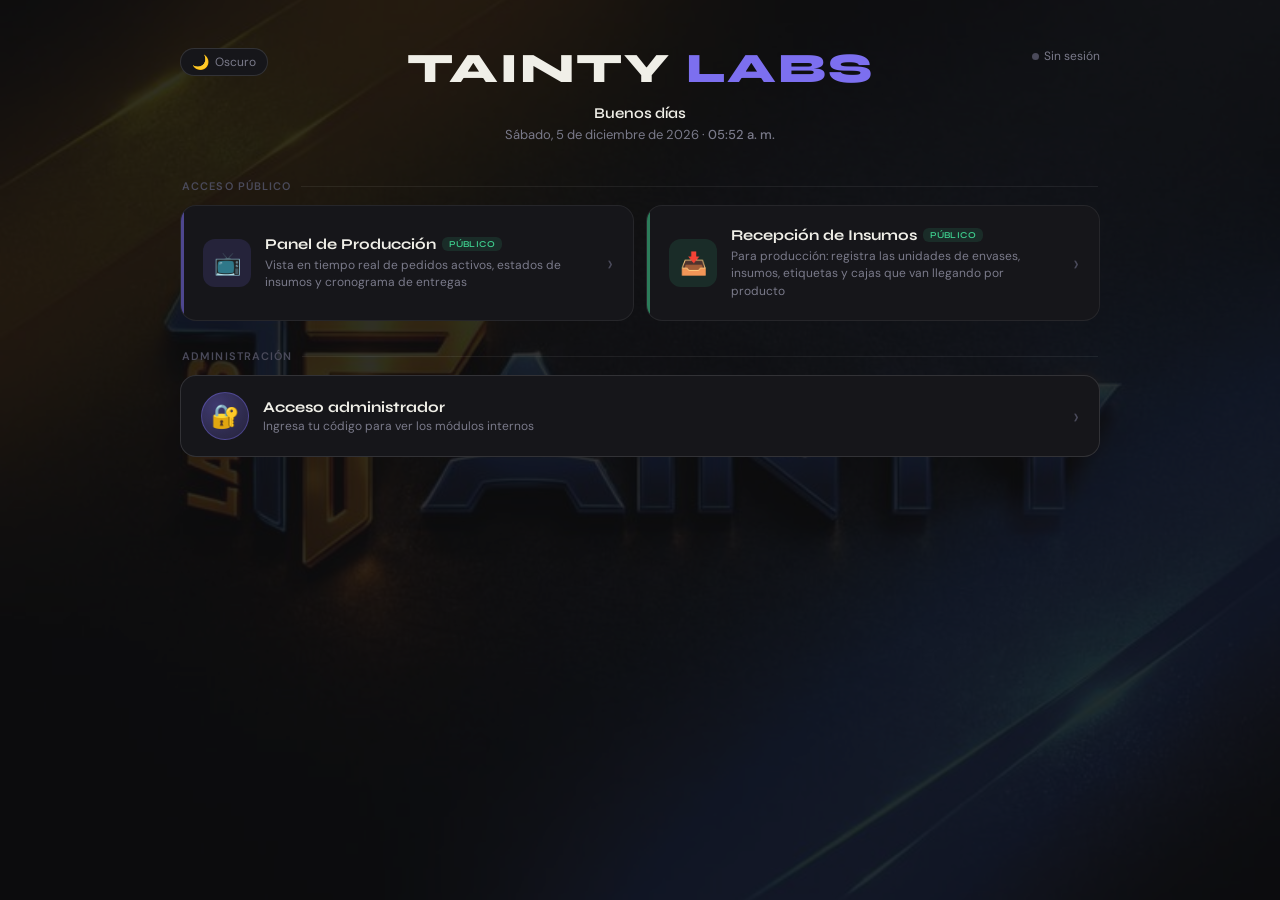
<file: index.html>
<!DOCTYPE html>
<html lang="es">
<head>
<meta charset="UTF-8">
<meta name="viewport" content="width=device-width, initial-scale=1.0">
<!-- PWA (app instalable) -->
<meta name="theme-color" content="#0d0d0f">
<meta name="mobile-web-app-capable" content="yes">
<meta name="apple-mobile-web-app-capable" content="yes">
<meta name="apple-mobile-web-app-status-bar-style" content="black">
<meta name="apple-mobile-web-app-title" content="Tainty">
<link rel="manifest" href="./manifest.json">
<link rel="apple-touch-icon" href="./assets/icons/apple-touch-icon.png">
<link rel="icon" type="image/png" sizes="192x192" href="./assets/icons/icon-192.png">
<title>Tainty Labs · Sistema de Gestión</title>
<link href="https://fonts.googleapis.com/css2?family=Syne:wght@400;600;700;800&family=DM+Sans:wght@400;500&display=swap" rel="stylesheet">
<script>/* Tema claro/oscuro compartido · se aplica antes de pintar (sin parpadeo) */
(function(){
  function apply(t){
    document.documentElement.setAttribute('data-theme', t==='light'?'light':'dark');
    var m=document.querySelector('meta[name="theme-color"]');
    if(m) m.setAttribute('content', t==='light'?'#f3f3f6':'#0d0d0f');
  }
  var saved='dark';
  try{ saved=localStorage.getItem('tainty_theme')||'dark'; }catch(e){}
  apply(saved);
  window.taintyTheme={
    get:function(){try{return localStorage.getItem('tainty_theme')||'dark';}catch(e){return'dark';}},
    set:function(t){try{localStorage.setItem('tainty_theme',t);}catch(e){}apply(t);},
    toggle:function(){var n=this.get()==='light'?'dark':'light';this.set(n);return n;}
  };
})();
</script>
<link rel="stylesheet" href="./assets/common.css">
<style>
html,body{height:100%}
body{overflow-y:scroll;padding:3rem 1rem 4rem}
.wrap{position:relative;z-index:1;max-width:920px;margin:0 auto}

/* ---------- Header ---------- */
.header{text-align:center;margin-bottom:2.25rem;position:relative}
.logo{font-family:'Syne',sans-serif;font-size:42px;font-weight:800;letter-spacing:.04em;text-transform:uppercase;color:var(--text);line-height:1}
.logo span{color:var(--purple)}
.greeting{font-family:'Syne',sans-serif;font-size:15px;font-weight:600;color:var(--text);margin-top:14px}
.tagline{font-size:13px;color:var(--muted);margin-top:4px;font-variant-numeric:tabular-nums}
.tagline b{color:var(--muted);font-weight:500}
.session-bar{position:absolute;top:0;right:0;display:flex;align-items:center;gap:8px;font-size:12px;color:var(--muted)}
.session-bar button{font-size:11px;padding:4px 10px;border-radius:8px;border:1px solid var(--border2);background:transparent;color:var(--muted);cursor:pointer;transition:all .15s}
.session-bar button:hover{color:var(--text);border-color:var(--red);background:var(--red-dim)}
/* Botón de tema claro/oscuro (arriba a la izquierda del header). */
.theme-toggle{position:absolute;top:0;left:0;display:inline-flex;align-items:center;gap:6px;font-size:12px;padding:5px 11px;border-radius:20px;border:1px solid var(--border2);background:var(--surface);color:var(--muted);cursor:pointer;transition:all .15s;font-family:'DM Sans',sans-serif}
.theme-toggle:hover{color:var(--text);border-color:var(--purple);background:var(--surface2)}
.theme-toggle .ic{font-size:14px;line-height:1}
.dot-live{display:inline-block;width:7px;height:7px;border-radius:50%;margin-right:5px;vertical-align:middle}
.dot-on{background:var(--green);box-shadow:0 0 0 0 rgba(62,207,142,.6);animation:pulse 2s infinite}
.dot-off{background:var(--hint)}
@keyframes pulse{0%{box-shadow:0 0 0 0 rgba(62,207,142,.5)}70%{box-shadow:0 0 0 6px rgba(62,207,142,0)}100%{box-shadow:0 0 0 0 rgba(62,207,142,0)}}

/* ---------- Section labels ---------- */
.section-label{display:flex;align-items:center;gap:10px;font-size:11px;font-weight:600;letter-spacing:.1em;text-transform:uppercase;color:var(--hint);margin:0 2px 12px}
.section-label::after{content:'';flex:1;height:1px;background:var(--border)}
.section-label.has-top{margin-top:1.75rem}

/* ---------- Grid + cards ---------- */
.grid{display:grid;grid-template-columns:repeat(2,1fr);gap:12px}
.card{
  position:relative;display:flex;align-items:center;gap:14px;
  background:var(--surface);border:1px solid var(--border);
  border-radius:16px;padding:1.25rem 1.25rem 1.25rem 1.4rem;
  text-decoration:none;color:var(--text);cursor:pointer;overflow:hidden;
  transition:transform .18s cubic-bezier(.2,.7,.3,1),border-color .18s,background .18s,box-shadow .18s;
  --accent:var(--purple);--accent-dim:var(--purple-dim);
}
.card::before{content:'';position:absolute;left:0;top:0;bottom:0;width:3px;background:var(--accent);opacity:.55;transition:opacity .18s,width .18s}
.card:hover{border-color:var(--accent);background:var(--surface2);transform:translateY(-3px);box-shadow:0 10px 28px -12px var(--accent-dim),0 0 0 1px var(--accent-dim)}
.card:hover::before{opacity:1;width:4px}
.card:active{transform:translateY(-1px)}

.c-purple{--accent:var(--purple);--accent-dim:var(--purple-dim)}
.c-green{--accent:var(--green);--accent-dim:var(--green-dim)}
.c-amber{--accent:var(--amber);--accent-dim:var(--amber-dim)}
.c-red{--accent:var(--red);--accent-dim:var(--red-dim)}
.c-teal{--accent:var(--teal);--accent-dim:var(--teal-dim)}
.c-blue{--accent:var(--blue);--accent-dim:var(--blue-dim)}

.card-icon{
  width:48px;height:48px;border-radius:12px;display:flex;align-items:center;justify-content:center;
  font-size:22px;flex-shrink:0;background:var(--accent-dim);
  transition:transform .18s,box-shadow .18s;
}
.card:hover .card-icon{transform:scale(1.06);box-shadow:0 0 18px -2px var(--accent-dim)}
.card-body{flex:1;min-width:0}
.card-title{font-family:'Syne',sans-serif;font-size:15px;font-weight:700;margin-bottom:4px;display:flex;align-items:center;gap:6px;flex-wrap:wrap}
.card-desc{font-size:12px;color:var(--muted);line-height:1.45}
.card-arrow{font-size:22px;color:var(--hint);flex-shrink:0;transition:transform .18s,color .18s}
.card:hover .card-arrow{color:var(--accent);transform:translateX(4px)}

.card-public-badge{font-size:9px;padding:2px 7px;border-radius:6px;background:var(--green-dim);color:var(--green);text-transform:uppercase;letter-spacing:.04em;font-weight:600}

/* Locked state */
.card.locked{cursor:not-allowed;pointer-events:none}
.card.locked .card-icon{filter:grayscale(.7);opacity:.5}
.card.locked .card-title,.card.locked .card-desc{opacity:.5}
.card.locked::before{opacity:.15}
.card.locked .card-arrow{display:none}
.card-lock{display:none;align-items:center;gap:4px;font-size:10px;font-weight:600;color:var(--hint);border:1px solid var(--border2);border-radius:20px;padding:3px 9px;flex-shrink:0;white-space:nowrap}
.card.locked .card-lock{display:inline-flex}

/* Entrance animation */
@keyframes cardIn{from{opacity:0;transform:translateY(12px)}to{opacity:1;transform:translateY(0)}}
.anim .card{opacity:0;animation:cardIn .5s cubic-bezier(.2,.7,.3,1) forwards}
.anim .card:nth-child(1){animation-delay:.04s}
.anim .card:nth-child(2){animation-delay:.10s}
.anim .card:nth-child(3){animation-delay:.16s}
.anim .card:nth-child(4){animation-delay:.22s}
.anim .card:nth-child(5){animation-delay:.28s}
.anim .card:nth-child(6){animation-delay:.34s}
@media(prefers-reduced-motion:reduce){
  .anim .card{opacity:1;animation:none}
  .card,.card-icon,.card-arrow{transition:none}
}

.guest-hint{text-align:center;font-size:12px;color:var(--hint);margin-top:1.5rem}
.guest-hint a{color:var(--purple);text-decoration:none}
.guest-hint a:hover{text-decoration:underline}

/* ---------- Acceso administrador (abre el PIN) ---------- */
.admin-access{
  width:100%;display:flex;align-items:center;gap:14px;
  background:var(--surface);border:1px solid var(--border2);
  border-radius:16px;padding:1rem 1.25rem;cursor:pointer;
  color:var(--text);font-family:'DM Sans',sans-serif;text-align:left;
  transition:transform .18s cubic-bezier(.2,.7,.3,1),border-color .18s,background .18s,box-shadow .18s;
}
.admin-access:hover{border-color:var(--purple);background:var(--surface2);transform:translateY(-2px);box-shadow:0 10px 28px -12px var(--purple-dim),0 0 0 1px var(--purple-dim)}
.admin-access:active{transform:translateY(0)}
.admin-avatar{
  width:48px;height:48px;border-radius:50%;flex-shrink:0;
  display:flex;align-items:center;justify-content:center;font-size:23px;
  background:radial-gradient(circle at 32% 28%,rgba(124,111,239,.4),var(--purple-dim));
  border:1px solid rgba(124,111,239,.4);
}
.admin-text{flex:1;min-width:0;display:flex;flex-direction:column;gap:2px}
.admin-title{font-family:'Syne',sans-serif;font-size:15px;font-weight:700}
.admin-sub{font-size:12px;color:var(--muted)}
.admin-access .card-arrow{font-size:22px;color:var(--hint);flex-shrink:0;transition:transform .18s,color .18s}
.admin-access:hover .card-arrow{color:var(--purple);transform:translateX(4px)}

/* Botón de cerrar el overlay del PIN */
.pin-close{
  position:absolute;top:14px;right:16px;
  background:none;border:none;color:var(--muted);
  font-size:19px;cursor:pointer;padding:4px 8px;line-height:1;border-radius:8px;
}
.pin-close:hover{color:var(--text)}

/* PIN unlock success flourish */
.pin-card.success{animation:popOk .35s ease}
@keyframes popOk{0%{transform:scale(1)}45%{transform:scale(1.04)}100%{transform:scale(1)}}
.pin-dot.ok{background:var(--green);border-color:var(--green)}

@media(max-width:640px){
  body{padding:2rem .75rem 3rem}
  .logo{font-size:28px}
  .grid{grid-template-columns:1fr;gap:8px}
  .card{padding:1rem 1rem 1rem 1.15rem}
  .card-icon{width:40px;height:40px;font-size:18px}
  .card-title{font-size:14px}
  .session-bar{position:static;justify-content:center;margin-top:12px}
  .theme-toggle{position:static;margin:0 auto 10px;display:inline-flex}
}
@media(min-width:641px) and (max-width:800px){
  .grid{grid-template-columns:repeat(2,1fr)}
}
</style>
<script src="./assets/auth.js"></script>
</head>
<body>

<!-- LOGIN OVERLAY (oculto por defecto; se abre desde "Acceso administrador") -->
<div class="pin-overlay hidden" id="pin-overlay">
  <div class="pin-card" id="pin-card">
    <button class="pin-close" onclick="cerrarAdmin()" aria-label="Cerrar">&#10005;</button>
    <div class="pin-logo">Tainty <span>Labs</span></div>
    <div class="pin-sub">Acceso administrador · ingresa tu código</div>
    <div class="pin-dots" id="pin-dots-wrap">
      <div class="pin-dot" id="pd0"></div>
      <div class="pin-dot" id="pd1"></div>
      <div class="pin-dot" id="pd2"></div>
      <div class="pin-dot" id="pd3"></div>
      <div class="pin-dot" id="pd4"></div>
      <div class="pin-dot" id="pd5"></div>
    </div>
    <div class="pin-grid">
      <button class="pin-key" onclick="pp('1')">1</button>
      <button class="pin-key" onclick="pp('2')">2</button>
      <button class="pin-key" onclick="pp('3')">3</button>
      <button class="pin-key" onclick="pp('4')">4</button>
      <button class="pin-key" onclick="pp('5')">5</button>
      <button class="pin-key" onclick="pp('6')">6</button>
      <button class="pin-key" onclick="pp('7')">7</button>
      <button class="pin-key" onclick="pp('8')">8</button>
      <button class="pin-key" onclick="pp('9')">9</button>
      <button class="pin-clear" onclick="pc()">&#9003;</button>
      <button class="pin-key" onclick="pp('0')">0</button>
      <div></div>
    </div>
    <div class="pin-err" id="pin-err"></div>
  </div>
</div>

<div class="wrap">
  <div class="header">
    <button class="theme-toggle" id="theme-toggle" onclick="cambiarTema()" aria-label="Cambiar tema claro u oscuro">
      <span class="ic" id="theme-ic">🌙</span><span id="theme-label">Oscuro</span>
    </button>
    <div class="logo">Tainty <span>Labs</span></div>
    <div class="greeting" id="greeting">Bienvenido</div>
    <div class="tagline" id="clock">Sistema de gestión</div>
    <div class="session-bar" id="session-bar"></div>
  </div>

  <div class="section-label">Acceso público</div>
  <div class="grid anim">
    <a class="card c-purple" href="./panel_produccion_tainty.html">
      <div class="card-icon">📺</div>
      <div class="card-body">
        <div class="card-title">Panel de Producción <span class="card-public-badge">público</span></div>
        <div class="card-desc">Vista en tiempo real de pedidos activos, estados de insumos y cronograma de entregas</div>
      </div>
      <div class="card-arrow">›</div>
    </a>
    <a class="card c-green" href="./recepcion_tainty.html">
      <div class="card-icon">📥</div>
      <div class="card-body">
        <div class="card-title">Recepción de Insumos <span class="card-public-badge">público</span></div>
        <div class="card-desc">Para producción: registra las unidades de envases, insumos, etiquetas y cajas que van llegando por producto</div>
      </div>
      <div class="card-arrow">›</div>
    </a>
  </div>

  <!-- Acceso administrador: abre el teclado del PIN. Se oculta si ya hay sesión. -->
  <div class="section-label has-top" id="label-admin">Administración</div>
  <button class="admin-access" id="admin-access" onclick="abrirAdmin()">
    <span class="admin-avatar">🔐</span>
    <span class="admin-text">
      <span class="admin-title">Acceso administrador</span>
      <span class="admin-sub">Ingresa tu código para ver los módulos internos</span>
    </span>
    <span class="card-arrow">›</span>
  </button>

  <!-- Módulos internos: ocultos hasta ingresar el código de administrador. -->
  <div id="seccion-admin" style="display:none">
  <div class="section-label has-top">Gestión interna</div>
  <div class="grid anim" id="grid-modulos">
    <a class="card c-green needs-login" href="./formulario_tainty.html">
      <div class="card-icon">📋</div>
      <div class="card-body">
        <div class="card-title">Registro de Pedidos</div>
        <div class="card-desc">Formulario inteligente con precio sugerido automático y registro directo a Google Sheets</div>
      </div>
      <div class="card-arrow">›</div>
      <span class="card-lock">🔒 Requiere PIN</span>
    </a>
    <a class="card c-amber needs-login" href="./dashboard.html">
      <div class="card-icon">📊</div>
      <div class="card-body">
        <div class="card-title">Dashboard Analytics</div>
        <div class="card-desc">Ventas por mes, top productos, top clientes y comparativas históricas</div>
      </div>
      <div class="card-arrow">›</div>
      <span class="card-lock">🔒 Requiere PIN</span>
    </a>
    <a class="card c-red needs-login" href="./pagos_tainty.html">
      <div class="card-icon">💳</div>
      <div class="card-body">
        <div class="card-title">Gestión de Pagos</div>
        <div class="card-desc">Control de abonos, montos pendientes y registro de pagos por cliente</div>
      </div>
      <div class="card-arrow">›</div>
      <span class="card-lock">🔒 Requiere PIN</span>
    </a>
    <a class="card c-purple needs-login" href="./cotizacion_tainty.html">
      <div class="card-icon">🧾</div>
      <div class="card-body">
        <div class="card-title">Cotizaciones Rápidas</div>
        <div class="card-desc">Arma cotizaciones con precios del historial, suma IGV opcional y descarga el PDF listo para enviar</div>
      </div>
      <div class="card-arrow">›</div>
      <span class="card-lock">🔒 Requiere PIN</span>
    </a>
    <a class="card c-teal needs-login" href="./costeo_tainty.html">
      <div class="card-icon">🧮</div>
      <div class="card-body">
        <div class="card-title">Costeo &amp; Compras</div>
        <div class="card-desc">Genera listas de compras por proveedor, calcula costos por producto y gestiona el catálogo de insumos</div>
      </div>
      <div class="card-arrow">›</div>
      <span class="card-lock">🔒 Requiere PIN</span>
    </a>
    <a class="card c-blue needs-login" href="./gestion_tainty.html">
      <div class="card-icon">⚙️</div>
      <div class="card-body">
        <div class="card-title">Gestión de Insumos</div>
        <div class="card-desc">Actualiza el estado de cada insumo por pedido: pendiente, en compra, en producción, en camino o en oficina</div>
      </div>
      <div class="card-arrow">›</div>
      <span class="card-lock">🔒 Requiere PIN</span>
    </a>
  </div>
  </div><!-- /#seccion-admin -->
</div>

<script>
const PIN_LEN = 6;
let pinBuf = '';
let pinLocked = false; // bloquea input durante validación/animación

function pp(d) {
  if (pinLocked || pinBuf.length >= PIN_LEN) return;
  pinBuf += d;
  updDots();
  if (pinBuf.length === PIN_LEN) {
    pinLocked = true;
    setTimeout(() => {
      if (login(pinBuf)) {
        onPinOk();
      } else {
        onPinErr();
      }
    }, 100);
  }
}
function pc() { if (pinLocked) return; pinBuf = pinBuf.slice(0, -1); updDots(); }
function updDots() {
  for (let i = 0; i < PIN_LEN; i++) {
    const d = document.getElementById('pd' + i);
    if (d) d.classList.toggle('filled', i < pinBuf.length);
  }
}

function onPinOk() {
  const card = document.getElementById('pin-card');
  document.querySelectorAll('.pin-dot').forEach(d => { d.classList.remove('filled'); d.classList.add('ok'); });
  card.classList.add('success');
  setTimeout(() => {
    document.getElementById('pin-overlay').classList.add('hidden');
    card.classList.remove('success');
    document.querySelectorAll('.pin-dot').forEach(d => d.classList.remove('ok'));
    renderEstadoSesion();
  }, 380);
}

/** Abre el teclado del PIN (desde el botón "Acceso administrador"). */
function abrirAdmin() {
  pinBuf = '';
  pinLocked = false;
  updDots();
  document.getElementById('pin-err').textContent = '';
  document.getElementById('pin-overlay').classList.remove('hidden');
}

/** Cierra el teclado del PIN sin iniciar sesión. */
function cerrarAdmin() {
  pinBuf = '';
  pinLocked = false;
  updDots();
  document.getElementById('pin-overlay').classList.add('hidden');
}

function onPinErr() {
  document.querySelectorAll('.pin-dot').forEach(d => d.classList.add('error'));
  document.getElementById('pin-err').textContent = 'PIN incorrecto';
  setTimeout(() => {
    pinBuf = '';
    pinLocked = false;
    updDots();
    document.querySelectorAll('.pin-dot').forEach(d => d.classList.remove('error'));
    document.getElementById('pin-err').textContent = '';
  }, 800);
}

// Soporte de teclado físico para el PIN (números, Backspace, Escape)
document.addEventListener('keydown', (e) => {
  const overlay = document.getElementById('pin-overlay');
  if (!overlay || overlay.classList.contains('hidden')) return;
  if (e.key >= '0' && e.key <= '9') { pp(e.key); e.preventDefault(); }
  else if (e.key === 'Backspace') { pc(); e.preventDefault(); }
});

/**
 * Renderiza la barra superior con el estado de sesión y bloquea visualmente
 * los módulos que requieren login si no hay sesión activa.
 */
function renderEstadoSesion() {
  const logged = isLoggedIn();
  const bar = document.getElementById('session-bar');
  bar.innerHTML = logged
    ? `<span style="color:var(--green)"><span class="dot-live dot-on"></span>Sesión activa</span><button onclick="cerrarSesion()">Cerrar sesión</button>`
    : `<span style="color:var(--muted)"><span class="dot-live dot-off"></span>Sin sesión</span>`;
  document.querySelectorAll('.card.needs-login').forEach(c => {
    c.classList.toggle('locked', !logged);
  });
  // Con sesión: se muestran los módulos internos y se oculta el acceso admin.
  // Sin sesión: solo los accesos públicos + el botón para ingresar el código.
  document.getElementById('seccion-admin').style.display = logged ? '' : 'none';
  document.getElementById('admin-access').style.display = logged ? 'none' : '';
  document.getElementById('label-admin').style.display = logged ? 'none' : '';
}

/** Saludo según la hora + fecha/hora en vivo. */
function tickReloj() {
  const now = new Date();
  const h = now.getHours();
  const saludo = h < 12 ? 'Buenos días' : (h < 19 ? 'Buenas tardes' : 'Buenas noches');
  const g = document.getElementById('greeting');
  if (g) g.textContent = saludo;
  const fecha = now.toLocaleDateString('es-PE', { weekday:'long', day:'numeric', month:'long', year:'numeric' });
  const hora = now.toLocaleTimeString('es-PE', { hour:'2-digit', minute:'2-digit' });
  const cap = fecha.charAt(0).toUpperCase() + fecha.slice(1);
  const c = document.getElementById('clock');
  if (c) c.innerHTML = `${cap} &middot; <b>${hora}</b>`;
}
tickReloj();
setInterval(tickReloj, 30000);

// Estado inicial: si ya hay sesión, ocultar el overlay; sino dejarlo visible
if (isLoggedIn()) {
  document.getElementById('pin-overlay').classList.add('hidden');
}
renderEstadoSesion();

/* ---------- Tema claro / oscuro ----------
   El tema se aplica desde el script compartido del <head> (antes de pintar).
   Aquí solo cambiamos la preferencia y refrescamos el texto/ícono del botón.
   Como la preferencia vive en localStorage, todos los módulos la respetan. */
function pintarBotonTema(){
  var t = window.taintyTheme ? window.taintyTheme.get() : 'dark';
  var ic = document.getElementById('theme-ic');
  var lb = document.getElementById('theme-label');
  if (ic) ic.textContent = t === 'light' ? '☀️' : '🌙';
  if (lb) lb.textContent = t === 'light' ? 'Claro' : 'Oscuro';
}
function cambiarTema(){
  if (window.taintyTheme) window.taintyTheme.toggle();
  pintarBotonTema();
}
pintarBotonTema();
</script>
<script>
/* Registro del Service Worker · PWA Tainty */
if ('serviceWorker' in navigator) {
  window.addEventListener('load', function () {
    navigator.serviceWorker.register('./sw.js').catch(function (e) {
      console.warn('SW no registrado:', e);
    });
  });
}
</script>
</body>
</html>
</file>
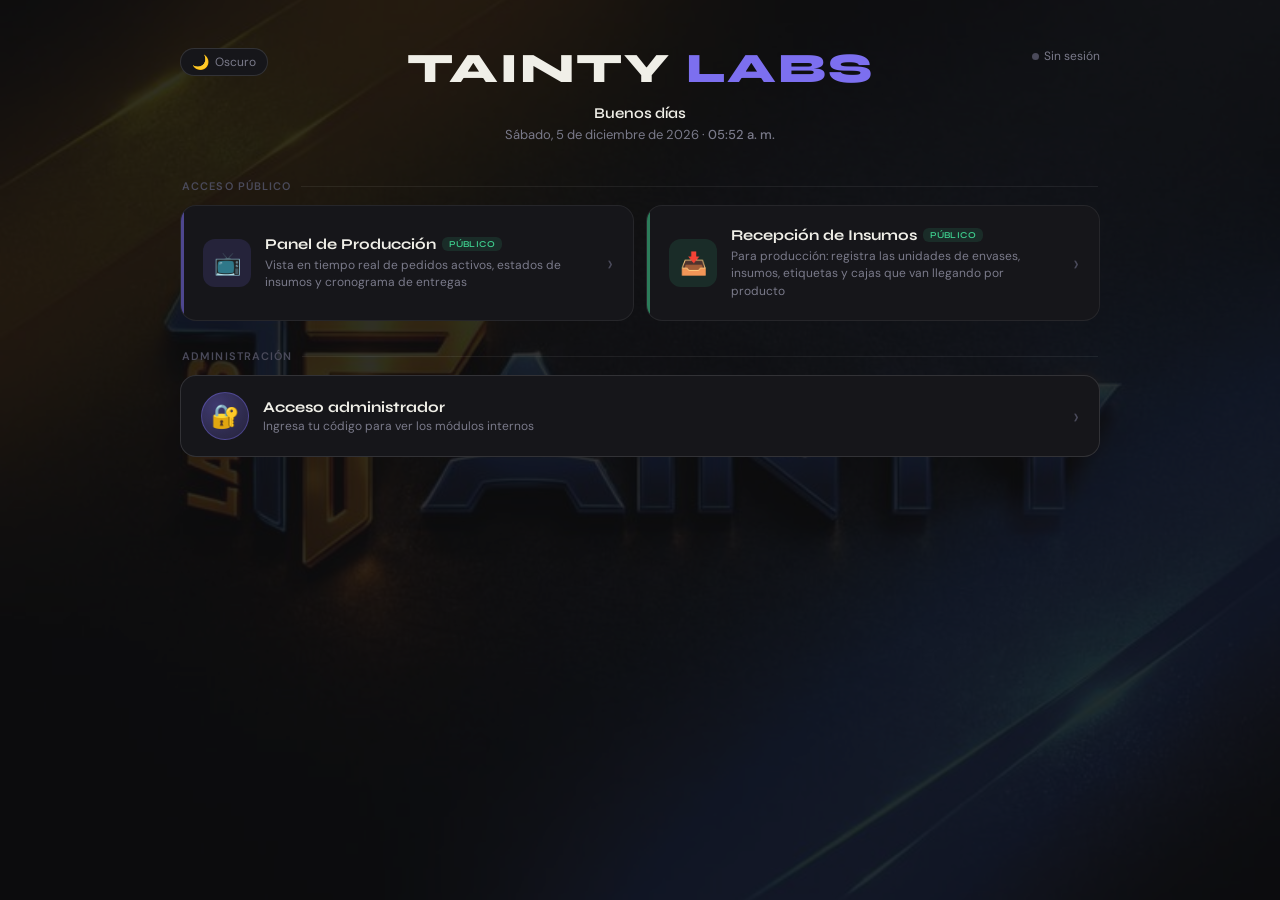
<file: costeo_tainty.html>
<!DOCTYPE html>
<html lang="es">
<head>
<meta charset="UTF-8">
<meta name="viewport" content="width=device-width, initial-scale=1.0">
<!-- PWA (app instalable) -->
<meta name="theme-color" content="#0d0d0f">
<meta name="mobile-web-app-capable" content="yes">
<meta name="apple-mobile-web-app-capable" content="yes">
<meta name="apple-mobile-web-app-status-bar-style" content="black">
<meta name="apple-mobile-web-app-title" content="Tainty">
<link rel="manifest" href="./manifest.json">
<link rel="apple-touch-icon" href="./assets/icons/apple-touch-icon.png">
<link rel="icon" type="image/png" sizes="192x192" href="./assets/icons/icon-192.png">
<title>Costeo &amp; Compras · Tainty Labs</title>
<link href="https://fonts.googleapis.com/css2?family=Syne:wght@400;600;700;800&family=DM+Sans:wght@400;500&family=DM+Mono:wght@400;500&display=swap" rel="stylesheet">
<script>/* Tema claro/oscuro compartido · se aplica antes de pintar (sin parpadeo) */
(function(){
  function apply(t){
    document.documentElement.setAttribute('data-theme', t==='light'?'light':'dark');
    var m=document.querySelector('meta[name="theme-color"]');
    if(m) m.setAttribute('content', t==='light'?'#f3f3f6':'#0d0d0f');
  }
  var saved='dark';
  try{ saved=localStorage.getItem('tainty_theme')||'dark'; }catch(e){}
  apply(saved);
  window.taintyTheme={
    get:function(){try{return localStorage.getItem('tainty_theme')||'dark';}catch(e){return'dark';}},
    set:function(t){try{localStorage.setItem('tainty_theme',t);}catch(e){}apply(t);},
    toggle:function(){var n=this.get()==='light'?'dark':'light';this.set(n);return n;}
  };
})();
</script>
<link rel="stylesheet" href="./assets/common.css">
<style>
/* TOPBAR */
.topbar-right{display:flex;align-items:center;gap:8px}
/* TABS */
.tabs-nav{display:flex;background:var(--surface);border-bottom:1px solid var(--border);position:sticky;top:0;z-index:9}
.tabs-nav.stuck{box-shadow:0 6px 16px -10px rgba(0,0,0,.5)}
.tab-btn{font-family:'DM Sans',sans-serif;font-size:13px;font-weight:500;padding:12px 20px;border:none;background:transparent;color:var(--muted);cursor:pointer;border-bottom:2px solid transparent;transition:all .15s;white-space:nowrap}
.tab-btn.active{color:var(--purple);border-bottom-color:var(--purple)}
.tab-count{display:inline-flex;align-items:center;justify-content:center;min-width:18px;height:18px;padding:0 5px;margin-left:7px;border-radius:10px;background:var(--purple-dim);color:var(--purple);font-family:'DM Mono',monospace;font-size:11px;font-weight:500;line-height:1;vertical-align:middle}
.tab-btn.active .tab-count{background:var(--purple);color:#fff}
.tab-content{display:none;padding:1.5rem;position:relative;z-index:1}
.tab-content.active{display:block}
/* GUIA DE PASOS (estado vacío) */
.guia-pasos{display:flex;gap:10px;margin-bottom:1.25rem;flex-wrap:wrap}
.guia-paso{flex:1;min-width:190px;display:flex;align-items:flex-start;gap:11px;background:var(--surface);border:1px solid var(--border);border-radius:12px;padding:.85rem 1rem}
.guia-num{flex-shrink:0;width:24px;height:24px;border-radius:50%;background:var(--purple-dim);color:var(--purple);font-family:'Syne',sans-serif;font-weight:700;font-size:13px;display:flex;align-items:center;justify-content:center}
.guia-t{font-size:13px;font-weight:600;color:var(--text);margin-bottom:2px}
.guia-s{font-size:11px;color:var(--muted);line-height:1.4}
@media(max-width:640px){.guia-paso{min-width:100%}}
/* BARRA TOTAL FIJA */
body.has-barra{padding-bottom:76px}
.barra-total{position:fixed;left:0;right:0;bottom:0;z-index:20;display:none;align-items:center;justify-content:space-between;gap:12px;padding:12px 1.5rem;background:var(--surface);border-top:1px solid var(--border2);box-shadow:0 -8px 24px -14px rgba(0,0,0,.7);flex-wrap:wrap}
.barra-total.show{display:flex;animation:barraUp .2s ease}
@keyframes barraUp{from{transform:translateY(100%)}to{transform:translateY(0)}}
.barra-total-info{display:flex;align-items:baseline;gap:10px;flex-wrap:wrap}
.barra-total-val{font-family:'DM Mono',monospace;font-size:18px;font-weight:500;color:var(--amber)}
.barra-total-sub{font-size:12px;color:var(--muted)}
.btn-copy.copiado{background:var(--green);color:#fff;border-color:var(--green)}
@media(max-width:640px){.barra-total{padding:10px 1rem}.barra-total-val{font-size:16px}.barra-total .btn-primary{padding:9px 16px;font-size:13px}}
/* CARDS */
.section-title{font-family:'Syne',sans-serif;font-size:16px;font-weight:700;margin-bottom:4px}
.section-sub{font-size:13px;color:var(--muted);margin-bottom:1.25rem}
.card{background:var(--surface);border:1px solid var(--border);border-radius:14px;padding:1.25rem;margin-bottom:12px}
/* PEDIDO SELECTOR */
.pedido-grid{display:grid;grid-template-columns:repeat(auto-fill,minmax(280px,1fr));gap:10px;margin-bottom:1.25rem}
.pedido-card{background:var(--surface);border:1px solid var(--border);border-radius:12px;padding:1rem;cursor:pointer;transition:all .15s;position:relative}
.pedido-card:hover{border-color:var(--border2)}
.pedido-card.selected{border-color:var(--purple);background:var(--purple-dim)}
.pedido-card-check{position:absolute;top:10px;right:10px;width:20px;height:20px;border-radius:50%;border:2px solid var(--border2);background:transparent;display:flex;align-items:center;justify-content:center;font-size:11px;color:transparent}
.pedido-card.selected .pedido-card-check{background:var(--purple);border-color:var(--purple);color:#fff}
.pedido-num{font-family:'DM Mono',monospace;font-size:11px;color:var(--hint);margin-bottom:3px}
.pedido-prod{font-size:14px;font-weight:600;color:var(--text);margin-bottom:3px}
.pedido-cliente{font-size:12px;color:var(--muted)}
.pedido-qty{font-family:'DM Mono',monospace;font-size:13px;color:var(--amber);margin-top:4px}
/* ESCALA SELECTOR */
/* TABLA INSUMOS */
.table-wrap{background:var(--surface);border:1px solid var(--border);border-radius:14px;overflow:hidden;margin-bottom:1rem}
.table-scroll{overflow-x:auto}
table{width:100%;border-collapse:collapse;font-size:13px}
thead tr{background:var(--surface2);border-bottom:1px solid var(--border2)}
th{padding:10px 14px;text-align:left;font-size:11px;font-weight:500;color:var(--muted);text-transform:uppercase;letter-spacing:.06em;white-space:nowrap}
tbody tr{border-bottom:1px solid var(--border);transition:background .1s}
tbody tr:last-child{border:none}
tbody tr:hover{background:var(--surface2)}
td{padding:10px 14px;color:var(--text);white-space:nowrap}
.td-mono{font-family:'DM Mono',monospace;font-size:12px}
.td-muted{color:var(--muted);font-size:12px}
.proveedor-badge{font-size:11px;padding:2px 8px;border-radius:20px;background:var(--blue-dim);color:var(--blue);border:1px solid rgba(76,163,232,.2)}
/* RESUMEN PROVEEDOR */
.prov-card{background:var(--surface);border:1px solid var(--border);border-radius:14px;margin-bottom:12px;overflow:hidden}
.prov-header{padding:1rem 1.25rem;background:var(--surface2);border-bottom:1px solid var(--border);display:flex;align-items:center;justify-content:space-between}
.prov-name{font-family:'Syne',sans-serif;font-size:15px;font-weight:700;color:var(--text)}
.prov-total{font-family:'DM Mono',monospace;font-size:14px;color:var(--amber)}
.prov-body{padding:1rem 1.25rem}
.prov-item{display:flex;align-items:center;justify-content:space-between;padding:6px 0;border-bottom:1px solid var(--border);font-size:13px}
.prov-item:last-child{border:none}
.prov-item-name{color:var(--muted);flex:1}
.prov-item-qty{font-family:'DM Mono',monospace;color:var(--text);margin:0 12px}
.prov-item-cost{font-family:'DM Mono',monospace;color:var(--green)}
.btn-copy{font-size:11px;padding:4px 10px;border-radius:8px;border:1px solid rgba(62,207,142,.3);background:var(--green-dim);color:var(--green);cursor:pointer;transition:all .15s}
.btn-copy:hover{background:rgba(62,207,142,.2)}
/* Segmented toggle (Por proveedor / Por tipo) */
.seg-toggle{display:inline-flex;background:var(--surface);border:1px solid var(--border2);border-radius:10px;padding:3px;gap:2px}
.seg-btn{font-family:'DM Sans',sans-serif;font-size:12px;font-weight:500;padding:6px 12px;border:none;background:transparent;color:var(--muted);cursor:pointer;border-radius:7px;transition:all .15s;white-space:nowrap;display:inline-flex;align-items:center;gap:5px}
.seg-btn:hover{color:var(--text)}
.seg-btn.active{background:var(--purple-dim);color:var(--purple)}
/* MANUAL PEDIDO */
.manual-row{display:flex;gap:8px;align-items:flex-end;margin-bottom:8px;flex-wrap:wrap}
.sel{background:var(--surface);border:1px solid var(--border2);border-radius:10px;padding:9px 12px;font-family:'DM Sans',sans-serif;font-size:13px;color:var(--text);cursor:pointer;outline:none;flex:1;min-width:150px}
.sel:focus{border-color:var(--purple)}
.inp{background:var(--surface);border:1px solid var(--border2);border-radius:10px;padding:9px 12px;font-family:'DM Sans',sans-serif;font-size:13px;color:var(--text);outline:none;width:100px}
.inp:focus{border-color:var(--purple)}
.btn-add{padding:9px 16px;border-radius:10px;border:none;background:var(--purple);color:#fff;font-family:'DM Sans',sans-serif;font-size:13px;cursor:pointer;white-space:nowrap}
.btn-add:hover{opacity:.85}
.btn-primary{padding:10px 24px;border-radius:10px;border:none;background:var(--purple);color:#fff;font-family:'DM Sans',sans-serif;font-size:14px;font-weight:500;cursor:pointer;transition:opacity .15s}
.btn-primary:hover{opacity:.85}
.btn-secondary{padding:10px 20px;border-radius:10px;border:1px solid var(--border2);background:transparent;color:var(--muted);font-family:'DM Sans',sans-serif;font-size:14px;cursor:pointer}
.btn-danger{padding:6px 12px;border-radius:8px;border:1px solid rgba(232,82,74,.3);background:var(--red-dim);color:var(--red);font-family:'DM Sans',sans-serif;font-size:12px;cursor:pointer}
/* COSTO CARD */
.costo-grid{display:grid;grid-template-columns:repeat(4,1fr);gap:8px;margin-bottom:1rem}
.costo-card{background:var(--surface2);border:1px solid var(--border);border-radius:10px;padding:.75rem;text-align:center;transition:all .15s;position:relative;cursor:pointer;outline:none}
.costo-card:hover{border-color:var(--border2);transform:translateY(-1px)}
.costo-card:focus-visible{border-color:var(--amber)}
.costo-card.activa{border-color:var(--amber);background:var(--amber-dim);box-shadow:0 0 0 1px var(--amber) inset}
.costo-label{font-size:11px;color:var(--hint);margin-bottom:4px}
.costo-card.activa .costo-label{color:var(--amber);font-weight:600}
.costo-val{font-family:'DM Mono',monospace;font-size:16px;font-weight:500;color:var(--amber)}
.costo-unit{font-size:11px;color:var(--muted);margin-top:2px}
/* MINI-GRAFICO COSTO/UND POR ESCALA */
.cu-chart{background:var(--surface);border:1px solid var(--border);border-radius:14px;padding:14px 16px 10px;margin-bottom:1rem}
.cu-head{font-size:12px;color:var(--muted);margin-bottom:12px}
.cu-cols{display:flex;gap:10px;align-items:flex-end;height:92px}
.cu-col{flex:1;display:flex;flex-direction:column;justify-content:flex-end;align-items:center;height:100%;gap:5px}
.cu-bar{width:100%;max-width:54px;border-radius:6px 6px 0 0;background:var(--border2);transition:height .3s ease}
.cu-bar.activa{background:var(--amber)}
.cu-bar.mejor{background:var(--green)}
.cu-bar-val{font-family:'DM Mono',monospace;font-size:11px;color:var(--text);white-space:nowrap}
.cu-axis{display:flex;gap:10px;margin-top:6px}
.cu-axis>div{flex:1;text-align:center;font-size:11px;color:var(--muted)}
/* SPINNER */
.spinner{width:32px;height:32px;border:2px solid var(--border2);border-top-color:var(--purple);border-radius:50%;animation:spin .8s linear infinite;margin:2rem auto;display:block}
}
.empty{text-align:center;padding:2rem;color:var(--hint);font-size:14px}
/* TOAST */
/* CATALOGO */
.cat-controls{display:flex;gap:8px;align-items:center;flex-wrap:wrap;margin-bottom:1rem}
.cat-chip{font-size:12px;padding:8px 12px;border-radius:10px;border:1px solid var(--border2);background:transparent;color:var(--muted);cursor:pointer;transition:all .15s;white-space:nowrap}
.cat-chip:hover{color:var(--text)}
.cat-chip.active{background:var(--purple-dim);color:var(--purple);border-color:rgba(124,111,239,.3)}
.cat-chip.pend.active{background:var(--amber-dim);color:var(--amber);border-color:rgba(245,166,35,.3)}
.cat-sel{flex:0 1 auto;min-width:160px;padding:8px 10px;font-size:12px}
.cat-count{margin-left:auto;font-size:12px;color:var(--muted)}
.prod-accordion{background:var(--surface);border:1px solid var(--border);border-radius:12px;margin-bottom:8px;overflow:hidden}
.prod-acc-header{padding:1rem 1.25rem;display:flex;align-items:center;justify-content:space-between;cursor:pointer;transition:background .1s}
.prod-acc-header:hover{background:var(--surface2)}
.prod-acc-title{font-family:'Syne',sans-serif;font-size:14px;font-weight:700}
.prod-acc-meta{font-size:12px;color:var(--muted);display:flex;align-items:center;gap:8px}
.prod-acc-body{display:none;padding:0 1.25rem 1.25rem;border-top:1px solid var(--border)}
.prod-acc-body.open{display:block}
.field label{display:block;font-size:12px;font-weight:500;color:var(--muted);margin-bottom:5px;margin-top:10px}
.field input,.field select{width:100%;font-family:'DM Sans',sans-serif;font-size:13px;color:var(--text);background:var(--surface2);border:1px solid var(--border2);border-radius:8px;padding:8px 10px;outline:none}
.field input:focus{border-color:var(--purple)}
@media(max-width:640px){
  .prod-acc-header{flex-wrap:wrap;gap:6px}
  .costo-grid{grid-template-columns:1fr 1fr}
  .add-prod-form{flex-direction:column}
  .tab-btn{font-size:12px;padding:10px 14px}
.tab-content{padding:1rem}.costo-grid{grid-template-columns:repeat(2,1fr)}.pedido-grid{grid-template-columns:1fr}.manual-row{flex-direction:column}}
</style>
<script src="./assets/auth.js"></script>
<script src="./assets/config.js"></script>
<script src="./assets/common.js"></script>
</head>
<body>

<div class="topbar">
  <div class="logo">Tainty <span>Labs</span> &middot; Costeo</div>
  <div class="topbar-right">
    <a class="back-btn" href="./index.html">&#8592; Inicio</a>
    <button class="lock-btn" onclick="cerrarSesion()">&#128274; Salir</button>
  </div>
</div>

<div class="tabs-nav">
  <button class="tab-btn active" onclick="switchTab('compras',this)">&#128722; Lista de compras<span class="tab-count" id="tab-compras-count" style="display:none">0</span></button>
  <button class="tab-btn" onclick="switchTab('costeo',this)">&#128200; Costeo por producto</button>
  <button class="tab-btn" onclick="switchTab('catalogo',this)">&#128218; Catálogo de insumos</button>
</div>

<!-- TAB: LISTA DE COMPRAS -->
<div class="tab-content active" id="tab-compras">
  <div class="section-title">Generador de lista de compras</div>
  <div class="section-sub">Agrega los pedidos activos y genera automáticamente qué insumos comprar y a qué proveedor</div>

  <div class="guia-pasos" id="guia-compras">
    <div class="guia-paso"><div class="guia-num">1</div><div><div class="guia-t">Agrega pedidos</div><div class="guia-s">Carga los pedidos en cola o añádelos a mano por producto y cantidad.</div></div></div>
    <div class="guia-paso"><div class="guia-num">2</div><div><div class="guia-t">Revisa los insumos</div><div class="guia-s">Verás el total de cada insumo a comprar con su costo estimado.</div></div></div>
    <div class="guia-paso"><div class="guia-num">3</div><div><div class="guia-t">Copia por proveedor</div><div class="guia-s">Genera el pedido agrupado, listo para enviar por WhatsApp.</div></div></div>
  </div>

  <div class="card">
    <div style="display:flex;align-items:center;justify-content:space-between;margin-bottom:10px;flex-wrap:wrap;gap:8px">
      <div style="font-size:13px;font-weight:500;color:var(--text)">Agregar pedidos</div>
      <button class="btn-add" style="background:var(--blue);font-size:12px;padding:6px 14px" onclick="cargarPedidosCola()">&#128260; Cargar pedidos en cola</button>
    </div>
    <div id="pedidos-cola-wrap" style="display:none;margin-bottom:12px">
      <div style="font-size:12px;color:var(--muted);margin-bottom:8px">Selecciona los pedidos a procesar:</div>
      <div id="pedidos-cola-list" style="display:flex;flex-direction:column;gap:6px;max-height:250px;overflow-y:auto;margin-bottom:10px"></div>
      <div style="display:flex;gap:8px">
        <button class="btn-add" style="font-size:12px;padding:6px 14px" onclick="agregarPedidosSeleccionados()">+ Agregar seleccionados</button>
        <button class="btn-secondary" style="font-size:12px;padding:6px 14px" onclick="cerrarCola()">Cerrar</button>
      </div>
    </div>
    <div class="manual-row">
      <select class="sel" id="sel-producto"><option value="">Elige producto...</option></select>
      <input class="inp" type="number" id="inp-cantidad" placeholder="Und" min="1">
      <button class="btn-add" onclick="agregarPedidoManual()">+ Agregar</button>
    </div>
  </div>

  <div id="pedidos-lista" style="margin-bottom:1.25rem"></div>

  <div id="compras-result" style="display:none">
    <div style="display:flex;align-items:center;justify-content:space-between;margin-bottom:1rem;flex-wrap:wrap;gap:8px">
      <div>
        <div class="section-title">Insumos a comprar</div>
        <div style="font-size:12px;color:var(--muted)" id="compras-resumen"></div>
      </div>
      <div style="display:flex;gap:8px">
        <button class="btn-secondary" onclick="limpiarPedidos()">Limpiar todo</button>
        <button class="btn-primary" onclick="mostrarProveedores()">Ver por proveedor &#8594;</button>
      </div>
    </div>
    <div class="table-wrap">
      <div class="table-scroll">
        <table>
          <thead><tr><th>Insumo</th><th>Tipo</th><th>Cantidad total</th><th>Unidad</th><th>Costo estimado</th><th>Proveedor</th></tr></thead>
          <tbody id="compras-tabla"></tbody>
        </table>
      </div>
    </div>
  </div>

  <div id="proveedores-result" style="display:none">
    <div style="display:flex;align-items:center;justify-content:space-between;margin-bottom:1rem;flex-wrap:wrap;gap:8px">
      <div>
        <div class="section-title">Pedido por proveedor</div>
        <div style="font-size:12px;color:var(--muted)">Listo para enviar</div>
      </div>
      <div style="display:flex;align-items:center;gap:8px;flex-wrap:wrap">
        <div class="seg-toggle" id="orden-proveedores">
          <button class="seg-btn active" id="ord-prov" onclick="setOrdenProveedores('proveedor',this)">📦 Por proveedor</button>
          <button class="seg-btn" id="ord-tipo" onclick="setOrdenProveedores('tipo',this)">🧪 Por tipo</button>
          <button class="seg-btn" id="ord-producto" onclick="setOrdenProveedores('producto',this)">🧾 Por producto</button>
        </div>
        <button class="btn-copy" onclick="copiarTodo(this)" title="Copiar la lista completa: insumos, cápsulas, envases, etiquetas y cajas agrupadas por tipo">&#128203; Copiar todo</button>
        <button class="btn-secondary" onclick="volverAInsumos()">&#8592; Volver</button>
      </div>
    </div>
    <div id="proveedores-cards"></div>
    <div style="background:var(--surface);border:1px solid var(--border);border-radius:14px;padding:1.25rem;margin-top:12px">
      <div style="font-family:Syne,sans-serif;font-size:14px;font-weight:700;margin-bottom:8px">Resumen de costos</div>
      <div id="resumen-costos"></div>
    </div>
  </div>
</div>

<!-- TAB: COSTEO -->
<div class="tab-content" id="tab-costeo">
  <div class="section-title">Costeo por producto</div>
  <div class="section-sub">Selecciona un producto y toca una tarjeta de escala para ver su desglose de costos</div>
  <div style="display:flex;gap:10px;margin-bottom:1.25rem;flex-wrap:wrap">
    <select class="sel" id="sel-costeo-prod" onchange="renderCosteo()" style="flex:1;min-width:200px"><option value="">Elige producto...</option></select>
  </div>
  <div id="costeo-result" class="empty">Selecciona un producto para ver su costeo</div>
</div>

<!-- TAB: CATALOGO -->
<div class="tab-content" id="tab-catalogo">
  <div style="display:flex;align-items:center;justify-content:space-between;margin-bottom:4px;flex-wrap:wrap;gap:8px">
    <div><div class="section-title">Catálogo de insumos</div><div class="section-sub" style="margin:0">Gestiona los insumos por producto — se guarda en Google Sheets</div></div>
    <button class="btn-primary" onclick="abrirEditorProducto(null)">+ Nuevo producto</button>
  </div>
  <div style="margin:1rem 0 .75rem">
    <input style="width:100%;background:var(--surface);border:1px solid var(--border2);border-radius:10px;padding:9px 14px;font-family:DM Sans,sans-serif;font-size:13px;color:var(--text);outline:none" placeholder="Buscar producto..." id="cat-search" oninput="renderCatalogo()">
  </div>
  <div class="cat-controls">
    <select class="sel cat-sel" id="cat-orden" onchange="renderCatalogo()">
      <option value="nombre">Orden: Nombre (A-Z)</option>
      <option value="costo-desc">Orden: Costo (mayor)</option>
      <option value="costo-asc">Orden: Costo (menor)</option>
    </select>
    <button class="cat-chip" id="cat-chip-compacto" onclick="toggleCatCompacto(this)">&#9636; Vista compacta</button>
    <button class="cat-chip pend" id="cat-chip-pend" onclick="toggleCatPend(this)" style="display:none">&#9888; No sincronizados</button>
    <span class="cat-count" id="cat-count"></span>
  </div>
  <div id="catalogo-list"></div>
</div>

<!-- MODAL EDITOR PRODUCTO -->
<div style="position:fixed;inset:0;background:rgba(0,0,0,.8);z-index:50;display:flex;align-items:center;justify-content:center;opacity:0;pointer-events:none;transition:opacity .2s" id="modal-editor">
  <div style="background:var(--surface);border:1px solid var(--border2);border-radius:20px;padding:1.75rem;width:100%;max-width:680px;max-height:90vh;overflow-y:auto;margin:1rem">
    <div style="display:flex;align-items:center;justify-content:space-between;margin-bottom:1.25rem">
      <div>
        <div style="font-family:Syne,sans-serif;font-size:17px;font-weight:700" id="editor-title">Nuevo producto</div>
        <div style="font-size:12px;color:var(--muted);margin-top:2px">Los cambios se guardan en Google Sheets</div>
      </div>
      <button onclick="cerrarEditorProducto()" style="background:none;border:none;color:var(--muted);cursor:pointer;font-size:18px;padding:2px 6px">&#10005;</button>
    </div>

    <!-- Nombre producto -->
    <div style="margin-bottom:1.25rem">
      <label style="display:block;font-size:12px;font-weight:500;color:var(--muted);margin-bottom:5px">Nombre del producto *</label>
      <input id="editor-nombre" type="text" placeholder="Ej: KALLOS (100ml)" style="width:100%;background:var(--surface2);border:1px solid var(--border2);border-radius:8px;padding:9px 12px;font-family:DM Sans,sans-serif;font-size:14px;color:var(--text);outline:none">
    </div>

    <!-- Filas de insumos -->
    <div id="editor-insumos"></div>

    <!-- Sugerencias de proveedores por tipo (autocomplete del campo "Proveedor") -->
    <datalist id="proveedores-INSUMO-list"></datalist>
    <datalist id="proveedores-LAINA-list"></datalist>
    <datalist id="proveedores-CAPSULA-list"></datalist>
    <datalist id="proveedores-ENVASE-list"></datalist>
    <datalist id="proveedores-ETIQUETA-list"></datalist>
    <datalist id="proveedores-CAJA-list"></datalist>
    <!-- Sugerencias de insumos por tipo (autocomplete del campo "Descripción") -->
    <datalist id="insumos-INSUMO-list"></datalist>
    <datalist id="insumos-LAINA-list"></datalist>
    <datalist id="insumos-CAPSULA-list"></datalist>
    <datalist id="insumos-ENVASE-list"></datalist>
    <datalist id="insumos-ETIQUETA-list"></datalist>
    <datalist id="insumos-CAJA-list"></datalist>

    <div style="display:flex;gap:10px;margin-top:1.25rem;flex-wrap:wrap">
      <button onclick="cerrarEditorProducto()" style="flex:1;padding:10px;border-radius:10px;border:1px solid var(--border2);background:transparent;color:var(--muted);cursor:pointer;font-family:DM Sans,sans-serif;font-size:14px">Cancelar</button>
      <button id="btn-guardar-prod" onclick="guardarProductoSheets()" style="flex:2;padding:10px;border-radius:10px;border:none;background:var(--purple);color:#fff;cursor:pointer;font-family:DM Sans,sans-serif;font-size:14px;font-weight:500">Guardar en Sheets</button>
    </div>
  </div>
</div>

<div class="barra-total" id="barra-total">
  <div class="barra-total-info">
    <span class="barra-total-val" id="barra-total-val">S/ 0.00</span>
    <span class="barra-total-sub" id="barra-total-sub">0 insumos</span>
  </div>
  <button class="btn-primary" id="barra-total-btn" onclick="accionBarraTotal()">Ver por proveedor &#8594;</button>
</div>

<div class="toast" id="toast"></div>

<script>

// Auth gate: si no hay sesion, requireLogin redirige al index.
if (!requireLogin()) {
  // El navegador ya esta yendo al index; lo siguiente no se ejecuta.
} else {
  if (document.readyState === "loading") {
    document.addEventListener("DOMContentLoaded", () => cargarCatalogo());
  } else {
    cargarCatalogo();
  }
}
let catalogo = [], pedidosActivos = [], pedidosEnCola = [], escalaActual = 100;

function initDots() {
  const w = document.getElementById('pin-dots-wrap');
  w.innerHTML = Array.from({length:PIN_LEN}, (_,i) => `<div class="pin-dot" id="pd${i}"></div>`).join('');
}
function switchTab(id,btn) {
  document.querySelectorAll('.tab-content').forEach(t=>t.classList.remove('active'));
  document.querySelectorAll('.tab-btn').forEach(b=>b.classList.remove('active'));
  document.getElementById('tab-'+id).classList.add('active'); btn.classList.add('active');
  if(id==='catalogo') renderCatalogo();
  if(id==='costeo') renderCosteoSelects();
  if(id==='compras') actualizarBarraTotal(barraTotalModo); else actualizarBarraTotal('hidden');
}

// JSONP
// CARGAR DATOS
async function cargarCatalogo() {
  // Pintar al instante el catálogo guardado (si hay) mientras se refresca por detrás.
  let teniaLocal = false;
  try {
    const local = localStorage.getItem('tainty_catalogo');
    if (local) { catalogo = JSON.parse(local); poblarSelects(); renderCatalogo(); teniaLocal = true; }
  } catch(_) { /* localStorage corrupto: ignorar */ }
  try {
    if (!teniaLocal) document.getElementById('catalogo-list').innerHTML = '<div class="spinner"></div>';
    const res = await jsonp(COSTEO_URL + '?t=' + Date.now());
    if (res.success) {
      // New script returns res.data as parsed catalogo array
      const rawData = res.data || [];
      parsearDatos(rawData);
      poblarSelects();
      renderCatalogo();
    }
  } catch(e) {
    // Ya se pintó desde localStorage arriba; solo mostrar error si no había nada.
    if (!teniaLocal) document.getElementById('catalogo-list').innerHTML = '<div class="empty">No se pudo cargar el catálogo. Verifica la conexión.</div>';
  }
}

function parsearDatos(data) {
  // Antes de reemplazar el catalogo, rescatar productos local-only de localStorage
  // (productos cuyo guardado a Sheets falló y solo viven en el navegador).
  let pendientes = [];
  try {
    const raw = localStorage.getItem('tainty_catalogo');
    if (raw) {
      const prev = JSON.parse(raw);
      pendientes = prev.filter(p => p && p._localOnly);
    }
  } catch(_){ /* localStorage corrupto: ignorar */ }

  let nuevoCatalogo = [];
  // Nueva estructura: el script ya devuelve el catalogo parseado directamente
  if (Array.isArray(data) && data.length > 0 && data[0].nombre) {
    nuevoCatalogo = data;
  } else if (Array.isArray(data)) {
    // Estructura antigua de rows - parsear manualmente
    const map = {};
    for (let i = 1; i < data.length; i++) {
      const r = data[i];
      const producto = (r[0] || '').toString().trim();
      const tipo = (r[1] || '').toString().trim().toUpperCase();
      const nombre = (r[2] || '').toString().trim();
      const proveedor = (r[3] || '').toString().trim();
      const costoKg = parseFloat(r[4]) || 0;
      const kg100 = parseFloat(r[5]) || 0;
      const kg300 = parseFloat(r[6]) || 0;
      const kg500 = parseFloat(r[7]) || 0;
      const kg1000 = parseFloat(r[8]) || 0;
      if (!producto || !tipo || !nombre) continue;
      if (!map[producto]) map[producto] = { nombre: producto, insumos: [] };
      map[producto].insumos.push({
        tipo, nombre, proveedor, costoPorKg: costoKg,
        cantidades: { 100: kg100, 300: kg300, 500: kg500, 1000: kg1000 }
      });
    }
    nuevoCatalogo = Object.values(map).filter(p => p.insumos.length > 0);
  }

  // Reintegrar local-only: si el servidor ya tiene un producto con ese nombre
  // (porque se sincronizó en otra sesión), borramos la marca local.
  // Si no, los anteponemos al catalogo para que sigan visibles.
  const nombresServer = new Set(nuevoCatalogo.map(p => p.nombre));
  const localOnlyRestantes = pendientes.filter(p => !nombresServer.has(p.nombre));
  catalogo = [...localOnlyRestantes, ...nuevoCatalogo];

  localStorage.setItem('tainty_catalogo', JSON.stringify(catalogo));
  if (localOnlyRestantes.length > 0) {
    console.warn(`${localOnlyRestantes.length} producto(s) pendiente(s) de sincronizar:`, localOnlyRestantes.map(p=>p.nombre));
  }
  console.log('Catálogo cargado:', catalogo.length, 'productos');
}

function poblarSelects() {
  const opts = '<option value="">Elige producto...</option>' + catalogo.map(p=>`<option>${p.nombre}</option>`).join('');
  document.getElementById('sel-producto').innerHTML = opts;
  document.getElementById('sel-costeo-prod').innerHTML = opts;
}

// LISTA DE COMPRAS
function agregarPedidoManual() {
  const prod = document.getElementById('sel-producto').value;
  const qty = parseInt(document.getElementById('inp-cantidad').value) || 0;
  if (!prod || !qty) { mostrarToast('Elige producto y cantidad'); return; }
  pedidosActivos.push({ id: Date.now(), producto: prod, cantidad: qty });
  document.getElementById('inp-cantidad').value = '';
  renderPedidosLista();
  calcularCompras();
}

function eliminarPedido(id) {
  pedidosActivos = pedidosActivos.filter(p => p.id !== id);
  renderPedidosLista();
  calcularCompras();
}

function limpiarPedidos() {
  pedidosActivos = [];
  renderPedidosLista();
  document.getElementById('compras-result').style.display = 'none';
  document.getElementById('proveedores-result').style.display = 'none';
  actualizarBarraTotal('hidden');
}

// Mantiene el contador de la pestaña y el estado vacío guiado en sync
// con la cantidad de pedidos activos. Se llama desde renderPedidosLista,
// que a su vez se dispara en cada agregar/eliminar/limpiar.
function sincronizarEstadoCompras() {
  const n = pedidosActivos.length;
  const badge = document.getElementById('tab-compras-count');
  if (badge) { badge.textContent = n; badge.style.display = n > 0 ? 'inline-flex' : 'none'; }
  const guia = document.getElementById('guia-compras');
  if (guia) guia.style.display = n > 0 ? 'none' : 'flex';
}

// Barra de total fija (parte inferior). Modo:
//   'insumos'     → CTA "Ver por proveedor →"
//   'proveedores' → CTA "Copiar todo"
//   'hidden'      → oculta
let barraTotalModo = 'insumos';
function actualizarBarraTotal(modo) {
  const bar = document.getElementById('barra-total');
  if (!bar) return;
  const lista = window._insumosCalculados || [];
  const enCompras = document.getElementById('tab-compras').classList.contains('active');
  if (modo === 'hidden' || !lista.length || !enCompras) {
    bar.classList.remove('show');
    document.body.classList.remove('has-barra');
    return;
  }
  barraTotalModo = modo;
  const total = lista.reduce((s, i) => s + (i.costoTotal || 0), 0);
  document.getElementById('barra-total-val').textContent = 'S/ ' + total.toLocaleString('es-PE', {minimumFractionDigits:2});
  document.getElementById('barra-total-sub').textContent = lista.length + ' insumo' + (lista.length === 1 ? '' : 's');
  const btn = document.getElementById('barra-total-btn');
  btn.innerHTML = modo === 'proveedores' ? '&#128203; Copiar todo' : 'Ver por proveedor &#8594;';
  bar.classList.add('show');
  document.body.classList.add('has-barra');
}
function accionBarraTotal() {
  if (barraTotalModo === 'proveedores') copiarTodo(document.getElementById('barra-total-btn'));
  else mostrarProveedores();
}

// Feedback visual en un botón de copiar: "✓ Copiado" durante 1.5s.
function flashCopiado(btn) {
  if (!btn) return;
  const orig = btn.innerHTML;
  btn.classList.add('copiado');
  btn.innerHTML = '&#10003; Copiado';
  setTimeout(() => { btn.classList.remove('copiado'); btn.innerHTML = orig; }, 1500);
}

function renderPedidosLista() {
  sincronizarEstadoCompras();
  const div = document.getElementById('pedidos-lista');
  if (!pedidosActivos.length) { div.innerHTML = ''; return; }
  div.innerHTML = `<div style="background:var(--surface);border:1px solid var(--border);border-radius:14px;padding:1rem;margin-bottom:1rem">
    <div style="font-size:13px;font-weight:500;color:var(--text);margin-bottom:10px">Pedidos seleccionados (${pedidosActivos.length})</div>
    ${pedidosActivos.map(p => `<div style="display:flex;align-items:center;justify-content:space-between;padding:6px 0;border-bottom:1px solid var(--border);font-size:13px">
      <div><span style="font-family:DM Mono,monospace;font-size:11px;color:var(--hint);margin-right:8px">${p.producto}</span></div>
      <div style="display:flex;align-items:center;gap:10px">
        <span style="font-family:DM Mono,monospace;color:var(--amber)">${p.cantidad.toLocaleString()} und</span>
        <button class="btn-danger" onclick="eliminarPedido(${p.id})">✕</button>
      </div>
    </div>`).join('')}
  </div>`;
}

function getEscalaCercana(cantidad) {
  if (cantidad <= 100) return 100;
  if (cantidad <= 300) return 300;
  if (cantidad <= 500) return 500;
  return 1000;
}

/**
 * Normaliza un nombre de producto para comparación tolerante.
 * Espejo del normalizarNombre_ del Apps Script:
 *   - uppercase
 *   - sin acentos (NFD)
 *   - sin espacios no-rompibles / zero-width
 *   - espacios múltiples colapsados, trim
 * Sirve para que un pedido registrado como "Flycleanse (500ml)" matchee
 * con el catálogo guardado como "FLYCLEANSE (500ML)".
 */
function normalizarNombre(valor) {
  if (valor === null || valor === undefined) return '';
  let s = String(valor);
  s = s.replace(/[ ​-‍﻿\t]+/g, ' ');
  s = s.replace(/\s+/g, ' ').trim().toUpperCase();
  if (s.normalize) s = s.normalize('NFD').replace(/[̀-ͯ]/g, '');
  return s;
}

function calcularCompras() {
  if (!pedidosActivos.length) { document.getElementById('compras-result').style.display = 'none'; actualizarBarraTotal('hidden'); return; }
  const insumos = {};
  const porProducto = {};
  const noEncontrados = [];
  for (const ped of pedidosActivos) {
    const objetivo = normalizarNombre(ped.producto);
    const prod = catalogo.find(p => normalizarNombre(p.nombre) === objetivo);
    if (!prod || !prod.insumos || prod.insumos.length === 0) {
      noEncontrados.push(ped.producto);
      continue;
    }
    const escala = getEscalaCercana(ped.cantidad);
    const factor = ped.cantidad / escala;
    const prodKey = normalizarNombre(prod.nombre);
    if (!porProducto[prodKey]) porProducto[prodKey] = { producto: prod.nombre, cantidad: 0, insumos: {}, costo: 0 };
    porProducto[prodKey].cantidad += ped.cantidad;
    for (const ins of prod.insumos) {
      const config = getTipoConfig(ins.tipo);
      const key = ins.nombre + '|||' + ins.proveedor + '|||' + ins.tipo;
      let cantTotal = 0, costoTotal = 0, unidad = '';

      if (config === 'kg') {
        const cantBase = (ins.cantidades && parseFloat(ins.cantidades[escala])) || 0;
        cantTotal = cantBase * factor;
        costoTotal = cantTotal * (parseFloat(ins.precioUnitario) || 0);
        // INSUMO puede tener unidad propia (gr/ml/litros/und); LAINA queda en kg.
        unidad = (ins.tipo === 'INSUMO' && ins.unidad) ? ins.unidad : 'kg';
      } else if (config === 'und') {
        const cantBase = (ins.cantidades && parseFloat(ins.cantidades[escala])) || 0;
        cantTotal = cantBase * factor;
        costoTotal = cantTotal * (parseFloat(ins.precioUnitario) || 0);
        unidad = 'und';
      } else {
        // fijo: ETIQUETA / CAJA — costo total directo por escala
        const costoBase = (ins.costos && parseFloat(ins.costos[escala])) || 0;
        costoTotal = costoBase * factor;
        cantTotal = ped.cantidad; // unidades del pedido
        unidad = 'und';
      }

      if (!insumos[key]) {
        insumos[key] = { nombre: ins.nombre, tipo: ins.tipo, proveedor: ins.proveedor||'', cantidadTotal: 0, costoTotal: 0, unidad };
      }
      insumos[key].cantidadTotal += cantTotal;
      insumos[key].costoTotal += costoTotal;

      // Desglose por producto (para la vista "Por producto", sin combinar entre productos)
      const pb = porProducto[prodKey].insumos;
      if (!pb[key]) pb[key] = { nombre: ins.nombre, tipo: ins.tipo, proveedor: ins.proveedor||'', cantidadTotal: 0, costoTotal: 0, unidad };
      pb[key].cantidadTotal += cantTotal;
      pb[key].costoTotal += costoTotal;
      porProducto[prodKey].costo += costoTotal;
    }
  }
  const lista = Object.values(insumos).sort((a,b) => (a.proveedor||'').localeCompare(b.proveedor||''));
  const costoGlobal = lista.reduce((s,i) => s+i.costoTotal, 0);
  let resumen = `${lista.length} insumos · Costo estimado: S/ ${costoGlobal.toLocaleString('es-PE',{minimumFractionDigits:2})}`;
  if (noEncontrados.length) {
    resumen += ` · ⚠ ${noEncontrados.length} pedido(s) sin match en catálogo: ${noEncontrados.join(', ')}`;
    mostrarToast(`No encontré en el catálogo: ${noEncontrados.join(', ')}`, {type:'error',duration:4500});
  }
  document.getElementById('compras-resumen').textContent = resumen;
  document.getElementById('compras-tabla').innerHTML = lista.map(i => `<tr>
      <td style="font-size:13px">${i.nombre}</td>
      <td><span style="font-size:11px;padding:2px 7px;border-radius:10px;background:var(--surface2);color:var(--muted)">${i.tipo}</span></td>
      <td class="td-mono">${formatCantidad(i.cantidadTotal, i.unidad)}</td>
      <td class="td-muted">${(i.unidad||'').toUpperCase()}</td>
      <td class="td-mono" style="color:var(--green)">S/ ${i.costoTotal.toLocaleString('es-PE',{minimumFractionDigits:2})}</td>
      <td><span class="proveedor-badge">${i.proveedor||'—'}</span></td>
    </tr>`).join('');
  document.getElementById('compras-result').style.display = 'block';
  document.getElementById('proveedores-result').style.display = 'none';
  window._insumosCalculados = lista;
  window._insumosPorProducto = Object.values(porProducto).map(p => ({
    producto: p.producto, cantidad: p.cantidad, costo: p.costo, insumos: Object.values(p.insumos)
  })).sort((a,b) => (a.producto||'').localeCompare(b.producto||'', 'es'));
  actualizarBarraTotal('insumos');
}

/**
 * Devuelve "12 kg" / "1.08 kg" / "400 und" / "1,000 und".
 * - Para kg: redondea a 3 decimales y elimina ceros finales.
 * - Para und: redondea a entero y agrega separador de miles (en-US).
 */
function formatCantidad(qty, unidad) {
  const n = parseFloat(qty) || 0;
  // 'und' → entero con separador de miles. Peso/volumen (kg/gr/ml/litros) → hasta 3 decimales.
  if (unidad === 'und') return Math.round(n).toLocaleString('en-US') + ' und';
  return parseFloat(n.toFixed(3)).toString() + ' ' + (unidad || 'kg');
}

// Modo de agrupación en la vista "Pedido por proveedor":
//   'proveedor' → cards por proveedor (default, listo para WhatsApp)
//   'tipo'      → cards por tipo de insumo (Insumo / Cápsula / Envase / ...)
let ordenProveedoresActual = 'proveedor';

function setOrdenProveedores(modo, btn) {
  ordenProveedoresActual = modo;
  document.querySelectorAll('#orden-proveedores .seg-btn').forEach(b => b.classList.remove('active'));
  if (btn) btn.classList.add('active');
  mostrarProveedores();
}

// Iconos y label por tipo (ya existe getTipoConfig para la unidad)
const TIPO_META = {
  'INSUMO':   { ic:'🧪', label:'Insumo' },
  'LAINA':    { ic:'🧴', label:'Laina' },
  'CAPSULA':  { ic:'💊', label:'Cápsula' },
  'ENVASE':   { ic:'📦', label:'Envase' },
  'ETIQUETA': { ic:'🏷️', label:'Etiqueta' },
  'CAJA':     { ic:'📥', label:'Caja' }
};
const TIPO_ORDEN = ['INSUMO','LAINA','CAPSULA','ENVASE','ETIQUETA','CAJA'];

function mostrarProveedores() {
  const lista = window._insumosCalculados || [];
  // Reagrupar siempre por proveedor (necesario para el resumen y para los copies).
  const porProv = {};
  lista.forEach(i => {
    if (!porProv[i.proveedor]) porProv[i.proveedor] = { insumos: [], total: 0 };
    porProv[i.proveedor].insumos.push(i);
    porProv[i.proveedor].total += i.costoTotal;
  });
  window._proveedoresData = porProv;

  if (ordenProveedoresActual === 'tipo') {
    renderProveedoresPorTipo(lista, porProv);
  } else if (ordenProveedoresActual === 'producto') {
    renderProveedoresPorProducto();
  } else {
    renderProveedoresPorProveedor(porProv);
  }

  // Resumen de costos (siempre por proveedor — más útil para totalizar)
  const costoTotal = lista.reduce((s,i)=>s+i.costoTotal, 0);
  const provEntries = Object.entries(porProv).sort((a,b) => b[1].total - a[1].total);
  document.getElementById('resumen-costos').innerHTML = provEntries.map(([p,d])=>`
    <div style="display:flex;justify-content:space-between;padding:5px 0;border-bottom:1px solid var(--border);font-size:13px">
      <span style="color:var(--muted)">${p||'—'}</span>
      <span style="font-family:DM Mono,monospace;color:var(--amber)">S/ ${d.total.toLocaleString('es-PE',{minimumFractionDigits:2})}</span>
    </div>`).join('') +
    `<div style="display:flex;justify-content:space-between;padding:8px 0;font-size:14px;font-weight:600">
      <span>TOTAL</span><span style="font-family:DM Mono,monospace;color:var(--green)">S/ ${costoTotal.toLocaleString('es-PE',{minimumFractionDigits:2})}</span>
    </div>`;
  document.getElementById('compras-result').style.display = 'none';
  document.getElementById('proveedores-result').style.display = 'block';
  actualizarBarraTotal('proveedores');
}

function renderProveedoresPorProveedor(porProv) {
  const provEntries = Object.entries(porProv).sort((a,b) => b[1].total - a[1].total);
  document.getElementById('proveedores-cards').innerHTML = provEntries.map(([prov, data]) => `
    <div class="prov-card">
      <div class="prov-header">
        <div class="prov-name">&#128230; ${prov||'—'}</div>
        <div style="display:flex;align-items:center;gap:10px">
          <div class="prov-total">S/ ${data.total.toLocaleString('es-PE',{minimumFractionDigits:2})}</div>
          <button class="btn-copy" onclick="copiarProveedor('${(prov||'').replace(/'/g,"\\'")}',this)" >&#128203; Copiar</button>
        </div>
      </div>
      <div class="prov-body">
        ${data.insumos.map(i => `<div class="prov-item">
          <span class="prov-item-name">${i.nombre}</span>
          <span class="prov-item-qty">${formatCantidad(i.cantidadTotal, i.unidad)}</span>
          <span class="prov-item-cost">S/ ${i.costoTotal.toLocaleString('es-PE',{minimumFractionDigits:2})}</span>
        </div>`).join('')}
      </div>
    </div>`).join('');
}

// Vista "Por producto": una tarjeta por producto con sus insumos (sin combinar
// entre productos), agrupados por tipo. Resuelve el caso de 2-3 pedidos a la vez.
function renderProveedoresPorProducto() {
  const productos = window._insumosPorProducto || [];
  const cont = document.getElementById('proveedores-cards');
  if (!productos.length) { cont.innerHTML = '<div class="empty">No hay productos para mostrar</div>'; return; }
  cont.innerHTML = productos.map((p, idx) => {
    const porTipo = {};
    p.insumos.forEach(i => { const t = (i.tipo||'').toUpperCase(); (porTipo[t] = porTipo[t] || []).push(i); });
    const tipos = Object.keys(porTipo).sort((a,b) => {
      const ia = TIPO_ORDEN.indexOf(a), ib = TIPO_ORDEN.indexOf(b);
      return (ia===-1?99:ia) - (ib===-1?99:ib);
    });
    const cuerpo = tipos.map(t => {
      const meta = TIPO_META[t] || { ic:'•', label:t };
      const items = porTipo[t].slice().sort((a,b) => (a.nombre||'').localeCompare(b.nombre||'', 'es'));
      const itemsHtml = items.map(i => `<div class="prov-item">
        <span class="prov-item-name">${i.nombre}</span>
        <span class="prov-item-qty">${formatCantidad(i.cantidadTotal, i.unidad)}</span>
        <span class="prov-item-cost">S/ ${i.costoTotal.toLocaleString('es-PE',{minimumFractionDigits:2})}</span>
      </div>`).join('');
      return `<div style="margin-top:10px">
        <div style="font-size:11px;font-weight:600;color:var(--muted);text-transform:uppercase;letter-spacing:.05em;margin-bottom:4px">${meta.ic} ${meta.label}</div>
        ${itemsHtml}
      </div>`;
    }).join('');
    return `<div class="prov-card">
      <div class="prov-header">
        <div class="prov-name">🧾 ${p.producto} <span style="font-family:DM Mono,monospace;font-size:12px;color:var(--amber);font-weight:400">· ${Math.round(p.cantidad).toLocaleString('en-US')} und</span></div>
        <div style="display:flex;align-items:center;gap:10px">
          <div class="prov-total">S/ ${p.costo.toLocaleString('es-PE',{minimumFractionDigits:2})}</div>
          <button class="btn-copy" onclick="copiarProducto(${idx},this)" title="Copiar el nombre del producto con sus insumos y cápsulas (con cantidad)">&#128203; Copiar</button>
        </div>
      </div>
      <div class="prov-body">${cuerpo}</div>
    </div>`;
  }).join('');
}

/**
 * Copia el nombre del producto con sus INSUMOS y sus CÁPSULAS (con cantidad).
 * Excluye a propósito envases, etiquetas, cajas y lainas.
 * Distinto de copiarProveedor: aquí el foco es el PRODUCTO, no el proveedor.
 *
 *   📦 ANTI-MANCHAS (90cap) · 100 und
 *
 *   - Camu Camu: 0.9 kg
 *   - Glutatión: 1.08 kg
 *
 *   💊 CÁPSULAS
 *   - 9,000 Cápsula 00 vegetal
 */
function copiarProducto(idx, btn) {
  const p = (window._insumosPorProducto || [])[idx];
  if (!p) return;
  const norm = t => (t||'').toString().toUpperCase();
  const porNombre = (a,b) => (a.nombre||'').localeCompare(b.nombre||'', 'es');
  const insumos  = (p.insumos || []).filter(i => norm(i.tipo) === 'INSUMO').sort(porNombre);
  const capsulas = (p.insumos || []).filter(i => norm(i.tipo) === 'CAPSULA').sort(porNombre);
  if (!insumos.length && !capsulas.length) {
    mostrarToast('Este producto no tiene insumos ni cápsulas para copiar', {type:'error', duration:2500});
    return;
  }
  const fmtInsumo = i => {
    const unidad = i.unidad || 'kg';
    if (unidad === 'und') return `- ${Math.round(i.cantidadTotal).toLocaleString('en-US')} ${i.nombre}`;
    return `- ${i.nombre}: ${parseFloat(i.cantidadTotal.toFixed(3)).toString()} ${unidad}`;
  };
  const fmtCapsula = i => `- ${Math.round(i.cantidadTotal).toLocaleString('en-US')} ${i.nombre}`;
  const bloques = [];
  if (insumos.length)  bloques.push(insumos.map(fmtInsumo).join('\n'));
  if (capsulas.length) bloques.push('💊 CÁPSULAS\n' + capsulas.map(fmtCapsula).join('\n'));
  const texto = `📦 ${p.producto} · ${Math.round(p.cantidad).toLocaleString('en-US')} und\n\n${bloques.join('\n\n')}`;
  copiarAlPortapapeles(texto)
    .then(() => { mostrarToast(`Copiado: ${p.producto}`, {type:'success', duration:2500}); flashCopiado(btn); })
    .catch(() => mostrarToast('No se pudo copiar', {type:'error', duration:3000}));
}

function renderProveedoresPorTipo(lista, porProv) {
  // Agrupar por tipo, y dentro de cada tipo sub-agrupar por proveedor.
  const porTipo = {};
  lista.forEach(i => {
    const t = (i.tipo||'').toUpperCase();
    if (!porTipo[t]) porTipo[t] = { porProv: {}, total: 0 };
    if (!porTipo[t].porProv[i.proveedor]) porTipo[t].porProv[i.proveedor] = [];
    porTipo[t].porProv[i.proveedor].push(i);
    porTipo[t].total += i.costoTotal;
  });

  const tiposOrdenados = Object.keys(porTipo).sort((a,b) => {
    const ia = TIPO_ORDEN.indexOf(a), ib = TIPO_ORDEN.indexOf(b);
    return (ia===-1?99:ia) - (ib===-1?99:ib);
  });

  document.getElementById('proveedores-cards').innerHTML = tiposOrdenados.map(tipo => {
    const meta = TIPO_META[tipo] || { ic:'•', label: tipo };
    const data = porTipo[tipo];
    // Dentro de cada tipo: una sub-sección por proveedor
    const provEntries = Object.entries(data.porProv).sort((a,b) =>
      (a[0]||'').localeCompare(b[0]||''));
    const cuerpo = provEntries.map(([prov, insumos]) => {
      const subtotal = insumos.reduce((s,i)=>s+i.costoTotal, 0);
      const itemsHtml = insumos.map(i => `<div class="prov-item">
        <span class="prov-item-name">${i.nombre}</span>
        <span class="prov-item-qty">${formatCantidad(i.cantidadTotal, i.unidad)}</span>
        <span class="prov-item-cost">S/ ${i.costoTotal.toLocaleString('es-PE',{minimumFractionDigits:2})}</span>
      </div>`).join('');
      const provEsc = (prov||'').replace(/'/g,"\\'");
      return `<div style="margin-top:10px">
        <div style="display:flex;justify-content:space-between;align-items:center;padding:6px 8px;background:var(--surface2);border-radius:6px;margin-bottom:4px;gap:8px;flex-wrap:wrap">
          <div style="font-size:12px;font-weight:500;color:var(--text);flex:1;min-width:120px">&#128230; ${prov||'—'}</div>
          <div style="display:flex;align-items:center;gap:8px">
            <div style="font-family:DM Mono,monospace;font-size:11px;color:var(--amber)">S/ ${subtotal.toLocaleString('es-PE',{minimumFractionDigits:2})}</div>
            <button class="btn-copy" onclick="copiarProveedor('${provEsc}',this)" title="Copiar pedido completo del proveedor (todos sus insumos)">&#128203; Copiar</button>
          </div>
        </div>
        ${itemsHtml}
      </div>`;
    }).join('');

    return `<div class="prov-card">
      <div class="prov-header">
        <div class="prov-name">${meta.ic} ${meta.label.toUpperCase()}</div>
        <div style="display:flex;align-items:center;gap:10px">
          <div class="prov-total">S/ ${data.total.toLocaleString('es-PE',{minimumFractionDigits:2})}</div>
          <button class="btn-copy" onclick="copiarTipo('${tipo}',this)" title="Copiar todos los insumos de ${meta.label.toUpperCase()} agrupados por proveedor">&#128203; Copiar</button>
        </div>
      </div>
      <div class="prov-body">${cuerpo}</div>
    </div>`;
  }).join('');
}

/**
 * Copia al portapapeles solo los nombres y cantidades de los insumos del
 * tipo dado. Sin cabecera de tipo, sin proveedor, sin total.
 */
function copiarTipo(tipo, btn) {
  const lista = (window._insumosCalculados || []).filter(i => (i.tipo||'').toUpperCase() === tipo);
  if (!lista.length) {
    mostrarToast('No hay insumos de ' + tipo + ' para copiar', {type:'error', duration:2500});
    return;
  }
  const meta = TIPO_META[tipo] || { ic: '•', label: tipo };
  // Orden alfabético por nombre, sin agrupar por proveedor.
  const items = lista.slice().sort((a,b) => (a.nombre||'').localeCompare(b.nombre||'', 'es'));
  const texto = items.map(i => {
    const unidad = i.unidad || 'kg';
    if (unidad === 'und') {
      const cant = Math.round(i.cantidadTotal).toLocaleString('en-US');
      return `- ${cant} ${i.nombre}`;
    }
    const cant = parseFloat(i.cantidadTotal.toFixed(3)).toString();
    return `- ${i.nombre}: ${cant} ${unidad}`;
  }).join('\n');
  copiarAlPortapapeles(texto)
    .then(() => { mostrarToast(`${meta.label} copiado (${items.length} insumos)`, {type:'success', duration:2500}); flashCopiado(btn); })
    .catch(() => mostrarToast('No se pudo copiar', {type:'error', duration:3000}));
}

function copiarProveedor(prov, btn) {
  const data = (window._proveedoresData || {})[prov];
  if (!data) return;
  const insumosStr = data.insumos.map(i => {
    const unidad = i.unidad || 'kg';
    if (unidad === 'und') {
      // Envases / etiquetas / cajas / cápsulas (y insumos por unidad): "- 1,000 Nombre".
      // Usamos en-US para que el separador de miles sea coma, no punto
      // (en es-PE el punto es separador de miles y se confunde con decimales).
      const cantidad = Math.round(i.cantidadTotal).toLocaleString('en-US');
      return `- ${cantidad} ${i.nombre}`;
    }
    // Insumos a granel (kg/gr/ml/litros): redondea a 3 decimales y elimina ceros finales.
    // 30.000 → "30",  1.080 → "1.08",  0.090 → "0.09",  1.005 → "1.005"
    const cantidad = parseFloat(i.cantidadTotal.toFixed(3)).toString();
    return `- ${i.nombre}: ${cantidad} ${unidad}`;
  }).join('\n');
  const texto = `Buen día, podría cotizarme lo siguiente:\n\n${insumosStr}`;
  copiarAlPortapapeles(texto).then(() => { mostrarToast('¡Copiado para WhatsApp!'); flashCopiado(btn); }).catch(() => mostrarToast('No se pudo copiar', {type:'error',duration:3500}));
}

/**
 * Copia la lista COMPLETA de compras (todos los tipos, todos los proveedores)
 * en un solo texto agrupado por tipo de insumo:
 *
 *   📋 LISTA COMPLETA DE COMPRAS
 *
 *   🧪 INSUMO
 *   - Glutatión: 1.08 kg (BIOGRAND)
 *   - Camu camu: 0.9 kg (BIOGRAND)
 *
 *   💊 CÁPSULA
 *   - Cápsula 00 vegetal: 6,000 und (CAPSUFARMA)
 *
 *   📦 ENVASE
 *   - 400 Envase PET 100ml (INVERSIONES AGO)
 *
 *   🏷️ ETIQUETA
 *   - 400 Laminado Brillo (PHANTONE)
 *
 *   📥 CAJA
 *   - 50 Caja kraft (CAJAS LIMA)
 *
 *   💰 Total estimado: S/ 4,250.00
 *
 * Útil como checklist interno o para enviar a un único proveedor que
 * suministre varios tipos.
 */
function copiarTodo(btn) {
  const lista = window._insumosCalculados || [];
  if (!lista.length) {
    mostrarToast('No hay insumos para copiar', {type:'error', duration:2500});
    return;
  }

  // Agrupar por tipo manteniendo el orden lógico
  const porTipo = {};
  lista.forEach(i => {
    const t = (i.tipo||'OTROS').toUpperCase();
    if (!porTipo[t]) porTipo[t] = [];
    porTipo[t].push(i);
  });

  const tiposOrdenados = Object.keys(porTipo).sort((a,b) => {
    const ia = TIPO_ORDEN.indexOf(a), ib = TIPO_ORDEN.indexOf(b);
    return (ia === -1 ? 99 : ia) - (ib === -1 ? 99 : ib);
  });

  const bloques = tiposOrdenados.map(tipo => {
    const meta = TIPO_META[tipo] || { ic: '•', label: tipo };
    const items = porTipo[tipo].slice().sort((a,b) => (a.nombre||'').localeCompare(b.nombre||'', 'es'));
    const lineas = items.map(i => {
      const unidad = i.unidad || 'kg';
      const prov = i.proveedor ? ` (${i.proveedor})` : '';
      if (unidad === 'und') {
        // und (envase, etiqueta, caja, cápsula, o insumo por unidad): "cantidad Nombre (proveedor)"
        const cant = Math.round(i.cantidadTotal).toLocaleString('en-US');
        return `- ${cant} ${i.nombre}${prov}`;
      }
      const cant = parseFloat(i.cantidadTotal.toFixed(3)).toString();
      return `- ${i.nombre}: ${cant} ${unidad}${prov}`;
    }).join('\n');
    return `${meta.ic} ${meta.label.toUpperCase()}\n${lineas}`;
  });

  const total = lista.reduce((s,i) => s + (i.costoTotal||0), 0);
  const totalLine = `💰 Total estimado: S/ ${total.toLocaleString('es-PE',{minimumFractionDigits:2})}`;
  const texto = `📋 LISTA COMPLETA DE COMPRAS\n\n${bloques.join('\n\n')}\n\n${totalLine}`;

  copiarAlPortapapeles(texto)
    .then(() => { mostrarToast(`Lista completa copiada (${lista.length} insumos)`, {type:'success', duration:2500}); flashCopiado(btn); })
    .catch(() => mostrarToast('No se pudo copiar', {type:'error', duration:3500}));
}

function volverAInsumos() {
  document.getElementById('compras-result').style.display = 'block';
  document.getElementById('proveedores-result').style.display = 'none';
  actualizarBarraTotal('insumos');
}

// COSTEO
function setEscala(val) {
  escalaActual = val;
  renderCosteo();
}

function renderCosteoSelects() {
  const opts = '<option value="">Elige producto...</option>' + catalogo.map(p=>`<option>${p.nombre}</option>`).join('');
  document.getElementById('sel-costeo-prod').innerHTML = opts;
}

// Calcula el costo de un insumo a una escala dada (según su tipo)
function costoInsumoEnEscala(ins, escala) {
  const config = getTipoConfig(ins.tipo);
  if (config === 'fijo') {
    return (ins.costos && parseFloat(ins.costos[escala])) || 0;
  }
  const cant = (ins.cantidades && parseFloat(ins.cantidades[escala])) || 0;
  return cant * (parseFloat(ins.precioUnitario) || 0);
}

// Cantidad calculada de un insumo a la escala (en su unidad)
function cantidadInsumoEnEscala(ins, escala) {
  const config = getTipoConfig(ins.tipo);
  if (config === 'fijo') return escala; // las etiquetas/cajas se compran 1 por unidad de producto
  return (ins.cantidades && parseFloat(ins.cantidades[escala])) || 0;
}

function renderCosteo() {
  const nombre = document.getElementById('sel-costeo-prod').value;
  const div = document.getElementById('costeo-result');
  if (!nombre) { div.innerHTML = '<div class="empty">Selecciona un producto para ver su costeo</div>'; return; }
  const prod = catalogo.find(p => p.nombre === nombre);
  if (!prod) { div.innerHTML = '<div class="empty">Producto no encontrado en el catálogo</div>'; return; }
  const escalas = [100, 300, 500, 1000];
  const costosPorEscala = escalas.map(e => ({
    escala: e,
    total: prod.insumos.reduce((s,i) => s + costoInsumoEnEscala(i, e), 0)
  }));
  const costoActual = prod.insumos.reduce((s,i) => s + costoInsumoEnEscala(i, escalaActual), 0);
  const costoUnd = escalaActual > 0 ? costoActual / escalaActual : 0;

  // Subtotales por insumo a la escala activa → para resaltar el más caro.
  const subs = prod.insumos.map(i => costoInsumoEnEscala(i, escalaActual));
  const maxSub = subs.length ? Math.max(...subs) : 0;
  const idxMax = subs.indexOf(maxSub);

  // Costo por unidad en cada escala → mini-gráfico de barras.
  const cus = costosPorEscala.map(c => c.escala > 0 ? c.total / c.escala : 0);
  const minCU = Math.min(...cus), maxCU = Math.max(...cus);
  const hayVariacion = (maxCU - minCU) > 0.005;
  const escalaMejor = hayVariacion ? costosPorEscala[cus.indexOf(minCU)].escala : null;

  div.innerHTML = `
    <div class="costo-grid">
      ${costosPorEscala.map(c => `<div class="costo-card${c.escala===escalaActual?' activa':''}" role="button" tabindex="0" onclick="setEscala(${c.escala})" onkeydown="if(event.key==='Enter'||event.key===' '){event.preventDefault();setEscala(${c.escala})}">
        <div class="costo-label">${c.escala} und</div>
        <div class="costo-val" style="color:${c.escala===escalaActual?'var(--amber)':'var(--text)'}">S/ ${c.total.toLocaleString('es-PE',{minimumFractionDigits:2})}</div>
        <div class="costo-unit">S/ ${(c.total/c.escala).toFixed(2)}/und</div>
      </div>`).join('')}
    </div>
    <div class="cu-chart">
      <div class="cu-head">Costo por unidad según escala${escalaMejor?` · <span style="color:var(--green);font-weight:500">más barato desde ${escalaMejor} und</span>`:''}</div>
      <div class="cu-cols">
        ${costosPorEscala.map((c,k) => {
          const cu = cus[k];
          const h = maxCU > 0 ? Math.max(8, Math.round(cu / maxCU * 100)) : 8;
          const activa = c.escala === escalaActual;
          const mejor = hayVariacion && Math.abs(cu - minCU) < 0.0001;
          const cls = mejor ? 'mejor' : (activa ? 'activa' : '');
          return `<div class="cu-col">
            <div class="cu-bar-val"${mejor?' style="color:var(--green)"':activa?' style="color:var(--amber)"':''}>S/ ${cu.toFixed(2)}</div>
            <div class="cu-bar ${cls}" style="height:${h}%"></div>
          </div>`;
        }).join('')}
      </div>
      <div class="cu-axis">
        ${costosPorEscala.map(c => `<div${c.escala===escalaActual?' style="color:var(--amber);font-weight:600"':''}>x${c.escala}</div>`).join('')}
      </div>
    </div>
    <div class="table-wrap">
      <div class="table-scroll">
        <table>
          <thead><tr><th>Tipo</th><th>Insumo</th><th>Proveedor</th><th>Precio</th><th>Cantidad (${escalaActual} und)</th><th>Subtotal</th></tr></thead>
          <tbody>
            ${prod.insumos.map((i,ri) => {
              const config = getTipoConfig(i.tipo);
              const cant = cantidadInsumoEnEscala(i, escalaActual);
              const sub = costoInsumoEnEscala(i, escalaActual);
              const esMax = ri === idxMax && maxSub > 0;
              const u = (i.tipo === 'INSUMO' && i.unidad) ? i.unidad : (config === 'kg' ? 'kg' : config === 'und' ? 'und' : '');
              const precioStr = config === 'fijo' ? '—' : `S/ ${(parseFloat(i.precioUnitario)||0).toFixed(2)}/${u}`;
              const cantStr = config === 'fijo' ? '—' : (u === 'und' ? `${Math.round(cant)} und` : `${cant.toFixed(3)} ${u}`);
              return `<tr${esMax?' style="background:var(--amber-dim)"':''}>
                <td><span style="font-size:11px;padding:2px 7px;border-radius:10px;background:var(--surface2);color:var(--muted)">${i.tipo}</span></td>
                <td style="font-size:13px">${i.nombre}${esMax?' <span style="font-size:9px;font-weight:600;padding:2px 6px;border-radius:6px;background:var(--amber-dim);color:var(--amber);border:1px solid rgba(245,166,35,.3);text-transform:uppercase;letter-spacing:.04em;white-space:nowrap">▲ mayor costo</span>':''}</td>
                <td><span class="proveedor-badge">${i.proveedor||'—'}</span></td>
                <td class="td-mono">${precioStr}</td>
                <td class="td-mono">${cantStr}</td>
                <td class="td-mono" style="color:${esMax?'var(--amber)':'var(--green)'};${esMax?'font-weight:600':''}">S/ ${sub.toLocaleString('es-PE',{minimumFractionDigits:2})}</td>
              </tr>`;
            }).join('')}
            <tr style="background:var(--surface2)">
              <td colspan="5" style="text-align:right;font-size:13px;font-weight:600;padding:10px 14px">COSTO TOTAL (${escalaActual} und)</td>
              <td class="td-mono" style="color:var(--amber);font-size:14px;font-weight:600">S/ ${costoActual.toLocaleString('es-PE',{minimumFractionDigits:2})}</td>
            </tr>
            <tr style="background:var(--surface2)">
              <td colspan="5" style="text-align:right;font-size:13px;font-weight:600;padding:10px 14px">COSTO POR UNIDAD</td>
              <td class="td-mono" style="color:var(--purple);font-size:14px;font-weight:600">S/ ${costoUnd.toFixed(2)}</td>
            </tr>
          </tbody>
        </table>
      </div>
    </div>`;
}

// CATALOGO
// Detectar si producto es de capsulas
function esCap(nombre) {
  return /\(.*cap\)/i.test(nombre || '');
}

// Estructura fija de tipos por producto
function getTiposInsumo(nombre) {
  if (esCap(nombre)) return ['INSUMO','CAPSULA','ENVASE','LAINA','ETIQUETA','CAJA'];
  return ['INSUMO','ENVASE','ETIQUETA','CAJA'];
}

// Estado de la vista de catálogo
let catCompacto = false, catSoloPend = false;
function toggleCatCompacto(btn) { catCompacto = !catCompacto; btn.classList.toggle('active', catCompacto); renderCatalogo(); }
function toggleCatPend(btn) { catSoloPend = !catSoloPend; btn.classList.toggle('active', catSoloPend); renderCatalogo(); }

function renderCatalogo() {
  const q = (document.getElementById('cat-search').value||'').toLowerCase();
  const ordenEl = document.getElementById('cat-orden');
  const orden = ordenEl ? ordenEl.value : 'nombre';

  // Contador de pendientes + estado del chip "No sincronizados"
  const totalPend = catalogo.filter(p => p._localOnly).length;
  const chipPend = document.getElementById('cat-chip-pend');
  if (chipPend) {
    if (totalPend > 0) { chipPend.style.display = ''; chipPend.innerHTML = '&#9888; No sincronizados (' + totalPend + ')'; }
    else { chipPend.style.display = 'none'; if (catSoloPend) { catSoloPend = false; chipPend.classList.remove('active'); } }
  }

  // Filtrar: búsqueda + (opcional) solo pendientes
  let lista = catalogo.filter(p => !q || p.nombre.toLowerCase().includes(q));
  if (catSoloPend) lista = lista.filter(p => p._localOnly);

  // Ordenar: por nombre o por costo (a 1000 und como referencia)
  const costoRef = p => p.insumos.reduce((s,i) => s + costoInsumoEnEscala(i, 1000), 0);
  lista = lista.slice();
  if (orden === 'costo-desc') lista.sort((a,b) => costoRef(b) - costoRef(a));
  else if (orden === 'costo-asc') lista.sort((a,b) => costoRef(a) - costoRef(b));
  else lista.sort((a,b) => (a.nombre||'').localeCompare(b.nombre||'', 'es'));

  // Contador de resultados
  const cnt = document.getElementById('cat-count');
  if (cnt) cnt.textContent = lista.length + ' de ' + catalogo.length + ' producto' + (catalogo.length === 1 ? '' : 's');

  if (!lista.length) {
    const msg = catSoloPend ? 'Todo está sincronizado 🎉' : (q ? 'Sin resultados para “' + q + '”' : 'No hay productos en el catálogo');
    document.getElementById('catalogo-list').innerHTML = '<div class="empty">' + msg + '</div>';
    return;
  }
  document.getElementById('catalogo-list').innerHTML = lista.map(p => {
    const gi = catalogo.indexOf(p);
    const costos = [100,300,500,1000].map(e => ({
      escala: e,
      total: p.insumos.reduce((s,i)=>s+costoInsumoEnEscala(i,e),0)
    }));
    const tipos = getTiposInsumo(p.nombre);
    const pendiente = p._localOnly;
    return `<div class="prod-accordion" style="${pendiente?'border-color:var(--amber);background:linear-gradient(180deg,rgba(245,166,35,.04),var(--surface))':''}">
      <div class="prod-acc-header" onclick="toggleAcc(${gi})">
        <div style="flex:1;min-width:0">
          <div class="prod-acc-title">${p.nombre}${pendiente?' <span title="Pendiente de sincronizar con Google Sheets" style="font-size:10px;padding:2px 7px;border-radius:8px;background:var(--amber-dim);color:var(--amber);border:1px solid rgba(245,166,35,.3);font-weight:500;margin-left:6px;font-family:DM Sans,sans-serif">⚠ No sincronizado</span>':''}</div>
          <div class="prod-acc-meta" style="flex-wrap:wrap;gap:6px 10px">
            <span>${p.insumos.length} insumos</span>
            ${esCap(p.nombre)?'<span style="font-size:10px;padding:2px 7px;border-radius:8px;background:var(--green-dim);color:var(--green)">CAP</span>':''}
          </div>
          ${catCompacto?'':`<div style="display:flex;gap:8px;flex-wrap:wrap;margin-top:6px">
            ${costos.map(c => `<span style="font-size:11px;font-family:DM Mono,monospace;padding:3px 8px;border-radius:8px;background:var(--surface2);border:1px solid var(--border2);color:var(--amber)">x${c.escala}: S/ ${c.total.toLocaleString('es-PE',{minimumFractionDigits:2})}</span>`).join('')}
          </div>`}
        </div>
        <div style="display:flex;align-items:center;gap:6px;flex-wrap:wrap">
          ${pendiente?`<button onclick="event.stopPropagation();reintentarSyncProducto(${gi})" style="font-size:11px;padding:4px 10px;border-radius:8px;border:1px solid rgba(245,166,35,.4);background:var(--amber-dim);color:var(--amber);cursor:pointer">↻ Reintentar sync</button>`:''}
          <button onclick="event.stopPropagation();abrirEditorProducto(${gi})" style="font-size:11px;padding:4px 10px;border-radius:8px;border:1px solid rgba(124,111,239,.3);background:var(--purple-dim);color:var(--purple);cursor:pointer">✏ Editar</button>
          <button onclick="event.stopPropagation();eliminarProducto(${gi})" style="font-size:11px;padding:4px 10px;border-radius:8px;border:1px solid rgba(232,82,74,.3);background:var(--red-dim);color:var(--red);cursor:pointer">🗑 Eliminar</button>
          <span style="color:var(--hint);font-size:18px" id="acc-icon-${gi}">›</span>
        </div>
      </div>
      <div class="prod-acc-body" id="acc-body-${gi}">
        <div style="display:grid;gap:8px;padding-top:8px">
          ${tipos.map(tipo => {
            const ins = p.insumos.find(i => i.tipo === tipo);
            if (!ins) return `<div style="padding:8px 10px;background:var(--surface2);border-radius:8px;border:1px dashed var(--border2);font-size:12px;color:var(--hint)">
              <span style="font-size:10px;padding:2px 6px;border-radius:6px;background:var(--surface);color:var(--hint);margin-right:6px">${tipo}</span>Sin configurar
            </div>`;
            const config = getTipoConfig(ins.tipo);
            const uCat = (ins.tipo === 'INSUMO' && ins.unidad) ? ins.unidad : (config === 'kg' ? 'kg' : 'und');
            const precioStr = config === 'fijo' ? 'precio fijo' : `S/${(parseFloat(ins.precioUnitario)||0).toFixed(2)}/${uCat}`;
            const detalleEscalas = [100,300,500,1000].map(e => {
              if (config === 'fijo') {
                const v = (ins.costos && parseFloat(ins.costos[e])) || 0;
                return `<span style="font-size:11px;color:var(--muted);font-family:DM Mono,monospace">x${e}: S/${v.toFixed(2)}</span>`;
              }
              const c = (ins.cantidades && parseFloat(ins.cantidades[e])) || 0;
              const cStr = uCat === 'und' ? Math.round(c) : parseFloat(c.toFixed(3));
              return `<span style="font-size:11px;color:var(--muted);font-family:DM Mono,monospace">x${e}: ${cStr}${uCat}</span>`;
            }).join('');
            return `<div style="padding:10px 12px;background:var(--surface2);border-radius:8px;border:1px solid var(--border2)">
              <div style="display:flex;align-items:center;justify-content:space-between;flex-wrap:wrap;gap:6px">
                <div>
                  <span style="font-size:10px;padding:2px 6px;border-radius:6px;background:var(--surface);color:var(--purple);margin-right:6px">${tipo}</span>
                  <span style="font-size:13px;color:var(--text)">${ins.nombre}</span>
                </div>
                <span style="font-size:11px;color:var(--blue)">${ins.proveedor||'—'}</span>
              </div>
              <div style="display:flex;gap:12px;margin-top:6px;flex-wrap:wrap">
                <span style="font-size:11px;color:var(--amber);font-family:DM Mono,monospace">${precioStr}</span>
                ${detalleEscalas}
              </div>
            </div>`;
          }).join('')}
        </div>
      </div>
    </div>`;
  }).join('');
}

function toggleAcc(pi) {
  const body = document.getElementById('acc-body-'+pi);
  const icon = document.getElementById('acc-icon-'+pi);
  const isOpen = body.classList.contains('open');
  body.classList.toggle('open', !isOpen);
  icon.innerHTML = isOpen ? '›' : '⌄';
}

async function eliminarProducto(pi) {
  const prod = catalogo[pi];
  if (!prod) return;
  const nombre = prod.nombre;
  const ok = confirm(`¿Eliminar el producto "${nombre}" del catálogo?\n\nEsto borrará todos sus insumos y se reflejará en Google Sheets. Esta acción no se puede deshacer.`);
  if (!ok) return;

  mostrarToast('Eliminando ' + nombre + '...');
  try {
    const dataObj = { action: 'eliminarProducto', producto: nombre };
    const payload = encodeURIComponent(JSON.stringify(dataObj));
    const url = COSTEO_URL + '?data=' + payload + '&t=' + Date.now();
    const res = await jsonp(url);
    console.log('Respuesta eliminación:', res);
    // Quitar del catálogo local independientemente del resultado para reflejar la intención
    catalogo.splice(pi, 1);
    localStorage.setItem('tainty_catalogo', JSON.stringify(catalogo));
    poblarSelects();
    renderCatalogo();
    mostrarToast('✓ Producto eliminado', {type:'success',duration:3000});
  } catch (e) {
    console.error('Error al eliminar:', e);
    // Borrar local de todas formas y avisar al usuario
    catalogo.splice(pi, 1);
    localStorage.setItem('tainty_catalogo', JSON.stringify(catalogo));
    poblarSelects();
    renderCatalogo();
    mostrarToast('Eliminado local (error Sheets: ' + e.message + ')', {type:'error',duration:3500});
  }
}

let editorProdIdx = null;

// Estado de items por tipo en el editor
let editorItems = {};

// Configuración por tipo:
//   'kg'   = INSUMO/LAINA (precio por kg, cantidad en kg)
//   'und'  = CAPSULA/ENVASE (precio por und, cantidad en und)
//   'fijo' = ETIQUETA/CAJA (costo total por escala, sin cantidad)
function getTipoConfig(tipo) {
  if (['INSUMO','LAINA'].includes(tipo)) return 'kg';
  if (['CAPSULA','ENVASE'].includes(tipo)) return 'und';
  return 'fijo'; // ETIQUETA, CAJA
}

const ESCALAS = [100, 300, 500, 1000];

function nuevoItemVacio(tipo) {
  const config = getTipoConfig(tipo);
  const base = { tipo, nombre:'', proveedor:'' };
  if (tipo === 'INSUMO') base.unidad = 'kg'; // unidad elegible: kg/gr/ml/litros/und
  if (config === 'kg' || config === 'und') {
    base.precioUnitario = 0;
    // ENVASE típicamente es 1:1 con la unidad producida, así que pre-llenamos
    // con la escala (x100→100, x300→300, etc). Si el usuario tiene una razón
    // distinta (ej. envase doble), edita un campo y el escalado proporcional
    // recalcula los demás.
    base.cantidades = tipo === 'ENVASE'
      ? { 100:100, 300:300, 500:500, 1000:1000 }
      : { 100:0, 300:0, 500:0, 1000:0 };
  } else {
    base.costos = { 100:0, 300:0, 500:0, 1000:0 };
  }
  return base;
}

// Migra un item del modelo viejo al nuevo (compatibilidad con datos existentes)
function migrarItem(ins) {
  const tipo = ins.tipo;
  const config = getTipoConfig(tipo);
  const nuevo = { tipo, nombre: ins.nombre||'', proveedor: ins.proveedor||'' };
  if (tipo === 'INSUMO') nuevo.unidad = ins.unidad || 'kg';
  if (config === 'kg') {
    nuevo.precioUnitario = parseFloat(ins.precioUnitario ?? ins.costoPorKg) || 0;
    nuevo.cantidades = ins.cantidades && typeof ins.cantidades === 'object'
      ? { 100:parseFloat(ins.cantidades[100])||0, 300:parseFloat(ins.cantidades[300])||0, 500:parseFloat(ins.cantidades[500])||0, 1000:parseFloat(ins.cantidades[1000])||0 }
      : { 100:0, 300:0, 500:0, 1000:0 };
  } else if (config === 'und') {
    nuevo.precioUnitario = parseFloat(ins.precioUnitario ?? ins.costoUnd) || 0;
    // En el modelo viejo de und, cantidades guardaba costos. Si vienen con valores raros,
    // intentamos reconstruir asumiendo que la cantidad de und = escala (lo más común)
    if (ins.cantidades && (parseFloat(ins.cantidades[100])||0) > 0 && nuevo.precioUnitario > 0) {
      // Si parece costo (cantidades[100] = 100*precio), invertir; si parece cantidad, dejar
      const v = parseFloat(ins.cantidades[100])||0;
      const pareceCosto = Math.abs(v - 100*nuevo.precioUnitario) < 0.01;
      if (pareceCosto) {
        nuevo.cantidades = { 100:100, 300:300, 500:500, 1000:1000 };
      } else {
        nuevo.cantidades = { 100:v, 300:parseFloat(ins.cantidades[300])||0, 500:parseFloat(ins.cantidades[500])||0, 1000:parseFloat(ins.cantidades[1000])||0 };
      }
    } else {
      nuevo.cantidades = { 100:100, 300:300, 500:500, 1000:1000 };
    }
  } else {
    // fijo: ETIQUETA/CAJA — costos directos
    const fuente = ins.costos || ins.cantidades || {};
    nuevo.costos = { 100:parseFloat(fuente[100])||0, 300:parseFloat(fuente[300])||0, 500:parseFloat(fuente[500])||0, 1000:parseFloat(fuente[1000])||0 };
  }
  return nuevo;
}

function initEditorItems(prod, nombre) {
  const tipos = getTiposInsumo(nombre);
  editorItems = {};
  tipos.forEach(tipo => {
    const existentes = prod ? prod.insumos.filter(i => i.tipo === tipo) : [];
    editorItems[tipo] = existentes.length > 0
      ? existentes.map(migrarItem)
      : [ nuevoItemVacio(tipo) ];
  });
}

function abrirEditorProducto(pi) {
  editorProdIdx = pi;
  const modal = document.getElementById('modal-editor');
  const titulo = document.getElementById('editor-title');
  const nombreInput = document.getElementById('editor-nombre');

  let prod = pi !== null ? catalogo[pi] : null;
  titulo.textContent = prod ? 'Editar: ' + prod.nombre : 'Nuevo producto';
  nombreInput.value = prod ? prod.nombre : '';
  nombreInput.disabled = prod !== null;

  // Poblar las datalists de autocomplete con los valores existentes en
  // el catálogo — el navegador muestra sugerencias al escribir. Si el
  // usuario tipea un valor nuevo (no está en la lista) se guarda igual
  // y aparece en sesiones siguientes.
  actualizarDatalistProveedores();
  actualizarDatalistsInsumos();

  initEditorItems(prod, nombreInput.value);
  renderEditorItems();
  modal.style.opacity = '1';
  modal.style.pointerEvents = 'all';
}

/**
 * Devuelve un mapa { TIPO: [proveedores únicos ordenados] } juntando todos
 * los proveedores usados en el catálogo por cada tipo de insumo. Para
 * autocomplete del campo "Proveedor": cada input usa
 * list="proveedores-TIPO-list" así sugiere solo proveedores que ya
 * suministran ese tipo (no muestra proveedores de envases cuando estás
 * llenando un insumo a granel).
 */
function getProveedoresUnicosPorTipo() {
  const porTipo = {};
  catalogo.forEach(p => (p.insumos||[]).forEach(i => {
    const tipo = (i.tipo||'').toString().toUpperCase().trim();
    const prov = (i.proveedor||'').toString().trim();
    if (!tipo || !prov) return;
    if (!porTipo[tipo]) porTipo[tipo] = new Set();
    porTipo[tipo].add(prov);
  }));
  const out = {};
  Object.keys(porTipo).forEach(t => {
    out[t] = Array.from(porTipo[t]).sort((a,b) => a.localeCompare(b, 'es'));
  });
  return out;
}

function actualizarDatalistProveedores() {
  const porTipo = getProveedoresUnicosPorTipo();
  ['INSUMO','LAINA','CAPSULA','ENVASE','ETIQUETA','CAJA'].forEach(tipo => {
    const dl = document.getElementById('proveedores-' + tipo + '-list');
    if (!dl) return;
    const lista = porTipo[tipo] || [];
    dl.innerHTML = lista
      .map(p => `<option value="${p.replace(/"/g,'&quot;')}"></option>`)
      .join('');
  });
}

/**
 * Devuelve un mapa { TIPO: [nombres únicos ordenados] } juntando todos
 * los insumos existentes en el catálogo. Para autocomplete del campo
 * "Descripción" del editor — cada input usa list="insumos-TIPO-list"
 * así solo sugiere insumos del mismo tipo (no muestra envases cuando
 * estás llenando una cápsula, etc.).
 */
function getInsumosUnicosPorTipo() {
  const porTipo = {};
  catalogo.forEach(p => (p.insumos||[]).forEach(i => {
    const tipo = (i.tipo||'').toString().toUpperCase().trim();
    const nombre = (i.nombre||'').toString().trim();
    if (!tipo || !nombre) return;
    if (!porTipo[tipo]) porTipo[tipo] = new Set();
    porTipo[tipo].add(nombre);
  }));
  const out = {};
  Object.keys(porTipo).forEach(t => {
    out[t] = Array.from(porTipo[t]).sort((a,b) => a.localeCompare(b, 'es'));
  });
  return out;
}

function actualizarDatalistsInsumos() {
  const porTipo = getInsumosUnicosPorTipo();
  ['INSUMO','LAINA','CAPSULA','ENVASE','ETIQUETA','CAJA'].forEach(tipo => {
    const dl = document.getElementById('insumos-' + tipo + '-list');
    if (!dl) return;
    const lista = porTipo[tipo] || [];
    dl.innerHTML = lista
      .map(n => `<option value="${n.replace(/"/g,'&quot;')}"></option>`)
      .join('');
  });
}

function cerrarEditorProducto() {
  const modal = document.getElementById('modal-editor');
  modal.style.opacity = '0';
  modal.style.pointerEvents = 'none';
  editorProdIdx = null;
}

function renderEditorItems() {
  const nombre = document.getElementById('editor-nombre').value;
  const tipos = getTiposInsumo(nombre);
  const div = document.getElementById('editor-insumos');
  const COLORS = {INSUMO:'var(--purple)',CAPSULA:'var(--green)',LAINA:'var(--muted)',ENVASE:'var(--blue)',ETIQUETA:'var(--amber)',CAJA:'var(--amber)'};
  const UNIDAD_LABEL = {kg:'kg', und:'und'};

  div.innerHTML = tipos.map(tipo => {
    const config = getTipoConfig(tipo);
    const items = editorItems[tipo] || [nuevoItemVacio(tipo)];
    const color = COLORS[tipo] || 'var(--muted)';
    const unidad = config === 'kg' ? 'kg' : config === 'und' ? 'und' : '';

    const itemsHtml = items.map((ins, idx) => itemHtml(tipo, idx, ins, config, unidad)).join('');

    return `<div style="background:var(--surface2);border:1px solid var(--border2);border-radius:12px;padding:1rem;margin-bottom:10px">
      <div style="display:flex;align-items:center;justify-content:space-between;margin-bottom:10px">
        <div style="font-size:12px;font-weight:600;color:${color};text-transform:uppercase;letter-spacing:.06em">${tipo}${tipo==='INSUMO'?` <span style="color:var(--muted);font-weight:400;text-transform:none;font-size:10px">· elige la unidad de cada insumo</span>`:unidad?` <span style="color:var(--muted);font-weight:400;text-transform:none;font-size:10px">· ${unidad==='kg'?'precio por kg':'precio por und'}</span>`:` <span style="color:var(--muted);font-weight:400;text-transform:none;font-size:10px">· precio total por escala</span>`}</div>
        <button onclick="addItem('${tipo}')" style="font-size:11px;padding:3px 10px;border-radius:6px;border:1px solid rgba(124,111,239,.3);background:var(--purple-dim);color:var(--purple);cursor:pointer">+ Agregar otro</button>
      </div>
      ${itemsHtml}
    </div>`;
  }).join('');
}

function itemHtml(tipo, idx, ins, config, unidad) {
  // Cabecera común: descripción + proveedor
  const cabecera = `<div style="display:grid;grid-template-columns:1fr 1fr;gap:8px;margin-bottom:8px">
    <div><label style="font-size:11px;color:var(--muted);display:block;margin-bottom:3px">Descripción</label>
      <input type="text" value="${ins.nombre||''}" placeholder="Ej: ${tipo==='INSUMO'?'Maltodextrina':tipo==='CAPSULA'?'Cápsula 00 vegetal':tipo==='ENVASE'?'Envase PET 100ml':tipo==='ETIQUETA'?'Etiqueta lámina brillo':tipo==='CAJA'?'Caja kraft':'Item'}" list="insumos-${tipo}-list" autocomplete="off" oninput="updateItem('${tipo}',${idx},'nombre',this.value)" style="width:100%;background:var(--surface2);border:1px solid var(--border2);border-radius:7px;padding:7px 9px;font-family:DM Sans,sans-serif;font-size:13px;color:var(--text);outline:none"></div>
    <div><label style="font-size:11px;color:var(--muted);display:block;margin-bottom:3px">Proveedor</label>
      <input type="text" value="${ins.proveedor||''}" placeholder="Ej: INVERFOOD" list="proveedores-${tipo}-list" autocomplete="off" oninput="updateItem('${tipo}',${idx},'proveedor',this.value)" style="width:100%;background:var(--surface2);border:1px solid var(--border2);border-radius:7px;padding:7px 9px;font-family:DM Sans,sans-serif;font-size:13px;color:var(--text);outline:none"></div>
  </div>`;

  const btnEliminar = (editorItems[tipo]||[]).length>1
    ? `<button onclick="removeItem('${tipo}',${idx})" style="margin-top:8px;font-size:11px;padding:3px 10px;border-radius:6px;border:1px solid rgba(232,82,74,.3);background:var(--red-dim);color:var(--red);cursor:pointer">✕ Eliminar</button>`
    : '';

  if (config === 'kg' || config === 'und') {
    // Una sola fila: precio unitario + 4 cantidades + 4 costos calculados
    const cants = ins.cantidades || {100:0,300:0,500:0,1000:0};
    const precio = parseFloat(ins.precioUnitario)||0;
    const uInsumo = (tipo === 'INSUMO') ? (ins.unidad || 'kg') : unidad;
    const costoLabel = `S/ por ${uInsumo}`;
    const cantLabel = config === 'und' ? 'und necesarias' : `${uInsumo} necesarios`;

    const inputsCant = ESCALAS.map(e => {
      const v = parseFloat(cants[e])||0;
      return `<div>
        <label style="font-size:10px;color:var(--text);display:block;margin-bottom:3px">${cantLabel} · x${e}</label>
        <input type="number" value="${v||''}" placeholder="0" step="0.001" id="cant-${tipo}-${idx}-${e}" oninput="updateCantidad('${tipo}',${idx},${e},this.value)" style="width:100%;background:var(--surface2);border:1px solid var(--border2);border-radius:6px;padding:6px 8px;font-family:DM Mono,monospace;font-size:12px;color:var(--text);outline:none">
      </div>`;
    }).join('');

    const inputsCosto = ESCALAS.map(e => {
      const c = (parseFloat(cants[e])||0) * precio;
      return `<div>
        <label style="font-size:10px;color:var(--green);display:block;margin-bottom:3px">Costo · x${e}</label>
        <div id="costo-${tipo}-${idx}-${e}" style="background:var(--surface);border:1px solid rgba(62,207,142,.2);border-radius:6px;padding:6px 8px;font-family:DM Mono,monospace;font-size:12px;color:var(--green)">S/ ${c.toFixed(2)}</div>
      </div>`;
    }).join('');

    return `<div style="background:var(--surface);border:1px solid var(--border);border-radius:10px;padding:10px;margin-bottom:8px" id="item-${tipo}-${idx}">
      ${cabecera}
      <div style="display:flex;gap:10px;align-items:flex-end;margin-bottom:8px;flex-wrap:wrap">
        ${tipo === 'INSUMO' ? `<div>
          <label style="font-size:11px;color:var(--muted);display:block;margin-bottom:3px">Unidad</label>
          <select onchange="updateUnidad('${tipo}',${idx},this.value)" style="background:var(--surface2);border:1px solid var(--border2);border-radius:7px;padding:7px 9px;font-family:DM Sans,sans-serif;font-size:13px;color:var(--text);outline:none;cursor:pointer">
            ${['kg','gr','ml','litros','und'].map(u => `<option value="${u}"${uInsumo===u?' selected':''}>${u}</option>`).join('')}
          </select>
        </div>` : ''}
        <div><label style="font-size:11px;color:var(--amber);display:block;margin-bottom:3px">${costoLabel}</label>
          <input type="number" value="${ins.precioUnitario||''}" placeholder="0.00" step="0.01" id="precio-${tipo}-${idx}" oninput="updatePrecio('${tipo}',${idx},this.value)" style="width:160px;background:var(--surface2);border:1px solid rgba(245,166,35,.3);border-radius:7px;padding:7px 9px;font-family:DM Mono,monospace;font-size:13px;color:var(--amber);outline:none"></div>
      </div>
      <div style="font-size:10px;color:var(--hint);margin-bottom:6px;text-transform:uppercase;letter-spacing:.06em">Cantidades por escala (escribe una y se autocompletan las demás)</div>
      <div style="display:grid;grid-template-columns:repeat(4,1fr);gap:6px;margin-bottom:8px">
        ${inputsCant}
      </div>
      <div style="font-size:10px;color:var(--hint);margin-bottom:6px;text-transform:uppercase;letter-spacing:.06em">Costos calculados</div>
      <div style="display:grid;grid-template-columns:repeat(4,1fr);gap:6px">
        ${inputsCosto}
      </div>
      ${btnEliminar}
    </div>`;
  }

  // FIJO (ETIQUETA / CAJA): solo 4 inputs de costo directo
  const costos = ins.costos || {100:0,300:0,500:0,1000:0};
  const inputsCostoFijo = ESCALAS.map(e => {
    const v = parseFloat(costos[e])||0;
    return `<div>
      <label style="font-size:10px;color:var(--amber);display:block;margin-bottom:3px">Costo · x${e}</label>
      <input type="number" value="${v||''}" placeholder="0.00" step="0.01" oninput="updateCostoFijo('${tipo}',${idx},${e},this.value)" style="width:100%;background:var(--surface2);border:1px solid rgba(245,166,35,.2);border-radius:6px;padding:6px 8px;font-family:DM Mono,monospace;font-size:12px;color:var(--amber);outline:none">
    </div>`;
  }).join('');

  return `<div style="background:var(--surface);border:1px solid var(--border);border-radius:10px;padding:10px;margin-bottom:8px" id="item-${tipo}-${idx}">
    ${cabecera}
    <div style="font-size:10px;color:var(--hint);margin-bottom:6px;text-transform:uppercase;letter-spacing:.06em">Costo total por escala</div>
    <div style="display:grid;grid-template-columns:repeat(4,1fr);gap:6px">
      ${inputsCostoFijo}
    </div>
    ${btnEliminar}
  </div>`;
}

function updateItem(tipo, idx, field, val) {
  if (!editorItems[tipo] || !editorItems[tipo][idx]) return;
  editorItems[tipo][idx][field] = val;
  // Cuando se completa nombre o proveedor, intentamos autocompletar el precio
  // unitario buscando en el catálogo una coincidencia exacta de tipo + nombre
  // + proveedor (normalizados). Solo aplica a tipos con precioUnitario.
  if (field === 'nombre' || field === 'proveedor') {
    tryAutoFillPrecio(tipo, idx);
  }
}

// Cambia la unidad de un insumo (kg/gr/ml/litros/und) y re-renderiza para
// actualizar las etiquetas ("S/ por gr", "ml necesarios", etc.).
function updateUnidad(tipo, idx, val) {
  const it = editorItems[tipo] && editorItems[tipo][idx];
  if (!it) return;
  it.unidad = val;
  renderEditorItems();
}

/**
 * Si el insumo (idx) del tipo tiene nombre + proveedor llenos y precio en 0,
 * busca en todo el catálogo otro insumo del mismo TIPO con el MISMO nombre
 * y MISMO proveedor (comparación normalizada) y copia su precioUnitario.
 * Solo aplica a INSUMO / LAINA / CAPSULA / ENVASE (tipos con precioUnitario);
 * ETIQUETA y CAJA usan costos directos y no se ven afectados.
 */
function tryAutoFillPrecio(tipo, idx) {
  if (!['INSUMO','LAINA','CAPSULA','ENVASE'].includes(tipo)) return;
  const it = editorItems[tipo] && editorItems[tipo][idx];
  if (!it) return;
  const nombre = (it.nombre||'').toString().trim();
  const prov   = (it.proveedor||'').toString().trim();
  if (!nombre || !prov) return;
  const precioActual = parseFloat(it.precioUnitario) || 0;
  if (precioActual > 0) return; // no sobrescribir lo que el usuario ya tipeó

  const objN = normalizarNombre(nombre);
  const objP = normalizarNombre(prov);
  for (const prod of catalogo) {
    for (const ins of (prod.insumos || [])) {
      if ((ins.tipo||'').toString().toUpperCase() !== tipo) continue;
      if (normalizarNombre(ins.nombre)    !== objN) continue;
      if (normalizarNombre(ins.proveedor) !== objP) continue;
      const p = parseFloat(ins.precioUnitario) || 0;
      if (p > 0) {
        it.precioUnitario = p;
        const inp = document.getElementById('precio-' + tipo + '-' + idx);
        if (inp && document.activeElement !== inp) inp.value = p.toFixed(2);
        refrescarCostos(tipo, idx);
        mostrarToast('Precio autocompletado: S/ ' + p.toFixed(2), {type:'success', duration:1800});
        return;
      }
    }
  }
}

function updatePrecio(tipo, idx, val) {
  const it = editorItems[tipo] && editorItems[tipo][idx];
  if (!it) return;
  it.precioUnitario = parseFloat(val)||0;
  refrescarCostos(tipo, idx);
}

// Cuando se edita una cantidad, autocompleta las otras 3 escalas
// proporcionalmente (necesidad lineal por unidad producida) y refresca
// los costos calculados de la fila.
function updateCantidad(tipo, idx, escalaBase, val) {
  const it = editorItems[tipo] && editorItems[tipo][idx];
  if (!it) return;
  if (!it.cantidades) it.cantidades = {100:0,300:0,500:0,1000:0};
  const v = parseFloat(val)||0;
  it.cantidades[escalaBase] = v;
  if (v > 0) {
    ESCALAS.forEach(e => {
      if (e !== escalaBase) {
        it.cantidades[e] = +(v * e / escalaBase).toFixed(6);
        const el = document.getElementById(`cant-${tipo}-${idx}-${e}`);
        if (el && document.activeElement !== el) {
          // Mostrar con redondeo razonable
          const num = it.cantidades[e];
          el.value = num >= 100 ? num.toFixed(0) : num >= 1 ? num.toFixed(2) : num.toFixed(3);
        }
      }
    });
  }
  refrescarCostos(tipo, idx);
}

function refrescarCostos(tipo, idx) {
  const it = editorItems[tipo] && editorItems[tipo][idx];
  if (!it || !it.cantidades) return;
  const precio = parseFloat(it.precioUnitario)||0;
  ESCALAS.forEach(e => {
    const c = (parseFloat(it.cantidades[e])||0) * precio;
    const el = document.getElementById(`costo-${tipo}-${idx}-${e}`);
    if (el) el.textContent = 'S/ ' + c.toFixed(2);
  });
}

function updateCostoFijo(tipo, idx, escala, val) {
  const it = editorItems[tipo] && editorItems[tipo][idx];
  if (!it) return;
  if (!it.costos) it.costos = {100:0,300:0,500:0,1000:0};
  it.costos[escala] = parseFloat(val)||0;
}

function addItem(tipo) {
  if (!editorItems[tipo]) editorItems[tipo] = [];
  editorItems[tipo].push(nuevoItemVacio(tipo));
  renderEditorItems();
}

function removeItem(tipo, idx) {
  if (!editorItems[tipo] || editorItems[tipo].length <= 1) return;
  editorItems[tipo].splice(idx, 1);
  renderEditorItems();
}

document.getElementById('editor-nombre').addEventListener('input', function() {
  const nombre = this.value;
  const tipos = getTiposInsumo(nombre);
  const tiposActuales = Object.keys(editorItems);
  const mismoTipo = tipos.length === tiposActuales.length &&
    tipos.every((t,i) => t === tiposActuales[i]);
  if (!mismoTipo) {
    initEditorItems(null, nombre);
    renderEditorItems();
  }
});

async function guardarProductoSheets() {
  const nombre = document.getElementById('editor-nombre').value.trim().toUpperCase();
  if (!nombre) { mostrarToast('Ingresa el nombre del producto'); return; }

  const prod = editorProdIdx !== null ? catalogo[editorProdIdx] : null;
  const tipos = getTiposInsumo(nombre);
  const insumos = [];

  for (const tipo of tipos) {
    const items = editorItems[tipo] || [];
    items.forEach(ins => {
      if (ins.nombre && ins.nombre.trim()) {
        const config = getTipoConfig(tipo);
        const out = {
          tipo,
          nombre: ins.nombre.trim(),
          proveedor: ins.proveedor||''
        };
        if (tipo === 'INSUMO') out.unidad = ins.unidad || 'kg';
        if (config === 'kg' || config === 'und') {
          out.precioUnitario = parseFloat(ins.precioUnitario)||0;
          out.cantidades = {
            100: parseFloat(ins.cantidades?.[100])||0,
            300: parseFloat(ins.cantidades?.[300])||0,
            500: parseFloat(ins.cantidades?.[500])||0,
            1000: parseFloat(ins.cantidades?.[1000])||0
          };
        } else {
          out.costos = {
            100: parseFloat(ins.costos?.[100])||0,
            300: parseFloat(ins.costos?.[300])||0,
            500: parseFloat(ins.costos?.[500])||0,
            1000: parseFloat(ins.costos?.[1000])||0
          };
        }
        insumos.push(out);
      }
    });
  }

  if (!insumos.length) { mostrarToast('Agrega al menos un insumo'); return; }

  document.getElementById('btn-guardar-prod').disabled = true;
  mostrarToast('Guardando en Sheets...');

  try {
    const dataObj = { action: 'guardarProducto', producto: nombre, insumos };
    const payload = encodeURIComponent(JSON.stringify(dataObj));
    console.log('Enviando a Sheets:', dataObj);
    const url = COSTEO_URL + '?data=' + payload + '&t=' + Date.now();
    console.log('URL length:', url.length);
    const res = await jsonp(url);
    console.log('Respuesta Sheets:', res);

    // Validar que la respuesta del servidor sea exitosa
    if (res && res.success === false) {
      throw new Error('Servidor: ' + (res.error || 'error sin mensaje') + (res.stack ? ' | Stack: ' + res.stack : ''));
    }

    // Actualizar catalogo local — sincronizado con Sheets
    if (prod) {
      prod.nombre = nombre;
      prod.insumos = insumos;
      delete prod._localOnly;
    } else {
      catalogo.push({ nombre, insumos });
      poblarSelects();
    }
    localStorage.setItem('tainty_catalogo', JSON.stringify(catalogo));
    cerrarEditorProducto();
    renderCatalogo();

    // Mostrar detalle de filas para que el usuario detecte duplicados rápido.
    // Si prod existía (edición) y filasBorradas === 0, casi seguro que las filas
    // viejas se quedaron por un mismatch de nombre → toast en ámbar.
    const fi = (res && typeof res.filasInsertadas === 'number') ? res.filasInsertadas : insumos.length;
    const fb = (res && typeof res.filasBorradas === 'number') ? res.filasBorradas : null;
    let msg = `✓ Guardado · ${fi} filas`;
    if (fb !== null) msg += ` · borradas ${fb}`;
    if (prod && fb === 0) {
      mostrarToast(msg + ' (revisa duplicados en Sheets)', {type:'error', duration:5000});
    } else {
      mostrarToast(msg, {type:'success', duration:3000});
    }
  } catch(e) {
    console.error('Error guardando:', e);
    // Falla en Sheets → marcamos _localOnly para que no se pierda al recargar
    // y para mostrar un indicador visual + botón de reintentar sincronización.
    if (prod) {
      prod.nombre = nombre;
      prod.insumos = insumos;
      prod._localOnly = true;
    } else {
      catalogo.push({ nombre, insumos, _localOnly: true });
      poblarSelects();
    }
    localStorage.setItem('tainty_catalogo', JSON.stringify(catalogo));
    cerrarEditorProducto();
    renderCatalogo();
    mostrarToast('Guardado local (no sincronizó: ' + e.message + ')', {type:'error',duration:4500});
  }
  document.getElementById('btn-guardar-prod').disabled = false;
}

/**
 * Reintenta sincronizar un producto marcado como _localOnly.
 * Lo envía a Sheets con la misma payload que guardarProductoSheets.
 */
async function reintentarSyncProducto(pi) {
  const prod = catalogo[pi];
  if (!prod || !prod._localOnly) return;
  mostrarToast('Sincronizando ' + prod.nombre + '...', 0);
  try {
    const dataObj = { action: 'guardarProducto', producto: prod.nombre, insumos: prod.insumos };
    const payload = encodeURIComponent(JSON.stringify(dataObj));
    const url = COSTEO_URL + '?data=' + payload + '&t=' + Date.now();
    const res = await jsonp(url);
    if (res && res.success === false) {
      throw new Error(res.error || 'error sin mensaje');
    }
    delete prod._localOnly;
    localStorage.setItem('tainty_catalogo', JSON.stringify(catalogo));
    renderCatalogo();
    mostrarToast('✓ ' + prod.nombre + ' sincronizado', {type:'success',duration:2500});
  } catch(e) {
    console.error('Retry sync error:', e);
    mostrarToast('No sincronizó: ' + e.message, {type:'error',duration:4000});
  }
}

function abrirNuevoProducto() { abrirEditorProducto(null); }

/**
 * Devuelve true si la fecha del pedido (string DD/MM/YYYY o similar) es
 * "reciente" — usado para resaltar pedidos nuevos en la cola. Reciente
 * significa hoy o ayer (mañana = ya lo hicieron pero todavía no procesaron).
 */
function esPedidoReciente(fechaStr) {
  if (!fechaStr) return false;
  const s = String(fechaStr).trim();
  let d = null;
  const m = s.match(/^(\d{1,2})\/(\d{1,2})\/(\d{4})/);
  if (m) d = new Date(parseInt(m[3]), parseInt(m[2]) - 1, parseInt(m[1]));
  else { const tmp = new Date(s); if (!isNaN(tmp)) d = tmp; }
  if (!d || isNaN(d)) return false;
  const hoy = new Date(); hoy.setHours(0,0,0,0);
  d.setHours(0,0,0,0);
  const diff = (hoy - d) / 86400000;
  return diff >= 0 && diff <= 1; // hoy (0) o ayer (1)
}

async function cargarPedidosCola() {
  const wrap = document.getElementById('pedidos-cola-wrap');
  const list = document.getElementById('pedidos-cola-list');
  list.innerHTML = '<div class="spinner" style="width:24px;height:24px;margin:8px auto"></div>';
  wrap.style.display = 'block';
  try {
    const res = await jsonp(PEDIDOS_URL + '?action=pedidos_activos&t=' + Date.now());
    if (res.success && res.pedidos) {
      pedidosEnCola = res.pedidos.slice().sort((a,b)=>{
        const na=parseInt((a.numPedido||'P0').replace('P',''))||0;
        const nb=parseInt((b.numPedido||'P0').replace('P',''))||0;
        return nb-na;
      });
      if (!pedidosEnCola.length) {
        list.innerHTML = '<div style="padding:1rem;text-align:center;color:var(--hint);font-size:13px">No hay pedidos activos</div>';
        return;
      }
      list.innerHTML = pedidosEnCola.map((p, i) => {
        const yaAgregado = pedidosActivos.some(pa => pa.numPedido === p.numPedido);
        const nuevo = !yaAgregado && esPedidoReciente(p.fecha);
        // Borde/fondo ámbar para pedidos nuevos, sutil destello en el lateral.
        const styleBase = `display:flex;align-items:center;gap:10px;padding:8px 12px;border-radius:10px;`;
        const styleColor = nuevo
          ? `background:linear-gradient(90deg,rgba(245,166,35,.12),var(--surface2) 40%);border:1px solid rgba(245,166,35,.4);box-shadow:inset 3px 0 0 var(--amber);`
          : `background:var(--surface2);border:1px solid var(--border${yaAgregado?'2':''});`;
        return `<div style="${styleBase}${styleColor}" id="cola-item-${i}">
          <input type="checkbox" id="cola-check-${i}" ${yaAgregado?'checked disabled':''} style="width:16px;height:16px;accent-color:var(--purple)">
          <div style="flex:1;min-width:0">
            <div style="font-family:DM Mono,monospace;font-size:10px;color:var(--hint);display:flex;align-items:center;gap:6px">
              <span>${p.numPedido} · ${p.cliente||''}</span>
              ${nuevo ? '<span style="font-family:DM Sans,sans-serif;font-size:9px;font-weight:600;padding:1px 6px;border-radius:6px;background:var(--amber-dim);color:var(--amber);border:1px solid rgba(245,166,35,.3);text-transform:uppercase;letter-spacing:.04em">Nuevo</span>' : ''}
            </div>
            <div style="font-size:13px;font-weight:500;color:var(--text);overflow:hidden;text-overflow:ellipsis;white-space:nowrap">${p.producto}</div>
            <div style="font-size:11px;color:var(--muted)">${p.estado||''}${p.fecha?' · '+p.fecha:''}</div>
          </div>
          <div style="font-family:DM Mono,monospace;font-size:13px;color:var(--amber);white-space:nowrap">${parseInt(p.cantidad||0).toLocaleString()} und</div>
        </div>`;
      }).join('');
    }
  } catch(e) {
    list.innerHTML = '<div style="padding:1rem;text-align:center;color:var(--red);font-size:13px">Error al cargar pedidos</div>';
  }
}

function cerrarCola() {
  document.getElementById('pedidos-cola-wrap').style.display = 'none';
}

function agregarPedidosSeleccionados() {
  let agregados = 0;
  pedidosEnCola.forEach((p, i) => {
    const check = document.getElementById('cola-check-' + i);
    if (check && check.checked && !check.disabled) {
      const yaExiste = pedidosActivos.some(pa => pa.numPedido === p.numPedido);
      if (!yaExiste) {
        pedidosActivos.push({
          id: Date.now() + i,
          numPedido: p.numPedido,
          producto: p.producto,
          cantidad: parseInt(p.cantidad) || 0,
          cliente: p.cliente,
          fromCola: true
        });
        agregados++;
      }
    }
  });
  cerrarCola();
  renderPedidosLista();
  calcularCompras();
  if (agregados > 0) mostrarToast(agregados + ' pedido(s) agregado(s)');
  else mostrarToast('No se seleccionaron pedidos nuevos');
}

async function cambiarEstadoPedido(numPedido, estado) {
  try {
    const form = new FormData();
    form.append('action', 'setEstadoTicket');
    form.append('pedido', numPedido);
    form.append('estado', estado);
    await fetch(PEDIDOS_URL, { method: 'POST', body: form, mode: 'no-cors' });
    mostrarToast('Estado actualizado: ' + estado);
  } catch(e) {
    mostrarToast('Error al actualizar estado', {type:'error',duration:3500});
  }
}

function irACatalogo(nombreProducto) {
  // Switch to catalogo tab
  document.querySelectorAll('.tab-content').forEach(t=>t.classList.remove('active'));
  document.querySelectorAll('.tab-btn').forEach(b=>b.classList.remove('active'));
  document.getElementById('tab-catalogo').classList.add('active');
  document.querySelectorAll('.tab-btn').forEach(b=>{ if(b.textContent.includes('Catálogo')) b.classList.add('active'); });
  renderCatalogo();

  // Find product in catalogo or create new
  setTimeout(() => {
    const idx = catalogo.findIndex(p => p.nombre === nombreProducto);
    if (idx >= 0) {
      abrirEditorProducto(idx);
    } else {
      // Product not in catalogo yet, open new editor with name pre-filled
      abrirEditorProducto(null);
      document.getElementById('editor-nombre').value = nombreProducto;
      document.getElementById('editor-nombre').disabled = false;
      renderEditorInsumos(null);
    }
  }, 100);
}

// La barra de pestañas queda pegada (sticky) justo debajo del topbar.
// El topbar tiene altura variable según breakpoint, así que calculamos
// su alto real y lo usamos como offset. Sombra sutil cuando está "pegada".
function ajustarStickyTabs() {
  const topbar = document.querySelector('.topbar');
  const tabs = document.querySelector('.tabs-nav');
  if (!topbar || !tabs) return;
  tabs.style.top = (topbar.offsetHeight - 1) + 'px';
}
function actualizarSombraTabs() {
  const topbar = document.querySelector('.topbar');
  const tabs = document.querySelector('.tabs-nav');
  if (!topbar || !tabs) return;
  tabs.classList.toggle('stuck', window.scrollY > topbar.offsetHeight - 2);
}
window.addEventListener('resize', () => { ajustarStickyTabs(); actualizarSombraTabs(); });
window.addEventListener('scroll', actualizarSombraTabs, { passive: true });
ajustarStickyTabs();

</script>
<script>
/* Registro del Service Worker · PWA Tainty */
if ('serviceWorker' in navigator) {
  window.addEventListener('load', function () {
    navigator.serviceWorker.register('./sw.js').catch(function (e) {
      console.warn('SW no registrado:', e);
    });
  });
}
</script>
</body>
</html>
</file>
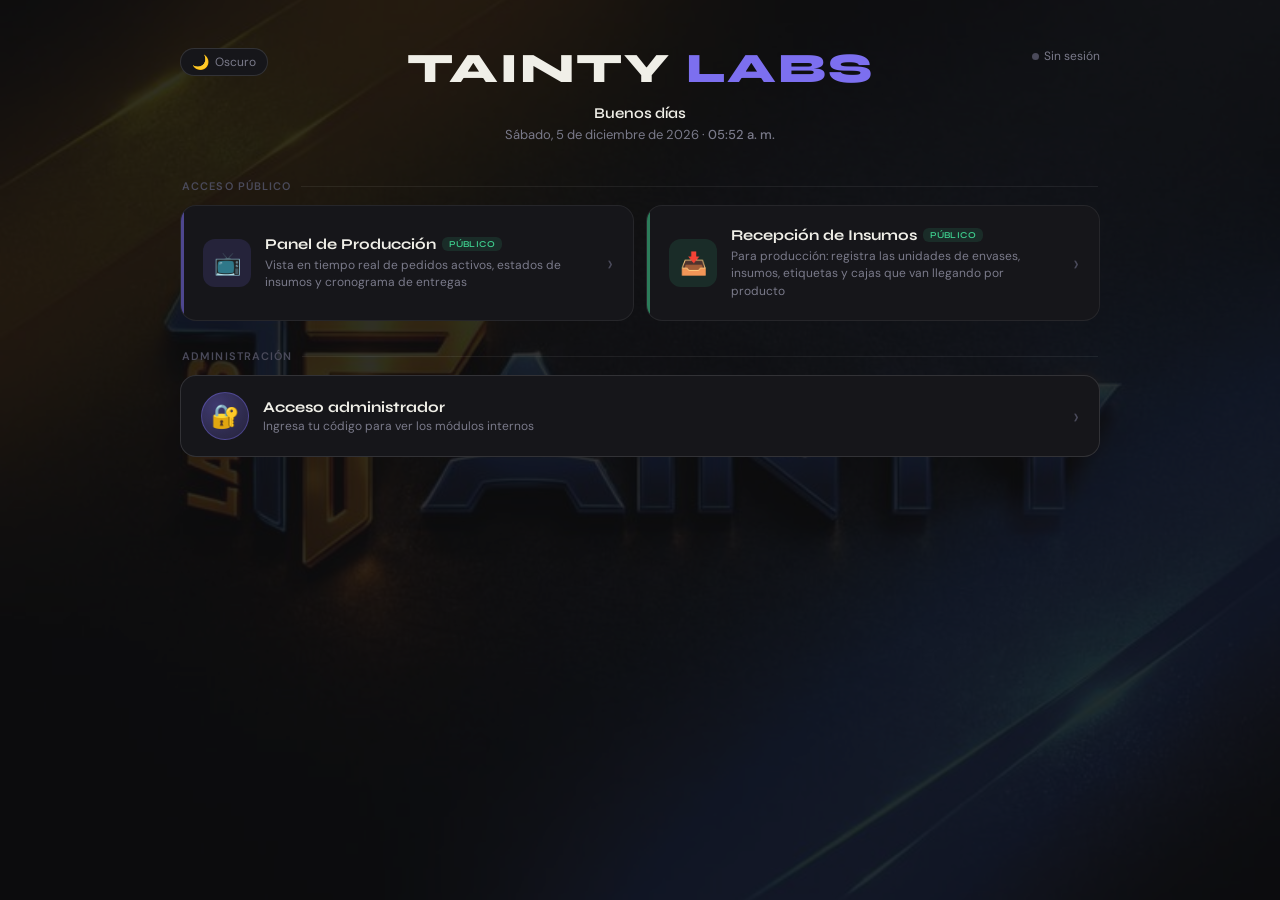
<file: cotizacion_tainty.html>
<!DOCTYPE html>
<html lang="es">
<head>
<meta charset="UTF-8">
<meta name="viewport" content="width=device-width, initial-scale=1.0">
<meta name="theme-color" content="#0d0d0f">
<title>Tainty Labs · Cotizaciones</title>
<link rel="apple-touch-icon" href="./assets/icons/apple-touch-icon.png">
<link rel="icon" type="image/png" sizes="192x192" href="./assets/icons/icon-192.png">
<link href="https://fonts.googleapis.com/css2?family=Syne:wght@400;600;700;800&family=DM+Sans:wght@400;500&display=swap" rel="stylesheet">
<script>/* Tema claro/oscuro compartido · se aplica antes de pintar (sin parpadeo) */
(function(){
  function apply(t){
    document.documentElement.setAttribute('data-theme', t==='light'?'light':'dark');
    var m=document.querySelector('meta[name="theme-color"]');
    if(m) m.setAttribute('content', t==='light'?'#f3f3f6':'#0d0d0f');
  }
  var saved='dark';
  try{ saved=localStorage.getItem('tainty_theme')||'dark'; }catch(e){}
  apply(saved);
  window.taintyTheme={
    get:function(){try{return localStorage.getItem('tainty_theme')||'dark';}catch(e){return'dark';}},
    set:function(t){try{localStorage.setItem('tainty_theme',t);}catch(e){}apply(t);},
    toggle:function(){var n=this.get()==='light'?'dark':'light';this.set(n);return n;}
  };
})();
</script>
<link rel="stylesheet" href="./assets/common.css">
<style>
body{padding-bottom:4rem}
.wrap{max-width:1180px;margin:0 auto;padding:1.25rem 1rem}

/* ---------- Layout de 2 columnas: formulario + vista previa ---------- */
.cot-grid{display:grid;grid-template-columns:1fr 1fr;gap:1.25rem;align-items:start}
@media(max-width:960px){.cot-grid{grid-template-columns:1fr}}

.panel{background:var(--surface);border:1px solid var(--border);border-radius:16px;padding:1.1rem 1.15rem;margin-bottom:1rem}
.panel-title{font-family:'Syne',sans-serif;font-size:14px;font-weight:700;color:var(--text);display:flex;align-items:center;gap:8px;margin-bottom:.9rem}
.panel-title .num{width:22px;height:22px;border-radius:7px;background:var(--purple-dim);color:var(--purple);font-size:12px;display:flex;align-items:center;justify-content:center;flex-shrink:0}
.panel-title .hint{font-size:11px;font-weight:400;color:var(--hint);margin-left:auto;letter-spacing:0}

/* Campos */
.field{margin-bottom:.7rem}
.field:last-child{margin-bottom:0}
.field label{display:block;font-size:12px;color:var(--muted);margin-bottom:5px}
.field .req{color:var(--red)}
.inp{width:100%;background:var(--surface2);border:1px solid var(--border2);border-radius:10px;
  padding:9px 11px;color:var(--text);font-family:'DM Sans',sans-serif;font-size:14px;transition:border-color .15s}
.inp:focus{outline:none;border-color:var(--purple)}
.inp::placeholder{color:var(--hint)}
textarea.inp{resize:vertical;min-height:56px}
.row2{display:grid;grid-template-columns:1fr 1fr;gap:.6rem}
.row3{display:grid;grid-template-columns:1fr 1fr 1fr;gap:.6rem}
@media(max-width:560px){.row2,.row3{grid-template-columns:1fr}}

/* Detalles colapsables (datos de empresa) */
details.emp{margin-bottom:1rem}
details.emp>summary{list-style:none;cursor:pointer;background:var(--surface);border:1px solid var(--border);
  border-radius:14px;padding:.85rem 1.1rem;font-family:'Syne',sans-serif;font-size:13px;font-weight:700;color:var(--text);
  display:flex;align-items:center;gap:9px}
details.emp>summary::-webkit-details-marker{display:none}
details.emp>summary .chev{margin-left:auto;color:var(--hint);transition:transform .2s}
details.emp[open]>summary .chev{transform:rotate(90deg)}
details.emp[open]>summary{border-radius:14px 14px 0 0;border-bottom:none}
details.emp .emp-body{background:var(--surface);border:1px solid var(--border);border-top:none;border-radius:0 0 14px 14px;padding:1.1rem}

/* Líneas de producto */
.linea{background:var(--surface2);border:1px solid var(--border);border-radius:12px;padding:.8rem;margin-bottom:.7rem;position:relative}
.linea-head{display:flex;align-items:center;margin-bottom:.6rem}
.linea-tag{font-size:11px;font-weight:600;letter-spacing:.06em;text-transform:uppercase;color:var(--purple)}
.linea-del{margin-left:auto;background:none;border:1px solid var(--border2);color:var(--muted);border-radius:8px;
  width:26px;height:26px;cursor:pointer;font-size:13px;line-height:1;transition:all .15s}
.linea-del:hover{color:var(--red);border-color:var(--red)}
.linea-grid{display:grid;grid-template-columns:1fr;gap:.55rem}
.linea-nums{display:grid;grid-template-columns:1fr 1fr 1fr;gap:.55rem}
@media(max-width:560px){.linea-nums{grid-template-columns:1fr 1fr}}
.mini-lbl{font-size:11px;color:var(--muted);margin-bottom:4px;display:block}
.linea-total{font-size:12px;color:var(--muted);text-align:right;margin-top:.5rem}
.linea-total b{color:var(--green);font-size:14px;font-family:'Syne',sans-serif}
.ps-tip{font-size:11px;color:var(--teal);margin-top:4px;display:none}
.ps-tip.show{display:block}
.qty-chips{display:flex;align-items:center;gap:6px;margin-top:.55rem;flex-wrap:wrap}
.qty-chips-lbl{font-size:11px;color:var(--muted);margin-right:2px}
.qty-chips button{background:var(--surface);border:1px solid var(--border2);color:var(--muted);border-radius:8px;padding:5px 13px;cursor:pointer;font-family:'DM Sans',sans-serif;font-size:12px;font-weight:500;transition:all .15s}
.qty-chips button:hover{border-color:var(--purple);color:var(--purple)}
.qty-chips button.active{background:var(--purple-dim);border-color:var(--purple);color:var(--purple)}

/* Escala por cantidad (lista de precios 100/300/500/1000) */
.escala-grid{display:grid;grid-template-columns:repeat(4,1fr);gap:.5rem}
@media(max-width:560px){.escala-grid{grid-template-columns:1fr 1fr}}
.escala-hint{font-size:11px;color:var(--teal);margin-top:.55rem;line-height:1.4}

/* Interruptor de modo (escala / pedido) */
.modo-seg{display:inline-flex;background:var(--surface2);border:1px solid var(--border2);border-radius:10px;padding:3px;gap:3px;margin-bottom:.5rem}
.modo-seg .modo-btn{border:none;background:none;color:var(--muted);padding:7px 14px;border-radius:8px;cursor:pointer;font-family:'DM Sans',sans-serif;font-size:12.5px;font-weight:600;transition:all .15s}
.modo-seg .modo-btn:hover{color:var(--text)}
.modo-seg .modo-btn.active{background:var(--purple);color:#fff}
.modo-help{font-size:11px;color:var(--hint);margin:0 0 .7rem 2px}

/* Chips para elegir qué incluye la cotización */
.incl-pills{display:flex;flex-wrap:wrap;gap:7px}
.incl-pill{background:var(--surface2);border:1px solid var(--border2);color:var(--muted);border-radius:20px;padding:6px 13px;cursor:pointer;font-family:'DM Sans',sans-serif;font-size:12.5px;font-weight:500;transition:all .15s}
.incl-pill:hover{border-color:var(--purple);color:var(--text)}
.incl-pill.active{background:var(--purple-dim);border-color:var(--purple);color:var(--purple)}

/* Calculadora privada de costo (SOLO en el formulario, nunca en el PDF) */
details.costo{margin-top:.6rem;border:1px dashed var(--amber);border-radius:10px;background:rgba(245,166,35,.06)}
details.costo>summary{list-style:none;cursor:pointer;padding:.55rem .7rem;font-size:12px;font-weight:600;color:var(--amber);display:flex;align-items:center;gap:7px}
details.costo>summary::-webkit-details-marker{display:none}
details.costo .solo-yo{margin-left:auto;font-size:10px;font-weight:600;color:var(--hint);border:1px solid var(--border2);border-radius:20px;padding:2px 8px}
.costo-body{padding:0 .7rem .7rem}
.costo-row{display:grid;grid-template-columns:1fr 1fr;gap:.5rem;margin-bottom:.55rem}
.costo-chips{display:flex;gap:6px;flex-wrap:wrap;margin-bottom:.6rem}
.costo-chips button{background:var(--surface);border:1px solid var(--border2);color:var(--muted);border-radius:8px;padding:4px 11px;cursor:pointer;font-family:'DM Sans',sans-serif;font-size:12px;transition:all .15s}
.costo-chips button:hover{border-color:var(--amber);color:var(--amber)}
.costo-out{font-size:12px}
.costo-line{display:flex;justify-content:space-between;align-items:center;padding:5px 0;border-bottom:1px solid var(--border)}
.costo-line:last-child{border-bottom:none}
.costo-line span{color:var(--muted)}
.costo-line b{color:var(--text);font-family:'Syne',sans-serif}
.costo-line.sub span{color:var(--green);font-size:11px}
.costo-hint{color:var(--hint);font-size:11px}
.costo-use{margin-top:.6rem;width:100%;background:var(--amber-dim);border:1px solid rgba(245,166,35,.4);color:var(--amber);border-radius:9px;padding:8px;cursor:pointer;font-family:'DM Sans',sans-serif;font-size:12.5px;font-weight:600;transition:all .15s}
.costo-use:hover{background:rgba(245,166,35,.2)}

.btn-add{width:100%;background:var(--purple-dim);border:1px dashed rgba(124,111,239,.4);color:var(--purple);
  border-radius:11px;padding:11px;cursor:pointer;font-family:'DM Sans',sans-serif;font-size:13px;font-weight:500;transition:all .15s}
.btn-add:hover{background:rgba(124,111,239,.2)}

/* Toggle IGV */
.igv-box{display:flex;align-items:center;gap:12px;background:var(--surface2);border:1px solid var(--border2);
  border-radius:12px;padding:.85rem 1rem}
.igv-box .igv-info{flex:1;min-width:0}
.igv-box .igv-info .t{font-size:13px;color:var(--text);font-weight:500}
.igv-box .igv-info .s{font-size:11px;color:var(--muted);margin-top:2px}
.switch{position:relative;width:46px;height:26px;flex-shrink:0}
.switch input{opacity:0;width:0;height:0}
.slider{position:absolute;inset:0;background:var(--border2);border-radius:26px;cursor:pointer;transition:.2s}
.slider::before{content:'';position:absolute;height:20px;width:20px;left:3px;top:3px;background:#fff;border-radius:50%;transition:.2s}
.switch input:checked+.slider{background:var(--purple)}
.switch input:checked+.slider::before{transform:translateX(20px)}

/* Botones de acción */
.actions{display:flex;gap:.6rem;flex-wrap:wrap;margin-top:.4rem}
.btn{flex:1;min-width:130px;border:none;border-radius:11px;padding:12px 14px;cursor:pointer;
  font-family:'DM Sans',sans-serif;font-size:14px;font-weight:600;transition:all .15s;display:flex;align-items:center;justify-content:center;gap:7px}
.btn-pdf{background:var(--purple);color:#fff}
.btn-pdf:hover{opacity:.88}
.btn-ghost{background:var(--surface2);color:var(--text);border:1px solid var(--border2);flex:0 0 auto;min-width:auto;padding:12px 16px}
.btn-ghost:hover{border-color:var(--purple);color:var(--purple)}
.btn:disabled{opacity:.5;cursor:not-allowed}

/* ---------- Vista previa (réplica del PDF, sobre fondo blanco) ---------- */
.preview-sticky{position:sticky;top:1rem}
.doc{background:#fff;color:#222;border-radius:12px;overflow:hidden;box-shadow:0 10px 40px -12px rgba(0,0,0,.5);font-size:12px;line-height:1.4}
.doc *{box-sizing:border-box}
.doc-head{display:flex;justify-content:space-between;gap:12px;padding:16px 18px;border-bottom:2px solid #ececec}
.doc-emp .en{font-family:'Syne',sans-serif;font-weight:800;font-size:16px;color:#111;letter-spacing:.02em}
.doc-emp .el{color:#666;font-size:10.5px;margin-top:3px;line-height:1.5}
.doc-badge{text-align:right;min-width:150px}
.doc-badge .ruc{font-size:10px;color:#333;font-weight:600}
.doc-badge .cot{margin-top:6px;border:1.5px solid #7c6fef;border-radius:8px;padding:7px 10px}
.doc-badge .cot .l{font-family:'Syne',sans-serif;font-weight:700;color:#7c6fef;font-size:12px;letter-spacing:.08em}
.doc-badge .cot .n{font-size:13px;font-weight:700;color:#111;margin-top:1px}
.doc-meta{display:flex;justify-content:space-between;gap:12px;padding:12px 18px;background:#f7f7fa;font-size:11px}
.doc-meta .cli{flex:1;min-width:0}
.doc-meta .cli .kv{margin-bottom:2px}
.doc-meta .cli .kv b,.doc-meta .fch .kv b{color:#111}
.doc-meta .cli .kv span,.doc-meta .fch .kv span{color:#555}
.doc-meta .fch{text-align:right;white-space:nowrap}
table.doc-tbl{width:100%;border-collapse:collapse;font-size:11px}
table.doc-tbl th{background:#2a2a33;color:#fff;padding:7px 8px;text-align:left;font-size:10px;letter-spacing:.03em;font-weight:600}
table.doc-tbl th.r,table.doc-tbl td.r{text-align:right}
table.doc-tbl th.c,table.doc-tbl td.c{text-align:center}
table.doc-tbl td{padding:7px 8px;border-bottom:1px solid #eee;color:#333}
table.doc-tbl tr:nth-child(even) td{background:#fafafa}
.doc-tot{display:flex;justify-content:flex-end;padding:10px 18px}
.doc-tot table{font-size:12px}
.doc-tot td{padding:3px 0 3px 22px;text-align:right;color:#444}
.doc-tot td.lbl{color:#666}
.doc-tot tr.grand td{font-family:'Syne',sans-serif;font-weight:800;font-size:15px;color:#111;border-top:1.5px solid #ddd;padding-top:7px}
.doc-tot tr.grand td.lbl{color:#7c6fef}
.doc-obs{padding:2px 18px 10px;font-size:10.5px;color:#555}
.doc-obs b{color:#111}
.doc-note{margin:2px 18px 10px;background:#fff7ec;border:1px solid #f5d9a8;border-radius:8px;padding:8px 11px;font-size:10px;color:#8a5a12;line-height:1.5}
/* Escala: precio unitario + total del lote en cada celda */
table.doc-tbl td .pu{font-weight:600;color:#222}
table.doc-tbl td .pt{font-size:9px;color:#1f9d6b;margin-top:1px}
.doc-legend{padding:0 18px 8px;font-size:9.5px;color:#999;font-style:italic}
.doc-incluye{margin:2px 18px 12px;background:#f3f1fc;border:1px solid #e2ddf5;border-radius:8px;padding:8px 11px;font-size:10px;color:#5a4f8a;line-height:1.6}
.doc-incluye b{color:#3a2f6a}
.doc-bank{margin:0 18px 14px;background:#f7f7fa;border-radius:8px;padding:10px 12px;font-size:10px;color:#444}
.doc-bank .bt{font-weight:700;color:#111;margin-bottom:4px;font-size:10px}
.doc-foot{border-top:1px solid #ececec;padding:11px 18px;text-align:center;font-size:10px;color:#888;line-height:1.5}
.doc-foot .doc-web{font-family:'Syne',sans-serif;font-weight:700;font-size:13px;color:#7c6fef;margin-bottom:3px}
.doc-foot .doc-foot-igv{margin-top:4px;color:#b3b3bb;font-size:9px}
.doc-empty{padding:26px 18px;text-align:center;color:#aaa;font-size:12px}

.preview-label{font-size:11px;font-weight:600;letter-spacing:.1em;text-transform:uppercase;color:var(--hint);margin:0 2px 10px;display:flex;align-items:center;gap:8px}
.preview-label::after{content:'';flex:1;height:1px;background:var(--border)}
</style>
<script src="./assets/auth.js"></script>
</head>
<body>
<div class="topbar">
  <div class="logo">Tainty <span>Labs</span> &middot; Cotizaciones</div>
  <div class="topbar-right">
    <button class="lock-btn" id="btn-refresh" onclick="recargarCatalogos()" title="Recargar productos y precios">&#x21bb; Refrescar</button>
    <a class="back-btn" href="./index.html">&#8592; Inicio</a>
    <button class="lock-btn" onclick="cerrarSesion()">&#128274; Salir</button>
  </div>
</div>

<div class="wrap">
<div class="cot-grid">

  <!-- ============ COLUMNA IZQUIERDA: FORMULARIO ============ -->
  <div>
    <!-- Datos de mi empresa (editables, se guardan en el navegador) -->
    <details class="emp" id="emp-details">
      <summary>&#127970; Datos de mi empresa <span style="font-weight:400;color:var(--hint);font-size:11px">(salen en el PDF)</span> <span class="chev">&#8250;</span></summary>
      <div class="emp-body">
        <div class="field"><label>Logo <span style="color:var(--hint)">(PNG, ideal con fondo transparente)</span></label>
          <div style="display:flex;align-items:center;gap:12px">
            <div id="logo-prev" style="width:70px;height:46px;border:1px solid var(--border2);border-radius:8px;display:flex;align-items:center;justify-content:center;background:var(--surface2);overflow:hidden;color:var(--hint);font-size:10px;flex-shrink:0">sin logo</div>
            <label class="btn-add" style="width:auto;padding:9px 14px;margin:0;cursor:pointer">Subir logo
              <input type="file" id="e-logo" accept="image/png,image/jpeg,image/webp" style="display:none" onchange="onLogoFile(event)"></label>
            <button type="button" class="linea-del" id="btn-logo-del" title="Quitar logo" onclick="quitarLogo()" style="display:none">&#10005;</button>
          </div>
        </div>
        <div class="field"><label>Raz&oacute;n social</label><input class="inp" id="e-nombre" placeholder="TAINTY CORPORATION TRADING S.A.C."></div>
        <div class="row2">
          <div class="field"><label>RUC</label><input class="inp" id="e-ruc" placeholder="20xxxxxxxxx"></div>
          <div class="field"><label>Tel&eacute;fono</label><input class="inp" id="e-tel" placeholder="+51 9xx xxx xxx"></div>
        </div>
        <div class="field"><label>Direcci&oacute;n</label><input class="inp" id="e-dir" placeholder="Av. ... - Lima"></div>
        <div class="row2">
          <div class="field"><label>Email</label><input class="inp" id="e-email" placeholder="ventas@tainty.pe"></div>
          <div class="field"><label>Web</label><input class="inp" id="e-web" placeholder="www.tainty.pe"></div>
        </div>
        <div class="field"><label>Cuentas bancarias <span style="color:var(--hint)">(una por l&iacute;nea)</span></label>
          <textarea class="inp" id="e-bancos" rows="3" placeholder="BCP Soles: 193-xxxxxxx-0-xx  ·  CCI: 002-193-..."></textarea></div>
        <div style="font-size:11px;color:var(--hint);margin-top:4px">Se guarda solo en este navegador. Ll&eacute;nalo una vez.</div>
      </div>
    </details>

    <!-- Cliente -->
    <div class="panel">
      <div class="panel-title"><span class="num">1</span>Cliente</div>
      <div class="field"><label>Raz&oacute;n social / Nombre <span class="req">*</span></label>
        <input class="inp" id="c-nombre" list="clientes-list" placeholder="Cliente..." autocomplete="off"></div>
      <datalist id="clientes-list"></datalist>
      <div class="row2">
        <div class="field"><label>DNI / RUC</label><input class="inp" id="c-doc" placeholder="Opcional"></div>
        <div class="field"><label>Direcci&oacute;n</label><input class="inp" id="c-dir" placeholder="Opcional"></div>
      </div>
    </div>

    <!-- Datos de la cotización -->
    <div class="panel">
      <div class="panel-title"><span class="num">2</span>Cotizaci&oacute;n</div>
      <div class="row3">
        <div class="field"><label>N&uacute;mero <span style="color:var(--hint)">(autom&aacute;tico)</span></label><input class="inp" id="q-num" readonly tabindex="-1" title="Se genera solo al exportar (a&ntilde;o+d&iacute;a+mes+hora+minuto)" style="color:var(--muted)"></div>
        <div class="field"><label>Fecha emisi&oacute;n</label><input class="inp" type="date" id="q-fecha"></div>
        <div class="field"><label>V&aacute;lida (d&iacute;as)</label><input class="inp" type="number" id="q-dias" value="1" min="0" onchange="render()" oninput="render()"></div>
      </div>
      <div class="row2">
        <div class="field"><label>Vendedor</label>
          <select class="inp" id="q-vend" onchange="render()">
            <option value="">— Selecciona —</option>
            <option value="Miguel">Miguel</option>
            <option value="Carlos">Carlos</option>
          </select></div>
        <div class="field"><label>Moneda</label>
          <select class="inp" id="q-moneda" onchange="render()"><option value="S/">Soles (S/)</option><option value="US$">D&oacute;lares (US$)</option></select></div>
      </div>
    </div>

    <!-- Productos -->
    <div class="panel">
      <div class="panel-title"><span class="num">3</span>Productos
        <span class="hint" id="hint-prod">Cargando cat&aacute;logo...</span></div>
      <div class="modo-seg" id="modo-seg">
        <button type="button" class="modo-btn" data-modo="escala" onclick="setModo('escala')">Escala por cantidad</button>
        <button type="button" class="modo-btn" data-modo="pedido" onclick="setModo('pedido')">Pedido (con total)</button>
      </div>
      <div class="modo-help" id="modo-help"></div>
      <datalist id="productos-list"></datalist>
      <div id="lineas"></div>
      <button class="btn-add" onclick="agregarLinea()">+ Agregar producto</button>
    </div>

    <!-- IGV + Observaciones -->
    <div class="panel">
      <div class="panel-title"><span class="num">4</span>Opciones</div>
      <div class="igv-box" style="margin-bottom:.85rem">
        <div class="igv-info">
          <div class="t">Agregar IGV (18%)</div>
          <div class="s" id="igv-sub">Los precios se toman netos; al activar se suma 18%.</div>
        </div>
        <label class="switch"><input type="checkbox" id="chk-igv" onchange="render()"><span class="slider"></span></label>
      </div>
      <div class="field">
        <label>Incluye <span style="color:var(--hint)">(elige qu&eacute; sale en la cotizaci&oacute;n)</span></label>
        <div class="incl-pills" id="incluye-sel"></div>
      </div>
      <div class="field"><label>Observaciones</label>
        <textarea class="inp" id="q-obs" placeholder="Condiciones, tiempo de entrega, etc. (opcional)" oninput="render()"></textarea></div>
    </div>

    <div class="actions">
      <button class="btn btn-pdf" id="btn-pdf" onclick="descargarPDF()">&#128196; Descargar PDF</button>
      <button class="btn btn-ghost" onclick="copiarTexto()" title="Copiar cotizaci&oacute;n como texto">&#128203; Copiar</button>
      <button class="btn btn-ghost" onclick="nuevaCotizacion()" title="Limpiar y empezar de cero">&#10012; Nueva</button>
    </div>
  </div>

  <!-- ============ COLUMNA DERECHA: VISTA PREVIA ============ -->
  <div>
    <div class="preview-sticky">
      <div class="preview-label">Vista previa</div>
      <div class="doc" id="doc"></div>
    </div>
  </div>

</div>
</div>

<script src="./assets/config.js"></script>
<script src="./assets/common.js"></script>
<script>
/* =========================================================
   Cotizaciones rápidas — Tainty Labs
   - Productos y clientes se cargan del backend (JSONP).
   - El precio unitario se autocompleta con el ÚLTIMO precio
     de venta de ese producto en el historial (action=analytics),
     y siempre es editable.
   - IGV: precios netos + 18% opcional.
   - PDF: descarga directa con jsPDF + autotable (CDN, carga diferida).
   ========================================================= */

// Auth gate: si no hay sesión, redirige al index.
if (!requireLogin()) { throw new Error('sin sesión'); }

const IGV_RATE = 0.18;
const EMP_KEY = 'tainty_empresa';
const LOGO_KEY = 'tainty_logo';
const MODO_KEY = 'tainty_cot_modo';
// Escala de precios por cantidad: tramos y descuentos entre tramos.
const TIERS = [100, 300, 500, 1000];       // unidades por tramo
const TIER_DELTAS = [1, 1, 2];             // 100→300:-1 · 300→500:-1 · 500→1000:-2
let modo = 'escala';                        // 'escala' (lista por cantidad) | 'pedido' (con total)
const NOTA_SIN_IGV = 'Los precios mostrados NO incluyen IGV, por lo que no se emite factura. Si necesitas factura, se agrega el 18% de IGV al precio por unidad.';
const AVISO_L1 = 'Por favor, revisar los detalles del producto, cantidad y precio unitario.';
const AVISO_L2 = 'No aceptamos cambios o devoluciones.';
// Desglose de lo que incluye cada producto (emoji solo para pantalla; el PDF usa el texto).
const INCLUYE = [
  { key:'insumos',  emoji:'🛠️', txt:'Insumos' },
  { key:'envase',   emoji:'🥫', txt:'Envase' },
  { key:'etiqueta', emoji:'🏷️', txt:'Etiqueta personalizada' },
  { key:'caja',     emoji:'📦', txt:'Caja' },
  { key:'mano',     emoji:'🧤', txt:'Mano de obra' }
];
const INCLUYE_KEY = 'tainty_cot_incluye';
// Qué componentes van marcados (por defecto todos). Se puede editar por cotización.
let incluyeSel = { insumos:true, envase:true, etiqueta:true, caja:true, mano:true };

let listaProductos = [];
let listaClientes  = [];
let precioPorProducto = {};   // nombreNorm -> { precio, fecha }
let lineaSeq = 0;
let lineas = [];              // ids activos, en orden
let logo = null;              // { dataUrl, w, h } o null

/* ---------- Utilidades ---------- */
function norm(s){
  let v = (s == null ? '' : s.toString()).trim().toUpperCase();
  if (v.normalize) v = v.normalize('NFD').replace(/[̀-ͯ]/g,'');
  return v.replace(/\s+/g,' ');
}
function money(n, sym){
  const cur = sym || document.getElementById('q-moneda').value || 'S/';
  return cur + ' ' + (Number(n)||0).toLocaleString('es-PE',{minimumFractionDigits:2,maximumFractionDigits:2});
}
function esc(s){ return (s==null?'':s.toString()).replace(/[&<>"]/g,c=>({'&':'&amp;','<':'&lt;','>':'&gt;','"':'&quot;'}[c])); }
function fechaLarga(d){
  return d.toLocaleDateString('es-PE',{day:'2-digit',month:'2-digit',year:'numeric'});
}

/* ---------- Carga de catálogos y precios ---------- */
async function cargarCatalogos(){
  const hint = document.getElementById('hint-prod');
  // Pintar al instante el catálogo guardado (si hay) mientras se refresca por detrás.
  const cache = cacheLeer('cotizacion');
  const teniaCache = !!(cache && cache.productos);
  if (teniaCache) {
    listaProductos = cache.productos;
    listaClientes = cache.clientes || [];
    precioPorProducto = cache.precios || {};
    renderDatalist('productos-list', listaProductos);
    renderDatalist('clientes-list', listaClientes);
    const nP = listaProductos.length, nPr = Object.keys(precioPorProducto).length;
    hint.textContent = `${nP} productos · ${nPr} con precio`;
  }
  try {
    const [resP, resC, resA] = await Promise.all([
      jsonp(`${SCRIPT_URL}?action=productos`),
      jsonp(`${SCRIPT_URL}?action=clientes`),
      jsonp(`${SCRIPT_URL}?action=analytics`)
    ]);
    if (resP && resP.success && Array.isArray(resP.data)) {
      listaProductos = resP.data;
      renderDatalist('productos-list', listaProductos);
    }
    if (resC && resC.success && Array.isArray(resC.data)) {
      listaClientes = resC.data;
      renderDatalist('clientes-list', listaClientes);
    }
    if (resA && resA.success && Array.isArray(resA.rows)) {
      construirPrecios(resA.rows);
    }
    const nP = listaProductos.length, nPr = Object.keys(precioPorProducto).length;
    hint.textContent = `${nP} productos · ${nPr} con precio`;
    cacheGuardar('cotizacion', { productos: listaProductos, clientes: listaClientes, precios: precioPorProducto });
  } catch (e) {
    if (!teniaCache) {
      hint.textContent = 'No se pudo cargar el catálogo';
      mostrarToast('Error al cargar catálogo: ' + (e.message||''), {type:'error',duration:3500});
    }
  }
}

/** Construye el mapa nombre→último precio de venta (>0) usando la fecha más reciente. */
function construirPrecios(rows){
  const map = {};
  rows.forEach((r, i) => {
    const nom = norm(r.producto);
    const precio = parseFloat(r.precio) || 0;
    if (!nom || precio <= 0) return;
    const t = r.fecha ? new Date(r.fecha).getTime() : 0;
    const orden = isNaN(t) ? i : t;      // sin fecha válida: gana la fila más nueva
    if (!map[nom] || orden >= map[nom].orden) {
      map[nom] = { precio, orden, fecha: r.fecha };
    }
  });
  precioPorProducto = map;
}

function renderDatalist(id, items){
  const dl = document.getElementById(id);
  if (dl) dl.innerHTML = items.map(v => `<option value="${esc(v).replace(/"/g,'&quot;')}">`).join('');
}

/* ---------- Líneas de producto ---------- */
function cabeceraLinea(n){
  return `<div class="linea-head">
      <span class="linea-tag">Producto ${lineas.length}</span>
      <button class="linea-del" title="Quitar" onclick="removerLinea(${n})">&#10005;</button>
    </div>
    <div>
      <span class="mini-lbl">Producto / descripci&oacute;n</span>
      <input class="inp" id="prod-${n}" list="productos-list" placeholder="Escribe o elige..." autocomplete="off"
             oninput="onProdInput(${n})" onchange="onProdChange(${n})">
      <div class="ps-tip" id="tip-${n}"></div>
    </div>`;
}
/** Plantilla modo PEDIDO: cantidad + precio + total (suma). */
function tmplPedido(n){
  return `${cabeceraLinea(n)}
    <div class="linea-grid" style="margin-top:.55rem">
      <div class="linea-nums">
        <div><span class="mini-lbl">Cantidad</span>
          <input class="inp" type="number" id="cant-${n}" min="0" step="1" value="100" oninput="onCantInput(${n})"></div>
        <div><span class="mini-lbl">P. unit.</span>
          <input class="inp" type="number" id="precio-${n}" min="0" step="0.01" placeholder="0.00" oninput="render()"></div>
        <div><span class="mini-lbl">Total</span>
          <input class="inp" id="tot-${n}" readonly tabindex="-1" style="background:var(--surface);color:var(--muted)"></div>
      </div>
      <div class="qty-chips">
        <span class="qty-chips-lbl">Cantidad r&aacute;pida:</span>
        <button type="button" data-q="100" onclick="setCant(${n},100)">100</button>
        <button type="button" data-q="300" onclick="setCant(${n},300)">300</button>
        <button type="button" data-q="500" onclick="setCant(${n},500)">500</button>
        <button type="button" data-q="1000" onclick="setCant(${n},1000)">1000</button>
      </div>
    </div>
    ${bloqueCosto(n)}`;
}
/** Plantilla modo ESCALA: precio por tramo 100/300/500/1000 (sin total). */
function tmplEscala(n){
  const campo = (i, u) => `<div><span class="mini-lbl">${u} U</span>
      <input class="inp" type="number" id="p${i}-${n}" min="0" step="0.01" placeholder="0.00" oninput="recalcEscala(${n},${i})"></div>`;
  return `${cabeceraLinea(n)}
    <div class="escala-grid" style="margin-top:.55rem">
      ${TIERS.map((u,i)=>campo(i,u)).join('')}
    </div>
    <div class="escala-hint">Escribe el precio de 100 U; 300/500/1000 se autocompletan (&minus;1, &minus;1, &minus;2). Cada uno es editable.</div>
    ${bloqueCosto(n)}`;
}
function agregarLinea(prefill){
  const n = ++lineaSeq;
  lineas.push(n);
  const div = document.createElement('div');
  div.className = 'linea';
  div.id = 'linea-' + n;
  div.innerHTML = (modo === 'escala') ? tmplEscala(n) : tmplPedido(n);
  document.getElementById('lineas').appendChild(div);
  if (prefill){
    if (prefill.prod) document.getElementById('prod-'+n).value = prefill.prod;
    if (modo === 'escala'){
      if (prefill.precio){ document.getElementById('p0-'+n).value = prefill.precio; recalcEscala(n, 0); }
    } else {
      if (prefill.cant)   document.getElementById('cant-'+n).value = prefill.cant;
      if (prefill.precio) document.getElementById('precio-'+n).value = prefill.precio;
    }
  }
  if (modo === 'escala') render(); else onCantInput(n);
}

function removerLinea(n){
  const el = document.getElementById('linea-'+n);
  if (el) el.remove();
  lineas = lineas.filter(x => x !== n);
  if (lineas.length === 0) agregarLinea();
  reetiquetar();
  render();
}

function reetiquetar(){
  lineas.forEach((n, i) => {
    const tag = document.querySelector('#linea-'+n+' .linea-tag');
    if (tag) tag.textContent = 'Producto ' + (i+1);
  });
}

function onProdInput(n){
  const inp = document.getElementById('prod-'+n);
  inp.value = inp.value.toUpperCase();
  render();
}

/** Al elegir producto: si el precio está vacío, autocompleta con el histórico. */
function onProdChange(n){
  const prod = document.getElementById('prod-'+n).value.trim();
  const tip = document.getElementById('tip-'+n);
  const hit = precioPorProducto[norm(prod)];
  if (modo === 'escala'){
    const p0 = document.getElementById('p0-'+n);
    if (hit && hit.precio > 0){
      if (!p0.value || parseFloat(p0.value) === 0){ p0.value = hit.precio.toFixed(2); recalcEscala(n, 0); }
      tip.textContent = '↳ Último precio (100 U): ' + money(hit.precio); tip.classList.add('show');
    } else {
      tip.textContent = 'Sin precio previo — ingresa el de 100 U'; tip.classList.add('show');
    }
    render();
    return;
  }
  const precioInp = document.getElementById('precio-'+n);
  if (hit && hit.precio > 0){
    if (!precioInp.value || parseFloat(precioInp.value) === 0){ precioInp.value = hit.precio.toFixed(2); }
    tip.textContent = '↳ Último precio de venta: ' + money(hit.precio); tip.classList.add('show');
  } else {
    tip.textContent = 'Sin precio previo — ingrésalo manualmente'; tip.classList.add('show');
  }
  render();
}

/** Escala: al escribir un tramo, recalcula los siguientes con los descuentos. */
function recalcEscala(n, fromIdx){
  let prev = parseFloat(document.getElementById('p'+fromIdx+'-'+n)?.value) || 0;
  for (let j = fromIdx + 1; j < TIERS.length; j++){
    const v = Math.max(0, prev - TIER_DELTAS[j-1]);
    const el = document.getElementById('p'+j+'-'+n);
    if (el) el.value = v > 0 ? v.toFixed(2) : '';
    prev = v;
  }
  render();
}

/** Cambia entre modo escala / pedido, conservando producto y precio base. */
function setModo(m){
  if ((m !== 'escala' && m !== 'pedido') || m === modo) return;
  const snap = lineas.map(nn => {
    const prod = (document.getElementById('prod-'+nn)?.value || '').trim();
    const precio = (modo === 'escala')
      ? (parseFloat(document.getElementById('p0-'+nn)?.value) || 0)
      : (parseFloat(document.getElementById('precio-'+nn)?.value) || 0);
    return { prod, precio };
  });
  modo = m;
  try { localStorage.setItem(MODO_KEY, m); } catch(_){}
  document.getElementById('lineas').innerHTML = '';
  lineas = [];
  if (snap.length === 0) agregarLinea();
  else snap.forEach(s => agregarLinea({ prod: s.prod, precio: s.precio || '', cant: 100 }));
  actualizarModoUI();
  render();
}

/** Resalta el botón del modo activo y muestra la ayuda. */
function actualizarModoUI(){
  document.querySelectorAll('#modo-seg .modo-btn').forEach(b => {
    b.classList.toggle('active', b.getAttribute('data-modo') === modo);
  });
  const help = document.getElementById('modo-help');
  if (help) help.textContent = (modo === 'escala')
    ? 'Lista de precios por cantidad (100/300/500/1000). No suma total.'
    : 'Cada producto con cantidad y precio; se suma el total al final.';
}

/* ---------- Selector de "Incluye" ---------- */
function renderIncluyeSel(){
  const cont = document.getElementById('incluye-sel');
  if (!cont) return;
  cont.innerHTML = INCLUYE.map(x =>
    `<button type="button" class="incl-pill${incluyeSel[x.key] ? ' active' : ''}" onclick="toggleIncluye('${x.key}')">${x.emoji} ${esc(x.txt)}</button>`
  ).join('');
}
function toggleIncluye(k){
  incluyeSel[k] = !incluyeSel[k];
  try { localStorage.setItem(INCLUYE_KEY, JSON.stringify(incluyeSel)); } catch(_){}
  renderIncluyeSel(); render();
}
/** Devuelve solo los componentes marcados. */
function incluyeActivos(){ return INCLUYE.filter(x => incluyeSel[x.key]); }

/** Fija la cantidad de una línea desde los botones rápidos (100/300/500/1000). */
function setCant(n, v){
  const el = document.getElementById('cant-' + n);
  if (el){ el.value = v; onCantInput(n); }
}
/** Al escribir/elegir cantidad: resalta el botón que coincide y recalcula. */
function onCantInput(n){
  const val = parseInt(document.getElementById('cant-' + n)?.value) || '';
  document.querySelectorAll('#linea-' + n + ' .qty-chips button').forEach(b => {
    b.classList.toggle('active', b.getAttribute('data-q') === String(val));
  });
  render();
}

/* ---------- Calculadora privada de costo (NO sale en el PDF) ----------
   Independiente de la casilla IGV: siempre muestra el precio sugerido y
   el mismo +18%, sin afectar ni verse afectada por el IGV de la cotización. */
function bloqueCosto(n){
  return `<details class="costo">
    <summary>&#128161; Calcular precio desde costo <span class="solo-yo">solo para ti</span></summary>
    <div class="costo-body">
      <div class="costo-row">
        <div><span class="mini-lbl">Costo (S/)</span>
          <input class="inp" type="number" id="costo-${n}" min="0" step="0.01" placeholder="0.00" oninput="calcCosto(${n})"></div>
        <div><span class="mini-lbl">Ganancia %</span>
          <input class="inp" type="number" id="margen-${n}" min="0" step="1" value="40" oninput="calcCosto(${n})"></div>
      </div>
      <div class="costo-chips">
        <button type="button" onclick="setMargen(${n},30)">30%</button>
        <button type="button" onclick="setMargen(${n},40)">40%</button>
        <button type="button" onclick="setMargen(${n},50)">50%</button>
        <button type="button" onclick="setMargen(${n},100)">100%</button>
      </div>
      <div class="costo-out" id="costo-out-${n}"><span class="costo-hint">Ingresa el costo para ver el precio sugerido.</span></div>
      <button type="button" class="costo-use" id="costo-use-${n}" onclick="usarPrecioCosto(${n})" style="display:none">Usar como precio del producto</button>
    </div>
  </details>`;
}
function setMargen(n, m){ const el = document.getElementById('margen-'+n); if (el){ el.value = m; calcCosto(n); } }
function calcCosto(n){
  const costo = parseFloat(document.getElementById('costo-'+n)?.value) || 0;
  const m = parseFloat(document.getElementById('margen-'+n)?.value) || 0;
  const out = document.getElementById('costo-out-'+n);
  const useBtn = document.getElementById('costo-use-'+n);
  if (!out) return;
  if (costo <= 0){
    out.innerHTML = '<span class="costo-hint">Ingresa el costo para ver el precio sugerido.</span>';
    if (useBtn) useBtn.style.display = 'none';
    return;
  }
  const venta = costo * (1 + m/100);     // precio de venta sugerido (neto)
  const conIGV = venta * (1 + IGV_RATE); // mismo precio + 18%
  const ganancia = venta - costo;
  out.innerHTML = `
    <div class="costo-line"><span>Precio de venta sugerido</span><b>${money(venta)}</b></div>
    <div class="costo-line"><span>Con IGV (+18%)</span><b>${money(conIGV)}</b></div>
    <div class="costo-line sub"><span>Ganancia por unidad</span><span>${money(ganancia)} &middot; ${m}%</span></div>`;
  if (useBtn){ useBtn.style.display = ''; useBtn.dataset.precio = venta.toFixed(2); }
}
/** Aplica el precio sugerido (neto) al producto de esta línea. */
function usarPrecioCosto(n){
  const v = parseFloat(document.getElementById('costo-use-'+n)?.dataset.precio) || 0;
  if (v <= 0) return;
  if (modo === 'escala'){
    const p0 = document.getElementById('p0-'+n);
    if (p0){ p0.value = v.toFixed(2); recalcEscala(n, 0); }
  } else {
    const p = document.getElementById('precio-'+n);
    if (p){ p.value = v.toFixed(2); render(); }
  }
  mostrarToast('Precio aplicado al producto', {type:'success', duration:1600});
}

/* ---------- Cálculo + vista previa ---------- */
function leerLineas(){
  return lineas.map(n => {
    const prod = (document.getElementById('prod-'+n)?.value || '').trim();
    if (modo === 'escala'){
      const precios = TIERS.map((u,i) => parseFloat(document.getElementById('p'+i+'-'+n)?.value) || 0);
      return { n, prod, precios, valida: !!prod && precios[0] > 0 };
    }
    const cant = parseFloat(document.getElementById('cant-'+n)?.value) || 0;
    const precio = parseFloat(document.getElementById('precio-'+n)?.value) || 0;
    const total = cant * precio;
    const totEl = document.getElementById('tot-'+n);
    if (totEl) totEl.value = total > 0 ? money(total) : '';
    return { n, prod, cant, precio, total, valida: !!prod && cant > 0 && precio > 0 };
  });
}

function calcular(){
  const conIGV = document.getElementById('chk-igv').checked;
  if (modo === 'escala'){
    // Sin total; con IGV se suma el 18% a cada precio unitario mostrado.
    const factor = conIGV ? (1 + IGV_RATE) : 1;
    const items = leerLineas().filter(l => l.valida).map(l => {
      const precios = l.precios.map(p => p > 0 ? p * factor : 0);
      const totales = precios.map((p, i) => p > 0 ? p * TIERS[i] : 0);  // total del lote
      return { prod: l.prod, precios, totales };
    });
    return { modo:'escala', items, conIGV };
  }
  const items = leerLineas().filter(l => l.valida);
  const subtotal = items.reduce((s,l) => s + l.total, 0);
  const igv = conIGV ? subtotal * IGV_RATE : 0;
  return { modo:'pedido', items, subtotal, conIGV, igv, total: subtotal + igv };
}

function datosEmpresa(){
  return {
    nombre: document.getElementById('e-nombre').value.trim() || 'TAINTY CORPORATION TRADING S.A.C.',
    ruc:    document.getElementById('e-ruc').value.trim(),
    tel:    document.getElementById('e-tel').value.trim(),
    dir:    document.getElementById('e-dir').value.trim(),
    email:  document.getElementById('e-email').value.trim(),
    web:    document.getElementById('e-web').value.trim(),
    bancos: document.getElementById('e-bancos').value.trim()
  };
}

function datosCotizacion(){
  const emisionStr = document.getElementById('q-fecha').value;
  const emision = emisionStr ? new Date(emisionStr + 'T00:00:00') : new Date();
  const dias = parseInt(document.getElementById('q-dias').value) || 0;
  const venc = new Date(emision); venc.setDate(venc.getDate() + dias);
  return {
    num: document.getElementById('q-num').value.trim(),
    emision, venc, dias,
    moneda: document.getElementById('q-moneda').value,
    vendedor: document.getElementById('q-vend').value.trim(),
    obs: document.getElementById('q-obs').value.trim(),
    cliente: {
      nombre: document.getElementById('c-nombre').value.trim(),
      doc: document.getElementById('c-doc').value.trim(),
      dir: document.getElementById('c-dir').value.trim()
    }
  };
}

function render(){
  const c = calcular();
  const q = datosCotizacion();
  const e = datosEmpresa();
  const sym = q.moneda;
  const doc = document.getElementById('doc');
  const logoImg = logo ? `<img src="${logo.dataUrl}" alt="logo" style="max-height:48px;max-width:190px;display:block;margin-bottom:6px">` : '';

  if (c.items.length === 0){
    doc.innerHTML = `<div class="doc-head">
        <div class="doc-emp">${logoImg}<div class="en">${esc(e.nombre)}</div>
          <div class="el">${[e.ruc?('RUC '+esc(e.ruc)):'', esc(e.dir)].filter(Boolean).join('<br>')}</div></div>
        <div class="doc-badge"><div class="cot"><div class="l">COTIZACI&Oacute;N</div><div class="n">${esc(q.num)||'—'}</div></div></div>
      </div>
      <div class="doc-empty">Agrega al menos un producto con su precio para ver la cotizaci&oacute;n.</div>`;
    return;
  }

  let tablaHTML, totHTML = '';
  if (c.modo === 'escala'){
    const cel = (p, t) => p > 0
      ? `<td class="r"><div class="pu">${money(p,sym)}</div><div class="pt">${money(t,sym)}</div></td>`
      : `<td class="r">—</td>`;
    const filas = c.items.map((l,i) => `<tr>
        <td class="c">${i+1}</td><td>${esc(l.prod)}</td>
        ${cel(l.precios[0], l.totales[0])}
        ${cel(l.precios[1], l.totales[1])}
        ${cel(l.precios[2], l.totales[2])}
        ${cel(l.precios[3], l.totales[3])}
      </tr>`).join('');
    tablaHTML = `<table class="doc-tbl">
      <thead><tr><th class="c">#</th><th>Descripci&oacute;n</th><th class="r">100 U</th><th class="r">300 U</th><th class="r">500 U</th><th class="r">1000 U</th></tr></thead>
      <tbody>${filas}</tbody></table>
      <div class="doc-legend">En cada columna: precio por unidad y, debajo, el total del lote.</div>`;
  } else {
    const filas = c.items.map((l,i) => `<tr>
        <td class="c">${i+1}</td><td>${esc(l.prod)}</td>
        <td class="c">${l.cant.toLocaleString('es-PE')}</td>
        <td class="r">${money(l.precio, sym)}</td>
        <td class="r">${money(l.total, sym)}</td>
      </tr>`).join('');
    tablaHTML = `<table class="doc-tbl">
      <thead><tr><th class="c">#</th><th>Descripci&oacute;n</th><th class="c">Cant.</th><th class="r">P. Unit.</th><th class="r">Total</th></tr></thead>
      <tbody>${filas}</tbody></table>`;
    totHTML = `<div class="doc-tot"><table>
      ${c.conIGV ? `<tr><td class="lbl">Subtotal</td><td>${money(c.subtotal,sym)}</td></tr>
        <tr><td class="lbl">IGV (18%)</td><td>${money(c.igv,sym)}</td></tr>` : ''}
      <tr class="grand"><td class="lbl">TOTAL</td><td>${money(c.total,sym)}</td></tr>
    </table></div>`;
  }

  const bancos = e.bancos ? `<div class="doc-bank"><div class="bt">Cuentas bancarias</div>${esc(e.bancos).replace(/\n/g,'<br>')}</div>` : '';
  const incSel = incluyeActivos();
  const incluye = (c.items.length && incSel.length) ? `<div class="doc-incluye"><b>Incluye:</b> ${incSel.map(x=>`${x.emoji} ${esc(x.txt)}`).join(' &nbsp;&middot;&nbsp; ')}</div>` : '';
  const obs = q.obs ? `<div class="doc-obs"><b>Observaciones:</b> ${esc(q.obs)}</div>` : '';
  const notaIGV = !c.conIGV ? `<div class="doc-note">${esc(NOTA_SIN_IGV)}</div>` : '';
  const igvNota = c.conIGV ? 'Precios incluyen IGV' : 'Precios sin IGV';

  const elReng = [e.ruc?('RUC '+esc(e.ruc)):'', esc(e.dir),
    [e.tel?('Tel. '+esc(e.tel)):'', e.email?esc(e.email):''].filter(Boolean).join(' · ')
  ].filter(Boolean).join('<br>');

  doc.innerHTML = `
    <div class="doc-head">
      <div class="doc-emp">${logoImg}<div class="en">${esc(e.nombre)}</div><div class="el">${elReng}</div></div>
      <div class="doc-badge">
        <div class="cot"><div class="l">COTIZACI&Oacute;N</div><div class="n">${esc(q.num)||'—'}</div></div>
      </div>
    </div>
    <div class="doc-meta">
      <div class="cli">
        <div class="kv"><b>Cliente:</b> <span>${esc(q.cliente.nombre)||'—'}</span></div>
        ${q.cliente.doc ? `<div class="kv"><b>DNI/RUC:</b> <span>${esc(q.cliente.doc)}</span></div>`:''}
        ${q.cliente.dir ? `<div class="kv"><b>Direcci&oacute;n:</b> <span>${esc(q.cliente.dir)}</span></div>`:''}
        ${q.vendedor ? `<div class="kv"><b>Vendedor:</b> <span>${esc(q.vendedor)}</span></div>`:''}
      </div>
      <div class="fch">
        <div class="kv"><b>Emisi&oacute;n:</b> <span>${fechaLarga(q.emision)}</span></div>
        <div class="kv"><b>V&aacute;lida hasta:</b> <span>${fechaLarga(q.venc)}</span></div>
        <div class="kv"><b>Moneda:</b> <span>${sym==='S/'?'Soles':'D&oacute;lares'}</span></div>
      </div>
    </div>
    ${tablaHTML}
    ${totHTML}
    ${incluye}
    ${notaIGV}
    ${obs}
    ${bancos}
    <div class="doc-foot">
      ${e.web ? `<div class="doc-web">${esc(e.web)}</div>` : ''}
      <div>${esc(AVISO_L1)}</div>
      <div>${esc(AVISO_L2)}</div>
      <div class="doc-foot-igv">${esc(igvNota)}</div>
    </div>`;
}

/* ---------- Persistencia de datos de empresa + número ---------- */
function guardarEmpresa(){
  const e = {
    nombre:document.getElementById('e-nombre').value, ruc:document.getElementById('e-ruc').value,
    tel:document.getElementById('e-tel').value, dir:document.getElementById('e-dir').value,
    email:document.getElementById('e-email').value, web:document.getElementById('e-web').value,
    bancos:document.getElementById('e-bancos').value
  };
  try { localStorage.setItem(EMP_KEY, JSON.stringify(e)); } catch(_){}
  render();
}
function cargarEmpresa(){
  let e = {};
  try { e = JSON.parse(localStorage.getItem(EMP_KEY) || '{}'); } catch(_){}
  if (!e.nombre) e.nombre = 'TAINTY CORPORATION TRADING S.A.C.';
  if (!e.ruc)    e.ruc = '20613069179';
  if (!e.tel)    e.tel = '+51 912564249';
  if (!e.dir)    e.dir = 'JR. LORETO NRO. 475 URB. CHACRA COLORADA LIMA - LIMA - BREÑA';
  if (!e.email)  e.email = 'tainty.corporation@gmail.com';
  if (!e.web)    e.web = 'www.taintycorporation.pe';
  if (!e.bancos) e.bancos = 'Titular: TAINTY CORPORATION TRADING S.A.C.\nBCP Soles: 191-7068841-0-32 (1917068841032)\nCCI: 00219100706884103256';
  ['nombre','ruc','tel','dir','email','web','bancos'].forEach(k => {
    const el = document.getElementById('e-'+k);
    if (el && e[k] != null) el.value = e[k];
  });
}
/* ---------- Logo (subido por el usuario, persistido en el navegador) ---------- */
function aplicarLogo(dataUrl, persist){
  return new Promise((resolve) => {
    const img = new Image();
    img.onload = () => {
      logo = { dataUrl, w: img.naturalWidth, h: img.naturalHeight };
      if (persist){ try { localStorage.setItem(LOGO_KEY, dataUrl); } catch(_){} }
      renderLogoPrev(); render(); resolve(true);
    };
    img.onerror = () => resolve(false);
    img.src = dataUrl;
  });
}
function onLogoFile(ev){
  const f = ev.target.files && ev.target.files[0];
  if (!f) return;
  if (f.size > 3 * 1024 * 1024){ mostrarToast('El logo debe pesar menos de 3 MB', {type:'error',duration:3500}); return; }
  const r = new FileReader();
  r.onload = () => {
    // Normaliza a PNG (conserva transparencia) y limita el tamaño para el PDF.
    const img = new Image();
    img.onload = () => {
      const maxDim = 600;
      let w = img.naturalWidth, h = img.naturalHeight;
      const sc = Math.min(1, maxDim / Math.max(w, h));
      w = Math.round(w * sc); h = Math.round(h * sc);
      const cv = document.createElement('canvas'); cv.width = w; cv.height = h;
      cv.getContext('2d').drawImage(img, 0, 0, w, h);
      aplicarLogo(cv.toDataURL('image/png'), true)
        .then(ok => { if (ok) mostrarToast('Logo actualizado', {type:'success',duration:2000}); });
    };
    img.onerror = () => mostrarToast('No se pudo leer la imagen', {type:'error',duration:3000});
    img.src = r.result;
  };
  r.readAsDataURL(f);
}
function quitarLogo(){
  logo = null;
  try { localStorage.removeItem(LOGO_KEY); } catch(_){}
  const inp = document.getElementById('e-logo'); if (inp) inp.value = '';
  renderLogoPrev(); render();
}
function renderLogoPrev(){
  const prev = document.getElementById('logo-prev');
  const del = document.getElementById('btn-logo-del');
  if (!prev) return;
  if (logo){
    prev.innerHTML = `<img src="${logo.dataUrl}" style="max-width:100%;max-height:100%;object-fit:contain">`;
    if (del) del.style.display = '';
  } else {
    prev.textContent = 'sin logo';
    if (del) del.style.display = 'none';
  }
}
async function cargarLogo(){
  let stored = null;
  try { stored = localStorage.getItem(LOGO_KEY); } catch(_){}
  if (stored){ await aplicarLogo(stored, false); return; }
  // Logo por defecto si existe en el repo (./assets/logo.png).
  try {
    const res = await fetch('./assets/logo.png', { cache:'no-store' });
    if (res.ok){
      const blob = await res.blob();
      const dataUrl = await new Promise(r => { const fr = new FileReader(); fr.onload = () => r(fr.result); fr.readAsDataURL(blob); });
      await aplicarLogo(dataUrl, false);
    }
  } catch(_){}
}

/**
 * Numero de cotizacion automatico con formato AAAADDMMHHmm.
 * Ej: 13/08/2026 11:52 -> "202613081152" (anio+dia+mes+hora+minuto, 24h).
 */
function numeroCotizacion(d){
  d = d || new Date();
  const p = n => String(n).padStart(2, '0');
  return '' + d.getFullYear() + p(d.getDate()) + p(d.getMonth() + 1) + p(d.getHours()) + p(d.getMinutes());
}

/* ---------- Copiar como texto ---------- */
function copiarTexto(){
  const c = calcular();
  if (c.items.length === 0){ mostrarToast('Agrega al menos un producto', {type:'error',duration:3000}); return; }
  const q = datosCotizacion(); const e = datosEmpresa(); const sym = q.moneda;
  const L = [];
  L.push(`*${e.nombre}*`);
  if (e.ruc) L.push(`RUC ${e.ruc}`);
  L.push(`COTIZACIÓN ${q.num}`.trim());
  L.push(`Fecha: ${fechaLarga(q.emision)}  ·  Válida hasta: ${fechaLarga(q.venc)}`);
  if (q.cliente.nombre) L.push(`Cliente: ${q.cliente.nombre}${q.cliente.doc?' ('+q.cliente.doc+')':''}`);
  L.push('');
  if (c.modo === 'escala'){
    c.items.forEach((l,i) => {
      const parts = TIERS.map((u,k) => l.precios[k] > 0
        ? `${u}u: ${money(l.precios[k],sym)} (lote ${money(l.totales[k],sym)})` : null).filter(Boolean);
      L.push(`${i+1}. ${l.prod} — ${parts.join('  ·  ')}`);
    });
    L.push('');
    L.push(c.conIGV ? 'Precios incluyen IGV' : 'Precios sin IGV');
  } else {
    c.items.forEach((l,i) => L.push(`${i+1}. ${l.prod} — ${l.cant} und × ${money(l.precio,sym)} = ${money(l.total,sym)}`));
    L.push('');
    if (c.conIGV){ L.push(`Subtotal: ${money(c.subtotal,sym)}`); L.push(`IGV (18%): ${money(c.igv,sym)}`); }
    L.push(`TOTAL: ${money(c.total,sym)} (${c.conIGV?'IGV incluido':'sin IGV'})`);
  }
  const incSelTxt = incluyeActivos();
  if (incSelTxt.length){ L.push(''); L.push('Incluye: ' + incSelTxt.map(x => x.emoji + ' ' + x.txt).join('  ·  ')); }
  if (!c.conIGV) { L.push(''); L.push(NOTA_SIN_IGV); }
  if (q.obs) { L.push(''); L.push('Obs: ' + q.obs); }
  copiarAlPortapapeles(L.join('\n'))
    .then(() => mostrarToast('Cotización copiada', {type:'success',duration:2500}))
    .catch(() => mostrarToast('No se pudo copiar', {type:'error',duration:3000}));
}

/* ---------- Generación de PDF (jsPDF + autotable, carga diferida) ---------- */
let _pdfLibsReady = false;
function cargarScript(src){
  return new Promise((res, rej) => {
    const s = document.createElement('script'); s.src = src;
    s.onload = res; s.onerror = () => rej(new Error('No se pudo cargar '+src));
    document.head.appendChild(s);
  });
}
async function asegurarLibsPDF(){
  if (_pdfLibsReady && window.jspdf) return;
  await cargarScript('https://cdnjs.cloudflare.com/ajax/libs/jspdf/2.5.1/jspdf.umd.min.js');
  await cargarScript('https://cdnjs.cloudflare.com/ajax/libs/jspdf-autotable/3.8.2/jspdf.plugin.autotable.min.js');
  _pdfLibsReady = true;
}

async function descargarPDF(){
  const c = calcular();
  if (c.items.length === 0){ mostrarToast('Agrega al menos un producto con cantidad y precio', {type:'error',duration:3200}); return; }
  const btn = document.getElementById('btn-pdf');
  // Numero de cotizacion automatico, generado en el momento de exportar.
  document.getElementById('q-num').value = numeroCotizacion();
  render();
  const q = datosCotizacion(); const e = datosEmpresa(); const sym = q.moneda;
  btn.disabled = true; const prev = btn.innerHTML; btn.innerHTML = '⏳ Generando...';
  try {
    await asegurarLibsPDF();
    const { jsPDF } = window.jspdf;
    const pdf = new jsPDF({ unit:'pt', format:'a4' });
    const W = pdf.internal.pageSize.getWidth();
    const H = pdf.internal.pageSize.getHeight();
    const M = 40; let y = 44;
    const PURPLE = [124,111,239], DARK = [34,34,40], GREY = [110,110,120];
    const ensure = (need) => { if (y + need > H - 50){ pdf.addPage(); y = 44; } };

    // --- Cabecera: logo + empresa (izq) + recuadro cotización (der) ---
    let textTop = 44;
    if (logo){
      const maxH = 46, maxW = 175;
      const sc = Math.min(maxW / logo.w, maxH / logo.h);
      const lw = logo.w * sc, lh = logo.h * sc;
      const fmt = logo.dataUrl.indexOf('image/jpeg') >= 0 ? 'JPEG' : 'PNG';
      try { pdf.addImage(logo.dataUrl, fmt, M, 26, lw, lh); } catch(err){ console.warn('logo PDF:', err); }
      textTop = 26 + lh + 15;
    }
    pdf.setFont('helvetica','bold'); pdf.setFontSize(logo ? 12 : 15); pdf.setTextColor(20,20,25);
    pdf.text(e.nombre, M, textTop);
    pdf.setFont('helvetica','normal'); pdf.setFontSize(9); pdf.setTextColor(...GREY);
    let hy = textTop + 14;
    const empLineas = [
      e.ruc ? 'RUC ' + e.ruc : '', e.dir,
      [e.tel?('Tel. '+e.tel):'', e.email].filter(Boolean).join('  ·  ')
    ].filter(Boolean);
    empLineas.forEach(t => { pdf.text(t, M, hy); hy += 12; });

    // Recuadro COTIZACIÓN (derecha)
    const boxW = 165, boxH = 46, boxX = W - M - boxW, boxY = 30;
    pdf.setDrawColor(...PURPLE); pdf.setLineWidth(1.2);
    pdf.roundedRect(boxX, boxY, boxW, boxH, 5, 5);
    pdf.setFont('helvetica','bold'); pdf.setFontSize(11); pdf.setTextColor(...PURPLE);
    pdf.text('COTIZACIÓN', boxX + boxW/2, boxY + 18, {align:'center'});
    pdf.setFontSize(12); pdf.setTextColor(20,20,25);
    pdf.text(q.num || '—', boxX + boxW/2, boxY + 34, {align:'center'});

    y = Math.max(hy, boxY + boxH) + 14;

    // --- Bloque cliente + vendedor (izq) / fechas (der) ---
    // Cliente y vendedor van juntos a la izquierda; el recuadro crece
    // según cuántas líneas haya (mínimo las 3 fijas de la derecha).
    const leftItems = [['Cliente:', q.cliente.nombre || '—']];
    if (q.cliente.doc) leftItems.push(['DNI/RUC:', q.cliente.doc]);
    if (q.cliente.dir) leftItems.push(['Dirección:', q.cliente.dir]);
    if (q.vendedor)    leftItems.push(['Vendedor:', q.vendedor]);
    const metaRows = Math.max(leftItems.length, 3);
    const metaH = 14 + metaRows * 13;
    pdf.setDrawColor(236,236,240); pdf.setFillColor(247,247,250); pdf.setLineWidth(0.5);
    pdf.roundedRect(M, y, W - 2*M, metaH, 4, 4, 'FD');
    pdf.setFontSize(9);
    // Cliente + vendedor (izquierda)
    let cy0 = y + 16;
    leftItems.forEach(([k, v]) => {
      pdf.setFont('helvetica','bold'); pdf.setTextColor(30,30,35); pdf.text(k, M + 12, cy0);
      pdf.setFont('helvetica','normal'); pdf.setTextColor(...GREY);
      pdf.text(pdf.splitTextToSize(v, 230), M + 12 + 54, cy0);
      cy0 += 13;
    });
    // Fechas (derecha)
    const rx = W - M - 12; let ry = y + 16;
    const rline = (k, v) => {
      pdf.setFont('helvetica','normal'); pdf.setTextColor(...GREY);
      pdf.text(k + '  ', rx - pdf.getTextWidth(v), ry, {align:'right'});
      pdf.setFont('helvetica','bold'); pdf.setTextColor(30,30,35);
      pdf.text(v, rx, ry, {align:'right'}); ry += 13;
    };
    rline('Emisión:', fechaLarga(q.emision));
    rline('Válida hasta:', fechaLarga(q.venc));
    rline('Moneda:', sym === 'S/' ? 'Soles' : 'Dólares');

    y += metaH + 16;

    // --- Tabla de items (según modo) ---
    const estilosTabla = {
      styles:{ font:'helvetica', fontSize:9, cellPadding:6, textColor:[50,50,50], lineColor:[235,235,235], lineWidth:0.5 },
      headStyles:{ fillColor:DARK, textColor:[255,255,255], fontStyle:'bold', fontSize:9 },
      alternateRowStyles:{ fillColor:[250,250,250] }
    };
    if (c.modo === 'escala'){
      // Cada celda: precio unitario (línea 1) y total del lote (línea 2).
      const celEsc = (p, t) => p > 0 ? money(p, sym) + '\n' + money(t, sym) : '—';
      const body = c.items.map((l,i) => [ String(i+1), l.prod,
        celEsc(l.precios[0], l.totales[0]), celEsc(l.precios[1], l.totales[1]),
        celEsc(l.precios[2], l.totales[2]), celEsc(l.precios[3], l.totales[3]) ]);
      pdf.autoTable({
        startY: y, margin:{left:M, right:M},
        head: [['#','Descripción','100 U','300 U','500 U','1000 U']], body, ...estilosTabla,
        columnStyles:{ 0:{halign:'center',cellWidth:24}, 1:{halign:'left'},
          2:{halign:'right',cellWidth:72}, 3:{halign:'right',cellWidth:72},
          4:{halign:'right',cellWidth:72}, 5:{halign:'right',cellWidth:72} }
      });
      y = pdf.lastAutoTable.finalY + 12;   // modo escala: no se suma total
      pdf.setFont('helvetica','italic'); pdf.setFontSize(7.5); pdf.setTextColor(150,150,156);
      pdf.text('En cada columna: precio por unidad y, debajo, el total del lote.', M, y);
      pdf.setFont('helvetica','normal'); y += 12;
    } else {
      const body = c.items.map((l,i) => [ String(i+1), l.prod,
        l.cant.toLocaleString('es-PE'), money(l.precio,sym), money(l.total,sym) ]);
      pdf.autoTable({
        startY: y, margin:{left:M, right:M},
        head: [['#','Descripción','Cant.','P. Unit.','Total']], body, ...estilosTabla,
        columnStyles:{ 0:{halign:'center',cellWidth:26}, 2:{halign:'center',cellWidth:48},
          3:{halign:'right',cellWidth:80}, 4:{halign:'right',cellWidth:88} }
      });
      y = pdf.lastAutoTable.finalY + 24;

      // --- Totales (derecha) ---
      const tx = W - M; const lblX = W - M - 160;
      const totLine = (k, v) => {
        pdf.setFont('helvetica','normal'); pdf.setFontSize(10); pdf.setTextColor(110,110,120);
        pdf.text(k, lblX, y);
        pdf.setTextColor(70,70,75);
        pdf.text(v, tx, y, {align:'right'}); y += 15;
      };
      if (c.conIGV){
        totLine('Subtotal', money(c.subtotal, sym));
        totLine('IGV (18%)', money(c.igv, sym));
        pdf.setDrawColor(220,220,220); pdf.setLineWidth(0.6);
        pdf.line(lblX, y - 4, tx, y - 4);
        y += 13;
      }
      pdf.setFont('helvetica','bold'); pdf.setFontSize(13); pdf.setTextColor(...PURPLE);
      pdf.text('TOTAL', lblX, y);
      pdf.setTextColor(20,20,25);
      pdf.text(money(c.total, sym), tx, y, {align:'right'});
      y += 8;
    }

    // --- Incluye (desglose de lo que contiene; solo los componentes marcados) ---
    const incSelPDF = incluyeActivos();
    if (incSelPDF.length){
      y += 8;
      const incTxt = incSelPDF.map(x => x.txt).join('   ·   ');
      const incLines = pdf.splitTextToSize(incTxt, W - 2*M - 70);
      const incH = 12 + incLines.length * 11;
      ensure(incH);
      pdf.setFillColor(243,241,252); pdf.setDrawColor(226,221,245); pdf.setLineWidth(0.6);
      pdf.roundedRect(M, y, W - 2*M, incH, 4, 4, 'FD');
      pdf.setFont('helvetica','bold'); pdf.setFontSize(9); pdf.setTextColor(58,47,106);
      pdf.text('Incluye:', M + 10, y + 14);
      pdf.setFont('helvetica','normal'); pdf.setTextColor(90,79,138);
      let iy = y + 14; incLines.forEach(t => { pdf.text(t, M + 55, iy); iy += 11; });
      y += incH;
    }

    // --- Observaciones ---
    if (q.obs){
      y += 6; ensure(30);
      pdf.setFont('helvetica','bold'); pdf.setFontSize(9); pdf.setTextColor(30,30,35);
      pdf.text('Observaciones:', M, y);
      pdf.setFont('helvetica','normal'); pdf.setTextColor(...GREY);
      const ow = pdf.splitTextToSize(q.obs, W - 2*M - 80);
      pdf.text(ow, M + 78, y); y += ow.length * 12 + 4;
    }

    // --- Nota automática cuando NO se incluye IGV ---
    if (!c.conIGV){
      y += 8;
      const nw = pdf.splitTextToSize(NOTA_SIN_IGV, W - 2*M - 20);
      const nh = 14 + nw.length * 11;
      ensure(nh);
      pdf.setFillColor(255,247,236); pdf.setDrawColor(245,217,168); pdf.setLineWidth(0.7);
      pdf.roundedRect(M, y, W - 2*M, nh, 4, 4, 'FD');
      pdf.setFont('helvetica','normal'); pdf.setFontSize(8.5); pdf.setTextColor(138,90,18);
      let ny = y + 15; nw.forEach(t => { pdf.text(t, M + 10, ny); ny += 11; });
      y += nh;
    }

    // --- Cuentas bancarias ---
    if (e.bancos){
      y += 8;
      ensure(16 + e.bancos.split('\n').filter(Boolean).length * 12);
      const bl = e.bancos.split('\n').filter(Boolean);
      const bh = 16 + bl.length*12;
      pdf.setFillColor(247,247,250); pdf.setDrawColor(236,236,240);
      pdf.roundedRect(M, y, W - 2*M, bh, 4, 4, 'FD');
      pdf.setFont('helvetica','bold'); pdf.setFontSize(8.5); pdf.setTextColor(30,30,35);
      pdf.text('CUENTAS BANCARIAS', M+10, y+13);
      pdf.setFont('helvetica','normal'); pdf.setTextColor(...GREY);
      let by = y + 25; bl.forEach(t => { pdf.text(t, M+10, by); by += 12; });
      y += bh;
    }

    // --- Pie: web + aviso (estilo cotización) ---
    const footTop = H - 56;
    pdf.setDrawColor(230,230,236); pdf.setLineWidth(0.7);
    pdf.line(M, footTop, W - M, footTop);
    let fy = footTop + 15;
    if (e.web){
      pdf.setFont('helvetica','bold'); pdf.setFontSize(12); pdf.setTextColor(...PURPLE);
      pdf.text(e.web, W/2, fy, {align:'center'}); fy += 14;
    }
    pdf.setFont('helvetica','normal'); pdf.setFontSize(8.5); pdf.setTextColor(120,120,128);
    pdf.text(AVISO_L1, W/2, fy, {align:'center'}); fy += 11;
    pdf.text(AVISO_L2, W/2, fy, {align:'center'}); fy += 11;
    pdf.setFontSize(7.5); pdf.setTextColor(170,170,176);
    pdf.text(c.conIGV ? 'Precios incluyen IGV' : 'Precios sin IGV', W/2, fy, {align:'center'});

    const nombreArch = (q.num || 'cotizacion').replace(/[^\w\-]+/g,'_')
      + (q.cliente.nombre ? '_' + q.cliente.nombre.replace(/[^\w]+/g,'_').slice(0,24) : '') + '.pdf';
    pdf.save(nombreArch);
    mostrarToast('PDF generado · N° ' + q.num, {type:'success',duration:2800});
  } catch (err){
    console.error(err);
    mostrarToast('No se pudo generar el PDF: ' + (err.message||''), {type:'error',duration:4000});
  } finally {
    btn.disabled = false; btn.innerHTML = prev;
  }
}

/* ---------- Nueva cotización ---------- */
function nuevaCotizacion(){
  ['c-nombre','c-doc','c-dir','q-vend','q-obs'].forEach(id => document.getElementById(id).value = '');
  document.getElementById('chk-igv').checked = false;
  document.getElementById('lineas').innerHTML = '';
  lineas = [];
  document.getElementById('q-num').value = numeroCotizacion();
  document.getElementById('q-fecha').valueAsDate = new Date();
  agregarLinea();
  render();
  mostrarToast('Cotización nueva lista', {duration:1800});
}

function recargarCatalogos(){
  document.getElementById('hint-prod').textContent = 'Recargando...';
  cargarCatalogos();
}

/* ---------- Init ---------- */
cargarEmpresa();
// Guarda los datos de empresa al escribir
['nombre','ruc','tel','dir','email','web','bancos'].forEach(k => {
  const el = document.getElementById('e-'+k);
  if (el) el.addEventListener('input', guardarEmpresa);
});
document.getElementById('q-num').value = numeroCotizacion();
document.getElementById('q-fecha').valueAsDate = new Date();
['c-nombre','c-doc','c-dir','q-vend'].forEach(id => {
  const el = document.getElementById(id);
  if (el) el.addEventListener('input', render);
});
// Modo recordado (escala por defecto)
try { const m = localStorage.getItem(MODO_KEY); if (m === 'escala' || m === 'pedido') modo = m; } catch(_){}
actualizarModoUI();
// Selección de "Incluye" recordada (por defecto todos marcados)
try { const saved = JSON.parse(localStorage.getItem(INCLUYE_KEY) || 'null'); if (saved && typeof saved === 'object') incluyeSel = Object.assign(incluyeSel, saved); } catch(_){}
renderIncluyeSel();
agregarLinea();
render();
cargarLogo();
cargarCatalogos();
</script>
</body>
</html>
</file>
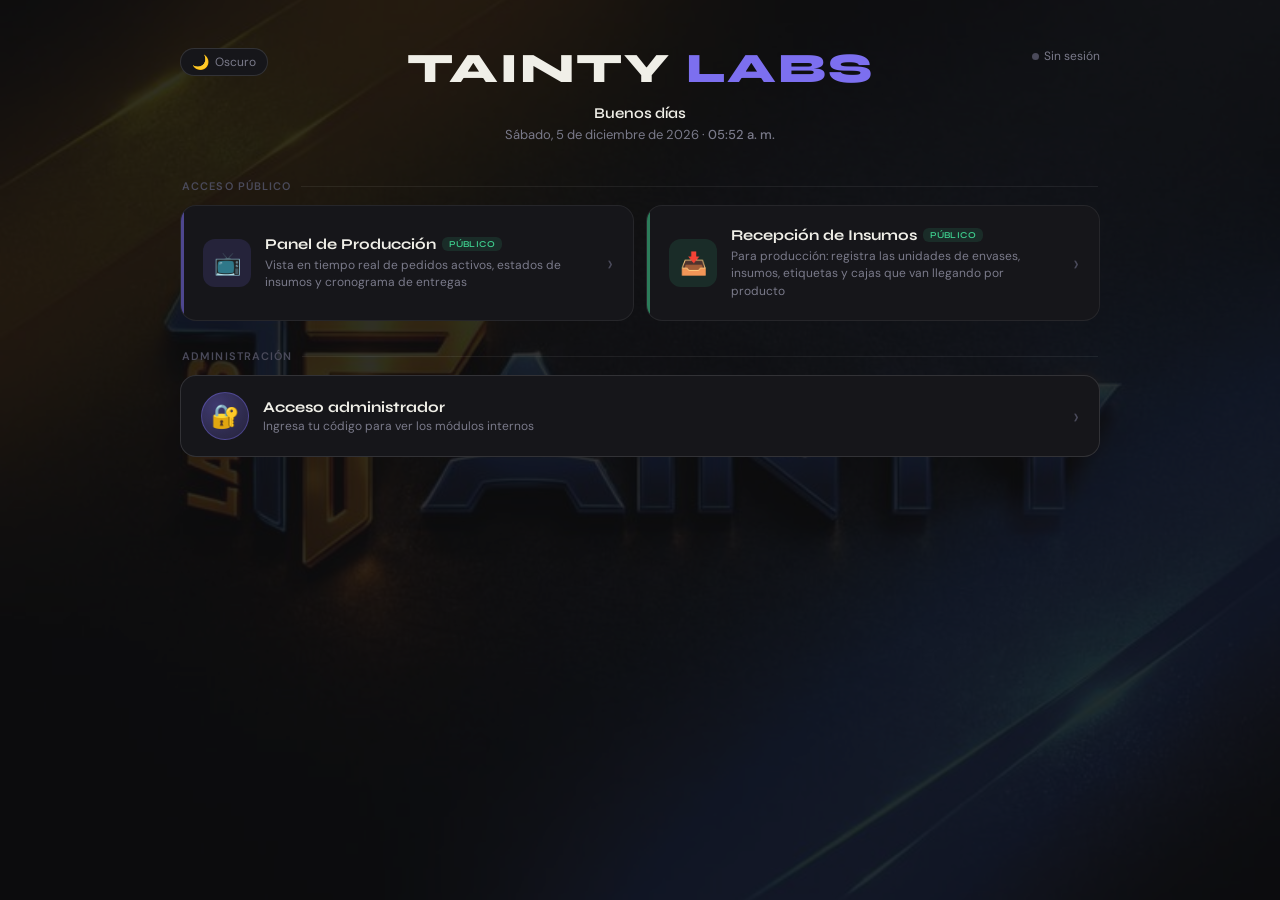
<file: formulario_tainty.html>
<!DOCTYPE html>
<html lang="es">
<head>
<meta charset="UTF-8">
<meta name="viewport" content="width=device-width, initial-scale=1.0">
<!-- PWA (app instalable) -->
<meta name="theme-color" content="#0d0d0f">
<meta name="mobile-web-app-capable" content="yes">
<meta name="apple-mobile-web-app-capable" content="yes">
<meta name="apple-mobile-web-app-status-bar-style" content="black">
<meta name="apple-mobile-web-app-title" content="Tainty">
<link rel="manifest" href="./manifest.json">
<link rel="apple-touch-icon" href="./assets/icons/apple-touch-icon.png">
<link rel="icon" type="image/png" sizes="192x192" href="./assets/icons/icon-192.png">
<title>Nuevo Pedido · Tainty Corporation</title>
<link href="https://fonts.googleapis.com/css2?family=DM+Sans:wght@400;500;600&family=DM+Mono:wght@400;500&display=swap" rel="stylesheet">
<script>/* Tema claro/oscuro compartido · se aplica antes de pintar (sin parpadeo) */
(function(){
  function apply(t){
    document.documentElement.setAttribute('data-theme', t==='light'?'light':'dark');
    var m=document.querySelector('meta[name="theme-color"]');
    if(m) m.setAttribute('content', t==='light'?'#f3f3f6':'#0d0d0f');
  }
  var saved='dark';
  try{ saved=localStorage.getItem('tainty_theme')||'dark'; }catch(e){}
  apply(saved);
  window.taintyTheme={
    get:function(){try{return localStorage.getItem('tainty_theme')||'dark';}catch(e){return'dark';}},
    set:function(t){try{localStorage.setItem('tainty_theme',t);}catch(e){}apply(t);},
    toggle:function(){var n=this.get()==='light'?'dark':'light';this.set(n);return n;}
  };
})();
</script>
<style>
:root {
  --bg: #f4f3f0;
  --card: #ffffff;
  --border: #e2e0db;
  --text: #1a1917;
  --muted: #6b6860;
  --hint: #a09e99;
  --purple: #5b4fcf;
  --purple-light: #eeecfb;
  --purple-dark: #3d33a8;
  --green: #2e7d52;
  --green-light: #e8f5ee;
  --amber: #b45309;
  --amber-light: #fef3e2;
  --red: #c0392b;
  --red-light: #fdecea;
  --blue: #1d6fa4;
  --blue-light: #e8f3fb;
  --radius: 12px;
  --radius-sm: 8px;
}
* { box-sizing: border-box; margin: 0; padding: 0; }
body {
  font-family: 'DM Sans', sans-serif;
  background: var(--bg);
  color: var(--text);
  min-height: 100vh;
  padding: 2rem 1rem;
  position: relative;
}
body::before{content:'';position:fixed;inset:0;background:url('./assets/bg.jpg') center center no-repeat;background-size:cover;opacity:0.15;pointer-events:none;z-index:0}
.page-wrap{position:relative;z-index:1}
.page-wrap { max-width: 560px; margin: 0 auto; }

.top-bar {
  display: flex; align-items: center; justify-content: space-between; gap: 10px;
  margin-bottom: 1.75rem;
}
.back-btn {
  font-size: 12px; padding: 5px 12px; border-radius: 20px;
  border: 1px solid var(--border); background: var(--card); color: var(--muted);
  cursor: pointer; text-decoration: none; display: inline-flex; align-items: center; gap: 4px;
  transition: all .2s;
}
.back-btn:hover { color: var(--purple); border-color: var(--purple); }
.logo { font-size: 13px; font-weight: 600; letter-spacing: .08em; color: var(--muted); text-transform: uppercase; flex: 1; text-align: center; }
.logo span { color: var(--purple); }
.date-chip {
  font-family: 'DM Mono', monospace;
  font-size: 12px; color: var(--muted);
  background: var(--card); border: 1px solid var(--border);
  border-radius: 20px; padding: 4px 12px;
}

.card {
  background: var(--card);
  border: 1px solid var(--border);
  border-radius: var(--radius);
  padding: 1.5rem;
  margin-bottom: 1rem;
}
.card-title {
  font-size: 11px; font-weight: 600; letter-spacing: .1em;
  color: var(--hint); text-transform: uppercase; margin-bottom: 1.25rem;
  display: flex; align-items: center; gap: 8px;
}
.card-title::after { content:''; flex:1; height:1px; background:var(--border); }

.field { margin-bottom: 1.1rem; }
.field:last-child { margin-bottom: 0; }
label {
  display: block; font-size: 13px; font-weight: 500;
  color: var(--muted); margin-bottom: 6px;
}
label .req { color: var(--red); margin-left: 2px; }
input, select, textarea {
  width: 100%; font-family: 'DM Sans', sans-serif;
  font-size: 14px; color: var(--text);
  background: var(--bg); border: 1px solid var(--border);
  border-radius: var(--radius-sm); padding: 9px 12px;
  outline: none; transition: border .15s, box-shadow .15s;
  appearance: none; -webkit-appearance: none;
}
input:focus, select:focus, textarea:focus {
  border-color: var(--purple); box-shadow: 0 0 0 3px rgba(91,79,207,.1);
}
select { background-image: url("data:image/svg+xml,%3Csvg xmlns='http://www.w3.org/2000/svg' width='12' height='8' viewBox='0 0 12 8'%3E%3Cpath d='M1 1l5 5 5-5' stroke='%23a09e99' stroke-width='1.5' fill='none' stroke-linecap='round'/%3E%3C/svg%3E"); background-repeat: no-repeat; background-position: right 12px center; padding-right: 32px; cursor: pointer; }
textarea { resize: vertical; min-height: 80px; }

.two-col { display: grid; grid-template-columns: 1fr 1fr; gap: 12px; }

.tipo-badge {
  display: inline-flex; align-items: center; gap: 5px;
  font-size: 12px; font-weight: 500; border-radius: 20px;
  padding: 3px 10px; margin-top: 6px;
}
.tipo-ml { background: var(--blue-light); color: var(--blue); }
.tipo-gr { background: var(--amber-light); color: var(--amber); }
.tipo-cap { background: var(--green-light); color: var(--green); }

.price-suggest {
  background: var(--blue-light); border: 1px solid #b8d9f0;
  border-radius: var(--radius-sm); padding: 10px 12px;
  margin-top: 8px; display: none;
}
.ps-label { font-size: 11px; color: var(--blue); font-weight: 500; margin-bottom: 2px; }
.ps-value { font-family: 'DM Mono', monospace; font-size: 15px; font-weight: 500; color: var(--blue); }
.ps-hint { font-size: 11px; color: #5a9ec0; margin-top: 2px; }


.preview-card {
  background: #fafaf8; border: 1px dashed var(--border);
  border-radius: var(--radius); padding: 1.25rem;
  margin-bottom: 1rem; display: none;
}
.preview-title {
  font-size: 11px; font-weight: 600; color: var(--hint);
  letter-spacing: .08em; text-transform: uppercase; margin-bottom: 12px;
}
.preview-row {
  display: flex; justify-content: space-between; align-items: center;
  font-size: 13px; padding: 5px 0; border-bottom: 1px solid var(--border);
}
.preview-row:last-of-type { border: none; }
.preview-key { color: var(--muted); }
.preview-val { font-weight: 500; color: var(--text); text-align: right; max-width: 280px; }
.insumos-list { margin-top: 10px; padding-top: 10px; border-top: 1px solid var(--border); }
.insumos-title { font-size: 11px; color: var(--hint); margin-bottom: 6px; }
.insumo-item {
  display: inline-flex; align-items: center; gap: 4px;
  font-size: 12px; background: var(--bg); border: 1px solid var(--border);
  border-radius: 20px; padding: 3px 10px; margin: 2px 3px 2px 0;
  color: var(--muted);
}
.insumo-dot { width: 6px; height: 6px; border-radius: 50%; background: var(--purple); }

.btn-submit {
  width: 100%; padding: 13px;
  font-family: 'DM Sans', sans-serif; font-size: 15px; font-weight: 600;
  color: #fff; background: var(--purple);
  border: none; border-radius: var(--radius-sm);
  cursor: pointer; transition: background .15s, transform .1s;
  letter-spacing: .02em;
}
.btn-submit:hover { background: var(--purple-dark); }
.btn-submit:active { transform: scale(.98); }
.btn-submit:disabled { background: var(--hint); cursor: not-allowed; transform: none; }

.success-card {
  background: var(--green-light); border: 1px solid #a8d8be;
  border-radius: var(--radius); padding: 2rem; text-align: center;
  display: none; margin-bottom: 1rem;
}
.success-icon {
  width: 48px; height: 48px; border-radius: 50%;
  background: var(--green); color: #fff;
  display: flex; align-items: center; justify-content: center;
  font-size: 22px; margin: 0 auto 12px;
}
.success-title { font-size: 18px; font-weight: 600; color: var(--green); margin-bottom: 6px; }
.success-sub { font-size: 14px; color: #3a7a5a; }
.success-pedido {
  font-family: 'DM Mono', monospace; font-size: 22px; font-weight: 500;
  color: var(--green); margin: 12px 0;
}
.btn-nuevo {
  margin-top: 16px; padding: 10px 24px;
  font-family: 'DM Sans', sans-serif; font-size: 14px; font-weight: 500;
  color: var(--green); background: #fff; border: 1px solid #a8d8be;
  border-radius: var(--radius-sm); cursor: pointer; transition: background .15s;
}
.btn-nuevo:hover { background: #f0fbf5; }

.error-msg {
  background: var(--red-light); border: 1px solid #f1b8b3;
  border-radius: var(--radius-sm); padding: 10px 14px;
  font-size: 13px; color: var(--red); margin-bottom: 1rem; display: none;
}

.loading-overlay {
  display: none; text-align: center; padding: 1rem;
  font-size: 14px; color: var(--muted);
}
.spinner {
  width: 20px; height: 20px; border: 2px solid var(--border);
  border-top-color: var(--purple); border-radius: 50%;
  animation: spin .7s linear infinite; display: inline-block;
  vertical-align: middle; margin-right: 8px;
}
@keyframes spin { to { transform: rotate(360deg); } }
.admin-fab{position:fixed;bottom:24px;right:24px;width:44px;height:44px;border-radius:50%;background:var(--purple);color:#fff;border:none;font-size:18px;cursor:pointer;box-shadow:0 2px 8px rgba(91,79,207,.4);z-index:50;display:flex;align-items:center;justify-content:center;transition:opacity .15s}
.admin-fab:hover{opacity:.85}
.admin-overlay{position:fixed;inset:0;background:rgba(0,0,0,.5);z-index:60;display:flex;align-items:center;justify-content:center;opacity:0;pointer-events:none;transition:opacity .2s}
.admin-overlay.visible{opacity:1;pointer-events:all}
.admin-modal{background:var(--card);border-radius:var(--radius);padding:1.5rem;width:100%;max-width:500px;max-height:85vh;overflow-y:auto;margin:1rem}
.admin-title{font-size:16px;font-weight:600;color:var(--text);margin-bottom:4px}
.admin-sub{font-size:13px;color:var(--muted);margin-bottom:1.25rem}
.pin-overlay-f{position:fixed;inset:0;background:rgba(0,0,0,.7);z-index:70;display:flex;align-items:center;justify-content:center;opacity:0;pointer-events:none;transition:opacity .2s}
.pin-overlay-f.visible{opacity:1;pointer-events:all}
.pin-card-f{background:var(--card);border:1px solid var(--border);border-radius:var(--radius);padding:2rem;width:300px;text-align:center}
.pin-f-title{font-size:15px;font-weight:600;color:var(--text);margin-bottom:4px}
.pin-f-sub{font-size:12px;color:var(--muted);margin-bottom:1.25rem}
.pin-f-dots{display:flex;justify-content:center;gap:10px;margin-bottom:1.25rem}
.pin-f-dot{width:12px;height:12px;border-radius:50%;border:2px solid var(--border);background:transparent;transition:all .15s}
.pin-f-dot.filled{background:var(--purple);border-color:var(--purple)}
.pin-f-dot.error{background:var(--red);border-color:var(--red)}
.pin-f-grid{display:grid;grid-template-columns:repeat(3,1fr);gap:8px;margin-bottom:.75rem}
.pin-f-key{font-size:18px;font-weight:600;padding:13px;border-radius:10px;border:1px solid var(--border);background:var(--bg);color:var(--text);cursor:pointer;transition:all .15s}
.pin-f-key:hover{border-color:var(--purple);color:var(--purple)}
.pin-f-clear{font-size:12px;color:var(--muted);background:none;border:none;cursor:pointer;padding:8px}
.pin-f-err{font-size:12px;color:var(--red);height:18px}
.prod-list{display:flex;flex-direction:column;gap:6px;margin-bottom:1rem;max-height:280px;overflow-y:auto}
.prod-item{display:flex;align-items:center;gap:8px;padding:8px 10px;background:var(--bg);border-radius:var(--radius-sm);border:1px solid var(--border)}
.prod-item-name{flex:1;font-size:13px;color:var(--text)}
.prod-type-badge{font-size:10px;padding:2px 7px;border-radius:10px}
.prod-action-btn{font-size:13px;width:26px;height:26px;display:inline-flex;align-items:center;justify-content:center;border-radius:6px;border:1px solid var(--border);background:transparent;cursor:pointer;transition:all .15s;padding:0}
.prod-action-btn.edit{color:var(--purple)}
.prod-action-btn.edit:hover{background:rgba(124,111,239,.1);border-color:var(--purple)}
.prod-action-btn.del{color:#e8524a}
.prod-action-btn.del:hover{background:rgba(232,82,74,.1);border-color:#e8524a}
.prod-edit-btn{font-size:11px;padding:3px 8px;border-radius:6px;border:1px solid var(--border);background:transparent;color:var(--muted);cursor:pointer}
.prod-edit-btn:hover{border-color:var(--purple);color:var(--purple)}
.prod-del-btn{font-size:11px;padding:3px 8px;border-radius:6px;border:1px solid #fcd4d0;background:#fff5f4;color:var(--red);cursor:pointer}
.add-prod-form{display:flex;gap:8px;flex-wrap:wrap;padding-top:1rem;border-top:1px solid var(--border)}
.add-prod-input{flex:1;min-width:180px;font-family:'DM Sans',sans-serif;font-size:13px;padding:8px 10px;border:1px solid var(--border);border-radius:var(--radius-sm);background:var(--bg);color:var(--text)}
.add-prod-input:focus{outline:none;border-color:var(--purple)}
.add-prod-btn{padding:8px 16px;border-radius:var(--radius-sm);border:none;background:var(--purple);color:#fff;font-family:'DM Sans',sans-serif;font-size:13px;cursor:pointer}
.admin-search{width:100%;font-family:'DM Sans',sans-serif;font-size:13px;padding:8px 10px;border:1px solid var(--border);border-radius:var(--radius-sm);background:var(--bg);color:var(--text);margin-bottom:10px}
.admin-search:focus{outline:none;border-color:var(--purple)}
.admin-tabs{display:flex;gap:4px;border-bottom:1px solid var(--border);margin:14px 0 12px}
.admin-tab{font-family:'DM Sans',sans-serif;font-size:13px;font-weight:500;background:transparent;border:none;padding:8px 14px;cursor:pointer;color:var(--muted);border-bottom:2px solid transparent;margin-bottom:-1px;transition:all .15s}
.admin-tab:hover{color:var(--text)}
.admin-tab.active{color:var(--purple);border-bottom-color:var(--purple)}
.admin-close{float:right;background:none;border:none;font-size:18px;color:var(--muted);cursor:pointer;margin-top:-4px}

@media(max-width:560px){
  body{padding:1rem .75rem}
  .two-col{grid-template-columns:1fr}
  .card{padding:1.25rem 1rem}
  .btn-submit{font-size:14px;padding:12px}
  .preview-card{padding:1rem}
  .top-bar{margin-bottom:1.25rem;flex-wrap:wrap;gap:8px}
  .logo{font-size:12px}
  .date-chip{font-size:11px;padding:3px 10px}
  .admin-modal{margin:.5rem;padding:1rem}
  .pin-card-f{width:88vw;max-width:300px;padding:1.5rem}
  .toast{bottom:16px;right:16px;left:16px;text-align:center;max-width:none}
}

@media(max-width:640px){
  .topbar{padding:.75rem 1rem;flex-wrap:wrap;gap:6px}
  .topbar-right{gap:6px}
  .main{padding:1rem}
  .stats-row,.stats-grid{grid-template-columns:1fr 1fr}
  .charts-grid,.tables-grid{grid-template-columns:1fr}
  .chart-card.full{grid-column:1}
  .chart-wrap{height:180px}
  .controls{flex-direction:column}
  .filter-tabs,.filters{flex-wrap:wrap}
  .modal{margin:1rem;max-width:100%;width:calc(100% - 2rem)}
  .two-col{grid-template-columns:1fr}
  .grid{grid-template-columns:1fr;padding:.75rem 1rem 1.5rem}
  .costo-grid{grid-template-columns:1fr 1fr}
  .pedido-grid{grid-template-columns:1fr}
  .manual-row{flex-direction:column}
  .pin-card{width:90vw;max-width:320px;padding:1.5rem}
  .estado-btns{gap:3px}
  .est-btn{font-size:10px;padding:3px 7px}
  .insumo-row{flex-direction:column;align-items:flex-start;gap:6px}
  table{font-size:12px}
  th,td{padding:8px 10px}
  .stat-val{font-size:18px}
  .logo{font-size:13px}
}
@media(min-width:641px) and (max-width:900px){
  .grid{grid-template-columns:repeat(2,1fr)}
  .charts-grid{grid-template-columns:1fr}
  .chart-card.full{grid-column:1}
  .tables-grid{grid-template-columns:1fr}
}
.toast{position:fixed;bottom:24px;right:24px;background:var(--card);border:1px solid var(--border);border-radius:10px;padding:10px 16px;font-size:13px;color:var(--text);z-index:200;opacity:0;transition:opacity .2s;pointer-events:none;box-shadow:0 4px 12px rgba(0,0,0,0.1);max-width:90vw}
.toast.visible{opacity:1}
.toast.error{border-color:var(--red);color:var(--red);background:var(--red-light)}
.toast.success{border-color:var(--green);color:var(--green);background:var(--green-light)}

/* === Mejoras de diseño e interacción === */

/* Animación de entrada de tarjetas */
@keyframes fadeInUp { from { opacity:0; transform:translateY(12px); } to { opacity:1; transform:translateY(0); } }
.card, .preview-card { animation: fadeInUp .4s ease both; }
#form-wrap > .card:nth-child(1){animation-delay:.02s}
#form-wrap > .card:nth-child(2){animation-delay:.08s}
#form-wrap > .card:nth-child(3){animation-delay:.14s}
#form-wrap > .card:nth-child(4){animation-delay:.20s}
@media (prefers-reduced-motion: reduce){ *{animation:none!important;transition:none!important} }

/* Barra de progreso del formulario */
.progress-wrap{margin-bottom:1.25rem}
.progress-head{display:flex;justify-content:space-between;align-items:center;margin-bottom:6px}
.progress-label{font-size:11px;font-weight:600;letter-spacing:.08em;text-transform:uppercase;color:var(--hint)}
.progress-count{font-size:11px;font-family:'DM Mono',monospace;color:var(--muted)}
.progress-track{height:6px;background:var(--border);border-radius:20px;overflow:hidden}
.progress-fill{height:100%;width:0;background:linear-gradient(90deg,var(--purple),var(--purple-dark));border-radius:20px;transition:width .35s cubic-bezier(.4,0,.2,1)}
.progress-fill.done{background:linear-gradient(90deg,var(--green),#1f5e3d)}

/* Estados de validación por campo */
input.invalid, select.invalid, textarea.invalid{
  border-color:var(--red); background:var(--red-light);
  box-shadow:0 0 0 3px rgba(192,57,43,.08);
}
.field-error{font-size:12px;color:var(--red);margin-top:5px;display:none;align-items:center;gap:4px}
.field-error.show{display:flex;animation:fadeInUp .2s ease both}
@keyframes shake { 10%,90%{transform:translateX(-1px)} 20%,80%{transform:translateX(2px)} 30%,50%,70%{transform:translateX(-4px)} 40%,60%{transform:translateX(4px)} }
.shake{animation:shake .4s cubic-bezier(.36,.07,.19,.97) both}

/* Chips rápidos (cantidad y abono) */
.chips{display:flex;flex-wrap:wrap;gap:6px;margin-top:8px}
.chip{
  font-family:'DM Sans',sans-serif;font-size:12px;font-weight:500;
  padding:5px 12px;border-radius:20px;cursor:pointer;
  border:1px solid var(--border);background:var(--card);color:var(--muted);
  transition:all .15s;
}
.chip:hover{border-color:var(--purple);color:var(--purple)}
.chip.active{background:var(--purple-light);border-color:var(--purple);color:var(--purple-dark);font-weight:600}
.chip.credito:hover{border-color:var(--amber);color:var(--amber)}
.chip.credito.active{background:var(--amber-light);border-color:var(--amber);color:var(--amber)}

/* Sugerencia de precio: animación suave */
.price-suggest{transition:opacity .25s ease, transform .25s ease}

/* Skeleton de carga de catálogos */
@keyframes shimmer { 0%{background-position:-200px 0} 100%{background-position:calc(200px + 100%) 0} }
.skeleton{
  background:linear-gradient(90deg,var(--border) 0%,#eeece8 40%,var(--border) 80%);
  background-size:200px 100%; animation:shimmer 1.2s ease-in-out infinite;
  border-radius:var(--radius-sm); color:transparent!important; pointer-events:none;
}
.catalog-hint{font-size:11px;color:var(--hint);margin-top:6px;display:none;align-items:center;gap:5px}
.catalog-hint.show{display:flex}
.catalog-hint .dot{width:6px;height:6px;border-radius:50%;background:var(--purple);animation:pulse 1s ease-in-out infinite}
@keyframes pulse{0%,100%{opacity:.3}50%{opacity:1}}

/* Barra de acción fija con total */
.action-bar{
  position:sticky; bottom:0; z-index:40;
  margin:1rem -1rem -1rem; padding:14px 1rem;
  background:linear-gradient(to top, var(--card) 75%, rgba(255,255,255,0));
  border-top:1px solid var(--border);
  display:flex; align-items:center; gap:14px;
}
.action-total{flex:1;min-width:0}
.action-total .at-label{font-size:11px;color:var(--hint);text-transform:uppercase;letter-spacing:.06em}
.action-total .at-value{font-family:'DM Mono',monospace;font-size:20px;font-weight:600;color:var(--text);line-height:1.1}
.action-total .at-sub{font-size:11px;color:var(--muted)}
.action-bar .btn-submit{width:auto;flex-shrink:0;padding:13px 28px}
@media(max-width:560px){
  .action-bar{margin:1rem -.75rem -1rem;padding:12px .75rem;border-radius:14px 14px 0 0;box-shadow:0 -4px 16px rgba(0,0,0,.06)}
  .action-total .at-value{font-size:18px}
  .action-bar .btn-submit{padding:12px 20px}
}

/* Check de éxito animado */
@keyframes pop { 0%{transform:scale(0)} 60%{transform:scale(1.15)} 100%{transform:scale(1)} }
.success-card[style*="block"] .success-icon{animation:pop .45s cubic-bezier(.34,1.56,.64,1) both}

/* Modal genérico (reemplaza prompt/confirm) */
.ui-modal-overlay{position:fixed;inset:0;background:rgba(0,0,0,.5);z-index:90;display:flex;align-items:center;justify-content:center;opacity:0;pointer-events:none;transition:opacity .2s;padding:1rem}
.ui-modal-overlay.visible{opacity:1;pointer-events:all}
.ui-modal{background:var(--card);border-radius:var(--radius);padding:1.5rem;width:100%;max-width:380px;box-shadow:0 12px 40px rgba(0,0,0,.2);transform:translateY(8px);transition:transform .2s}
.ui-modal-overlay.visible .ui-modal{transform:translateY(0)}
.ui-modal-title{font-size:15px;font-weight:600;color:var(--text);margin-bottom:6px}
.ui-modal-msg{font-size:13px;color:var(--muted);margin-bottom:1rem;white-space:pre-line;line-height:1.5}
.ui-modal-input{width:100%;font-family:'DM Sans',sans-serif;font-size:14px;padding:10px 12px;border:1px solid var(--border);border-radius:var(--radius-sm);background:var(--bg);color:var(--text);margin-bottom:1rem}
.ui-modal-input:focus{outline:none;border-color:var(--purple);box-shadow:0 0 0 3px rgba(91,79,207,.1)}
.ui-modal-actions{display:flex;gap:8px;justify-content:flex-end}
.ui-modal-btn{font-family:'DM Sans',sans-serif;font-size:13px;font-weight:500;padding:9px 18px;border-radius:var(--radius-sm);cursor:pointer;border:1px solid var(--border);background:var(--card);color:var(--muted);transition:all .15s}
.ui-modal-btn:hover{color:var(--text)}
.ui-modal-btn.primary{background:var(--purple);border-color:var(--purple);color:#fff}
.ui-modal-btn.primary:hover{background:var(--purple-dark)}
.ui-modal-btn.danger{background:var(--red);border-color:var(--red);color:#fff}
.ui-modal-btn.danger:hover{background:#a32f22}

/* Líneas de producto (varios pedidos por cliente) */
.linea{position:relative}
.linea-head{display:flex;align-items:center;justify-content:space-between;gap:8px;margin-bottom:1.1rem}
.linea-title{font-size:11px;font-weight:600;letter-spacing:.1em;color:var(--hint);text-transform:uppercase;display:flex;align-items:center;gap:8px}
.linea-num{display:inline-flex;align-items:center;justify-content:center;min-width:20px;height:20px;padding:0 6px;border-radius:10px;background:var(--purple-light);color:var(--purple-dark);font-size:11px;font-weight:700;letter-spacing:0}
.linea-del{width:28px;height:28px;border-radius:8px;border:1px solid var(--border);background:transparent;color:var(--red);cursor:pointer;font-size:13px;display:inline-flex;align-items:center;justify-content:center;transition:all .15s;flex-shrink:0}
.linea-del:hover{background:var(--red-light);border-color:var(--red)}
.linea-total{font-size:12px;font-family:'DM Mono',monospace;color:var(--purple-dark);margin-top:12px;padding-top:10px;border-top:1px dashed var(--border);display:none}
.btn-add-linea{width:100%;padding:13px;margin-bottom:1rem;border:1.5px dashed var(--border);background:var(--card);color:var(--purple);border-radius:var(--radius);font-family:'DM Sans',sans-serif;font-size:14px;font-weight:600;cursor:pointer;transition:all .15s}
.btn-add-linea:hover{border-color:var(--purple);background:var(--purple-light)}

/* =========================================================
   Tema OSCURO para el formulario.
   Esta página nació clara y con su propio set de variables;
   por eso aquí la variante oscura se activa con data-theme="dark"
   (el resto de módulos es al revés). Así sigue la preferencia
   global: oscuro por defecto, claro si el usuario lo elige.
   ========================================================= */
:root[data-theme="dark"]{
  --bg:#0d0d0f;
  --card:#16161a;
  --border:rgba(255,255,255,0.09);
  --text:#f0efe8;
  --muted:#9a9aa8;
  --hint:#62626f;
  --purple:#8b7ff2; --purple-light:rgba(124,111,239,0.16); --purple-dark:#9a8ff4;
  --green:#3ecf8e;  --green-light:rgba(62,207,142,0.14);
  --amber:#f5a623;  --amber-light:rgba(245,166,35,0.14);
  --red:#e8524a;    --red-light:rgba(232,82,74,0.14);
  --blue:#4ca3e8;   --blue-light:rgba(76,163,232,0.14);
}
/* Fondos claros fijos → oscuros en modo oscuro. */
:root[data-theme="dark"] .preview-card{background:#1e1e24}
:root[data-theme="dark"] .btn-nuevo{background:var(--green-light);border-color:rgba(62,207,142,.35)}
:root[data-theme="dark"] .btn-nuevo:hover{background:rgba(62,207,142,.22)}
:root[data-theme="dark"] .prod-del-btn{background:var(--red-light);border-color:rgba(232,82,74,.35)}
</style>
<script src="./assets/auth.js"></script>
<script src="./assets/config.js"></script>
<script src="./assets/common.js"></script>
</head>
<body>
<div class="page-wrap">

  <div class="top-bar">
    <a class="back-btn" href="./index.html">&#8592; Inicio</a>
    <button class="back-btn" onclick="cerrarSesion()" style="border-color:rgba(192,57,43,.3);color:var(--red)">&#128274; Salir</button>
    <div class="logo">Tainty <span>Corp</span></div>
    <div class="date-chip" id="fecha-chip"></div>
  </div>

  <div class="error-msg" id="error-msg"></div>

  <div class="success-card" id="success-card">
    <div class="success-icon">✓</div>
    <div class="success-title">Pedido registrado</div>
    <div class="success-pedido" id="success-num"></div>
    <div class="success-sub" id="success-det"></div>
    <button class="btn-nuevo" onclick="resetForm()">Registrar otro pedido</button>
  </div>

  <div id="form-wrap">

    <div class="progress-wrap">
      <div class="progress-head">
        <span class="progress-label">Productos listos</span>
        <span class="progress-count" id="progress-count">0 de 1</span>
      </div>
      <div class="progress-track"><div class="progress-fill" id="progress-fill"></div></div>
    </div>

    <div class="card">
      <div class="card-title">Información general</div>
      <div class="two-col">
        <div class="field">
          <label>Fecha <span class="req">*</span></label>
          <input type="date" id="f-fecha" oninput="clearFieldError('f-fecha');updateProgress()">
          <div class="field-error" id="err-f-fecha">⚠ Selecciona una fecha</div>
        </div>
        <div class="field">
          <label>Vendedor <span class="req">*</span></label>
          <select id="f-vendedor" onchange="onVendedorChange()">
            <option value="">Elige...</option>
            <option>Carlos Esparza</option>
            <option>Miguel Chozo</option>
          </select>
          <div class="field-error" id="err-f-vendedor">⚠ Elige un vendedor</div>
        </div>
      </div>
      <div class="field">
        <label>Cliente <span class="req">*</span></label>
        <input type="text" id="f-cliente" list="clientes-list" placeholder="Escribe o elige cliente..." autocomplete="off" oninput="onClienteInput()" onchange="onClienteChange()">
        <datalist id="clientes-list"></datalist>
        <div class="catalog-hint" id="hint-clientes"><span class="dot"></span>Cargando clientes...</div>
        <div class="field-error" id="err-f-cliente">⚠ Ingresa el cliente</div>
      </div>
    </div>

    <datalist id="productos-list"></datalist>
    <div class="catalog-hint" id="hint-productos" style="margin:0 0 8px 2px"><span class="dot"></span>Cargando productos...</div>

    <!-- Líneas de producto: cada una es un pedido independiente para el mismo cliente -->
    <div id="lineas-wrap"></div>

    <button type="button" class="btn-add-linea" id="btn-add-linea" onclick="agregarLinea(true)">
      + Agregar otro producto
    </button>

    <div class="preview-card" id="preview">
      <div style="display:flex;align-items:center;justify-content:space-between;gap:8px;margin-bottom:8px">
        <div class="preview-title" style="margin-bottom:0">Vista previa</div>
        <button type="button" onclick="copiarPreview()" title="Copiar resumen del pedido" style="font-size:11px;padding:4px 10px;border-radius:8px;border:1px solid var(--border);background:var(--card);color:var(--purple);cursor:pointer;font-family:inherit;display:inline-flex;align-items:center;gap:4px">&#128203; Copiar</button>
      </div>
      <div id="preview-rows"></div>
      <div class="insumos-list">
        <div class="insumos-title">Insumos requeridos para producción</div>
        <div id="preview-insumos"></div>
      </div>
    </div>

    <div class="loading-overlay" id="loading">
      <span class="spinner"></span> Registrando pedido en Google Sheets...
    </div>

    <div class="action-bar">
      <div class="action-total">
        <div class="at-label">Monto total</div>
        <div class="at-value" id="at-value">S/ 0.00</div>
        <div class="at-sub" id="at-sub">Completa producto, cantidad y precio</div>
      </div>
      <button class="btn-submit" id="btn-submit" onclick="submitForm()">
        Registrar pedido
      </button>
    </div>

  </div>
</div>

<script>

// Auth gate: si no hay sesion, requireLogin redirige al index.
if (!requireLogin()) {
  // El navegador ya esta yendo al index; lo siguiente no se ejecuta.
}
const preciosCache = {};
// === Estado de las líneas de producto (varios pedidos por cliente) ===
// Cada línea es un pedido independiente que comparte cliente, fecha y vendedor.
let lineas = [];         // ids de línea, en orden de aparición
let lineaSeq = 0;        // contador incremental para ids únicos
const estadoLinea = {};  // id -> { credito:bool, autollenado:bool }

function getTipo(nombre) {
  const n = nombre.toLowerCase();
  if (/\(.*cap\)/.test(n)) return 'cap';
  if (/\(.*gr\)/.test(n)) return 'gr';
  return 'ml';
}

function getInsumos(tipo) {
  return tipo === 'cap'
    ? ['Insumo','Capsula','Envase','Etiqueta','Caja']
    : ['Insumo','Envase','Etiqueta','Caja'];
}

// === Validación campo por campo ===
function showFieldError(id, msg) {
  const el = document.getElementById(id);
  const err = document.getElementById('err-' + id);
  if (el) { el.classList.add('invalid'); el.classList.add('shake'); setTimeout(() => el.classList.remove('shake'), 450); }
  if (err) { if (msg) err.textContent = '⚠ ' + msg; err.classList.add('show'); }
}
function clearFieldError(id) {
  const el = document.getElementById(id);
  const err = document.getElementById('err-' + id);
  if (el) el.classList.remove('invalid');
  if (err) err.classList.remove('show');
}

function syncChips(containerId, activeText) {
  document.querySelectorAll('#' + containerId + ' .chip').forEach(c => {
    c.classList.toggle('active', c.textContent.trim() === activeText);
  });
}

// === Gestión de líneas de producto ===
function plantillaLinea(n, num) {
  return `
  <div class="card linea" id="linea-${n}" data-linea="${n}">
    <div class="linea-head">
      <div class="linea-title">Producto <span class="linea-num">${num}</span></div>
      <button type="button" class="linea-del" title="Quitar este producto" onclick="removerLinea(${n})">✕</button>
    </div>
    <div class="field">
      <label>Producto <span class="req">*</span></label>
      <input type="text" id="prod-${n}" list="productos-list" placeholder="Escribe o elige producto..." autocomplete="off" oninput="onProductoLineInput(${n})" onchange="onProductoLine(${n})">
      <div class="field-error" id="err-prod-${n}">⚠ Ingresa el producto</div>
      <div id="tipo-${n}"></div>
    </div>
    <div class="field">
      <label>Cantidad (unidades) <span class="req">*</span></label>
      <input type="number" id="cant-${n}" min="1" placeholder="Ej: 300" oninput="onCantidadLine(${n})">
      <div class="chips" id="chips-cant-${n}">
        <span class="chip" onclick="setCantidadLine(${n},100)">100</span>
        <span class="chip" onclick="setCantidadLine(${n},300)">300</span>
        <span class="chip" onclick="setCantidadLine(${n},500)">500</span>
        <span class="chip" onclick="setCantidadLine(${n},1000)">1000</span>
      </div>
      <div class="field-error" id="err-cant-${n}">⚠ Ingresa una cantidad válida</div>
    </div>
    <div class="field">
      <label>Precio de venta por unidad (S/) <span class="req">*</span></label>
      <input type="number" id="precio-${n}" step="0.01" min="0" placeholder="S/ 0.00" oninput="onPrecioLineInput(${n})">
      <div class="field-error" id="err-precio-${n}">⚠ Ingresa el precio por unidad</div>
      <div class="price-suggest" id="ps-${n}">
        <div class="ps-label">Precio sugerido</div>
        <div class="ps-value" id="psval-${n}"></div>
        <div class="ps-hint">Puedes modificarlo arriba</div>
      </div>
    </div>
    <div class="field">
      <label>Monto abonado (S/)</label>
      <input type="number" id="abono-${n}" step="0.01" min="0" placeholder="S/ 0.00 (opcional)" oninput="onAbonoLineInput(${n})">
      <div class="chips" id="chips-abono-${n}">
        <span class="chip" onclick="setAbonoLine(${n},0)">Sin abono</span>
        <span class="chip" onclick="setAbonoLine(${n},50)">50%</span>
        <span class="chip" onclick="setAbonoLine(${n},100)">100%</span>
        <span class="chip credito" onclick="setCreditoLine(${n})">A crédito</span>
      </div>
    </div>
    <div class="field">
      <label>Observaciones</label>
      <textarea id="obs-${n}" placeholder="Ej: entrega urgente, coordinar con cliente..."></textarea>
    </div>
    <div class="linea-total" id="ltotal-${n}"></div>
  </div>`;
}

function agregarLinea(foco) {
  const n = ++lineaSeq;
  lineas.push(n);
  estadoLinea[n] = { credito: false, autollenado: false };
  document.getElementById('lineas-wrap').insertAdjacentHTML('beforeend', plantillaLinea(n, lineas.length));
  renumerarLineas();
  actualizarTotales();
  if (foco) {
    const el = document.getElementById('prod-' + n);
    if (el) { el.scrollIntoView({ behavior: 'smooth', block: 'center' }); setTimeout(() => el.focus(), 200); }
  }
}

function removerLinea(n) {
  if (lineas.length <= 1) return; // siempre queda al menos una línea
  lineas = lineas.filter(x => x !== n);
  delete estadoLinea[n];
  const el = document.getElementById('linea-' + n);
  if (el) el.remove();
  renumerarLineas();
  actualizarTotales();
}

function renumerarLineas() {
  lineas.forEach((n, i) => {
    const numEl = document.querySelector('#linea-' + n + ' .linea-num');
    if (numEl) numEl.textContent = i + 1;
    const delBtn = document.querySelector('#linea-' + n + ' .linea-del');
    if (delBtn) delBtn.style.display = lineas.length > 1 ? 'inline-flex' : 'none';
  });
}

// Lee los datos actuales de una línea como objeto.
function leerLinea(n) {
  const prod = (document.getElementById('prod-' + n).value || '').trim();
  const cant = parseInt(document.getElementById('cant-' + n).value) || 0;
  const precio = parseFloat(document.getElementById('precio-' + n).value) || 0;
  const credito = !!(estadoLinea[n] && estadoLinea[n].credito);
  const abono = credito ? 0 : (parseFloat(document.getElementById('abono-' + n).value) || 0);
  const obs = document.getElementById('obs-' + n).value || '';
  return { n, prod, cant, precio, credito, abono, obs, total: precio * cant, completa: !!prod && cant > 0 && precio > 0 };
}

// === Chips rápidos por línea ===
function setCantidadLine(n, v) {
  document.getElementById('cant-' + n).value = v;
  clearFieldError('cant-' + n);
  syncChips('chips-cant-' + n, String(v));
  onCantidadLine(n);
}
function setAbonoLine(n, pct) {
  estadoLinea[n].credito = false;
  const ab = document.getElementById('abono-' + n);
  ab.disabled = false;
  const L = leerLinea(n);
  ab.value = pct === 0 ? '' : (L.precio * L.cant * pct / 100).toFixed(2);
  syncChips('chips-abono-' + n, pct === 0 ? 'Sin abono' : pct + '%');
  actualizarTotales();
}
function setCreditoLine(n) {
  estadoLinea[n].credito = true;
  const ab = document.getElementById('abono-' + n);
  ab.value = ''; ab.disabled = true;
  syncChips('chips-abono-' + n, 'A crédito');
  actualizarTotales();
}

// === Progreso (líneas completas) ===
function updateProgress() {
  const total = lineas.length;
  const completas = lineas.filter(n => leerLinea(n).completa).length;
  const pct = total ? Math.round(completas / total * 100) : 0;
  const fill = document.getElementById('progress-fill');
  fill.style.width = pct + '%';
  fill.classList.toggle('done', total > 0 && completas === total);
  document.getElementById('progress-count').textContent = completas + ' de ' + total;
}

// === Totales: subtotales por línea, barra de acción y vista previa combinada ===
function actualizarTotales() {
  let granTotal = 0, granAbono = 0, completas = 0;
  lineas.forEach(n => {
    const L = leerLinea(n);
    const ltotalEl = document.getElementById('ltotal-' + n);
    if (L.completa) {
      completas++; granTotal += L.total; granAbono += L.credito ? 0 : L.abono;
      if (ltotalEl) {
        const extra = L.credito ? ' · A crédito' : (L.abono > 0 ? ' · abonó S/ ' + L.abono.toLocaleString('es-PE', {minimumFractionDigits:2}) : '');
        ltotalEl.textContent = 'Subtotal: S/ ' + L.total.toLocaleString('es-PE', {minimumFractionDigits:2}) + extra;
        ltotalEl.style.display = 'block';
      }
    } else if (ltotalEl) { ltotalEl.style.display = 'none'; }
  });
  const valEl = document.getElementById('at-value');
  const subEl = document.getElementById('at-sub');
  if (completas === 0) {
    valEl.textContent = 'S/ 0.00';
    subEl.textContent = 'Completa producto, cantidad y precio';
  } else {
    valEl.textContent = 'S/ ' + granTotal.toLocaleString('es-PE', {minimumFractionDigits:2, maximumFractionDigits:2});
    const saldo = granTotal - granAbono;
    subEl.textContent = completas + ' producto' + (completas > 1 ? 's' : '') + ' · saldo S/ ' + saldo.toLocaleString('es-PE', {minimumFractionDigits:2});
  }
  const btn = document.getElementById('btn-submit');
  if (btn) btn.textContent = completas > 1 ? ('Registrar ' + completas + ' pedidos') : 'Registrar pedido';
  updateProgress();
  updatePreviewMulti();
}

function updatePreviewMulti() {
  const preview = document.getElementById('preview');
  const completas = lineas.map(leerLinea).filter(L => L.completa);
  if (!completas.length) { preview.style.display = 'none'; return; }
  preview.style.display = 'block';
  let granTotal = 0, granAbono = 0;
  const rows = completas.map((L, i) => {
    granTotal += L.total; granAbono += L.credito ? 0 : L.abono;
    const cond = L.credito ? '<span style="color:var(--amber)">A crédito</span>'
      : (L.abono > 0 ? 'abonó S/ ' + L.abono.toLocaleString('es-PE', {minimumFractionDigits:2}) : 'sin abono');
    return `<div class="preview-row"><span class="preview-key">${i + 1}. ${L.prod}</span><span class="preview-val">${L.cant.toLocaleString()} und × S/ ${L.precio.toFixed(2)} = S/ ${L.total.toLocaleString('es-PE', {minimumFractionDigits:2})}<br><span style="font-size:11px;color:var(--muted)">${cond}</span></span></div>`;
  }).join('');
  const saldo = granTotal - granAbono;
  const resumen = `
    <div class="preview-row" style="border-top:2px solid var(--border);margin-top:4px;padding-top:8px"><span class="preview-key" style="font-weight:600;color:var(--text)">Total (${completas.length} pedido${completas.length > 1 ? 's' : ''})</span><span class="preview-val" style="font-weight:600">S/ ${granTotal.toLocaleString('es-PE', {minimumFractionDigits:2})}</span></div>
    <div class="preview-row"><span class="preview-key">Abonado total</span><span class="preview-val">S/ ${granAbono.toLocaleString('es-PE', {minimumFractionDigits:2})}</span></div>
    <div class="preview-row"><span class="preview-key">Saldo total</span><span class="preview-val">S/ ${saldo.toLocaleString('es-PE', {minimumFractionDigits:2})}</span></div>`;
  document.getElementById('preview-rows').innerHTML = rows + resumen;
  const tipos = new Set(completas.map(L => getTipo(L.prod)));
  const insumos = new Set();
  tipos.forEach(t => getInsumos(t).forEach(x => insumos.add(x)));
  document.getElementById('preview-insumos').innerHTML = [...insumos]
    .map(x => `<span class="insumo-item"><span class="insumo-dot"></span>${x}</span>`).join('');
}

// === Modal genérico (reemplaza prompt/confirm nativos) ===
function uiPrompt(title, msg, defaultValue) {
  return new Promise(resolve => {
    const ov = document.getElementById('ui-modal-overlay');
    const input = document.getElementById('ui-modal-input');
    document.getElementById('ui-modal-title').textContent = title;
    document.getElementById('ui-modal-msg').textContent = msg || '';
    input.style.display = 'block';
    input.value = defaultValue || '';
    document.getElementById('ui-modal-ok').className = 'ui-modal-btn primary';
    _uiModalShow(ov, () => resolve(input.value.trim() || null), () => resolve(null));
    setTimeout(() => { input.focus(); input.select(); }, 60);
  });
}
function uiConfirm(title, msg, danger) {
  return new Promise(resolve => {
    const ov = document.getElementById('ui-modal-overlay');
    document.getElementById('ui-modal-input').style.display = 'none';
    document.getElementById('ui-modal-title').textContent = title;
    document.getElementById('ui-modal-msg').textContent = msg || '';
    document.getElementById('ui-modal-ok').className = 'ui-modal-btn ' + (danger ? 'danger' : 'primary');
    _uiModalShow(ov, () => resolve(true), () => resolve(false));
  });
}
function _uiModalShow(ov, onOk, onCancel) {
  const ok = document.getElementById('ui-modal-ok');
  const cancel = document.getElementById('ui-modal-cancel');
  const input = document.getElementById('ui-modal-input');
  const close = (cb) => {
    ov.classList.remove('visible');
    ok.onclick = cancel.onclick = ov.onclick = input.onkeydown = null;
    cb();
  };
  ok.onclick = () => close(onOk);
  cancel.onclick = () => close(onCancel);
  ov.onclick = (e) => { if (e.target === ov) close(onCancel); };
  input.onkeydown = (e) => { if (e.key === 'Enter') { e.preventDefault(); close(onOk); } if (e.key === 'Escape') close(onCancel); };
  ov.classList.add('visible');
}

// === ESTADO DE CATÁLOGOS (cargados desde Sheets) ===
let listaClientes = [];
let listaProductos = [];

// Llamada JSONP al Apps Script (para evitar problemas de CORS con GET)
async function cargarCatalogos() {
  const hintC = document.getElementById('hint-clientes');
  const hintP = document.getElementById('hint-productos');
  // Poblar al instante el autocompletado guardado (si hay) mientras se refresca por detrás.
  const cache = cacheLeer('formulario');
  if (cache && cache.productos) {
    listaClientes = cache.clientes || [];
    listaProductos = cache.productos || [];
    renderDatalist('clientes-list', listaClientes);
    renderDatalist('productos-list', listaProductos);
  }
  hintC.classList.add('show');
  hintP.classList.add('show');
  try {
    const [resC, resP] = await Promise.all([
      jsonp(`${SCRIPT_URL}?action=clientes`),
      jsonp(`${SCRIPT_URL}?action=productos`)
    ]);
    if (resC && resC.success && Array.isArray(resC.data)) {
      listaClientes = resC.data;
      renderDatalist('clientes-list', listaClientes);
    }
    if (resP && resP.success && Array.isArray(resP.data)) {
      listaProductos = resP.data;
      renderDatalist('productos-list', listaProductos);
    }
    cacheGuardar('formulario', { clientes: listaClientes, productos: listaProductos });
  } catch (e) {
    console.warn('No se pudo cargar catálogos:', e.message);
  } finally {
    hintC.classList.remove('show');
    hintP.classList.remove('show');
  }
}

function renderDatalist(id, items) {
  const dl = document.getElementById(id);
  if (!dl) return;
  dl.innerHTML = items.map(v => `<option value="${v.replace(/"/g, '&quot;')}">`).join('');
}

// Cliente (compartido por todas las líneas). En cada tecla solo forzamos
// mayúsculas; el recálculo de precios se hace al salir del campo (onchange)
// para no disparar una consulta por cada tecla.
function onClienteInput() {
  const el = document.getElementById('f-cliente');
  el.value = (el.value || '').trim().toUpperCase();
  if (el.value) clearFieldError('f-cliente');
  actualizarTotales();
}
function onClienteChange() {
  onClienteInput();
  recalcularLineas();
}
function onVendedorChange() {
  clearFieldError('f-vendedor');
  recalcularLineas();
}
// El cliente y el vendedor afectan el precio sugerido de TODAS las líneas.
function recalcularLineas() {
  lineas.forEach(n => sugerirPrecioLine(n));
  actualizarTotales();
}

// === Handlers por línea (producto, cantidad, precio, abono) ===
function onProductoLineInput(n) {
  const v = (document.getElementById('prod-' + n).value || '').trim();
  if (v) clearFieldError('prod-' + n);
  actualizarTotales();
}
async function onProductoLine(n) {
  const prod = document.getElementById('prod-' + n).value;
  const tipoWrap = document.getElementById('tipo-' + n);
  onProductoLineInput(n);
  if (!prod) { tipoWrap.innerHTML = ''; document.getElementById('ps-' + n).style.display = 'none'; actualizarTotales(); return; }
  const tipo = getTipo(prod);
  const labels = { ml: 'Líquido (ml)', gr: 'Polvo (gr)', cap: 'Cápsula (cap)' };
  const cls = { ml: 'tipo-ml', gr: 'tipo-gr', cap: 'tipo-cap' };
  tipoWrap.innerHTML = `<span class="tipo-badge ${cls[tipo]}">${labels[tipo]}</span>`;
  await sugerirPrecioLine(n);
}
async function onCantidadLine(n) {
  const v = document.getElementById('cant-' + n).value;
  if (parseFloat(v) > 0) clearFieldError('cant-' + n);
  syncChips('chips-cant-' + n, v);
  await sugerirPrecioLine(n);
  actualizarTotales();
}
function onPrecioLineInput(n) {
  if (estadoLinea[n]) estadoLinea[n].autollenado = false;
  clearFieldError('precio-' + n);
  actualizarTotales();
}
function onAbonoLineInput(n) {
  actualizarTotales();
}

/**
 * Sugiere el precio de una línea SOLO cuando existe una venta previa idéntica
 * en los cuatro datos: producto + vendedor + cliente + cantidad. Cliente y
 * vendedor son compartidos; producto y cantidad son de la línea.
 */
async function sugerirPrecioLine(n) {
  const ps = document.getElementById('ps-' + n);
  if (!ps) return;
  const prod = document.getElementById('prod-' + n).value;
  const cantidad = parseInt(document.getElementById('cant-' + n).value) || 0;
  const vendedor = document.getElementById('f-vendedor').value;
  const cliente = (document.getElementById('f-cliente').value || '').trim().toUpperCase();

  ps.style.display = 'none';
  if (!prod || !vendedor || !cliente || cantidad <= 0) {
    if (estadoLinea[n] && estadoLinea[n].autollenado) { document.getElementById('precio-' + n).value = ''; estadoLinea[n].autollenado = false; }
    actualizarTotales();
    return;
  }
  const cacheKey = vendedor + '||' + cliente + '||' + prod + '||' + cantidad;
  if (preciosCache[cacheKey] !== undefined) {
    const c = preciosCache[cacheKey];
    if (c.precio > 0) mostrarPrecioLine(n, c.precio, c.fuente); else mostrarSinSugerenciaLine(n);
    actualizarTotales();
    return;
  }
  try {
    const url = `${SCRIPT_URL}?action=precio`
      + `&producto=${encodeURIComponent(prod)}`
      + `&vendedor=${encodeURIComponent(vendedor)}`
      + `&cliente=${encodeURIComponent(cliente)}`
      + `&cantidad=${cantidad}`;
    const data = await jsonp(url);
    if (data && data.success && data.precio > 0) {
      preciosCache[cacheKey] = { precio: data.precio, fuente: data.fuente };
      mostrarPrecioLine(n, data.precio, data.fuente);
    } else {
      preciosCache[cacheKey] = { precio: 0, fuente: null };
      mostrarSinSugerenciaLine(n);
    }
  } catch(e) {
    console.warn('Error precio:', e.message);
    mostrarSinSugerenciaLine(n);
  }
  actualizarTotales();
}

function mostrarPrecioLine(n, precio, fuente) {
  const ps = document.getElementById('ps-' + n);
  const label = fuente === 'exacto' ? 'Mismo precio de una venta previa idéntica' : 'Precio de una venta previa';
  const lbl = ps.querySelector('.ps-label');
  if (lbl) lbl.textContent = label;
  document.getElementById('psval-' + n).textContent = 'S/ ' + parseFloat(precio).toFixed(2) + ' por unidad';
  ps.style.display = 'block';
  ps.style.opacity = '1';
  const precioInput = document.getElementById('precio-' + n);
  // Rellena si está vacío, o reemplaza si el valor previo también fue autollenado.
  // No pisa nunca un precio escrito a mano.
  if (!precioInput.value || (estadoLinea[n] && estadoLinea[n].autollenado)) {
    precioInput.value = parseFloat(precio).toFixed(2);
    estadoLinea[n].autollenado = true;
    clearFieldError('precio-' + n);
  }
  actualizarTotales();
}

function mostrarSinSugerenciaLine(n) {
  const ps = document.getElementById('ps-' + n);
  if (estadoLinea[n] && estadoLinea[n].autollenado) {
    document.getElementById('precio-' + n).value = '';
    estadoLinea[n].autollenado = false;
  }
  const lbl = ps.querySelector('.ps-label');
  if (lbl) lbl.textContent = 'No hay una venta previa idéntica';
  document.getElementById('psval-' + n).textContent = 'Ingresa el precio manualmente';
  ps.style.display = 'block';
  ps.style.opacity = '0.55';
}

/**
 * Copia al portapapeles un resumen del pedido tomando los datos actuales
 * del formulario. Útil para enviar al cliente o como registro propio.
 */
function copiarPreview() {
  const fecha = document.getElementById('f-fecha').value;
  const cliente = (document.getElementById('f-cliente').value || '').trim().toUpperCase();
  const completas = lineas.map(leerLinea).filter(L => L.completa);
  if (!completas.length) {
    mostrarToast('Completa al menos un producto (con cantidad y precio) antes de copiar', { type:'error', duration:3000 });
    return;
  }
  const money = n => 'S/ ' + (parseFloat(n)||0).toLocaleString('es-PE', { minimumFractionDigits:2, maximumFractionDigits:2 });
  let fechaTxt = '';
  if (fecha) {
    const m = String(fecha).match(/^(\d{4})-(\d{2})-(\d{2})/);
    fechaTxt = m ? `${m[3]}/${m[2]}/${m[1]}` : fecha;
  }
  let granTotal = 0, granAbono = 0;
  const items = completas.map((L, i) => {
    granTotal += L.total; granAbono += L.credito ? 0 : L.abono;
    const cond = L.credito ? ' (a crédito)' : (L.abono > 0 ? ` (abonó ${money(L.abono)})` : '');
    return `${i + 1}. ${L.prod} — ${L.cant.toLocaleString()} und × ${money(L.precio)} = ${money(L.total)}${cond}`;
  });
  const saldo = granTotal - granAbono;
  const texto = [
    fechaTxt ? `📅 Fecha: ${fechaTxt}` : null,
    cliente ? `👤 Cliente: ${cliente}` : null,
    `📦 Pedidos (${completas.length}):`,
    ...items,
    `💰 Total: ${money(granTotal)}`,
    granAbono > 0 ? `💸 Abonado total: ${money(granAbono)}` : null,
    `⚠️ Saldo total: ${money(saldo)}`
  ].filter(Boolean).join('\n');
  copiarAlPortapapeles(texto)
    .then(() => mostrarToast('Resumen del pedido copiado', { type:'success', duration:2500 }))
    .catch(() => mostrarToast('No se pudo copiar', { type:'error', duration:3000 }));
}

async function estimarNumeroPedido() {
  try {
    const data = await jsonp(`${SCRIPT_URL}?action=ultimoNum`);
    if (data && data.success) {
      const num = (parseInt(data.ultimo) || 0) + 1;
      return 'P' + String(num).padStart(4,'0');
    }
  } catch(e) {}
  return '(registrado)';
}

async function submitForm() {
  const fecha = document.getElementById('f-fecha').value;
  const clienteRaw = (document.getElementById('f-cliente').value || '').trim().toUpperCase();
  const vendedor = document.getElementById('f-vendedor').value;

  const errEl = document.getElementById('error-msg');
  errEl.style.display = 'none';

  const clienteExiste = listaClientes.some(c => c.toUpperCase() === clienteRaw);

  // Validación: primero los campos compartidos, luego cada línea de producto.
  let primerError = null;
  const marcar = (id, msg) => { showFieldError(id, msg); if (!primerError) primerError = id; };

  if (!fecha) marcar('f-fecha', 'Selecciona una fecha'); else clearFieldError('f-fecha');
  if (!vendedor) marcar('f-vendedor', 'Elige un vendedor'); else clearFieldError('f-vendedor');
  if (!clienteRaw) marcar('f-cliente', 'Ingresa el cliente');
  else if (!clienteExiste) marcar('f-cliente', 'Cliente no registrado. Agrégalo con la tuerca ⚙');
  else clearFieldError('f-cliente');

  const datos = [];
  lineas.forEach(n => {
    const L = leerLinea(n);
    const prodExiste = listaProductos.includes(L.prod);
    if (!L.prod) marcar('prod-' + n, 'Ingresa el producto');
    else if (!prodExiste) marcar('prod-' + n, 'Producto no registrado. Agrégalo con la tuerca ⚙');
    else clearFieldError('prod-' + n);
    if (!(L.cant > 0)) marcar('cant-' + n, 'Ingresa una cantidad válida'); else clearFieldError('cant-' + n);
    if (!(L.precio > 0)) marcar('precio-' + n, 'Ingresa el precio por unidad'); else clearFieldError('precio-' + n);
    datos.push(L);
  });

  if (primerError) {
    const el = document.getElementById(primerError);
    if (el) { el.scrollIntoView({ behavior: 'smooth', block: 'center' }); setTimeout(() => el.focus(), 300); }
    return;
  }

  document.getElementById('btn-submit').disabled = true;
  const loading = document.getElementById('loading');
  loading.style.display = 'block';

  // Registro SECUENCIAL: cada línea es un pedido. Se envían uno a uno (no en
  // paralelo) porque el backend calcula el N° y la fila a partir del pedido
  // anterior; en paralelo colisionarían.
  const registrados = [];
  try {
    for (let i = 0; i < datos.length; i++) {
      const L = datos[i];
      loading.innerHTML = `<span class="spinner"></span> Registrando pedido ${i + 1} de ${datos.length}...`;
      const payload = {
        action: 'guardarPedido',
        fecha, cliente: clienteRaw, producto: L.prod,
        cantidad: L.cant, precio: L.precio, abono: L.credito ? 0 : L.abono,
        vendedor, observaciones: L.obs,
        condicion: L.credito ? 'A CRÉDITO' : 'CONTADO'
      };
      const params = Object.keys(payload).map(k => encodeURIComponent(k) + '=' + encodeURIComponent(payload[k])).join('&');
      const data = await jsonp(`${SCRIPT_URL}?${params}&t=${Date.now()}`, 15000);
      if (!data || data.success === false) {
        throw new Error((data && data.error) || ('Error al registrar el pedido ' + (i + 1)));
      }
      registrados.push({ num: data.numPedido || '(registrado)', total: L.total });
    }

    loading.style.display = 'none';
    loading.innerHTML = '<span class="spinner"></span> Registrando pedido en Google Sheets...';
    document.getElementById('form-wrap').style.display = 'none';
    mostrarExito(registrados, clienteRaw);

  } catch(err) {
    loading.style.display = 'none';
    loading.innerHTML = '<span class="spinner"></span> Registrando pedido en Google Sheets...';
    document.getElementById('btn-submit').disabled = false;
    let msg = 'Error al registrar: ' + err.message + '.';
    if (registrados.length) {
      msg += ' Ya se registraron ' + registrados.length + ' pedido(s): ' + registrados.map(r => r.num).join(', ')
           + '. Revisa en el panel antes de reintentar para no duplicarlos.';
    } else {
      msg += ' Verifica tu conexión e intenta de nuevo.';
    }
    errEl.textContent = msg;
    errEl.style.display = 'block';
  }
}

// Muestra la tarjeta de éxito con todos los pedidos registrados.
function mostrarExito(registrados, cliente) {
  document.getElementById('success-num').textContent = registrados.map(r => r.num).join('   ·   ');
  const titulo = document.querySelector('.success-title');
  if (titulo) titulo.textContent = registrados.length > 1 ? (registrados.length + ' pedidos registrados') : 'Pedido registrado';
  const granTotal = registrados.reduce((s, r) => s + (r.total || 0), 0);
  document.getElementById('success-det').textContent =
    `${cliente} · ${registrados.length} pedido${registrados.length > 1 ? 's' : ''} · Total S/ ${granTotal.toLocaleString('es-PE', {minimumFractionDigits:2})}`;
  document.getElementById('success-card').style.display = 'block';
}

function resetForm() {
  document.getElementById('f-cliente').value = '';
  document.getElementById('f-vendedor').value = '';
  ['f-fecha','f-vendedor','f-cliente'].forEach(clearFieldError);
  // Vaciar y reiniciar las líneas de producto
  document.getElementById('lineas-wrap').innerHTML = '';
  lineas = [];
  lineaSeq = 0;
  for (const k in estadoLinea) delete estadoLinea[k];
  document.getElementById('success-card').style.display = 'none';
  document.getElementById('form-wrap').style.display = 'block';
  document.getElementById('btn-submit').disabled = false;
  document.getElementById('preview').style.display = 'none';
  document.getElementById('f-fecha').value = fechaHoy();
  agregarLinea(); // arranca con una línea vacía
}

function fechaHoy(){
  const n=new Date();
  return n.getFullYear()+"-"+String(n.getMonth()+1).padStart(2,"0")+"-"+String(n.getDate()).padStart(2,"0");
}
const now = new Date();
document.getElementById('fecha-chip').textContent = now.toLocaleDateString('es-PE', {weekday:'short', day:'numeric', month:'short', year:'numeric'});
document.getElementById('f-fecha').value = fechaHoy();
agregarLinea(); // primera línea de producto al cargar
actualizarTotales();

// ADMIN GESTOR DE PRODUCTOS
function getProductos() {
  return [...listaProductos];
}

function setProductos(lista) {
  listaProductos = lista.slice().sort((a, b) => a.localeCompare(b, 'es'));
  renderDatalist('productos-list', listaProductos);
}

function getTipoBadge(nombre) {
  const n = (nombre || '').toLowerCase();
  if (/\(.*cap\)/.test(n)) return { label: 'CAP', cls: 'tipo-cap' };
  if (/\(.*gr\)/.test(n)) return { label: 'GR', cls: 'tipo-gr' };
  return { label: 'ML', cls: 'tipo-ml' };
}

function renderProdList() {
  const q = (document.getElementById('admin-search').value || '').toLowerCase();
  const lista = getProductos().filter(p => !q || p.toLowerCase().includes(q));
  const div = document.getElementById('prod-list');
  if (!lista.length) { div.innerHTML = '<div style="text-align:center;padding:1rem;font-size:13px;color:var(--muted)">No hay productos</div>'; return; }
  div.innerHTML = lista.map(p => {
    const t = getTipoBadge(p);
    return `<div class="prod-item">
      <span class="prod-item-name">${p}</span>
      <span class="prod-type-badge ${t.cls}">${t.label}</span>
      <button class="prod-action-btn edit" onclick="editarProducto('${p.replace(/'/g, "\\'")}')">✎</button>
      <button class="prod-action-btn del" onclick="eliminarProducto('${p.replace(/'/g, "\\'")}')">✕</button>
    </div>`;
  }).join('');
}

function renderCliList() {
  const q = (document.getElementById('admin-search-cli').value || '').toLowerCase();
  const lista = listaClientes.filter(c => !q || c.toLowerCase().includes(q));
  const div = document.getElementById('cli-list');
  if (!lista.length) { div.innerHTML = '<div style="text-align:center;padding:1rem;font-size:13px;color:var(--muted)">No hay clientes</div>'; return; }
  div.innerHTML = lista.map(c => `<div class="prod-item">
    <span class="prod-item-name">${c}</span>
    <button class="prod-action-btn edit" onclick="editarCliente('${c.replace(/'/g, "\\'")}')">✎</button>
    <button class="prod-action-btn del" onclick="eliminarCliente('${c.replace(/'/g, "\\'")}')">✕</button>
  </div>`).join('');
}

async function editarProducto(viejo) {
  const nuevo = await uiPrompt('Editar producto', 'El nombre debe incluir la capacidad entre paréntesis. Ej: PRODUCTO (60ml)', viejo);
  if (!nuevo) return;
  const nuevoUp = nuevo.trim().toUpperCase();
  if (nuevoUp === viejo.toUpperCase()) return;
  if (!/\(.*\)/.test(nuevoUp)) { mostrarToast('El nombre debe incluir la capacidad. Ej: PRODUCTO (60ml)', {type:'error',duration:3500}); return; }
  try {
    const data = await jsonp(`${SCRIPT_URL}?action=editarProducto&viejo=${encodeURIComponent(viejo)}&nuevo=${encodeURIComponent(nuevoUp)}`);
    if (data && data.success) {
      // Actualizar lista local
      const idx = listaProductos.indexOf(viejo);
      if (idx >= 0) listaProductos[idx] = nuevoUp;
      listaProductos.sort((a, b) => a.localeCompare(b, 'es'));
      setProductos(listaProductos);
      renderProdList();
      mostrarToast(`✓ Producto editado. ${data.pedidosActualizados || 0} pedidos antiguos actualizados.`, {type:'success',duration:3000});
    } else {
      mostrarToast('Error: ' + (data && data.error || 'no se pudo editar'), {type:'error',duration:3500});
    }
  } catch (e) {
    mostrarToast('Error de conexión: ' + e.message, {type:'error',duration:3500});
  }
}

async function eliminarProducto(nombre) {
  if (!(await uiConfirm('Eliminar producto', `¿Eliminar "${nombre}" del catálogo?\n\nLos pedidos antiguos con este producto NO se borran.`, true))) return;
  try {
    const data = await jsonp(`${SCRIPT_URL}?action=eliminarProducto&nombre=${encodeURIComponent(nombre)}`);
    if (data && data.success) {
      listaProductos = listaProductos.filter(p => p !== nombre);
      setProductos(listaProductos);
      renderProdList();
    } else {
      mostrarToast('Error: ' + (data && data.error || 'no se pudo eliminar'), {type:'error',duration:3500});
    }
  } catch (e) {
    mostrarToast('Error de conexión: ' + e.message, {type:'error',duration:3500});
  }
}

async function editarCliente(viejo) {
  const nuevo = await uiPrompt('Editar cliente', 'Modifica el nombre del cliente', viejo);
  if (!nuevo) return;
  const nuevoUp = nuevo.trim().toUpperCase();
  if (nuevoUp === viejo.toUpperCase()) return;
  try {
    const data = await jsonp(`${SCRIPT_URL}?action=editarCliente&viejo=${encodeURIComponent(viejo)}&nuevo=${encodeURIComponent(nuevoUp)}`);
    if (data && data.success) {
      const idx = listaClientes.indexOf(viejo);
      if (idx >= 0) listaClientes[idx] = nuevoUp;
      listaClientes.sort((a, b) => a.localeCompare(b, 'es'));
      renderDatalist('clientes-list', listaClientes);
      renderCliList();
      mostrarToast(`✓ Cliente editado. ${data.pedidosActualizados || 0} pedidos antiguos actualizados.`, {type:'success',duration:3000});
    } else {
      mostrarToast('Error: ' + (data && data.error || 'no se pudo editar'), {type:'error',duration:3500});
    }
  } catch (e) {
    mostrarToast('Error de conexión: ' + e.message, {type:'error',duration:3500});
  }
}

async function eliminarCliente(nombre) {
  if (!(await uiConfirm('Eliminar cliente', `¿Eliminar "${nombre}" del catálogo?\n\nLos pedidos antiguos con este cliente NO se borran.`, true))) return;
  try {
    const data = await jsonp(`${SCRIPT_URL}?action=eliminarCliente&nombre=${encodeURIComponent(nombre)}`);
    if (data && data.success) {
      listaClientes = listaClientes.filter(c => c !== nombre);
      renderDatalist('clientes-list', listaClientes);
      renderCliList();
    } else {
      mostrarToast('Error: ' + (data && data.error || 'no se pudo eliminar'), {type:'error',duration:3500});
    }
  } catch (e) {
    mostrarToast('Error de conexión: ' + e.message, {type:'error',duration:3500});
  }
}

function abrirAdmin() {
  document.getElementById('admin-overlay').classList.add('visible');
  document.getElementById('new-prod-input').value = '';
  document.getElementById('admin-search').value = '';
  document.getElementById('new-cli-input').value = '';
  document.getElementById('admin-search-cli').value = '';
  switchAdminTab('productos');
}

function cerrarAdmin() { document.getElementById('admin-overlay').classList.remove('visible'); }

function switchAdminTab(tab) {
  document.querySelectorAll('.admin-tab').forEach(b => b.classList.toggle('active', b.dataset.tab === tab));
  document.getElementById('tab-productos').style.display = tab === 'productos' ? 'block' : 'none';
  document.getElementById('tab-clientes').style.display = tab === 'clientes' ? 'block' : 'none';
  if (tab === 'productos') renderProdList();
  if (tab === 'clientes') renderCliList();
}

async function agregarCliente() {
  const input = document.getElementById('new-cli-input');
  const nombre = input.value.trim().toUpperCase();
  if (!nombre) return;
  if (listaClientes.some(c => c.toUpperCase() === nombre)) { mostrarToast('Este cliente ya existe', {type:'error',duration:3500}); return; }
  try {
    const data = await jsonp(`${SCRIPT_URL}?action=agregarCliente&nombre=${encodeURIComponent(nombre)}`);
    if (data && data.success) {
      listaClientes.push(nombre);
      listaClientes.sort((a, b) => a.localeCompare(b, 'es'));
      renderDatalist('clientes-list', listaClientes);
      input.value = '';
      renderCliList();
    } else {
      mostrarToast('Error: ' + (data && data.error || 'no se pudo agregar'), {type:'error',duration:3500});
    }
  } catch (e) {
    mostrarToast('Error de conexión: ' + e.message, {type:'error',duration:3500});
  }
}

async function agregarProducto() {
  const input = document.getElementById('new-prod-input');
  const nombre = input.value.trim().toUpperCase();
  if (!nombre) return;
  if (!/\(.*\)/.test(nombre)) { mostrarToast('El nombre debe incluir la capacidad entre paréntesis. Ej: PRODUCTO (60ml)', {type:'error',duration:3500}); return; }
  if (listaProductos.includes(nombre)) { mostrarToast('Este producto ya existe', {type:'error',duration:3500}); return; }
  try {
    const data = await jsonp(`${SCRIPT_URL}?action=agregarProducto&nombre=${encodeURIComponent(nombre)}`);
    if (data && data.success) {
      listaProductos.push(nombre);
      setProductos(listaProductos);
      input.value = '';
      renderProdList();
    } else {
      mostrarToast('Error: ' + (data && data.error || 'no se pudo agregar'), {type:'error',duration:3500});
    }
  } catch (e) {
    mostrarToast('Error de conexión: ' + e.message, {type:'error',duration:3500});
  }
}

// La gestión de eliminar/editar productos del catálogo se hace ahora directamente
// en la hoja PRODUCTOS de Google Sheets para mantener la integridad de los datos

// Cargar catálogos al inicio
cargarCatalogos();
</script>

<!-- ADMIN FAB -->
<button class="admin-fab" onclick="abrirAdmin()" title="Gestionar productos">&#9881;</button>

<!-- ADMIN MODAL PRODUCTOS Y CLIENTES -->
<div class="admin-overlay" id="admin-overlay">
  <div class="admin-modal">
    <div style="display:flex;align-items:flex-start;justify-content:space-between;margin-bottom:4px">
      <div class="admin-title">&#9881; Gestor de catálogos</div>
      <button class="admin-close" onclick="cerrarAdmin()">&#10005;</button>
    </div>
    <div class="admin-sub">Agrega productos y clientes al catálogo. Se sincroniza con Google Sheets.</div>

    <div class="admin-tabs">
      <button class="admin-tab active" data-tab="productos" onclick="switchAdminTab('productos')">Productos</button>
      <button class="admin-tab" data-tab="clientes" onclick="switchAdminTab('clientes')">Clientes</button>
    </div>

    <!-- Tab Productos -->
    <div class="admin-tab-content" id="tab-productos">
      <input class="admin-search" id="admin-search" placeholder="Buscar producto..." oninput="renderProdList()">
      <div class="prod-list" id="prod-list"></div>
      <div class="add-prod-form">
        <input class="add-prod-input" id="new-prod-input" placeholder="Ej: NUEVO PRODUCTO (120ml)" style="flex:2">
        <button class="add-prod-btn" onclick="agregarProducto()">+ Agregar</button>
      </div>
      <div style="font-size:11px;color:var(--muted);margin-top:8px">Tipo detectado automáticamente: (ml) líquido &middot; (gr) polvo &middot; (cap) cápsula</div>
    </div>

    <!-- Tab Clientes -->
    <div class="admin-tab-content" id="tab-clientes" style="display:none">
      <input class="admin-search" id="admin-search-cli" placeholder="Buscar cliente..." oninput="renderCliList()">
      <div class="prod-list" id="cli-list"></div>
      <div class="add-prod-form">
        <input class="add-prod-input" id="new-cli-input" placeholder="Ej: NOMBRE COMPLETO" style="flex:2">
        <button class="add-prod-btn" onclick="agregarCliente()">+ Agregar</button>
      </div>
    </div>

  </div>
</div>

<!-- MODAL GENÉRICO (prompt / confirm) -->
<div class="ui-modal-overlay" id="ui-modal-overlay">
  <div class="ui-modal">
    <div class="ui-modal-title" id="ui-modal-title"></div>
    <div class="ui-modal-msg" id="ui-modal-msg"></div>
    <input type="text" class="ui-modal-input" id="ui-modal-input" style="display:none">
    <div class="ui-modal-actions">
      <button class="ui-modal-btn" id="ui-modal-cancel">Cancelar</button>
      <button class="ui-modal-btn primary" id="ui-modal-ok">Aceptar</button>
    </div>
  </div>
</div>

<script>
/* Registro del Service Worker · PWA Tainty */
if ('serviceWorker' in navigator) {
  window.addEventListener('load', function () {
    navigator.serviceWorker.register('./sw.js').catch(function (e) {
      console.warn('SW no registrado:', e);
    });
  });
}
</script>
</body>
</html>
</file>
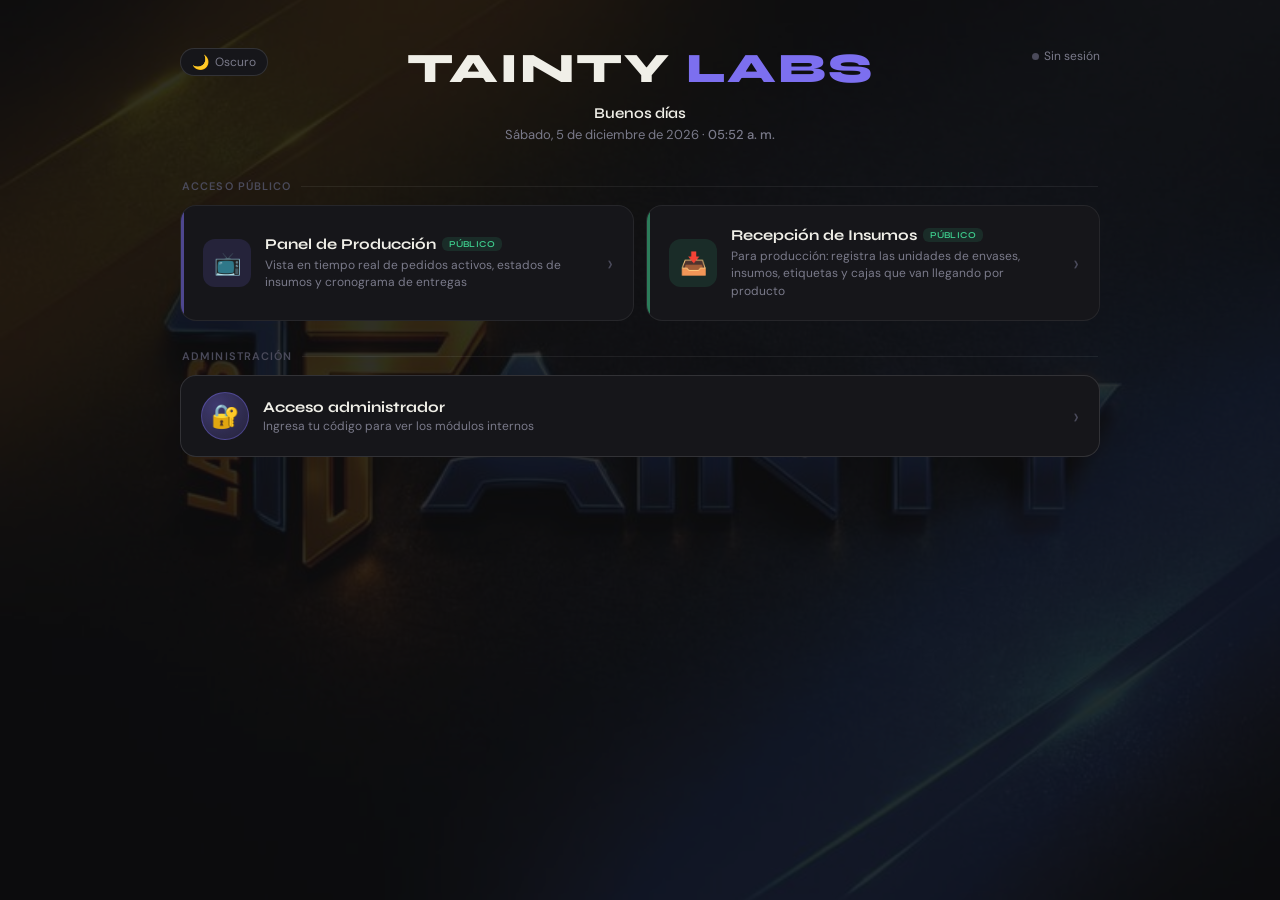
<file: gestion_tainty.html>
<!DOCTYPE html>
<html lang="es">
<head>
<meta charset="UTF-8">
<meta name="viewport" content="width=device-width, initial-scale=1.0">
<!-- PWA (app instalable) -->
<meta name="theme-color" content="#0d0d0f">
<meta name="mobile-web-app-capable" content="yes">
<meta name="apple-mobile-web-app-capable" content="yes">
<meta name="apple-mobile-web-app-status-bar-style" content="black">
<meta name="apple-mobile-web-app-title" content="Tainty">
<link rel="manifest" href="./manifest.json">
<link rel="apple-touch-icon" href="./assets/icons/apple-touch-icon.png">
<link rel="icon" type="image/png" sizes="192x192" href="./assets/icons/icon-192.png">
<title>Gestión de Insumos · Tainty</title>
<link href="https://fonts.googleapis.com/css2?family=Syne:wght@400;600;700;800&family=DM+Sans:wght@400;500&family=DM+Mono:wght@400;500&display=swap" rel="stylesheet">
<script>/* Tema claro/oscuro compartido · se aplica antes de pintar (sin parpadeo) */
(function(){
  function apply(t){
    document.documentElement.setAttribute('data-theme', t==='light'?'light':'dark');
    var m=document.querySelector('meta[name="theme-color"]');
    if(m) m.setAttribute('content', t==='light'?'#f3f3f6':'#0d0d0f');
  }
  var saved='dark';
  try{ saved=localStorage.getItem('tainty_theme')||'dark'; }catch(e){}
  apply(saved);
  window.taintyTheme={
    get:function(){try{return localStorage.getItem('tainty_theme')||'dark';}catch(e){return'dark';}},
    set:function(t){try{localStorage.setItem('tainty_theme',t);}catch(e){}apply(t);},
    toggle:function(){var n=this.get()==='light'?'dark':'light';this.set(n);return n;}
  };
})();
</script>
<link rel="stylesheet" href="./assets/common.css">
<style>
.topbar-right{display:flex;align-items:center;gap:8px}
.refresh-btn{font-size:12px;padding:5px 12px;border-radius:20px;border:1px solid rgba(62,207,142,.3);background:var(--green-dim);color:var(--green);cursor:pointer}
.main{padding:1.5rem;position:relative;z-index:1}
.filters{display:flex;gap:8px;margin-bottom:1.25rem;flex-wrap:wrap}
.ftab{font-size:12px;padding:5px 14px;border-radius:20px;border:1px solid var(--border2);background:transparent;color:var(--muted);cursor:pointer;transition:all .15s;white-space:nowrap}
.ftab.active{background:var(--purple-dim);color:var(--purple);border-color:rgba(124,111,239,.3)}
.search-input{width:100%;background:var(--surface);border:1px solid var(--border2);border-radius:10px;padding:9px 14px;font-family:'DM Sans',sans-serif;font-size:13px;color:var(--text);outline:none;margin-bottom:1rem}
.search-input:focus{border-color:var(--purple)}
.ticket{background:var(--surface);border:1px solid var(--border);border-radius:14px;overflow:hidden;margin-bottom:10px}
.ticket-header{padding:12px 16px;border-bottom:1px solid var(--border);display:flex;align-items:center;justify-content:space-between;gap:8px;flex-wrap:wrap}
.ticket-num{font-family:'DM Mono',monospace;font-size:11px;color:var(--hint)}
.ticket-prod{font-family:'Syne',sans-serif;font-size:14px;font-weight:700;color:var(--text)}
.ticket-meta{font-size:12px;color:var(--muted)}
.ticket-estado{font-size:11px;padding:3px 10px;border-radius:20px;border:1px solid transparent}
.estado-recibido{background:var(--surface2);color:var(--muted);border-color:var(--border2)}
.estado-compras{background:var(--amber-dim);color:var(--amber);border-color:rgba(245,166,35,.2)}
.estado-produccion{background:var(--purple-dim);color:var(--purple);border-color:rgba(124,111,239,.2)}
.estado-camino{background:var(--blue-dim);color:var(--blue);border-color:rgba(76,163,232,.2)}
.estado-listo{background:var(--green-dim);color:var(--green);border-color:rgba(62,207,142,.2)}
.estado-cancelado{background:var(--red-dim);color:var(--red);border-color:rgba(232,82,74,.2)}
/* ── Stepper / track de fases ─────────────────────────────
   Cada insumo se muestra como pasos conectados. La parte
   completada del track se tiñe con el color del estado actual
   (--acc), el paso actual lleva halo y los futuros van huecos. */
.stepper-wrap{flex:1;display:flex;align-items:center;justify-content:flex-end;gap:12px;min-width:0}
.stepper{flex:0 1 520px;display:flex;align-items:flex-start;min-width:0}
.step{position:relative;flex:1;min-width:0;display:flex;flex-direction:column;align-items:center;gap:7px;background:none;border:none;padding:0;cursor:pointer;-webkit-tap-highlight-color:transparent}
.step-node{width:16px;height:16px;border-radius:50%;border:2px solid var(--border2);background:var(--surface);position:relative;z-index:2;transition:all .18s}
.step-label{font-size:10px;line-height:1.15;color:var(--hint);white-space:nowrap;transition:color .18s}
.step:not(:first-child)::before{content:'';position:absolute;top:7px;left:-50%;right:50%;height:2px;background:var(--border2);z-index:1;transition:background .18s}
.step:hover .step-node{border-color:var(--text)}
.step:hover .step-label{color:var(--muted)}
.step.done .step-node{background:var(--acc);border-color:var(--acc)}
.step.done::before,.step.current::before{background:var(--acc)}
.step.done .step-label{color:var(--muted)}
.step.current .step-node{background:var(--acc);border-color:var(--acc);box-shadow:0 0 0 4px var(--acc-dim)}
.step.current .step-label{color:var(--acc);font-weight:600}
/* Stepper automático (Maquila): no editable, sin afordancia de clic. */
.stepper.ro{pointer-events:none}
.step.ro{cursor:default}
.step-na{flex-shrink:0;width:26px;height:26px;border-radius:7px;border:1px solid var(--border2);background:transparent;color:var(--hint);cursor:pointer;font-size:12px;line-height:1;display:flex;align-items:center;justify-content:center;transition:all .15s;-webkit-tap-highlight-color:transparent}
.step-na:hover{color:var(--text);border-color:var(--border2)}
.step-na.active{color:var(--red);border-color:rgba(232,82,74,.4);background:var(--red-dim)}
.stepper-wrap.is-na .stepper{opacity:.32;filter:grayscale(1)}
.saving-indicator{font-size:11px;color:var(--muted);padding:2px 8px}
/* ── Proveedor de cajas (Guillermo / Luis Chiroque) ────────
   Solo aparece en la sección Caja: marca a dónde se envió. */
.caja-prov{display:flex;gap:6px;flex-shrink:0;align-items:center}
.prov-btn{font-size:11px;padding:5px 11px;border-radius:8px;border:1px solid var(--border2);background:transparent;color:var(--muted);cursor:pointer;white-space:nowrap;transition:all .15s;font-family:'DM Sans',sans-serif;-webkit-tap-highlight-color:transparent}
.prov-btn:hover{color:var(--text)}
.prov-btn.sel.prov-guillermo{background:var(--teal-dim);color:var(--teal);border-color:rgba(38,198,176,.45);font-weight:500}
.prov-btn.sel.prov-luis{background:var(--blue-dim);color:var(--blue);border-color:rgba(76,163,232,.45);font-weight:500}
/* Seleccionado por la regla por defecto (no fijado a mano): borde punteado,
   sin relleno — para distinguirlo de una elección manual. */
.prov-btn.sel.auto{background:transparent;border-style:dashed}
.stat-pill.s-guillermo.has-count{background:var(--teal-dim);color:var(--teal);border-color:rgba(38,198,176,.3)}
.stat-pill.s-luis.has-count{background:var(--blue-dim);color:var(--blue);border-color:rgba(76,163,232,.3)}
.seccion-insumo{margin-bottom:2rem}
.seccion-header{display:flex;align-items:center;justify-content:space-between;gap:12px;padding:14px 18px;background:linear-gradient(180deg,var(--surface2),var(--surface));border:1px solid var(--border2);border-radius:14px 14px 0 0;border-bottom:none;position:sticky;top:0;z-index:5}
.seccion-titulo{display:flex;align-items:center;gap:10px;font-family:'Syne',sans-serif;font-size:15px;font-weight:700;color:var(--text);text-transform:uppercase;letter-spacing:1px}
.seccion-icono{font-size:18px}
.seccion-count{font-family:'DM Mono',monospace;font-size:11px;color:var(--muted);background:var(--surface);border:1px solid var(--border2);padding:3px 10px;border-radius:20px}
.seccion-stats{display:flex;gap:6px;flex-wrap:wrap}
.stat-pill{font-family:'DM Mono',monospace;font-size:10px;padding:3px 8px;border-radius:12px;border:1px solid var(--border2);color:var(--muted);background:var(--surface)}
.stat-pill.has-count{color:var(--text)}
.stat-pill.s-pendiente.has-count{border-color:rgba(255,255,255,.15)}
.stat-pill.s-compra.has-count{background:var(--amber-dim);color:var(--amber);border-color:rgba(245,166,35,.3)}
.stat-pill.s-produccion.has-count{background:var(--purple-dim);color:var(--purple);border-color:rgba(124,111,239,.3)}
.stat-pill.s-camino.has-count{background:var(--blue-dim);color:var(--blue);border-color:rgba(76,163,232,.3)}
.stat-pill.s-oficina.has-count{background:var(--green-dim);color:var(--green);border-color:rgba(62,207,142,.3)}
.btn-copiar-sec{font-size:11px;padding:4px 10px;border-radius:8px;border:1px solid rgba(124,111,239,.3);background:var(--purple-dim);color:var(--purple);cursor:pointer;font-family:'DM Sans',sans-serif;white-space:nowrap}
.btn-copiar-sec:hover{background:rgba(124,111,239,.25)}
.btn-copiar-sec:active{transform:scale(.97)}
.seccion-body{background:var(--surface);border:1px solid var(--border);border-top:none;border-radius:0 0 14px 14px;overflow:hidden}
.fila-pedido{display:flex;align-items:center;gap:18px;padding:14px 18px;border-bottom:1px solid var(--border)}
.fila-pedido:last-child{border:none}
.fila-pedido:hover{background:var(--surface2)}
.fila-info{display:flex;align-items:center;gap:10px;min-width:0}
.fila-num{font-family:'DM Mono',monospace;font-size:11px;color:var(--hint);white-space:nowrap}
.fila-cliente{font-size:13px;color:var(--text);font-weight:500;white-space:nowrap;overflow:hidden;text-overflow:ellipsis;max-width:160px}
.fila-prod{font-size:13px;color:var(--text);font-weight:500;white-space:nowrap;overflow:hidden;text-overflow:ellipsis;max-width:380px}
.fila-cant{font-family:'DM Mono',monospace;font-size:11px;color:var(--muted)}
.fila-info{flex-shrink:0;min-width:0}
.seccion-empty{padding:1.5rem;text-align:center;color:var(--hint);font-size:13px}
.empty{text-align:center;padding:3rem;color:var(--hint)}
.spinner{width:30px;height:30px;border:2px solid var(--border2);border-top-color:var(--purple);border-radius:50%;animation:spin .8s linear infinite;margin:2rem auto;display:block}
@media(max-width:640px){
  .ticket-header{flex-direction:column;align-items:flex-start}
  .fila-pedido{flex-direction:column;align-items:stretch;gap:12px;padding:14px}
  .fila-info{display:flex;flex-wrap:wrap;align-items:center;gap:8px;min-width:0!important}
  .fila-cliente,.fila-prod{max-width:100%}
  .stepper-wrap{width:100%;justify-content:flex-start}
  .stepper{flex:1}
  .step-label{font-size:9px}
  .seccion-header{padding:12px 14px;flex-wrap:wrap}
  .seccion-titulo{font-size:13px}
  .topbar{padding:.75rem 1rem}.main{padding:1rem}}
</style>
<script src="./assets/auth.js"></script>
<script src="./assets/config.js"></script>
<script src="./assets/common.js"></script>
</head>
<body>

<div class="topbar">
  <div class="logo">Tainty <span>Labs</span> &middot; Gestión</div>
  <div class="topbar-right">
    <button class="refresh-btn" onclick="cargarDatos()">&#8635; Actualizar</button>
    <a class="back-btn" href="./index.html">&#8592; Inicio</a>
    <button class="lock-btn" onclick="cerrarSesion()">&#128274; Salir</button>
  </div>
</div>

<div class="main">
  <input class="search-input" id="search" placeholder="Buscar pedido, producto o cliente..." oninput="renderLista()">
  <div class="filters" id="modo-orden" style="margin-bottom:.5rem">
    <button class="ftab active" onclick="setModoOrden('insumo',this)" id="modo-insumo">🧪 Por insumo</button>
    <button class="ftab" onclick="setModoOrden('producto',this)" id="modo-producto">📦 Por producto</button>
  </div>
  <div class="filters" id="filtros">
    <button class="ftab active" onclick="setFiltro('todos',this)">Todos</button>
    <button class="ftab" onclick="setFiltro('recibido',this)">⏳ Pendientes</button>
    <button class="ftab" onclick="setFiltro('compras',this)">🛒 En compra</button>
    <button class="ftab" onclick="setFiltro('produccion',this)">⚙️ En producción</button>
    <button class="ftab" onclick="setFiltro('camino',this)">🚚 En camino</button>
    <button class="ftab" onclick="setFiltro('listo',this)">📦 En oficina</button>
  </div>
  <div id="lista-pedidos"><div class="spinner"></div></div>
</div>

<div class="toast" id="toast"></div>

<script>

// Auth gate: si no hay sesion, requireLogin redirige al index.
if (!requireLogin()) {
  // El navegador ya esta yendo al index; lo siguiente no se ejecuta.
} else {
  if (document.readyState === "loading") {
    document.addEventListener("DOMContentLoaded", () => cargarDatos());
  } else {
    cargarDatos();
  }
}
const ESTADOS=['pendiente','compra','produccion','camino','oficina','noaplica'];
const ESTADOS_MAQUINA=['pendiente','encurso'];
// Etiquetas y cajas no pasan por la fase de compra (vienen del proveedor
// directo a producción), así que ocultamos el botón "En compra" en sus secciones.
const INSUMOS_SIN_COMPRA = new Set(['Etiqueta', 'Caja']);
const ESTADOS_SIN_COMPRA = ESTADOS.filter(s => s !== 'compra');

/** Devuelve los estados disponibles para un insumo según sus particularidades. */
function estadosDeInsumo(insumo) {
  if (insumo === 'Maquina')             return ESTADOS_MAQUINA;
  if (INSUMOS_SIN_COMPRA.has(insumo))   return ESTADOS_SIN_COMPRA;
  return ESTADOS;
}
const LABELS={'pendiente':'⏳ Pendiente','compra':'🛒 En compra','produccion':'⚙️ En producción','camino':'🚚 En camino','oficina':'📦 En oficina','noaplica':'✕ No aplica','encurso':'⚙️ En curso','finalizado':'✅ Finalizado'};
const DOT={'pendiente':'dot-pendiente','compra':'dot-compra','produccion':'dot-produccion','camino':'dot-camino','oficina':'dot-oficina','noaplica':'dot-noaplica','encurso':'dot-produccion','finalizado':'dot-oficina'};
// Emoji compacto usado en el texto exportable (botón Copiar por sección).
const ESTADO_EMOJI={'pendiente':'⏳','compra':'🛒','produccion':'⚙️','camino':'🚚','oficina':'✅','noaplica':'➖','encurso':'⚙️','finalizado':'✅'};
// Etiquetas cortas (sin emoji) para los nodos del stepper.
const STEP_LABEL={'pendiente':'Pendiente','compra':'Compra','produccion':'Producción','camino':'Camino','oficina':'Oficina','encurso':'En curso','finalizado':'Finalizado'};
// Color del track según el estado actual: [--acc, --acc-dim].
const ACC={
  'pendiente':['var(--muted)','rgba(122,122,138,.18)'],
  'compra':['var(--amber)','var(--amber-dim)'],
  'produccion':['var(--purple)','var(--purple-dim)'],
  'camino':['var(--blue)','var(--blue-dim)'],
  'oficina':['var(--green)','var(--green-dim)'],
  'encurso':['var(--purple)','var(--purple-dim)'],
  'finalizado':['var(--green)','var(--green-dim)'],
  'noaplica':['var(--hint)','transparent'],
};

/**
 * Renderiza el stepper de un insumo: pasos conectados con el track
 * coloreado hasta el estado actual, más el toggle "✕ No aplica"
 * (oculto en Máquina, que no admite ese estado).
 */
function renderStepper(pid,insumo){
  const all=estadosDeInsumo(insumo);
  const hasNa=all.includes('noaplica');
  const linear=all.filter(s=>s!=='noaplica');
  const cur=getEstadoInsumo(pid,insumo);
  const na=cur==='noaplica';
  const curIdx=na?-1:linear.indexOf(cur);
  let [acc,accDim]=ACC[na?'noaplica':cur]||ACC['pendiente'];
  // Para cajas en producción/camino, el track toma el color del proveedor
  // (Guillermo = teal, Luis = azul) para ver a dónde va de un vistazo.
  if(insumo==='Caja'&&!na&&(cur==='produccion'||cur==='camino')){
    const provAcc={guillermo:['var(--teal)','var(--teal-dim)'],luis:['var(--blue)','var(--blue-dim)']};
    const pa=provAcc[getProveedorCaja(pid)];
    if(pa)[acc,accDim]=pa;
  }
  // La maquila no se edita a mano: su stepper es de solo lectura (automático).
  const readonly=insumo==='Maquina';
  const steps=linear.map((s,i)=>{
    let cls='step';
    if(readonly)cls+=' ro';
    if(!na){
      if(i<curIdx)cls+=' done';
      else if(i===curIdx)cls+=' current';
    }
    const onclick=readonly?'':` onclick="cambiarEstado('${pid}','${insumo}','${s}')"`;
    const title=readonly?'Automático — depende de los insumos':LABELS[s];
    return`<button class="${cls}"${onclick} title="${title}">
      <span class="step-node"></span>
      <span class="step-label">${STEP_LABEL[s]||s}</span>
    </button>`;
  }).join('');
  const naBtn=hasNa
    ?`<button class="step-na${na?' active':''}" onclick="cambiarEstado('${pid}','${insumo}','noaplica')" title="No aplica">✕</button>`
    :'';
  return`<div class="stepper-wrap${na?' is-na':''}">
    <div class="stepper${readonly?' ro':''}" style="--acc:${acc};--acc-dim:${accDim}">${steps}</div>
    ${naBtn}
    <span class="saving-indicator" id="si-${pid}-${insumo}"></span>
  </div>`;
}
let pedidos=[],estadosInsumos={},filtroActual='todos',modoOrden='insumo';

function initDots(){
  const w=document.getElementById('pin-dots-wrap');
  w.innerHTML=Array.from({length:PIN_LEN},(_,i)=>`<div class="pin-dot" id="pd${i}"></div>`).join('');
}
async function cargarDatos(){
  // 1) Pintar al instante lo último que se vio (si hay), sin spinner en frío.
  const cache=cacheLeer('gestion');
  const teniaCache=!!(cache&&cache.pedidos);
  if(teniaCache){
    pedidos=cache.pedidos;
    estadosInsumos=cache.estados||{};
    renderLista();
  }else{
    document.getElementById('lista-pedidos').innerHTML='<div class="spinner"></div>';
  }
  // 2) Traer datos frescos por detrás y actualizar cuando lleguen.
  try{
    const [dp,de]=await Promise.all([
      jsonp(`${SCRIPT_URL}?action=panel&t=${Date.now()}`),
      jsonp(`${SCRIPT_URL}?action=estados&t=${Date.now()}`)
    ]);
    if(dp.success&&dp.pedidos){
      pedidos=dp.pedidos.filter(p=>{
        const e=(p.estado||'').toLowerCase();
        return!e.includes('entregado')&&!e.includes('cancelado');
      }).sort((a,b)=>{
        const na=parseInt((a.numPedido||'P0').replace('P',''))||0;
        const nb=parseInt((b.numPedido||'P0').replace('P',''))||0;
        return nb-na;
      });
    }
    if(de.success&&de.estados)estadosInsumos=de.estados;
    renderLista();
    cacheGuardar('gestion',{pedidos,estados:estadosInsumos});
  }catch(e){
    // Si ya había datos en pantalla, no rompemos la vista: solo avisamos.
    if(teniaCache){
      mostrarToast('Sin conexión — mostrando lo último guardado',{type:'error',duration:3000});
    }else{
      document.getElementById('lista-pedidos').innerHTML='<div class="empty">Error al conectar. <button onclick="cargarDatos()" style="color:var(--purple);background:none;border:none;cursor:pointer">Reintentar</button></div>';
    }
  }
}

function getTipo(n){
  n=(n||'').toLowerCase();
  if(/\(.*cap\)/.test(n))return'cap';
  if(/\(.*gr\)/.test(n))return'gr';
  return'ml';
}
function getInsumos(t){
  return t==='cap'?['Insumo','Capsula','Envase','Etiqueta','Caja','Maquina']:['Insumo','Envase','Etiqueta','Caja','Maquina'];
}
function getEstadoInsumo(pid,ins){
  if(ins==='Maquina')return estadoMaquila(pid);
  return estadosInsumos[pid+'|'+ins]||'pendiente';
}
// La maquila ya no se edita a mano: pasa a "En curso" automáticamente cuando
// el pedido tiene listos (en oficina) todos sus insumos de producción +
// envases + etiqueta (la caja no cuenta). Antes de eso, "Pendiente".
// El estado "finalizado" se eliminó.
function estadoMaquila(pid){
  const p=pedidos.find(x=>x.numPedido===pid);
  const gating=getInsumos(getTipo(p?p.producto:'')).filter(i=>i!=='Maquina'&&i!=='Caja');
  const listos=gating.every(i=>{
    const e=estadosInsumos[pid+'|'+i]||'pendiente';
    return e==='oficina'||e==='noaplica';
  });
  return listos?'encurso':'pendiente';
}

function calcEstadoAuto(pid,tipo){
  const insumos=getInsumos(tipo);
  const clave=insumos.filter(i=>i==='Insumo'||i==='Capsula'||i==='Envase');
  const estados=clave.map(i=>getEstadoInsumo(pid,i));
  // "Listo" requiere que todos los insumos físicos aplicables estén en oficina Y la máquina finalizada
  const fisicos=insumos.filter(i=>i!=='Maquina'&&getEstadoInsumo(pid,i)!=='noaplica');
  const todosFisicosOK=fisicos.every(i=>getEstadoInsumo(pid,i)==='oficina');
  const maquinaOK=getEstadoInsumo(pid,'Maquina')==='finalizado';
  if(todosFisicosOK&&maquinaOK)return'listo';
  if(estados.some(s=>s==='camino'))return'camino';
  if(estados.some(s=>s==='produccion')||getEstadoInsumo(pid,'Maquina')==='encurso')return'produccion';
  if(estados.some(s=>s==='compra'))return'compras';
  return'recibido';
}

function getEstadoInfo(key){
  const map={
    'recibido':{cls:'estado-recibido',label:'📬 Recibido'},
    'compras':{cls:'estado-compras',label:'🛒 Compras'},
    'produccion':{cls:'estado-produccion',label:'⚙️ En producción'},
    'camino':{cls:'estado-camino',label:'🚚 En camino'},
    'listo':{cls:'estado-listo',label:'📦 Listo para envío'},
    'cancelado':{cls:'estado-cancelado',label:'❌ Cancelado'},
  };
  return map[key]||map['recibido'];
}

function calcProgreso(pid,tipo){
  const ins=getInsumos(tipo);
  const aplic=ins.filter(i=>getEstadoInsumo(pid,i)!=='noaplica');
  if(!aplic.length)return 100;
  const completados=aplic.filter(i=>{
    const e=getEstadoInsumo(pid,i);
    return i==='Maquina'?e==='finalizado':e==='oficina';
  }).length;
  return Math.round(completados/aplic.length*100);
}

const ICONO_INSUMO={'Insumo':'🧪','Capsula':'💊','Envase':'🫙','Etiqueta':'🏷️','Caja':'📦','Maquina':'🏭'};
const ORDEN_INSUMOS=['Insumo','Capsula','Envase','Etiqueta','Caja','Maquina'];

/* ── Proveedor de cajas ─────────────────────────────────────
   A qué proveedor se envió cada caja. Se guarda como un "insumo"
   sintético (CajaProv) en INSUMOS_ESTADO reutilizando setEstado,
   así que no requiere cambios en el backend. Valores: 'guillermo',
   'luis' o '' (sin asignar). */
const CAJA_PROV_KEY='CajaProv';
const PROV_CAJA={'guillermo':'Guillermo','luis':'Luis Chiroque'};
// Regla por defecto: cajas de menos de 300 und van a Luis Chiroque;
// de 300 und a más, a Guillermo. Es solo el valor por defecto — elegir
// un proveedor a mano (clic) lo sobrescribe.
const UMBRAL_PROV_CAJA=300;
function proveedorPorDefecto(pid){
  const p=pedidos.find(x=>x.numPedido===pid);
  const cant=parseInt((p&&p.cantidad)||0)||0;
  return cant<UMBRAL_PROV_CAJA?'luis':'guillermo';
}
// Valor fijado a mano (vacío si nunca se eligió explícitamente).
function getProveedorCajaRaw(pid){
  const v=getEstadoInsumo(pid,CAJA_PROV_KEY);
  return (v==='guillermo'||v==='luis')?v:'';
}
// Proveedor efectivo: el elegido a mano, o el de la regla por cantidad.
function getProveedorCaja(pid){
  return getProveedorCajaRaw(pid)||proveedorPorDefecto(pid);
}
function setProveedorCaja(pid,prov){
  // Tocar el proveedor fijado a mano lo desfija y vuelve a la regla automática.
  const next=getProveedorCajaRaw(pid)===prov?'pendiente':prov;
  cambiarEstado(pid,CAJA_PROV_KEY,next);
}
function renderProveedorCaja(pid){
  const raw=getProveedorCajaRaw(pid);
  const cur=raw||proveedorPorDefecto(pid);
  const btns=Object.keys(PROV_CAJA).map(k=>{
    const sel=cur===k;
    const auto=sel&&!raw;   // seleccionado por la regla, no fijado a mano
    const cls='prov-btn prov-'+k+(sel?' sel':'')+(auto?' auto':'');
    const title=auto?`Por defecto según cantidad · ${PROV_CAJA[k]}`:`Enviada a ${PROV_CAJA[k]}`;
    return`<button class="${cls}" onclick="setProveedorCaja('${pid}','${k}')" title="${title}">${PROV_CAJA[k]}</button>`;
  }).join('');
  return`<div class="caja-prov">${btns}</div>`;
}

// Mapea el filtro superior al estado equivalente para insumos físicos y para máquina
const FILTRO_A_ESTADO={'recibido':'pendiente','compras':'compra','produccion':'produccion','camino':'camino','listo':'oficina'};
const FILTRO_A_ESTADO_MAQ={'recibido':'pendiente','compras':null,'produccion':'encurso','camino':null,'listo':null};

// Devuelve la lista de pedidos filtrada por la búsqueda activa y ordenada
// por número de pedido. NO aplica filtro por estado (eso se hace por sección
// o por insumo dentro del bloque del producto).
function getListaBase(){
  const q=(document.getElementById('search').value||'').toLowerCase();
  return pedidos.filter(p=>{
    if(!q)return true;
    return(p.numPedido||'').toLowerCase().includes(q)
      ||(p.cliente||'').toLowerCase().includes(q)
      ||(p.producto||'').toLowerCase().includes(q);
  }).sort((a,b)=>{
    const na=parseInt((a.numPedido||'P0').replace('P',''))||0;
    const nb=parseInt((b.numPedido||'P0').replace('P',''))||0;
    return na-nb;
  });
}

function setModoOrden(modo,btn){
  modoOrden=modo;
  document.querySelectorAll('#modo-orden .ftab').forEach(b=>b.classList.remove('active'));
  if(btn)btn.classList.add('active');
  renderLista();
}

function renderLista(){
  if(modoOrden==='producto')return renderListaPorProducto();
  const lista=getListaBase();

  if(!lista.length){
    document.getElementById('lista-pedidos').innerHTML='<div class="empty">No hay pedidos que coincidan con la búsqueda</div>';
    return;
  }

  // Construir cada sección de insumo
  const seccionesHtml=ORDEN_INSUMOS.map(insumo=>{
    const esMaquina=insumo==='Maquina';
    const estadoFiltro=esMaquina?FILTRO_A_ESTADO_MAQ[filtroActual]:FILTRO_A_ESTADO[filtroActual];
    const filtroAplicable=filtroActual==='todos'?null:estadoFiltro;

    // Pedidos que aplican a este insumo (las cápsulas solo aplican a tipo 'cap')
    const pedidosSeccion=lista.filter(p=>{
      const insumosDelPedido=getInsumos(getTipo(p.producto));
      return insumosDelPedido.includes(insumo);
    });

    if(!pedidosSeccion.length)return'';

    // Conteo de estados para los pills de la cabecera
    const conteo=esMaquina
      ?{pendiente:0,encurso:0}
      :{pendiente:0,compra:0,produccion:0,camino:0,oficina:0};
    pedidosSeccion.forEach(p=>{
      const e=getEstadoInsumo(p.numPedido,insumo);
      if(e in conteo)conteo[e]++;
    });

    // Aplicar filtro de estado si corresponde
    let pedidosFiltrados=pedidosSeccion;
    if(filtroActual!=='todos'){
      if(filtroAplicable===null){
        // Este filtro no aplica a esta sección (ej. "Compras" no aplica a Máquina)
        pedidosFiltrados=[];
      }else{
        pedidosFiltrados=pedidosSeccion.filter(p=>getEstadoInsumo(p.numPedido,insumo)===filtroAplicable);
      }
    }

    // Render de las filas
    let bodyHtml;
    if(!pedidosFiltrados.length){
      bodyHtml='<div class="seccion-empty">Sin pedidos en este estado</div>';
    }else{
      bodyHtml=pedidosFiltrados.map(p=>{
        const prov=insumo==='Caja'?renderProveedorCaja(p.numPedido):'';
        return`<div class="fila-pedido">
          <div class="fila-info">
            <span class="fila-num">${p.numPedido||''}</span>
            <span class="fila-prod">${p.producto||''}</span>
            <span class="fila-cant">${parseInt(p.cantidad||0).toLocaleString()} und</span>
          </div>
          ${prov}
          ${renderStepper(p.numPedido,insumo)}
        </div>`;
      }).join('');
    }

    // Pills de estado en la cabecera. Etiqueta y Caja omiten el pill de
    // compra porque ese estado no aplica a esos insumos.
    const pillsConfig = esMaquina
      ? [
          ['pendiente','⏳',conteo.pendiente],
          ['produccion','⚙️',conteo.encurso],
        ]
      : INSUMOS_SIN_COMPRA.has(insumo)
      ? [
          ['pendiente','⏳',conteo.pendiente],
          ['produccion','⚙️',conteo.produccion],
          ['camino','🚚',conteo.camino],
          ['oficina','📦',conteo.oficina],
        ]
      : [
          ['pendiente','⏳',conteo.pendiente],
          ['compra','🛒',conteo.compra],
          ['produccion','⚙️',conteo.produccion],
          ['camino','🚚',conteo.camino],
          ['oficina','📦',conteo.oficina],
        ];
    const pillsHtml=pillsConfig.map(([k,ic,n])=>`<span class="stat-pill s-${k}${n>0?' has-count':''}">${ic} ${n}</span>`).join('');

    // Para Caja, además, cuántas cajas van a cada proveedor.
    let provPillsHtml='';
    if(insumo==='Caja'){
      const cp={guillermo:0,luis:0};
      pedidosSeccion.forEach(p=>{cp[getProveedorCaja(p.numPedido)]++;});
      provPillsHtml=[['guillermo','Guillermo',cp.guillermo],['luis','Luis Chiroque',cp.luis]]
        .map(([k,lbl,n])=>`<span class="stat-pill s-${k}${n>0?' has-count':''}">${lbl} ${n}</span>`).join('');
    }

    return`<div class="seccion-insumo">
      <div class="seccion-header">
        <div class="seccion-titulo">
          <span class="seccion-icono">${ICONO_INSUMO[insumo]||''}</span>
          ${ORDEN_INSUMOS_LABELS[insumo]||insumo}
          <span class="seccion-count">${pedidosFiltrados.length}/${pedidosSeccion.length}</span>
        </div>
        <div style="display:flex;align-items:center;gap:8px;flex-wrap:wrap">
          <div class="seccion-stats">${pillsHtml}${provPillsHtml}</div>
          <button class="btn-copiar-sec" onclick="copiarSeccion('${insumo}')" title="Copiar al portapapeles">📋 Copiar</button>
        </div>
      </div>
      <div class="seccion-body">${bodyHtml}</div>
    </div>`;
  }).filter(Boolean).join('');

  document.getElementById('lista-pedidos').innerHTML=seccionesHtml;
}

/**
 * Genera el texto exportable de una sección de insumo y lo copia al portapapeles.
 * Respeta la búsqueda actual y el filtro de estado activo (igual que la UI).
 * Formato:
 *   <INSUMO>
 *   (línea en blanco)
 *   <emoji-estado><PRODUCTO>\t<CANTIDAD>
 *   ...
 */
function copiarSeccion(insumo){
  const q=(document.getElementById('search').value||'').toLowerCase();
  const lista=pedidos.filter(p=>{
    if(!q)return true;
    return(p.numPedido||'').toLowerCase().includes(q)
      ||(p.cliente||'').toLowerCase().includes(q)
      ||(p.producto||'').toLowerCase().includes(q);
  }).sort((a,b)=>{
    const na=parseInt((a.numPedido||'P0').replace('P',''))||0;
    const nb=parseInt((b.numPedido||'P0').replace('P',''))||0;
    return na-nb;
  });

  let pedidosSeccion=lista.filter(p=>getInsumos(getTipo(p.producto)).includes(insumo));

  // Si hay filtro de estado activo, aplicar igual que en la UI
  const esMaquina=insumo==='Maquina';
  const estadoFiltro=esMaquina?FILTRO_A_ESTADO_MAQ[filtroActual]:FILTRO_A_ESTADO[filtroActual];
  if(filtroActual!=='todos'&&estadoFiltro){
    pedidosSeccion=pedidosSeccion.filter(p=>getEstadoInsumo(p.numPedido,insumo)===estadoFiltro);
  }

  // Excluir lo que ya no requiere acción. Para insumos físicos: 'oficina'
  // (ya llegó) y 'noaplica'. Para Maquila (automática): 'encurso' (ya puede
  // arrancar) y 'noaplica' — solo interesa lo que sigue en 'pendiente'.
  const ESTADOS_EXCLUIR = esMaquina
    ? new Set(['encurso','noaplica'])
    : new Set(['oficina','noaplica']);
  pedidosSeccion = pedidosSeccion.filter(p =>
    !ESTADOS_EXCLUIR.has(getEstadoInsumo(p.numPedido, insumo))
  );

  if(!pedidosSeccion.length){
    mostrarToast('No hay pedidos pendientes para copiar en esta sección',{type:'error',duration:2500});
    return;
  }

  const lineaPedido=p=>{
    const est=getEstadoInsumo(p.numPedido,insumo);
    const emoji=ESTADO_EMOJI[est]||'';
    return`${emoji}${p.producto||''}\t${parseInt(p.cantidad||0)}`;
  };

  let texto;
  if(insumo==='Caja'){
    // Agrupamos por proveedor para poder enviar a cada uno su lista.
    const grupos={guillermo:[],luis:[]};
    pedidosSeccion.forEach(p=>{grupos[getProveedorCaja(p.numPedido)].push(p);});
    const titulos={guillermo:'📦 GUILLERMO',luis:'📦 LUIS CHIROQUE'};
    texto=['guillermo','luis']
      .filter(k=>grupos[k].length)
      .map(k=>`${titulos[k]}\n${grupos[k].map(lineaPedido).join('\n')}`)
      .join('\n\n');
  }else{
    texto=pedidosSeccion.map(lineaPedido).join('\n');
  }

  copiarAlPortapapeles(texto).then(()=>{
    mostrarToast(`✓ ${insumo} copiado (${pedidosSeccion.length} pedido${pedidosSeccion.length===1?'':'s'})`,{type:'success',duration:2500});
  }).catch(()=>{
    mostrarToast('No se pudo copiar al portapapeles',{type:'error',duration:3500});
  });
}

/* =========================================================
   Modo "Por producto"
   Cada card es un pedido (producto + cliente + cantidad),
   y dentro muestra el estado de cada insumo aplicable.
   ========================================================= */

const ORDEN_INSUMOS_LABELS = {
  'Insumo':'Insumo', 'Capsula':'Cápsula', 'Envase':'Envase',
  'Etiqueta':'Etiqueta', 'Caja':'Caja', 'Maquina':'Maquila'
};

// Texto descriptivo de cada estado (sin emoji), para usar en exports.
const ESTADO_TEXTO = {
  'pendiente':'Pendiente',
  'compra':'En compra',
  'produccion':'En producción',
  'camino':'En camino',
  'oficina':'En oficina',
  'noaplica':'No aplica',
  'encurso':'En curso',
  'finalizado':'Finalizado'
};

function renderListaPorProducto(){
  const lista=getListaBase();
  if(!lista.length){
    document.getElementById('lista-pedidos').innerHTML='<div class="empty">No hay pedidos que coincidan con la búsqueda</div>';
    return;
  }

  // Aplicar filtro de estado a nivel pedido: el pedido aparece si AL MENOS UNO
  // de sus insumos tiene el estado del filtro.
  const filtroAplicaInsumo=FILTRO_A_ESTADO[filtroActual];
  const filtroAplicaMaq=FILTRO_A_ESTADO_MAQ[filtroActual];
  const listaFiltrada=filtroActual==='todos'?lista:lista.filter(p=>{
    const insumosP=getInsumos(getTipo(p.producto));
    return insumosP.some(insumo=>{
      const esMaq=insumo==='Maquina';
      const objetivo=esMaq?filtroAplicaMaq:filtroAplicaInsumo;
      if(!objetivo)return false;
      return getEstadoInsumo(p.numPedido,insumo)===objetivo;
    });
  });

  if(!listaFiltrada.length){
    document.getElementById('lista-pedidos').innerHTML='<div class="empty">Sin pedidos en este estado</div>';
    return;
  }

  document.getElementById('lista-pedidos').innerHTML=listaFiltrada.map(p=>{
    const insumosP=getInsumos(getTipo(p.producto));
    const cant=parseInt(p.cantidad||0);
    const filas=insumosP.map(insumo=>{
      const prov=insumo==='Caja'?renderProveedorCaja(p.numPedido):'';
      return`<div class="fila-pedido">
        <div class="fila-info" style="min-width:120px;flex-shrink:0">
          <span class="seccion-icono" style="margin-right:4px">${ICONO_INSUMO[insumo]||''}</span>
          <span style="font-size:13px;color:var(--text)">${ORDEN_INSUMOS_LABELS[insumo]||insumo}</span>
        </div>
        ${prov}
        ${renderStepper(p.numPedido,insumo)}
      </div>`;
    }).join('');

    return`<div class="seccion-insumo">
      <div class="seccion-header">
        <div class="seccion-titulo" style="flex-direction:column;align-items:flex-start;gap:2px">
          <div style="display:flex;align-items:center;gap:8px;flex-wrap:wrap">
            <span class="ticket-num" style="font-family:DM Mono,monospace;font-size:11px;color:var(--hint)">${p.numPedido||''}</span>
            <span style="font-family:Syne,sans-serif;font-size:14px;font-weight:700;color:var(--text);text-transform:none;letter-spacing:normal">${p.producto||''}</span>
          </div>
          <div style="font-size:12px;color:var(--muted);font-family:DM Sans,sans-serif;text-transform:none;letter-spacing:normal">
            ${p.cliente||''} · ${cant.toLocaleString()} und
          </div>
        </div>
        <button class="btn-copiar-sec" onclick="copiarProducto('${p.numPedido}')" title="Copiar estado de este producto">📋 Copiar</button>
      </div>
      <div class="seccion-body">${filas}</div>
    </div>`;
  }).join('');
}

/**
 * Copia al portapapeles el estado de cada insumo de un pedido específico.
 * Formato:
 *   P0123 · PRODUCTO (CAP) · 100 und · CLIENTE
 *   ⏳ Insumo
 *   🛒 Cápsula
 *   ⚙️ Envase
 *   ...
 */
function copiarProducto(numPedido){
  const p=pedidos.find(x=>x.numPedido===numPedido);
  if(!p){mostrarToast('Pedido no encontrado',{type:'error',duration:2500});return;}
  const insumosP=getInsumos(getTipo(p.producto));
  const cant=parseInt(p.cantidad||0).toLocaleString();
  const head=`${p.numPedido||''} · ${p.producto||''} · ${cant} und${p.cliente?' · '+p.cliente:''}`;
  // Exportamos el estado de cada insumo aplicable, incluidos los que ya
  // están listos (oficina / finalizado). Solo omitimos los que no aplican.
  const ESTADOS_EXCLUIR = new Set(['noaplica']);
  const filas=insumosP
    .filter(insumo => !ESTADOS_EXCLUIR.has(getEstadoInsumo(p.numPedido, insumo)))
    .map(insumo=>{
      const est=getEstadoInsumo(p.numPedido,insumo);
      const emoji=ESTADO_EMOJI[est]||'';
      const texto=ESTADO_TEXTO[est]||est||'';
      const nombre=ORDEN_INSUMOS_LABELS[insumo]||insumo;
      let linea = texto ? `${emoji} ${nombre} (${texto})` : `${emoji} ${nombre}`;
      if(insumo==='Caja'){
        const pr=getProveedorCaja(p.numPedido);
        if(pr) linea+=` → ${PROV_CAJA[pr]}`;
      }
      return linea;
    });
  if(!filas.length){
    mostrarToast('Este pedido no tiene insumos aplicables',{type:'success',duration:3000});
    return;
  }
  const texto=[head,...filas].join('\n');
  copiarAlPortapapeles(texto).then(()=>{
    mostrarToast('✓ Estado de '+p.numPedido+' copiado',{type:'success',duration:2500});
  }).catch(()=>{
    mostrarToast('No se pudo copiar al portapapeles',{type:'error',duration:3500});
  });
}

async function cambiarEstado(pedidoId,insumo,estado){
  estadosInsumos[pedidoId+'|'+insumo]=estado;
  renderLista();
  const ind=document.getElementById('si-'+pedidoId+'-'+insumo);
  if(ind)ind.textContent='Guardando...';
  try{
    const form=new FormData();
    form.append('action','setEstado');
    form.append('pedido',pedidoId);
    form.append('insumo',insumo);
    form.append('estado',estado);
    await fetch(SCRIPT_URL,{method:'POST',body:form,mode:'no-cors'});
    await new Promise(r=>setTimeout(r,1000));
    if(ind)ind.textContent='✓';
    setTimeout(()=>{if(ind)ind.textContent='';},1500);
  }catch(e){
    if(ind)ind.textContent='Error';
    setTimeout(()=>{if(ind)ind.textContent='';},2000);
  }
}

function setFiltro(f,btn){
  filtroActual=f;
  document.querySelectorAll('.ftab').forEach(b=>b.classList.remove('active'));
  btn.classList.add('active');
  renderLista();
}

// Sin auto-refresh ni listener de visibilitychange en este módulo.
// Cambiar estados de insumos es manual y un refresh inesperado interrumpe
// el flujo de edición. El usuario controla cuándo recargar con el botón
// "↻ Actualizar" del topbar.
</script>
<script>
/* Registro del Service Worker · PWA Tainty */
if ('serviceWorker' in navigator) {
  window.addEventListener('load', function () {
    navigator.serviceWorker.register('./sw.js').catch(function (e) {
      console.warn('SW no registrado:', e);
    });
  });
}
</script>
</body>
</html>
</file>
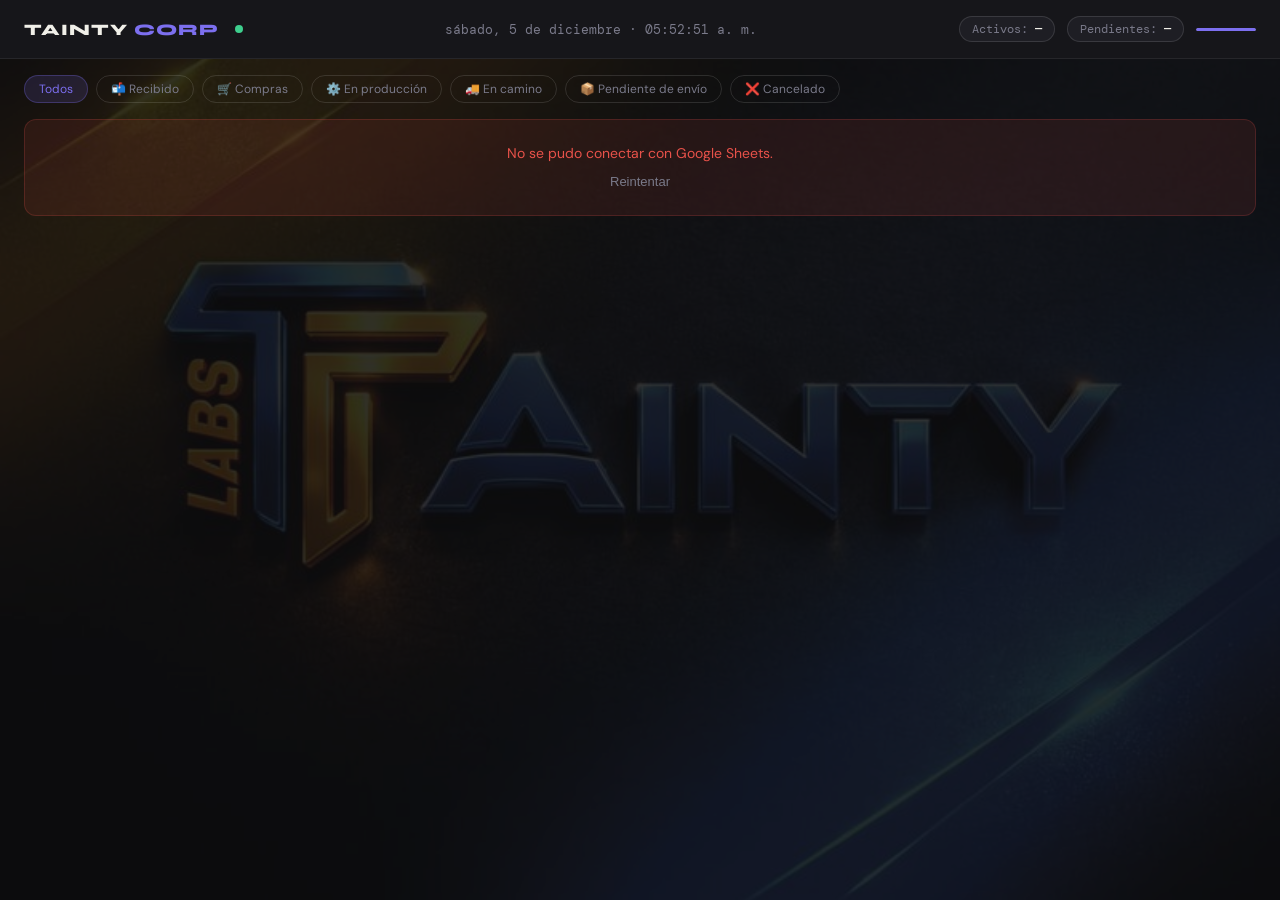
<file: panel_produccion_tainty.html>
<!DOCTYPE html>
<html lang="es">
<head>
<meta charset="UTF-8">
<meta name="viewport" content="width=device-width, initial-scale=1.0">
<!-- PWA (app instalable) -->
<meta name="theme-color" content="#0d0d0f">
<meta name="mobile-web-app-capable" content="yes">
<meta name="apple-mobile-web-app-capable" content="yes">
<meta name="apple-mobile-web-app-status-bar-style" content="black">
<meta name="apple-mobile-web-app-title" content="Tainty">
<link rel="manifest" href="./manifest.json">
<link rel="apple-touch-icon" href="./assets/icons/apple-touch-icon.png">
<link rel="icon" type="image/png" sizes="192x192" href="./assets/icons/icon-192.png">
<title>Panel de Producción · Tainty</title>
<link href="https://fonts.googleapis.com/css2?family=Syne:wght@400;600;700;800&family=DM+Sans:wght@400;500&family=DM+Mono:wght@400;500&display=swap" rel="stylesheet">
<script>/* Tema claro/oscuro compartido · se aplica antes de pintar (sin parpadeo) */
(function(){
  function apply(t){
    document.documentElement.setAttribute('data-theme', t==='light'?'light':'dark');
    var m=document.querySelector('meta[name="theme-color"]');
    if(m) m.setAttribute('content', t==='light'?'#f3f3f6':'#0d0d0f');
  }
  var saved='dark';
  try{ saved=localStorage.getItem('tainty_theme')||'dark'; }catch(e){}
  apply(saved);
  window.taintyTheme={
    get:function(){try{return localStorage.getItem('tainty_theme')||'dark';}catch(e){return'dark';}},
    set:function(t){try{localStorage.setItem('tainty_theme',t);}catch(e){}apply(t);},
    toggle:function(){var n=this.get()==='light'?'dark':'light';this.set(n);return n;}
  };
})();
</script>
<link rel="stylesheet" href="./assets/common.css">
<style>
.topbar,.filters,.grid{position:relative;z-index:1}

.topbar-left{display:flex;align-items:center;gap:16px}
.live-dot{width:8px;height:8px;border-radius:50%;background:var(--green);animation:pulse 2s infinite}
@keyframes pulse{0%,100%{opacity:1;transform:scale(1)}50%{opacity:.4;transform:scale(.8)}}
.topbar-center{font-family:'DM Mono',monospace;font-size:13px;color:var(--muted);text-align:center}
.topbar-right{display:flex;align-items:center;gap:12px}
.stat-pill{font-size:12px;padding:4px 12px;border-radius:20px;border:1px solid var(--border2);color:var(--muted);background:var(--surface2);font-family:'DM Mono',monospace}
.stat-pill span{color:var(--text);font-weight:500}
.refresh-bar{width:60px;height:3px;background:var(--hint);border-radius:2px;overflow:hidden}
.refresh-fill{height:100%;background:var(--purple);border-radius:2px;animation:refill 60s linear infinite}
@keyframes refill{from{width:100%}to{width:0%}}
.admin-btn{font-size:12px;padding:5px 12px;border-radius:20px;border:1px solid var(--border2);background:transparent;color:var(--muted);cursor:pointer;transition:all .15s}
.admin-btn:hover{color:var(--text);border-color:rgba(255,255,255,.2)}
.admin-btn.active{background:var(--purple-dim);color:var(--purple);border-color:rgba(124,111,239,.3)}

.filters{display:flex;gap:8px;padding:1rem 1.5rem 0;flex-wrap:wrap}
.filter-btn{font-family:'DM Sans',sans-serif;font-size:12px;padding:5px 14px;border-radius:20px;border:1px solid var(--border2);background:transparent;color:var(--muted);cursor:pointer;transition:all .15s}
.filter-btn:hover{color:var(--text)}
.filter-btn.active{background:var(--purple-dim);color:var(--purple);border-color:rgba(124,111,239,.3)}

.grid{display:grid;grid-template-columns:repeat(auto-fill,minmax(300px,1fr));gap:12px;padding:1rem 1.5rem 2rem}

.ticket{background:var(--surface);border:1px solid var(--border);border-radius:14px;overflow:hidden;transition:border-color .2s;animation:fadeIn .3s ease}
@keyframes fadeIn{from{opacity:0;transform:translateY(8px)}to{opacity:1;transform:none}}
.ticket:hover{border-color:var(--border2)}
/* Fondo suave segun estado de entrega / pedido nuevo */
.ticket.ticket-vencido{border-color:rgba(232,82,74,.65)}
.ticket.ticket-vencido:hover{border-color:rgba(232,82,74,.9)}
.ticket.ticket-hoy{border-color:rgba(245,166,35,.65)}
.ticket.ticket-hoy:hover{border-color:rgba(245,166,35,.9)}
.ticket.ticket-manana{border-color:rgba(76,163,232,.6)}
.ticket.ticket-manana:hover{border-color:rgba(76,163,232,.85)}
.ticket.ticket-nuevo{border-color:rgba(62,207,142,.6)}
.ticket.ticket-nuevo:hover{border-color:rgba(62,207,142,.85)}

.ticket-top{padding:14px 16px 10px;border-bottom:1px solid var(--border)}
.ticket-num{font-family:'DM Mono',monospace;font-size:11px;color:var(--hint);margin-bottom:4px}
.ticket-product{font-family:'Syne',sans-serif;font-size:15px;font-weight:700;color:var(--text);line-height:1.3;margin-bottom:6px}
.ticket-meta{display:flex;align-items:center;gap:8px;flex-wrap:wrap;margin-bottom:10px}
.qty-badge{font-size:12px;font-weight:500;background:var(--surface2);border:1px solid var(--border2);border-radius:6px;padding:2px 8px;color:var(--text);font-family:'DM Mono',monospace}
.client-name{font-size:12px;color:var(--muted)}

.progress-wrap{margin-top:2px}
.progress-header{display:flex;justify-content:space-between;align-items:center;margin-bottom:5px}
.progress-label{font-size:11px;color:var(--hint)}
.progress-pct{font-family:'DM Mono',monospace;font-size:11px;font-weight:500}
.progress-track{height:5px;background:var(--surface2);border-radius:3px;overflow:hidden}
.progress-bar{height:100%;border-radius:3px;transition:width .5s ease}
.pct-0{background:var(--hint);width:0%}
.pct-done{background:var(--green)}

.ticket-insumos{padding:10px 16px;border-bottom:1px solid var(--border)}
.insumos-label{font-size:10px;color:var(--hint);text-transform:uppercase;letter-spacing:.08em;margin-bottom:8px}
.insumo-row{display:flex;align-items:center;justify-content:space-between;padding:5px 0;border-bottom:1px solid var(--border);gap:8px}
.insumo-row:last-child{border-bottom:none}
.insumo-left{display:flex;align-items:center;gap:7px;flex:1;min-width:0}
.insumo-dot{width:6px;height:6px;border-radius:50%;flex-shrink:0;transition:background .3s}
.dot-pendiente{background:var(--hint)}
.dot-compra{background:var(--amber)}
.dot-produccion{background:var(--purple)}
.dot-camino{background:var(--blue)}
.dot-oficina{background:var(--green)}
.insumo-nombre{font-size:12px;color:var(--muted);white-space:nowrap}
.insumo-right{display:flex;align-items:center;gap:6px;flex-shrink:0}
.insumo-fecha{font-family:'DM Mono',monospace;font-size:10px;padding:2px 6px;border-radius:4px;border:1px solid var(--border2);background:var(--surface2);color:var(--hint)}
.insumo-fecha.hoy{color:var(--amber);border-color:rgba(245,166,35,.3);background:var(--amber-dim)}
.insumo-fecha.manana{color:var(--green);border-color:rgba(62,207,142,.3);background:var(--green-dim)}
.insumo-fecha.pronto{color:var(--blue);border-color:rgba(76,163,232,.3);background:var(--blue-dim)}
.insumo-fecha.pasado{color:var(--hint);border-color:var(--border);background:transparent;text-decoration:line-through;opacity:.6}
.dot-noaplica{background:var(--hint) !important;opacity:.4}
.chip-noaplica{background:transparent;color:var(--hint);border-color:var(--border);text-decoration:line-through;opacity:.6}
.ticket-estado-wrap{padding:8px 16px;border-top:1px solid var(--border);display:none}
.ticket-estado-wrap.admin{display:block}
.ticket-estado-label{font-size:10px;color:var(--hint);text-transform:uppercase;letter-spacing:.08em;margin-bottom:6px}
.ticket-estado-select{width:100%;font-family:'DM Sans',sans-serif;font-size:13px;padding:7px 10px;border-radius:8px;border:1px solid var(--border2);background:var(--surface2);color:var(--text);cursor:pointer}
.ticket-estado-select:focus{outline:none;border-color:var(--purple)}
.nuevo-badge{display:inline-flex;align-items:center;font-size:10px;font-weight:600;padding:2px 8px;border-radius:20px;background:var(--green-dim);color:var(--green);border:1px solid rgba(62,207,142,.3);letter-spacing:.04em;margin-left:6px;vertical-align:middle;animation:pulse 2s infinite}
.credito-badge{display:inline-flex;align-items:center;font-size:10px;font-weight:600;padding:2px 8px;border-radius:20px;background:var(--amber-dim);color:var(--amber);border:1px solid rgba(245,166,35,.35);letter-spacing:.04em;margin-left:6px;vertical-align:middle}

.estado-select{font-family:'DM Sans',sans-serif;font-size:11px;padding:3px 6px;border-radius:6px;border:1px solid var(--border2);background:var(--surface2);color:var(--muted);cursor:pointer;display:none}
.estado-select.visible{display:block}
.estado-select:focus{outline:none;border-color:var(--purple)}

.estado-chip{font-size:10px;padding:2px 7px;border-radius:5px;border:1px solid transparent;white-space:nowrap}
.chip-pendiente{background:var(--surface2);color:var(--hint);border-color:var(--border2)}
.chip-compra{background:var(--amber-dim);color:var(--amber);border-color:rgba(245,166,35,.2)}
.chip-produccion{background:var(--purple-dim);color:var(--purple);border-color:rgba(124,111,239,.2)}
.chip-camino{background:var(--blue-dim);color:var(--blue);border-color:rgba(76,163,232,.2)}
.chip-oficina{background:var(--green-dim);color:var(--green);border-color:rgba(62,207,142,.2)}

.ticket-footer{padding:10px 16px;display:flex;align-items:center;justify-content:space-between}
.fecha-entrega{font-family:'DM Mono',monospace;font-size:12px;color:var(--muted)}
.fecha-entrega strong{color:var(--text);font-weight:500}
.fecha-urgente{color:var(--red)!important}
.fecha-hoy-cl{color:var(--amber)!important}
.estado-badge{display:inline-flex;align-items:center;gap:5px;font-size:12px;font-weight:500;padding:3px 10px;border-radius:20px;border:1px solid transparent}
.estado-pendiente{background:var(--amber-dim);color:var(--amber);border-color:rgba(245,166,35,.2)}
.estado-produccion{background:var(--purple-dim);color:var(--purple);border-color:rgba(124,111,239,.2)}
.estado-camino{background:var(--blue-dim);color:var(--blue);border-color:rgba(76,163,232,.2)}
.estado-listo{background:var(--green-dim);color:var(--green);border-color:rgba(62,207,142,.2)}
.estado-cancelado{background:var(--red-dim);color:var(--red);border-color:rgba(232,82,74,.2)}

.empty-state{grid-column:1/-1;text-align:center;padding:4rem 2rem;color:var(--hint)}
.empty-state p{font-size:15px;margin-top:8px}
.loading-wrap{display:flex;align-items:center;justify-content:center;min-height:60vh;flex-direction:column;gap:16px}
.spinner-ring{width:36px;height:36px;border:2px solid var(--border2);border-top-color:var(--purple);border-radius:50%;animation:spin .8s linear infinite}
}
.loading-text{font-size:14px;color:var(--muted)}
.error-wrap{grid-column:1/-1;background:var(--red-dim);border:1px solid rgba(232,82,74,.2);border-radius:12px;padding:1.5rem;text-align:center}
.error-wrap p{font-size:14px;color:var(--red);margin-bottom:8px}
.error-wrap button{font-size:13px;color:var(--muted);cursor:pointer;background:none;border:none}

/* PIN MODAL */
.modal-overlay{position:fixed;inset:0;background:rgba(0,0,0,.85);z-index:100;display:flex;align-items:center;justify-content:center;opacity:0;pointer-events:none;transition:opacity .2s}
.modal-overlay.visible{opacity:1;pointer-events:all}
.modal{background:var(--surface);border:1px solid var(--border2);border-radius:20px;padding:2rem;width:320px;text-align:center}
.modal-title{font-family:'Syne',sans-serif;font-size:18px;font-weight:700;margin-bottom:6px}
.modal-sub{font-size:13px;color:var(--muted);margin-bottom:1.5rem}
.pin-error{font-size:13px;color:var(--red);height:18px;margin-top:4px}
.modal-cancel{font-size:13px;color:var(--hint);background:none;border:none;cursor:pointer;margin-top:8px;padding:6px 16px}

/* SAVING INDICATOR */
.toast{position:fixed;bottom:24px;right:24px;background:var(--surface);border:1px solid var(--border2);border-radius:10px;padding:10px 16px;font-size:13px;color:var(--muted);z-index:200;opacity:0;transition:opacity .2s;pointer-events:none}
@media(max-width:640px){
  .ticket-footer{flex-wrap:wrap;gap:6px}
  .ticket-estado-wrap{padding:8px 12px}
  .insumo-row{flex-wrap:wrap}
  .insumo-right{flex-wrap:wrap;gap:4px}

  .topbar{padding:.75rem 1rem;flex-wrap:wrap;gap:8px}
  .topbar-center{order:3;width:100%;font-size:11px;text-align:left}
  .topbar-right{gap:6px}
  .stat-pill{font-size:11px;padding:3px 8px}
  .refresh-bar{display:none}
  .filters{padding:.75rem 1rem 0;gap:6px}
  .filter-btn{font-size:11px;padding:4px 10px}
  .grid{grid-template-columns:1fr;padding:.75rem 1rem 1.5rem;gap:10px}
  .ticket-product{font-size:14px}
  .modal{width:90vw;max-width:320px;padding:1.5rem}
  .toast{bottom:16px;right:16px;left:16px;text-align:center}
  .insumo-nombre{font-size:11px}
  .insumo-fecha{font-size:10px}
  .ticket-estado-select{font-size:12px}
}
@media(min-width:641px) and (max-width:900px){
  .grid{grid-template-columns:repeat(2,1fr)}
  .topbar-center{font-size:12px}
}

</style>
<script src="./assets/auth.js"></script>
<script src="./assets/config.js"></script>
<script src="./assets/common.js"></script>
</head>
<body>

<div class="topbar">
  <div class="topbar-left">
    <div class="logo">Tainty <span>Corp</span></div>
    <div class="live-dot"></div>
  </div>
  <div class="topbar-center"><div id="fecha-hora"></div></div>
  <div class="topbar-right">
    <div class="stat-pill">Activos: <span id="stat-activos">—</span></div>
    <div class="stat-pill">Pendientes: <span id="stat-pendientes">—</span></div>
    <div class="refresh-bar"><div class="refresh-fill" id="refresh-fill"></div></div>
  </div>
</div>

<div class="filters">
  <button class="filter-btn active" onclick="setFiltro('todos',this)">Todos</button>
  <button class="filter-btn" onclick="setFiltro('recibido',this)">📬 Recibido</button>
  <button class="filter-btn" onclick="setFiltro('compras',this)">🛒 Compras</button>
  <button class="filter-btn" onclick="setFiltro('produccion',this)">⚙️ En producción</button>
  <button class="filter-btn" onclick="setFiltro('camino',this)">🚚 En camino</button>
  <button class="filter-btn" onclick="setFiltro('envio',this)">📦 Pendiente de envío</button>
  <button class="filter-btn" onclick="setFiltro('cancelado',this)">❌ Cancelado</button>
</div>

<div class="grid" id="grid">
  <div class="loading-wrap" style="grid-column:1/-1">
    <div class="spinner-ring"></div>
    <div class="loading-text">Conectando con Google Sheets...</div>
  </div>
</div>

<div class="toast" id="toast"></div>

<script>
const ESTADOS_INSUMO=['pendiente','compra','produccion','camino','oficina','noaplica'];
const ESTADOS_MAQUINA=['pendiente','encurso'];
const LABELS_INSUMO={'pendiente':'⏳ Pendiente','compra':'🛒 En compra','produccion':'⚙️ En producción','camino':'🚚 En camino','oficina':'📦 En oficina','noaplica':'✕ No aplica','encurso':'⚙️ En curso','finalizado':'✅ Finalizado'};
const DOT_CLS={'pendiente':'dot-pendiente','compra':'dot-compra','produccion':'dot-produccion','camino':'dot-camino','oficina':'dot-oficina','noaplica':'dot-noaplica','encurso':'dot-produccion','finalizado':'dot-oficina'};
const CHIP_CLS={'pendiente':'chip-pendiente','compra':'chip-compra','produccion':'chip-produccion','camino':'chip-camino','oficina':'chip-oficina','noaplica':'chip-noaplica','encurso':'chip-produccion','finalizado':'chip-oficina'};
const ESTADOS_TICKET=['Recibido','Compras de insumos','En produccion','En camino','Pendiente de envio','Entregado'];
const LABELS_TICKET={'Recibido':'📬 Recibido','Compras de insumos':'🛒 Compras de insumos','En produccion':'⚙️ En producción','En camino':'🚚 En camino','Pendiente de envio':'📦 Pendiente de envío','Entregado':'✅ Entregado'};
// Rango de avance de cada estado: el badge muestra siempre el más avanzado entre el guardado y el automático
const RANK_ESTADO={recibido:0,compras:1,produccion:2,camino:3,envio:4,entregado:5};
function rankEstado(k){return k==='cancelado'?99:(RANK_ESTADO[k]??0);}

let pedidos=[];
let estadosInsumos={};
let filtroActual='todos';
let adminMode=false;
function getTipo(n){
  n=(n||'').toLowerCase();
  if(/\(.*cap\)/.test(n))return'cap';
  if(/\(.*gr\)/.test(n))return'gr';
  return'ml';
}
function getInsumos(t){
  return t==='cap'?['Insumo','Capsula','Envase','Etiqueta','Caja','Maquina']:['Insumo','Envase','Etiqueta','Caja','Maquina'];
}
function sumarHabiles(base,dias){
  const d=new Date(base);let s=0;
  while(s<dias){d.setDate(d.getDate()+1);if(d.getDay()!==0)s++;}
  return d;
}
function parseFecha(str){
  if(!str)return null;
  if(str instanceof Date)return str;
  const s=str.toString().trim();
  const m=s.match(/^(\d{1,2})\/(\d{1,2})\/(\d{4})/);
  if(m)return new Date(parseInt(m[3]),parseInt(m[2])-1,parseInt(m[1]));
  const d=new Date(s);return isNaN(d)?null:d;
}
function fechaChip(d){
  if(!d||isNaN(d))return{label:'—',cls:''};
  const hoy=new Date();hoy.setHours(0,0,0,0);
  const df=new Date(d);df.setHours(0,0,0,0);
  const diff=Math.round((df-hoy)/86400000);
  if(diff<0)return{label:df.toLocaleDateString('es-PE',{day:'numeric',month:'short'}),cls:'pasado'};
  if(diff===0)return{label:'Hoy',cls:'hoy'};
  if(diff===1)return{label:'Mañana',cls:'manana'};
  return{label:df.toLocaleDateString('es-PE',{day:'numeric',month:'short'}),cls:'pronto'};
}
function getFechasInsumos(tipo,fechaStr){
  const insumos=getInsumos(tipo);
  const base=parseFecha(fechaStr)||new Date();
  const hoy=new Date();hoy.setHours(0,0,0,0);
  const baseD=new Date(base);baseD.setHours(0,0,0,0);
  const esTarde=baseD.getTime()===hoy.getTime()&&new Date().getHours()>=13;
  // Antes de 1pm: insumos +1, caja +2 | Después de 1pm: insumos +2, caja +3
  const d=esTarde?2:1;
  // Máquina usa la fecha tentativa de entrega del pedido
  const fechaEntrega=calcFechaTentativa(fechaStr);
  return insumos.map(nombre=>{
    if(nombre==='Maquina')return{nombre,fecha:fechaEntrega};
    return{nombre,fecha:sumarHabiles(base,nombre==='Caja'?d+1:d)};
  });
}

function calcFechaTentativa(fechaStr){
  const base=parseFecha(fechaStr)||new Date();
  const hoy=new Date();hoy.setHours(0,0,0,0);
  const baseD=new Date(base);baseD.setHours(0,0,0,0);
  // Si el pedido es de hoy: antes 1pm = +4 dias habiles, despues 1pm = +5
  const esTarde=baseD.getTime()===hoy.getTime()&&new Date().getHours()>=13;
  return sumarHabiles(base,esTarde?5:4);
}
function getEstadoTicket(estado){
  const e=(estado||'').toLowerCase().trim();
  if(e.includes('cancelado'))return{cls:'estado-cancelado',icon:'❌',label:'Cancelado',key:'cancelado'};
  if(e.includes('compras'))return{cls:'estado-produccion',icon:'🛒',label:'Compras de insumos',key:'compras'};
  if(e.includes('produccion')||e.includes('producción'))return{cls:'estado-produccion',icon:'⚙️',label:'En producción',key:'produccion'};
  if(e.includes('camino'))return{cls:'estado-camino',icon:'🚚',label:'En camino',key:'camino'};
  if(e.includes('listo')||e.includes('envio')||e.includes('envío'))return{cls:'estado-listo',icon:'📦',label:'Pendiente de envío',key:'envio'};
  if(e.includes('entregado'))return{cls:'estado-listo',icon:'✅',label:'Entregado',key:'entregado'};
  if(e.includes('recibido'))return{cls:'estado-pendiente',icon:'📬',label:'Recibido',key:'recibido'};
  return{cls:'estado-pendiente',icon:'📬',label:'Recibido',key:'recibido'};
}

function calcEstadoAutomatico(pedidoId, tipo, estadoActual){
  // No tocar cancelados ni entregados
  const e=(estadoActual||'').toLowerCase();
  if(e.includes('cancelado')||e.includes('entregado')) return estadoActual;

  const insumos=getInsumos(tipo);
  // Insumos clave para determinar estado (excluir Etiqueta y Caja)
  const insumosClave=insumos.filter(i=>i==='Insumo'||i==='Capsula'||i==='Envase');

  const estados=insumosClave.map(i=>getEstadoInsumo(pedidoId,i));
  // "Listo para envío": todos los físicos en oficina + máquina finalizada
  const fisicos=insumos.filter(i=>i!=='Maquina'&&getEstadoInsumo(pedidoId,i)!=='noaplica');
  const todosFisicosOK=fisicos.every(i=>getEstadoInsumo(pedidoId,i)==='oficina');
  const maquinaOK=getEstadoInsumo(pedidoId,'Maquina')==='finalizado';
  const todosOficina=todosFisicosOK&&maquinaOK;
  const algunoCamino=estados.some(s=>s==='camino');
  const algunoProduccion=estados.some(s=>s==='produccion')||getEstadoInsumo(pedidoId,'Maquina')==='encurso';
  const algunoCompra=estados.some(s=>s==='compra');

  if(todosOficina) return 'Pendiente de envio';
  if(algunoCamino) return 'En camino';
  if(algunoProduccion) return 'En produccion';
  if(algunoCompra) return 'Compras de insumos';
  return 'Recibido';
}
function fechaEntregaLabel(str, fechaPedido){
  let f=parseFecha(str);
  // Si no tiene fecha tentativa, calcularla dinamicamente
  if(!f||isNaN(f)) f=calcFechaTentativa(fechaPedido);
  if(!f||isNaN(f))return null;
  const hoy=new Date();hoy.setHours(0,0,0,0);
  const diff=Math.round((f-hoy)/86400000);
  if(diff<0)return{text:'Vencido',cls:'fecha-urgente',key:'vencido'};
  if(diff===0)return{text:'Hoy',cls:'fecha-hoy-cl',key:'hoy'};
  if(diff===1)return{text:'Mañana',cls:'',key:'manana'};
  return{text:f.toLocaleDateString('es-PE',{day:'numeric',month:'short'}),cls:'',key:''};
}
function getEstadoInsumo(pedidoId,insumo){
  if(insumo==='Maquina')return estadoMaquila(pedidoId);
  return estadosInsumos[pedidoId+'|'+insumo]||'pendiente';
}
// La maquila es automatica (igual que en Gestion): pasa a "En curso" cuando todos
// los insumos de produccion + envase + etiqueta estan en oficina (la caja no cuenta);
// antes de eso, "Pendiente". No existe "finalizado".
function estadoMaquila(pedidoId){
  const p=pedidos.find(x=>x.numPedido===pedidoId);
  const gating=getInsumos(getTipo(p?p.producto:'')).filter(i=>i!=='Maquina'&&i!=='Caja');
  const listos=gating.every(i=>{
    const e=estadosInsumos[pedidoId+'|'+i]||'pendiente';
    return e==='oficina'||e==='noaplica';
  });
  return listos?'encurso':'pendiente';
}
function calcProgreso(pedidoId,tipo){
  const insumos=getInsumos(tipo);
  const aplicables=insumos.filter(i=>getEstadoInsumo(pedidoId,i)!=='noaplica');
  if(!aplicables.length)return 100;
  const listos=aplicables.filter(i=>{
    const e=getEstadoInsumo(pedidoId,i);
    // La maquila cuenta como lista cuando esta "En curso" (es su estado final automatico),
    // asi el progreso llega a 100% con todos los insumos en oficina + maquila en curso.
    return i==='Maquina'?(e==='encurso'||e==='finalizado'):e==='oficina';
  }).length;
  return Math.round((listos/aplicables.length)*100);
}
function getProgressColor(pct){
  if(pct===0)return'var(--hint)';
  if(pct<50)return'var(--amber)';
  if(pct<100)return'var(--blue)';
  return'var(--green)';
}

function renderTicket(p){
  const tipo=getTipo(p.producto);
  // Estado automatico (segun insumos) vs. estado guardado manualmente: mostrar el mas avanzado
  const estadoDinamico=calcEstadoAutomatico(p.numPedido,tipo,p.estado);
  const estAuto=getEstadoTicket(estadoDinamico);
  const estManual=getEstadoTicket(p.estado);
  const est=rankEstado(estManual.key)>=rankEstado(estAuto.key)?estManual:estAuto;
  const fechas=getFechasInsumos(tipo,p.fecha);
  const entrega=fechaEntregaLabel(p.fechaTentativa,p.fecha);
  const pct=calcProgreso(p.numPedido,tipo);
  const insumos=getInsumos(tipo);

  const rows=fechas.map(({nombre,fecha})=>{
    const fc=fechaChip(fecha);
    const estadoIns=getEstadoInsumo(p.numPedido,nombre);
    const dotCls=DOT_CLS[estadoIns]||'dot-pendiente';
    const chipCls=CHIP_CLS[estadoIns]||'chip-pendiente';
    const selectVisible=adminMode?'visible':'';
    const estadosDisponibles=nombre==='Maquina'?ESTADOS_MAQUINA:ESTADOS_INSUMO;
    const opts=estadosDisponibles.map(s=>`<option value="${s}"${s===estadoIns?' selected':''}>${LABELS_INSUMO[s]}</option>`).join('');
    return`<div class="insumo-row">
      <div class="insumo-left">
        <span class="insumo-dot ${dotCls}"></span>
        <span class="insumo-nombre">${nombre}</span>
      </div>
      <div class="insumo-right">
        <span class="insumo-fecha ${fc.cls}">${fc.label}</span>
        ${adminMode&&nombre!=='Maquina'
          ? `<select class="estado-select visible" onchange="cambiarEstado('${p.numPedido}','${nombre}',this.value)">${opts}</select>`
          : `<span class="estado-chip ${chipCls}">${LABELS_INSUMO[estadoIns]}</span>`
        }
      </div>
    </div>`;
  }).join('');

  const fechaHtml=entrega
    ?`<span class="fecha-entrega ${entrega.cls}">Entrega: <strong>${entrega.text}</strong></span>`
    :`<span class="fecha-entrega">Sin fecha</span>`;

  const estadoOptsTicket=ESTADOS_TICKET.map(s=>`<option value="${s}"${s===(p.estado||'')?' selected':''}>${LABELS_TICKET[s]||s}</option>`).join('');

  // Fondo suave segun urgencia de entrega; si no aplica, resaltar pedidos nuevos
  let ticketCls='';
  if(entrega&&entrega.key==='vencido')ticketCls=' ticket-vencido';
  else if(entrega&&entrega.key==='hoy')ticketCls=' ticket-hoy';
  else if(entrega&&entrega.key==='manana')ticketCls=' ticket-manana';
  else if(esNuevo(p))ticketCls=' ticket-nuevo';

  return`<div class="ticket${ticketCls}">
    <div class="ticket-top">
      <div style="display:flex;align-items:center;gap:4px;margin-bottom:4px">
        <div class="ticket-num" style="margin:0">${p.numPedido||''}</div>
        ${esNuevo(p)?'<span class="nuevo-badge">NUEVO</span>':''}
        ${esCreditoPedido(p)?'<span class="credito-badge">A cr&eacute;dito</span>':''}
        <button onclick="copiarMensajeCliente('${p.numPedido}')" title="Copiar mensaje para el cliente" style="margin-left:auto;font-size:11px;padding:3px 9px;border-radius:7px;border:1px solid var(--border2);background:var(--surface2);color:var(--muted);cursor:pointer;white-space:nowrap">&#128203; Cliente</button>
      </div>
      <div class="ticket-product">${p.producto||'—'}</div>
      <div class="ticket-meta">
        <span class="qty-badge">${parseInt(p.cantidad||0).toLocaleString()} und</span>
        <span class="client-name">${p.cliente||''}</span>
      </div>
      <div class="progress-wrap">
        <div class="progress-header">
          <span class="progress-label">Progreso de producción</span>
          <span class="progress-pct" style="color:${getProgressColor(pct)}">${pct}%</span>
        </div>
        <div class="progress-track">
          <div class="progress-bar" style="width:${pct}%;background:${getProgressColor(pct)}"></div>
        </div>
      </div>
    </div>
    <div class="ticket-insumos">
      <div class="insumos-label">Cronograma de insumos</div>
      ${rows}
    </div>
    <div class="ticket-footer">${fechaHtml}<span class="estado-badge ${est.cls}">${est.icon} ${est.label}</span></div>
    <div class="ticket-estado-wrap${adminMode?' admin':''}">
      <div class="ticket-estado-label">Cambiar estado del pedido</div>
      <select class="ticket-estado-select" onchange="cambiarEstadoTicket('${p.numPedido}',this.value,this)">${estadoOptsTicket}</select>
    </div>
  </div>`;
}

/**
 * Copia al portapapeles un mensaje listo para enviar al cliente con:
 * número de pedido, producto, cantidad y fecha aproximada de entrega.
 */
function copiarMensajeCliente(numPedido){
  const p=pedidos.find(x=>x.numPedido===numPedido);
  if(!p){mostrarToast('Pedido no encontrado',{type:'error',duration:2500});return;}
  const cant=parseInt(p.cantidad||0).toLocaleString('es-PE');
  // Fecha de entrega: usa la tentativa guardada o la calcula desde la fecha del pedido
  let fEntrega=parseFecha(p.fechaTentativa);
  if(!fEntrega||isNaN(fEntrega)) fEntrega=calcFechaTentativa(p.fecha);
  const fechaStr=(fEntrega&&!isNaN(fEntrega))
    ? fEntrega.toLocaleDateString('es-PE',{day:'2-digit',month:'2-digit',year:'numeric'})
    : 'por confirmar';
  const texto=[
    'Hola 🙋🏼‍♂️ Te comparto el estado de tu pedido',
    '',
    `📋 Pedido: ${p.numPedido||''}`,
    `📦 Producto: ${p.producto||''}`,
    `🔢 Cantidad: ${cant} unidades`,
    `📅 Entrega aproximada: ${fechaStr} por la tarde`,
    '',
    '¡Gracias por su preferencia! 🙌'
  ].join('\n');
  copiarAlPortapapeles(texto)
    .then(()=>mostrarToast('Mensaje para '+(p.cliente||'cliente')+' copiado',{type:'success',duration:2500}))
    .catch(()=>mostrarToast('No se pudo copiar',{type:'error',duration:3000}));
}

function esNuevo(p){
  const f=parseFecha(p.fecha);
  if(!f||isNaN(f))return false;
  return(new Date()-f)<172800000;
}

// true si el pedido fue registrado como venta a crédito (columna Condición de pago)
function esCreditoPedido(p){
  const c=(p&&p.condicion||'').toString().trim().toUpperCase();
  return c && c!=='CONTADO';
}

function renderGrid(){
  const grid=document.getElementById('grid');
  let lista=pedidos.filter(p=>{
    const e=(p.estado||'').toLowerCase();
    if(e.includes('entregado'))return false;
    const esCancelado=e.includes('cancelado');
    if(filtroActual==='todos')return!esCancelado;
    if(filtroActual==='cancelado')return esCancelado;
    if(filtroActual==='envio')return e.includes('listo')||e.includes('envio')||e.includes('envío');
    if(filtroActual==='recibido')return e.includes('recibido');
    if(filtroActual==='compras')return e.includes('compras');
    if(filtroActual==='camino')return e.includes('camino');
    return e.includes(filtroActual);
  });
  lista=lista.slice().sort((a,b)=>{
    const na=parseInt((a.numPedido||'P0').replace('P',''))||0;
    const nb=parseInt((b.numPedido||'P0').replace('P',''))||0;
    return nb-na;
  });
  const activos=pedidos.filter(p=>{const e=(p.estado||'').toLowerCase();return!e.includes('entregado')&&!e.includes('cancelado');}).length;
  const pend=pedidos.filter(p=>(p.estado||'').toLowerCase().includes('pendiente')).length;
  document.getElementById('stat-activos').textContent=activos;
  document.getElementById('stat-pendientes').textContent=pend;
  if(!lista.length){grid.innerHTML=`<div class="empty-state"><div style="font-size:32px">📭</div><p>No hay pedidos en esta categoría</p></div>`;return;}
  grid.innerHTML=lista.map(renderTicket).join('');
}

async function cambiarEstado(pedidoId,insumo,estado){
  estadosInsumos[pedidoId+'|'+insumo]=estado;
  renderGrid();
  mostrarToast('Guardando...', 0);
  try{
    const form=new FormData();
    form.append('action','setEstado');
    form.append('pedido',pedidoId);
    form.append('insumo',insumo);
    form.append('estado',estado);
    await fetch(SCRIPT_URL,{method:'POST',body:form,mode:'no-cors'});
    mostrarToast('✓ Guardado', {type:'success',duration:3000});
    setTimeout(()=>ocultarToast(),1500);
  }catch(e){
    mostrarToast('Error al guardar', {type:'error',duration:3500});
    setTimeout(()=>ocultarToast(),2000);
  }
}

async function cambiarEstadoTicket(pedidoId, nuevoEstado, selectEl){
  const pedido = pedidos.find(p=>p.numPedido===pedidoId);
  if(pedido) pedido.estado = nuevoEstado;
  renderGrid();
  mostrarToast('Guardando estado...');
  try{
    const form=new FormData();
    form.append('action','setEstadoTicket');
    form.append('pedido',pedidoId);
    form.append('estado',nuevoEstado);
    await fetch(SCRIPT_URL,{method:'POST',body:form,mode:'no-cors'});
    mostrarToast('✓ Estado actualizado', {type:'success',duration:3000});
    setTimeout(()=>{ocultarToast();renderGrid();},1500);
  }catch(e){
    mostrarToast('Error al guardar', {type:'error',duration:3500});
    setTimeout(()=>ocultarToast(),2000);
  }
}


async function cargarPedidos(){
  // Pintar al instante lo último visto (si hay) mientras se refresca por detrás.
  const cache=cacheLeer('panel');
  if(cache&&cache.pedidos){
    pedidos=cache.pedidos;
    estadosInsumos=cache.estados||{};
    renderGrid();
  }
  try{
    const [dp,de]=await Promise.all([
      jsonp(`${SCRIPT_URL}?action=panel&t=${Date.now()}`),
      jsonp(`${SCRIPT_URL}?action=estados&t=${Date.now()}`)
    ]);
    if(dp.success&&dp.pedidos)pedidos=dp.pedidos;
    if(de.success&&de.estados)estadosInsumos=de.estados;
    renderGrid();
    cacheGuardar('panel',{pedidos,estados:estadosInsumos});
  }catch(err){
    if(!pedidos.length)document.getElementById('grid').innerHTML=`<div class="error-wrap"><p>No se pudo conectar con Google Sheets.</p><button onclick="cargarPedidos()">Reintentar</button></div>`;
  }
}

function setFiltro(f,btn){
  filtroActual=f;
  document.querySelectorAll('.filter-btn').forEach(b=>b.classList.remove('active'));
  btn.classList.add('active');
  renderGrid();
}

function toggleAdmin(){
  if(adminMode){
    adminMode=false;
    document.getElementById('admin-btn').textContent='🔒 Admin';
    document.getElementById('admin-btn').classList.remove('active');
    renderGrid();
  } else {
    // Habilitar admin solo si hay sesion activa. Si no hay, redirigir al
    // index para login (panel es publico para ver, pero admin requiere session).
    if (typeof isLoggedIn === 'function' && isLoggedIn()) {
      adminMode=true;
      document.getElementById('admin-btn').textContent='🔓 Admin';
      document.getElementById('admin-btn').classList.add('active');
      renderGrid();
    } else {
      window.location.href = './index.html';
    }
  }
}

function actualizarReloj(){
  const ahora=new Date();
  document.getElementById('fecha-hora').textContent=
    ahora.toLocaleDateString('es-PE',{weekday:'long',day:'numeric',month:'long'})+' · '+
    ahora.toLocaleTimeString('es-PE',{hour:'2-digit',minute:'2-digit',second:'2-digit'});
}
function reiniciarBarra(){
  const f=document.getElementById('refresh-fill');
  f.style.animation='none';f.offsetHeight;f.style.animation='refill 60s linear infinite';
}

cargarPedidos();
actualizarReloj();
setInterval(actualizarReloj,1000);
setInterval(()=>{cargarPedidos();reiniciarBarra();},60000);
</script>
<script>
/* Registro del Service Worker · PWA Tainty */
if ('serviceWorker' in navigator) {
  window.addEventListener('load', function () {
    navigator.serviceWorker.register('./sw.js').catch(function (e) {
      console.warn('SW no registrado:', e);
    });
  });
}
</script>
</body>
</html>
</file>
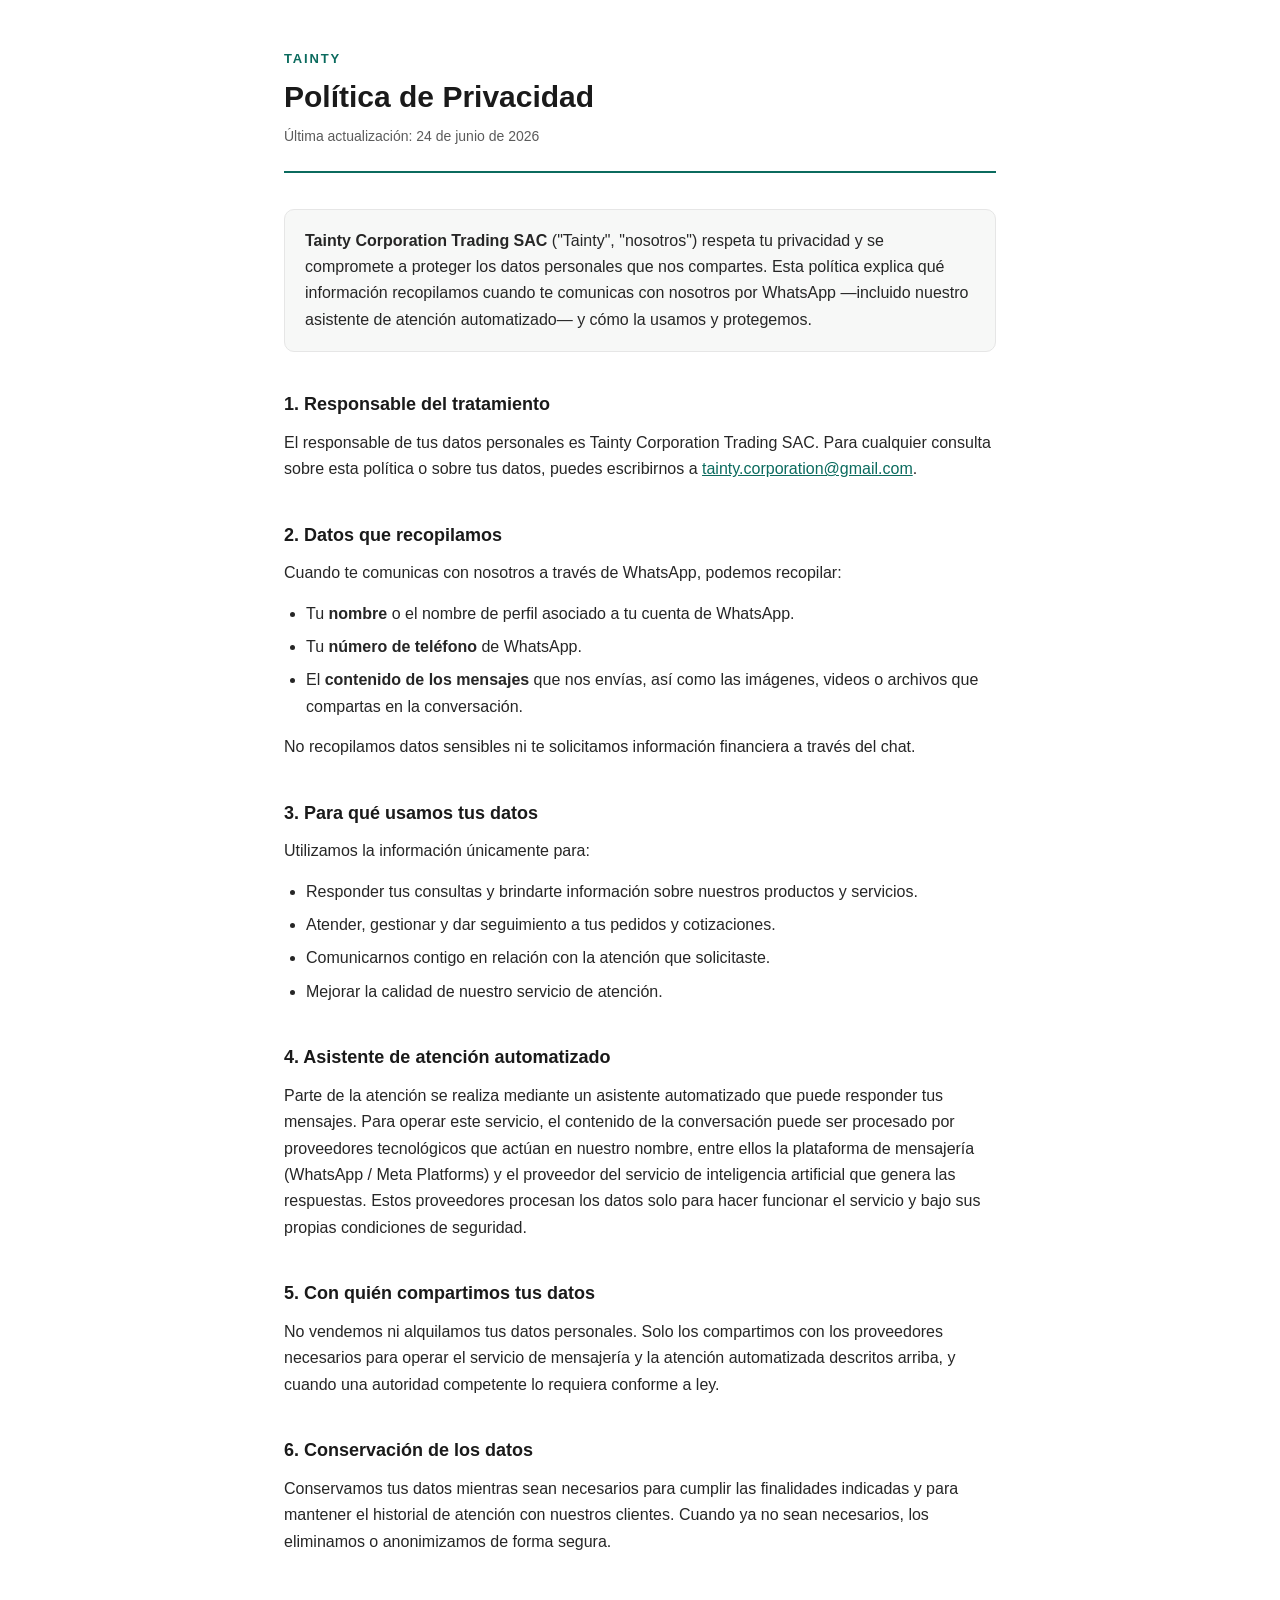
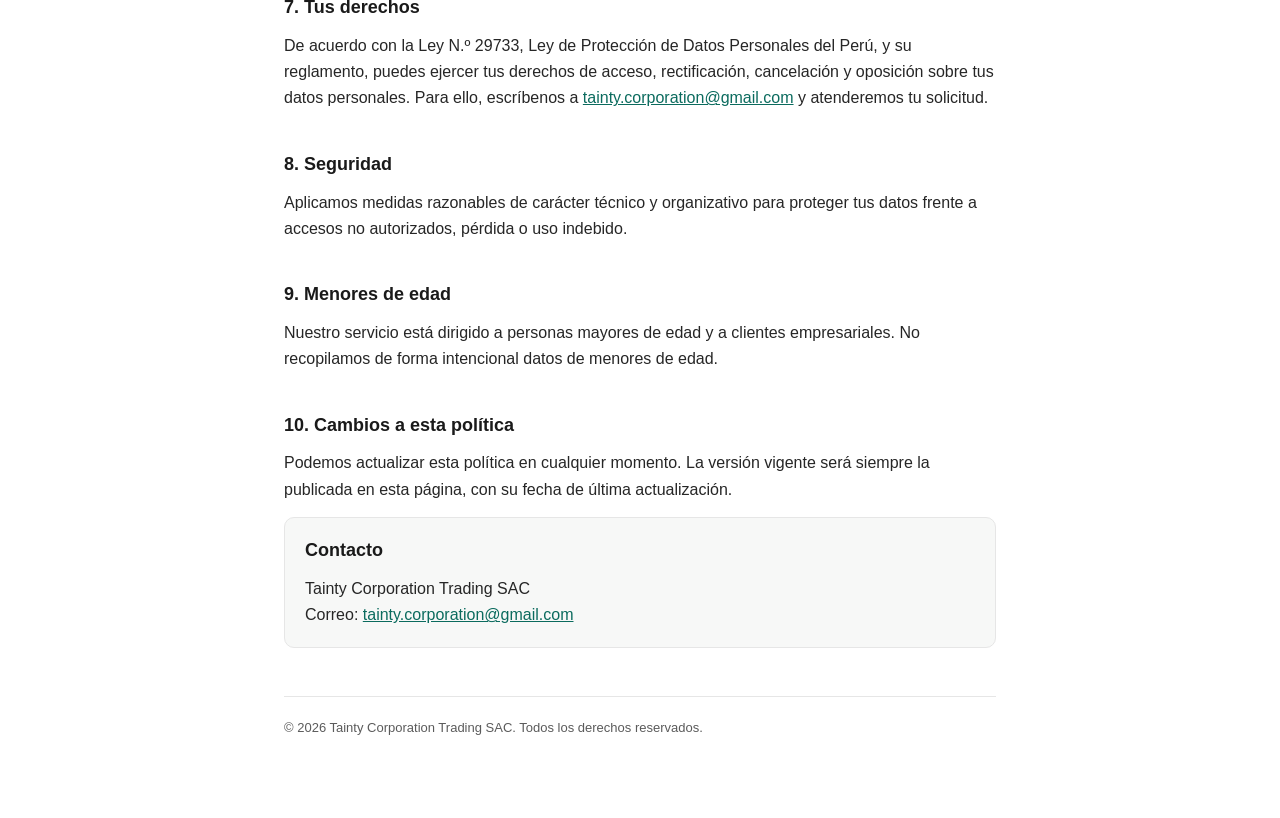
<file: privacidad.html>
<!DOCTYPE html>
<html lang="es">
<head>
<meta charset="UTF-8">
<meta name="viewport" content="width=device-width, initial-scale=1.0">
<!-- PWA (app instalable) -->
<meta name="theme-color" content="#0d0d0f">
<meta name="mobile-web-app-capable" content="yes">
<meta name="apple-mobile-web-app-capable" content="yes">
<meta name="apple-mobile-web-app-status-bar-style" content="black">
<meta name="apple-mobile-web-app-title" content="Tainty">
<link rel="manifest" href="./manifest.json">
<link rel="apple-touch-icon" href="./assets/icons/apple-touch-icon.png">
<link rel="icon" type="image/png" sizes="192x192" href="./assets/icons/icon-192.png">
<title>Política de Privacidad — Tainty Corporation Trading SAC</title>
<style>
  :root{
    --ink:#1a1a1a;
    --muted:#5b5b5b;
    --line:#e6e6e6;
    --accent:#0b6b5e;
    --bg:#ffffff;
    --soft:#f7f8f7;
  }
  *{box-sizing:border-box;}
  body{
    margin:0;
    background:var(--bg);
    color:var(--ink);
    font-family:-apple-system,BlinkMacSystemFont,"Segoe UI",Roboto,Helvetica,Arial,sans-serif;
    line-height:1.65;
    -webkit-font-smoothing:antialiased;
  }
  .wrap{max-width:760px;margin:0 auto;padding:48px 24px 80px;}
  header{border-bottom:2px solid var(--accent);padding-bottom:22px;margin-bottom:36px;}
  .brand{font-size:13px;letter-spacing:.14em;text-transform:uppercase;color:var(--accent);font-weight:700;margin-bottom:10px;}
  h1{font-size:30px;line-height:1.2;margin:0 0 10px;font-weight:700;}
  .updated{font-size:14px;color:var(--muted);margin:0;}
  h2{font-size:18px;margin:38px 0 10px;font-weight:700;color:var(--ink);}
  p{margin:0 0 14px;color:#262626;}
  ul{margin:0 0 14px;padding-left:22px;}
  li{margin-bottom:7px;color:#262626;}
  a{color:var(--accent);}
  .intro{background:var(--soft);border:1px solid var(--line);border-radius:10px;padding:18px 20px;margin-bottom:8px;}
  .intro p:last-child{margin-bottom:0;}
  .contact-box{background:var(--soft);border:1px solid var(--line);border-radius:10px;padding:18px 20px;margin-top:10px;}
  footer{margin-top:48px;padding-top:20px;border-top:1px solid var(--line);font-size:13px;color:var(--muted);}
  strong{font-weight:600;}
</style>
</head>
<body>
  <div class="wrap">
    <header>
      <div class="brand">Tainty</div>
      <h1>Política de Privacidad</h1>
      <p class="updated">Última actualización: 24 de junio de 2026</p>
    </header>

    <div class="intro">
      <p><strong>Tainty Corporation Trading SAC</strong> ("Tainty", "nosotros") respeta tu privacidad y se compromete a proteger los datos personales que nos compartes. Esta política explica qué información recopilamos cuando te comunicas con nosotros por WhatsApp —incluido nuestro asistente de atención automatizado— y cómo la usamos y protegemos.</p>
    </div>

    <h2>1. Responsable del tratamiento</h2>
    <p>El responsable de tus datos personales es Tainty Corporation Trading SAC. Para cualquier consulta sobre esta política o sobre tus datos, puedes escribirnos a <a href="mailto:tainty.corporation@gmail.com">tainty.corporation@gmail.com</a>.</p>

    <h2>2. Datos que recopilamos</h2>
    <p>Cuando te comunicas con nosotros a través de WhatsApp, podemos recopilar:</p>
    <ul>
      <li>Tu <strong>nombre</strong> o el nombre de perfil asociado a tu cuenta de WhatsApp.</li>
      <li>Tu <strong>número de teléfono</strong> de WhatsApp.</li>
      <li>El <strong>contenido de los mensajes</strong> que nos envías, así como las imágenes, videos o archivos que compartas en la conversación.</li>
    </ul>
    <p>No recopilamos datos sensibles ni te solicitamos información financiera a través del chat.</p>

    <h2>3. Para qué usamos tus datos</h2>
    <p>Utilizamos la información únicamente para:</p>
    <ul>
      <li>Responder tus consultas y brindarte información sobre nuestros productos y servicios.</li>
      <li>Atender, gestionar y dar seguimiento a tus pedidos y cotizaciones.</li>
      <li>Comunicarnos contigo en relación con la atención que solicitaste.</li>
      <li>Mejorar la calidad de nuestro servicio de atención.</li>
    </ul>

    <h2>4. Asistente de atención automatizado</h2>
    <p>Parte de la atención se realiza mediante un asistente automatizado que puede responder tus mensajes. Para operar este servicio, el contenido de la conversación puede ser procesado por proveedores tecnológicos que actúan en nuestro nombre, entre ellos la plataforma de mensajería (WhatsApp / Meta Platforms) y el proveedor del servicio de inteligencia artificial que genera las respuestas. Estos proveedores procesan los datos solo para hacer funcionar el servicio y bajo sus propias condiciones de seguridad.</p>

    <h2>5. Con quién compartimos tus datos</h2>
    <p>No vendemos ni alquilamos tus datos personales. Solo los compartimos con los proveedores necesarios para operar el servicio de mensajería y la atención automatizada descritos arriba, y cuando una autoridad competente lo requiera conforme a ley.</p>

    <h2>6. Conservación de los datos</h2>
    <p>Conservamos tus datos mientras sean necesarios para cumplir las finalidades indicadas y para mantener el historial de atención con nuestros clientes. Cuando ya no sean necesarios, los eliminamos o anonimizamos de forma segura.</p>

    <h2>7. Tus derechos</h2>
    <p>De acuerdo con la Ley N.º 29733, Ley de Protección de Datos Personales del Perú, y su reglamento, puedes ejercer tus derechos de acceso, rectificación, cancelación y oposición sobre tus datos personales. Para ello, escríbenos a <a href="mailto:tainty.corporation@gmail.com">tainty.corporation@gmail.com</a> y atenderemos tu solicitud.</p>

    <h2>8. Seguridad</h2>
    <p>Aplicamos medidas razonables de carácter técnico y organizativo para proteger tus datos frente a accesos no autorizados, pérdida o uso indebido.</p>

    <h2>9. Menores de edad</h2>
    <p>Nuestro servicio está dirigido a personas mayores de edad y a clientes empresariales. No recopilamos de forma intencional datos de menores de edad.</p>

    <h2>10. Cambios a esta política</h2>
    <p>Podemos actualizar esta política en cualquier momento. La versión vigente será siempre la publicada en esta página, con su fecha de última actualización.</p>

    <div class="contact-box">
      <h2 style="margin-top:0;">Contacto</h2>
      <p style="margin-bottom:0;">Tainty Corporation Trading SAC<br>
      Correo: <a href="mailto:tainty.corporation@gmail.com">tainty.corporation@gmail.com</a></p>
    </div>

    <footer>
      © 2026 Tainty Corporation Trading SAC. Todos los derechos reservados.
    </footer>
  </div>
<script>
/* Registro del Service Worker · PWA Tainty */
if ('serviceWorker' in navigator) {
  window.addEventListener('load', function () {
    navigator.serviceWorker.register('./sw.js').catch(function (e) {
      console.warn('SW no registrado:', e);
    });
  });
}
</script>
</body>
</html>
</file>
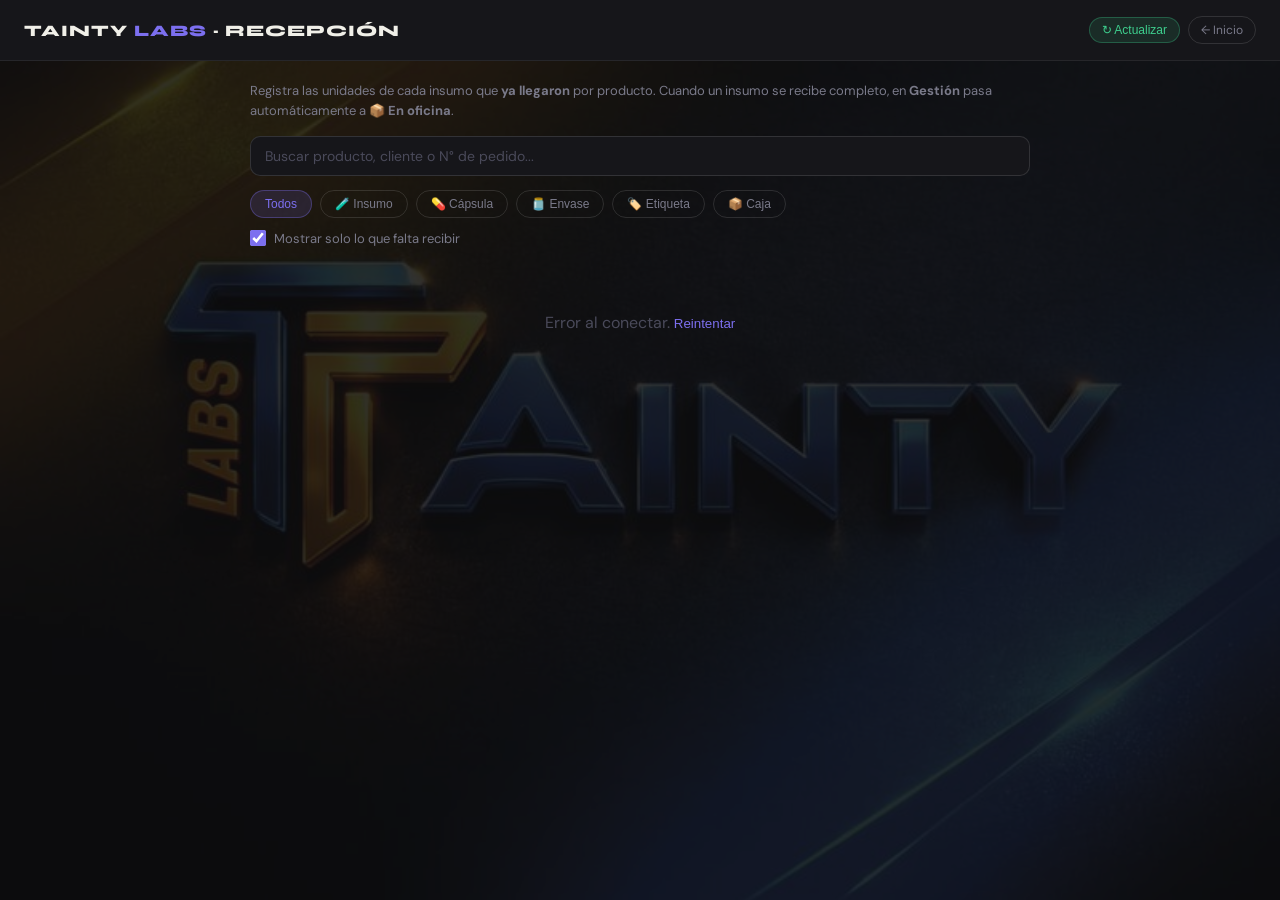
<file: recepcion_tainty.html>
<!DOCTYPE html>
<html lang="es">
<head>
<meta charset="UTF-8">
<meta name="viewport" content="width=device-width, initial-scale=1.0">
<!-- PWA (app instalable) -->
<meta name="theme-color" content="#0d0d0f">
<meta name="mobile-web-app-capable" content="yes">
<meta name="apple-mobile-web-app-capable" content="yes">
<meta name="apple-mobile-web-app-status-bar-style" content="black">
<meta name="apple-mobile-web-app-title" content="Tainty">
<link rel="manifest" href="./manifest.json">
<link rel="apple-touch-icon" href="./assets/icons/apple-touch-icon.png">
<link rel="icon" type="image/png" sizes="192x192" href="./assets/icons/icon-192.png">
<title>Recepción de Insumos · Tainty</title>
<link href="https://fonts.googleapis.com/css2?family=Syne:wght@400;600;700;800&family=DM+Sans:wght@400;500&family=DM+Mono:wght@400;500&display=swap" rel="stylesheet">
<script>/* Tema claro/oscuro compartido · se aplica antes de pintar (sin parpadeo) */
(function(){
  function apply(t){
    document.documentElement.setAttribute('data-theme', t==='light'?'light':'dark');
    var m=document.querySelector('meta[name="theme-color"]');
    if(m) m.setAttribute('content', t==='light'?'#f3f3f6':'#0d0d0f');
  }
  var saved='dark';
  try{ saved=localStorage.getItem('tainty_theme')||'dark'; }catch(e){}
  apply(saved);
  window.taintyTheme={
    get:function(){try{return localStorage.getItem('tainty_theme')||'dark';}catch(e){return'dark';}},
    set:function(t){try{localStorage.setItem('tainty_theme',t);}catch(e){}apply(t);},
    toggle:function(){var n=this.get()==='light'?'dark':'light';this.set(n);return n;}
  };
})();
</script>
<link rel="stylesheet" href="./assets/common.css">
<style>
.topbar-right{display:flex;align-items:center;gap:8px}
.refresh-btn{font-size:12px;padding:5px 12px;border-radius:20px;border:1px solid rgba(62,207,142,.3);background:var(--green-dim);color:var(--green);cursor:pointer}
.main{padding:1.25rem;position:relative;z-index:1;max-width:820px;margin:0 auto}
.intro{font-size:13px;color:var(--muted);margin-bottom:1rem;line-height:1.5}
.search-input{width:100%;background:var(--surface);border:1px solid var(--border2);border-radius:10px;padding:10px 14px;font-family:'DM Sans',sans-serif;font-size:14px;color:var(--text);outline:none;margin-bottom:.9rem}
.search-input:focus{border-color:var(--purple)}
.filters{display:flex;gap:8px;margin-bottom:.7rem;flex-wrap:wrap}
.ftab{font-size:12px;padding:6px 14px;border-radius:20px;border:1px solid var(--border2);background:transparent;color:var(--muted);cursor:pointer;transition:all .15s;white-space:nowrap}
.ftab.active{background:var(--purple-dim);color:var(--purple);border-color:rgba(124,111,239,.35)}
.toggle-pend{display:flex;align-items:center;gap:8px;font-size:13px;color:var(--muted);margin-bottom:1.1rem;cursor:pointer;user-select:none}
.toggle-pend input{width:16px;height:16px;accent-color:var(--purple)}
/* Card de pedido */
.pcard{background:var(--surface);border:1px solid var(--border);border-radius:16px;overflow:hidden;margin-bottom:14px}
.pcard-head{padding:14px 16px;border-bottom:1px solid var(--border);display:flex;align-items:flex-start;justify-content:space-between;gap:10px}
.pcard-titulo{min-width:0}
.pcard-num{font-family:'DM Mono',monospace;font-size:11px;color:var(--hint)}
.pcard-prod{font-family:'Syne',sans-serif;font-size:15px;font-weight:700;color:var(--text);line-height:1.2;margin-top:2px;overflow-wrap:anywhere}
.pcard-meta{font-size:12px;color:var(--muted);margin-top:3px}
.pcard-badge{font-size:11px;padding:3px 10px;border-radius:20px;white-space:nowrap;flex-shrink:0;border:1px solid transparent}
.badge-full{background:var(--green-dim);color:var(--green);border-color:rgba(62,207,142,.25)}
.badge-part{background:var(--amber-dim);color:var(--amber);border-color:rgba(245,166,35,.25)}
/* Fila de insumo */
.irow{padding:13px 16px;border-bottom:1px solid var(--border)}
.irow:last-child{border-bottom:none}
.irow.done{background:rgba(62,207,142,.05)}
.irow-top{display:flex;align-items:center;justify-content:space-between;gap:10px;margin-bottom:9px}
.irow-name{display:flex;align-items:center;gap:8px;font-size:14px;color:var(--text);font-weight:500}
.irow-ic{font-size:17px}
.irow-count{font-family:'DM Mono',monospace;font-size:12px;color:var(--muted);white-space:nowrap}
.irow-count b{color:var(--text)}
.irow-count.ok b{color:var(--green)}
.bar{height:7px;border-radius:6px;background:var(--surface2);overflow:hidden;margin-bottom:11px}
.bar-fill{height:100%;border-radius:6px;background:var(--purple);transition:width .25s,background .25s}
.bar-fill.full{background:var(--green)}
.irow-ctrl{display:flex;align-items:center;gap:8px;flex-wrap:wrap}
.qty-input{width:96px;background:var(--surface2);border:1px solid var(--border2);border-radius:9px;padding:9px 10px;font-family:'DM Mono',monospace;font-size:14px;color:var(--text);outline:none;text-align:center}
.qty-input:focus{border-color:var(--purple)}
.btn-mini{font-size:13px;padding:9px 12px;border-radius:9px;border:1px solid var(--border2);background:var(--surface2);color:var(--text);cursor:pointer;font-family:'DM Sans',sans-serif;-webkit-tap-highlight-color:transparent}
.btn-mini:active{transform:scale(.96)}
.btn-guardar{border-color:rgba(124,111,239,.35);background:var(--purple-dim);color:var(--purple)}
.btn-todo{border-color:rgba(62,207,142,.35);background:var(--green-dim);color:var(--green);font-weight:500}
.btn-reset{color:var(--muted);padding:9px 11px}
.si{font-size:12px;color:var(--muted);min-width:20px}
.si.ok{color:var(--green)}
.si.err{color:var(--red)}
.empty{text-align:center;padding:3rem 1rem;color:var(--hint)}
.spinner{width:30px;height:30px;border:2px solid var(--border2);border-top-color:var(--purple);border-radius:50%;animation:spin .8s linear infinite;margin:2.5rem auto;display:block}
@media(max-width:640px){
  .main{padding:1rem}
  .topbar{padding:.75rem 1rem}
  .pcard-prod{font-size:14px}
  .qty-input{width:84px}
  .btn-mini{padding:10px 12px}
}
</style>
<script src="./assets/config.js"></script>
<script src="./assets/common.js"></script>
</head>
<body>

<div class="topbar">
  <div class="logo">Tainty <span>Labs</span> &middot; Recepción</div>
  <div class="topbar-right">
    <button class="refresh-btn" onclick="cargarDatos()">&#8635; Actualizar</button>
    <a class="back-btn" href="./index.html">&#8592; Inicio</a>
  </div>
</div>

<div class="main">
  <p class="intro">Registra las unidades de cada insumo que <b>ya llegaron</b> por producto.
  Cuando un insumo se recibe completo, en <b>Gestión</b> pasa automáticamente a <b>📦 En oficina</b>.</p>

  <input class="search-input" id="search" placeholder="Buscar producto, cliente o N° de pedido..." oninput="render()">

  <div class="filters" id="chips">
    <button class="ftab active" data-ins="todos">Todos</button>
    <button class="ftab" data-ins="Insumo">🧪 Insumo</button>
    <button class="ftab" data-ins="Capsula">💊 Cápsula</button>
    <button class="ftab" data-ins="Envase">🫙 Envase</button>
    <button class="ftab" data-ins="Etiqueta">🏷️ Etiqueta</button>
    <button class="ftab" data-ins="Caja">📦 Caja</button>
  </div>

  <label class="toggle-pend">
    <input type="checkbox" id="solo-pend" onchange="render()" checked>
    Mostrar solo lo que falta recibir
  </label>

  <div id="lista"><div class="spinner"></div></div>
</div>

<div class="toast" id="toast"></div>

<script>
// Insumos físicos que pasan por recepción (la Máquina no se recibe aquí).
const FISICOS_ML  = ['Insumo','Envase','Etiqueta','Caja'];
const FISICOS_CAP = ['Insumo','Capsula','Envase','Etiqueta','Caja'];
const ICONO = {'Insumo':'🧪','Capsula':'💊','Envase':'🫙','Etiqueta':'🏷️','Caja':'📦'};
const NOMBRE = {'Insumo':'Insumo','Capsula':'Cápsula','Envase':'Envase','Etiqueta':'Etiqueta','Caja':'Caja'};

let pedidos = [], estados = {}, cantidades = {}, chipActivo = 'todos';

function insumosDe(prod){ return getTipo(prod) === 'cap' ? FISICOS_CAP : FISICOS_ML; }
function keyOf(pid, ins){ return pid + '|' + ins; }
function getEstado(pid, ins){ return estados[keyOf(pid,ins)] || 'pendiente'; }
function getRecibido(pid, ins){ return parseInt(cantidades[keyOf(pid,ins)]) || 0; }
function esCompleto(pid, ins, total){
  if (getEstado(pid,ins) === 'oficina') return true;
  return total > 0 && getRecibido(pid,ins) >= total;
}

async function cargarDatos(){
  // Pintar al instante lo último visto (si hay); si no, spinner.
  const cache=cacheLeer('recepcion');
  const teniaCache=!!(cache&&cache.pedidos);
  if(teniaCache){
    pedidos=cache.pedidos;
    estados=cache.estados||{};
    cantidades=cache.cantidades||{};
    render();
  }else{
    document.getElementById('lista').innerHTML = '<div class="spinner"></div>';
  }
  try{
    const [dp, de] = await Promise.all([
      jsonp(`${SCRIPT_URL}?action=panel&t=${Date.now()}`),
      jsonp(`${SCRIPT_URL}?action=estados&t=${Date.now()}`)
    ]);
    if (dp.success && dp.pedidos){
      pedidos = dp.pedidos.filter(p=>{
        const e = (p.estado||'').toLowerCase();
        return !e.includes('entregado') && !e.includes('cancelado');
      }).sort((a,b)=>{
        const na = parseInt((a.numPedido||'P0').replace('P',''))||0;
        const nb = parseInt((b.numPedido||'P0').replace('P',''))||0;
        return nb - na;
      });
    }
    if (de.success){ estados = de.estados || {}; cantidades = de.cantidades || {}; }
    render();
    cacheGuardar('recepcion',{pedidos,estados,cantidades});
  }catch(e){
    if(teniaCache){
      mostrarToast('Sin conexión — mostrando lo último guardado',{type:'error',duration:3000});
    }else{
      document.getElementById('lista').innerHTML =
        '<div class="empty">Error al conectar. <button onclick="cargarDatos()" style="color:var(--purple);background:none;border:none;cursor:pointer">Reintentar</button></div>';
    }
  }
}

function render(){
  const q = (document.getElementById('search').value||'').toLowerCase();
  const soloPend = document.getElementById('solo-pend').checked;

  const lista = pedidos.filter(p=>{
    if (!q) return true;
    return (p.numPedido||'').toLowerCase().includes(q)
      || (p.cliente||'').toLowerCase().includes(q)
      || (p.producto||'').toLowerCase().includes(q);
  });

  const cards = lista.map(p=>{
    const total = parseInt(p.cantidad)||0;
    // Insumos aplicables (según el tipo), respetando el chip y "No aplica" de Gestión.
    let insumos = insumosDe(p.producto).filter(ins => getEstado(p.numPedido,ins) !== 'noaplica');
    if (chipActivo !== 'todos') insumos = insumos.filter(ins => ins === chipActivo);
    if (!insumos.length) return '';

    const completos = insumos.filter(ins => esCompleto(p.numPedido, ins, total)).length;
    let visibles = insumos;
    if (soloPend) visibles = insumos.filter(ins => !esCompleto(p.numPedido, ins, total));
    if (!visibles.length) return '';

    const todoOk = completos === insumos.length;
    const badge = todoOk
      ? '<span class="pcard-badge badge-full">✓ Todo recibido</span>'
      : `<span class="pcard-badge badge-part">${completos}/${insumos.length} listos</span>`;

    const filas = visibles.map(ins => filaInsumo(p, ins, total)).join('');

    return `<div class="pcard">
      <div class="pcard-head">
        <div class="pcard-titulo">
          <div class="pcard-num">${p.numPedido||''}</div>
          <div class="pcard-prod">${escapeHtml(p.producto||'')}</div>
          <div class="pcard-meta">${escapeHtml(p.cliente||'')} · ${total.toLocaleString()} und</div>
        </div>
        ${badge}
      </div>
      ${filas}
    </div>`;
  }).filter(Boolean).join('');

  document.getElementById('lista').innerHTML = cards ||
    '<div class="empty">No hay insumos pendientes que coincidan.<br>Prueba quitar el filtro o desmarcar "solo lo que falta".</div>';
}

function filaInsumo(p, ins, total){
  const pid = p.numPedido;
  const completo = esCompleto(pid, ins, total);
  let recibido = getRecibido(pid, ins);
  // Si Gestión lo marcó "en oficina" sin cantidad, mostrarlo como recibido completo.
  if (completo && recibido === 0 && total > 0) recibido = total;
  const pct = total > 0 ? Math.min(100, Math.round(recibido/total*100)) : (completo?100:0);
  const idb = pid + '-' + ins;
  return `<div class="irow${completo?' done':''}" id="row-${idb}">
    <div class="irow-top">
      <div class="irow-name"><span class="irow-ic">${ICONO[ins]||''}</span>${NOMBRE[ins]||ins}</div>
      <div class="irow-count${completo?' ok':''}" id="lbl-${idb}"><b>${recibido.toLocaleString()}</b> / ${total.toLocaleString()}</div>
    </div>
    <div class="bar"><div class="bar-fill${completo?' full':''}" id="bar-${idb}" style="width:${pct}%"></div></div>
    <div class="irow-ctrl">
      <input class="qty-input" type="number" inputmode="numeric" min="0" max="${total}" value="${recibido}"
             id="in-${idb}" data-pid="${pid}" data-ins="${ins}" data-total="${total}">
      <button class="btn-mini btn-guardar" data-act="save" data-pid="${pid}" data-ins="${ins}" data-total="${total}">Guardar</button>
      <button class="btn-mini btn-todo" data-act="todo" data-pid="${pid}" data-ins="${ins}" data-total="${total}">✅ Llegó todo</button>
      <button class="btn-mini btn-reset" data-act="reset" data-pid="${pid}" data-ins="${ins}" data-total="${total}" title="Poner en 0">↺</button>
      <span class="si" id="si-${idb}"></span>
    </div>
  </div>`;
}

function escapeHtml(s){
  return (s||'').replace(/[&<>"']/g, c => ({'&':'&amp;','<':'&lt;','>':'&gt;','"':'&quot;',"'":'&#39;'}[c]));
}

// Delegación de eventos para los botones de cada fila.
document.getElementById('lista').addEventListener('click', e=>{
  const btn = e.target.closest('[data-act]');
  if (!btn) return;
  const {act, pid, ins, total} = btn.dataset;
  const tot = parseInt(total)||0;
  if (act === 'todo')  return guardar(pid, ins, tot, tot);
  if (act === 'reset') return guardar(pid, ins, tot, 0);
  if (act === 'save'){
    const inp = document.getElementById('in-'+pid+'-'+ins);
    return guardar(pid, ins, tot, parseInt(inp.value)||0);
  }
});
// Guardar también al presionar Enter dentro del input.
document.getElementById('lista').addEventListener('keydown', e=>{
  if (e.key !== 'Enter') return;
  const inp = e.target.closest('.qty-input');
  if (!inp) return;
  e.preventDefault();
  guardar(inp.dataset.pid, inp.dataset.ins, parseInt(inp.dataset.total)||0, parseInt(inp.value)||0);
  inp.blur();
});

async function guardar(pid, ins, total, valor){
  let v = Math.max(0, parseInt(valor)||0);
  if (total > 0) v = Math.min(v, total);   // no se puede recibir más del total
  const idb = pid + '-' + ins;
  const si = document.getElementById('si-'+idb);
  const k = keyOf(pid,ins);

  // Guardamos el estado previo para poder revertir si el guardado falla.
  const prevRecibido = getRecibido(pid, ins);
  const prevEstado = getEstado(pid, ins);

  // Actualización optimista local + UI inmediata.
  cantidades[k] = v;
  const completo = total > 0 && v >= total;
  estados[k] = completo ? 'oficina' : (prevEstado === 'oficina' ? 'pendiente' : prevEstado);
  actualizarFilaUI(pid, ins, total, v, completo);
  if (si){ si.textContent = 'Guardando…'; si.className = 'si'; }

  try{
    const r = await jsonp(`${SCRIPT_URL}?action=recibirInsumo`
      + `&pedido=${encodeURIComponent(pid)}&insumo=${encodeURIComponent(ins)}`
      + `&cantidad=${v}&total=${total}&t=${Date.now()}`);
    if (r && r.success){
      cantidades[k] = r.recibido;
      estados[k] = r.estado;
      actualizarFilaUI(pid, ins, total, r.recibido, r.completo);
      if (si){ si.textContent = '✓'; si.className = 'si ok'; }
      if (r.completo) mostrarToast(`✓ ${NOMBRE[ins]||ins} de ${pid} recibido completo`, {type:'success', duration:2200});
      setTimeout(()=>{ if(si) si.textContent=''; }, 1600);
    } else {
      throw new Error(r && r.error ? r.error : 'respuesta inválida');
    }
  }catch(err){
    // Revertir la actualización optimista: no se guardó nada en el servidor.
    cantidades[k] = prevRecibido;
    estados[k] = prevEstado;
    actualizarFilaUI(pid, ins, total, prevRecibido, esCompleto(pid, ins, total));
    if (si){ si.textContent = 'Error'; si.className = 'si err'; }
    mostrarToast('No se pudo guardar. Revisa tu conexión e intenta de nuevo.', {type:'error', duration:3500});
    setTimeout(()=>{ if(si) si.textContent=''; }, 2500);
  }
}

// Actualiza solo los elementos de una fila (sin re-render completo, para no
// perder el foco ni el scroll mientras se registra).
function actualizarFilaUI(pid, ins, total, recibido, completo){
  const idb = pid + '-' + ins;
  const pct = total > 0 ? Math.min(100, Math.round(recibido/total*100)) : (completo?100:0);
  const bar = document.getElementById('bar-'+idb);
  const lbl = document.getElementById('lbl-'+idb);
  const row = document.getElementById('row-'+idb);
  const inp = document.getElementById('in-'+idb);
  if (bar){ bar.style.width = pct+'%'; bar.classList.toggle('full', completo); }
  if (lbl){ lbl.innerHTML = `<b>${recibido.toLocaleString()}</b> / ${total.toLocaleString()}`; lbl.classList.toggle('ok', completo); }
  if (row) row.classList.toggle('done', completo);
  if (inp && document.activeElement !== inp) inp.value = recibido;
}

// Chips de filtro por insumo.
document.getElementById('chips').addEventListener('click', e=>{
  const b = e.target.closest('.ftab');
  if (!b) return;
  chipActivo = b.dataset.ins;
  document.querySelectorAll('#chips .ftab').forEach(x=>x.classList.remove('active'));
  b.classList.add('active');
  render();
});

if (document.readyState === 'loading') document.addEventListener('DOMContentLoaded', cargarDatos);
else cargarDatos();
</script>
<script>
/* Registro del Service Worker · PWA Tainty */
if ('serviceWorker' in navigator) {
  window.addEventListener('load', function () {
    navigator.serviceWorker.register('./sw.js').catch(function (e) {
      console.warn('SW no registrado:', e);
    });
  });
}
</script>
</body>
</html>
</file>
<file: assets/common.css>
/* =========================================================
   Tainty — common.css
   Shared design tokens + base reset + common components.
   Page-specific styles stay in each HTML's <style> block.
   ========================================================= */

:root{
  --bg:#0d0d0f;
  --surface:#16161a;
  --surface2:#1e1e24;
  --border:rgba(255,255,255,0.07);
  --border2:rgba(255,255,255,0.12);
  --text:#f0efe8;
  --muted:#7a7a8a;
  --hint:#4a4a5a;
  --purple:#7c6fef;--purple-dim:rgba(124,111,239,0.15);
  --green:#3ecf8e; --green-dim:rgba(62,207,142,0.12);
  --amber:#f5a623; --amber-dim:rgba(245,166,35,0.12);
  --blue:#4ca3e8;  --blue-dim:rgba(76,163,232,0.12);
  --red:#e8524a;   --red-dim:rgba(232,82,74,0.1);
  --teal:#26c6b0;  --teal-dim:rgba(38,198,176,0.12);
}

/* =========================================================
   Tema CLARO
   Se activa con <html data-theme="light"> (lo pone el script
   compartido según la preferencia guardada en localStorage).
   Como todo el diseño usa estas variables, solo hace falta
   redefinirlas aquí para que toda la app cambie de tema.
   ========================================================= */
:root[data-theme="light"]{
  --bg:#f3f3f6;
  --surface:#ffffff;
  --surface2:#eceef2;
  --border:rgba(0,0,0,0.09);
  --border2:rgba(0,0,0,0.15);
  --text:#1b1b22;
  --muted:#5c5c6b;
  --hint:#9898a6;
  --purple:#6355e0; --purple-dim:rgba(124,111,239,0.14);
  --green:#1f9d63;  --green-dim:rgba(62,207,142,0.16);
  --amber:#b9780c;  --amber-dim:rgba(245,166,35,0.18);
  --blue:#2e7fc6;   --blue-dim:rgba(76,163,232,0.16);
  --red:#d33a31;    --red-dim:rgba(232,82,74,0.12);
  --teal:#128a7b;   --teal-dim:rgba(38,198,176,0.16);
}
/* La textura de fondo es oscura: en claro se baja casi del todo. */
:root[data-theme="light"] body::before{opacity:.035}
/* El overlay del PIN usa un fondo fijo; en claro debe ser claro. */
:root[data-theme="light"] .pin-overlay{background:rgba(243,243,246,.97)}

/* Reset */
*{box-sizing:border-box;margin:0;padding:0}
body{
  font-family:'DM Sans',sans-serif;
  background:var(--bg);
  color:var(--text);
  min-height:100vh;
  position:relative;
  /* Evita el scroll horizontal en móvil si algún contenido dinámico
     (números o nombres largos) se pasa de ancho. `clip` no rompe el
     sticky del topbar ni crea un segundo scroll como haría `hidden`. */
  overflow-x:clip;
}
body::before{
  content:'';
  position:fixed;
  inset:0;
  background:url('./bg.jpg') center/cover no-repeat;
  opacity:0.15;
  pointer-events:none;
  z-index:0;
}

/* Topbar */
.topbar{
  display:flex;align-items:center;justify-content:space-between;
  padding:1rem 1.5rem;
  background:var(--surface);
  border-bottom:1px solid var(--border);
  position:sticky;top:0;z-index:10;
}
.logo{
  font-family:'Syne',sans-serif;
  font-size:16px;font-weight:800;letter-spacing:.06em;
  color:var(--text);
  text-transform:uppercase;
}
.logo span{color:var(--purple)}
.topbar-right{display:flex;align-items:center;gap:8px}
.back-btn{
  font-size:12px;padding:5px 12px;border-radius:20px;
  border:1px solid var(--border2);background:transparent;
  color:var(--muted);cursor:pointer;text-decoration:none;
  display:inline-flex;align-items:center;gap:4px;
}
.back-btn:hover{color:var(--text)}
.lock-btn{
  font-size:12px;padding:5px 12px;border-radius:20px;
  border:1px solid var(--border2);background:transparent;
  color:var(--muted);cursor:pointer;
}

/* PIN lock screen (shared across modules) */
.pin-overlay{
  position:fixed;inset:0;
  background:rgba(13,13,15,.97);
  z-index:100;
  display:flex;align-items:center;justify-content:center;
}
.pin-overlay.hidden{display:none}
.pin-card{
  background:var(--surface);
  border:1px solid var(--border2);
  border-radius:20px;
  padding:2.5rem 2rem;
  width:min(320px, 92vw);
  text-align:center;
  position:relative;z-index:1;
  box-sizing:border-box;
}
.pin-logo{font-family:'Syne',sans-serif;font-size:22px;font-weight:800;margin-bottom:6px}
.pin-logo span{color:var(--purple)}
.pin-sub{font-size:13px;color:var(--muted);margin-bottom:2rem}
.pin-dots{display:flex;justify-content:center;gap:14px;margin-bottom:2rem}
.pin-dot{
  width:14px;height:14px;border-radius:50%;
  border:2px solid var(--border2);
  background:transparent;transition:all .15s;
}
.pin-dot.filled{background:var(--purple);border-color:var(--purple)}
.pin-dot.error{background:var(--red);border-color:var(--red)}
.pin-grid{display:grid;grid-template-columns:repeat(3,1fr);gap:10px;margin-bottom:1rem}
.pin-key{
  font-family:'Syne',sans-serif;font-size:20px;font-weight:700;
  padding:14px 0;border-radius:12px;
  border:1px solid var(--border2);
  background:var(--surface2);color:var(--text);
  cursor:pointer;transition:all .15s;
  min-height:48px;
  -webkit-tap-highlight-color:transparent;
}
.pin-key:hover{background:var(--purple-dim);color:var(--purple);border-color:rgba(124,111,239,.3)}
.pin-key:active{transform:scale(.95);background:var(--purple-dim)}
.pin-clear{
  font-size:18px;color:var(--muted);background:none;border:none;cursor:pointer;
  min-height:48px;
  -webkit-tap-highlight-color:transparent;
}
.pin-clear:active{color:var(--purple)}
.pin-err{font-size:13px;color:var(--red);height:20px;margin-top:6px}

/* Tabs */
.tabs-nav{
  display:flex;background:var(--surface);
  border-bottom:1px solid var(--border);
  position:relative;z-index:9;
}
.tab-nav-btn{
  font-family:'DM Sans',sans-serif;
  font-size:13px;font-weight:500;
  padding:12px 24px;
  border:none;background:transparent;
  color:var(--muted);cursor:pointer;
  border-bottom:2px solid transparent;
  transition:all .15s;
}
.tab-nav-btn.active{color:var(--purple);border-bottom-color:var(--purple)}
.tab-content{display:none;padding:1.5rem;position:relative;z-index:1}
.tab-content.active{display:block}

/* Stat cards */
.stat-card{
  background:var(--surface);
  border:1px solid var(--border);
  border-radius:14px;
  padding:1.25rem;
  /* min-width:0 permite que la tarjeta encoja dentro de un grid/flex cuando
     un número largo (ej. "S/ 1,360,975.50") forzaría el ancho y desbordaría. */
  min-width:0;
}
.stat-label{font-size:12px;color:var(--muted);margin-bottom:6px}
.stat-val{font-family:'DM Mono',monospace;font-size:20px;font-weight:500}

/* Charts */
.chart-card{
  background:var(--surface);
  border:1px solid var(--border);
  border-radius:14px;
  padding:1.25rem;
  min-width:0;
}
.chart-card.full{grid-column:1/-1}
.chart-title{font-family:'Syne',sans-serif;font-size:14px;font-weight:700;margin-bottom:1rem;color:var(--text)}
.chart-wrap{position:relative;height:220px}

/* Form inputs */
.sel{
  background:var(--surface);
  border:1px solid var(--border2);
  border-radius:10px;
  padding:9px 12px;
  font-family:'DM Sans',sans-serif;
  font-size:13px;color:var(--text);
  cursor:pointer;outline:none;
}
.sel:focus{border-color:var(--purple)}
.search-input{
  width:100%;
  background:var(--surface);
  border:1px solid var(--border2);
  border-radius:10px;
  padding:9px 12px 9px 36px;
  font-family:'DM Sans',sans-serif;
  font-size:14px;color:var(--text);
}
.search-input::placeholder{color:var(--hint)}
.search-input:focus{outline:none;border-color:var(--purple)}
.search-icon{
  position:absolute;left:12px;top:50%;
  transform:translateY(-50%);
  color:var(--hint);font-size:14px;
  pointer-events:none;
}

/* Tables */
table{width:100%;border-collapse:collapse;font-size:13px}
thead tr{background:var(--surface2);border-bottom:1px solid var(--border2)}
th{
  padding:10px 14px;text-align:left;
  font-size:11px;font-weight:500;
  color:var(--muted);
  text-transform:uppercase;letter-spacing:.06em;
  white-space:nowrap;
}
tbody tr{border-bottom:1px solid var(--border);transition:background .1s}
tbody tr:last-child{border:none}
tbody tr:hover{background:var(--surface2)}
td{padding:10px 14px;color:var(--text);white-space:nowrap}
.td-mono{font-family:'DM Mono',monospace;font-size:12px}

/* Badges */
.badge-pending{
  font-size:11px;padding:2px 8px;border-radius:20px;
  background:var(--red-dim);color:var(--red);
  border:1px solid rgba(232,82,74,.2);
  font-weight:500;display:inline-flex;
}
.badge-done{
  font-size:11px;padding:2px 8px;border-radius:20px;
  background:var(--green-dim);color:var(--green);
  border:1px solid rgba(62,207,142,.2);
  font-weight:500;display:inline-flex;
}
.badge-partial{
  font-size:11px;padding:2px 8px;border-radius:20px;
  background:var(--amber-dim);color:var(--amber);
  border:1px solid rgba(245,166,35,.2);
  font-weight:500;display:inline-flex;
}

/* Modals */
.modal-overlay{
  position:fixed;inset:0;
  background:rgba(0,0,0,.8);
  z-index:50;
  display:flex;align-items:center;justify-content:center;
  opacity:0;pointer-events:none;transition:opacity .2s;
}
.modal-overlay.visible{opacity:1;pointer-events:all}
.modal{
  background:var(--surface);
  border:1px solid var(--border2);
  border-radius:20px;
  padding:1.75rem;
  width:100%;max-width:440px;
  position:relative;z-index:51;
  max-height:90vh;overflow-y:auto;
}
.modal-header{display:flex;align-items:flex-start;justify-content:space-between;margin-bottom:1.25rem}
.modal-title{font-family:'Syne',sans-serif;font-size:17px;font-weight:700}
.modal-close{background:none;border:none;color:var(--muted);cursor:pointer;font-size:18px;padding:2px 6px}
.modal-sub{font-size:13px;color:var(--muted);margin-top:2px}
.modal-body{display:flex;flex-direction:column;gap:12px}
.modal-footer{display:flex;gap:10px;margin-top:1.25rem}

/* Buttons (shared variants) */
.btn-primary{
  padding:10px 16px;border-radius:10px;border:none;
  background:var(--purple);color:#fff;cursor:pointer;
  font-family:'DM Sans',sans-serif;font-size:14px;font-weight:500;
}
.btn-primary:hover{opacity:.85}
.btn-primary:disabled{opacity:.4;cursor:not-allowed}
.btn-cancel{
  padding:10px 16px;border-radius:10px;
  border:1px solid var(--border2);
  background:transparent;color:var(--muted);
  cursor:pointer;
  font-family:'DM Sans',sans-serif;font-size:14px;
}

/* Toast (notification, opacity-based, no auto-hide built in) */
.toast{
  position:fixed;bottom:24px;right:24px;
  background:var(--surface);
  border:1px solid var(--border2);
  border-radius:10px;
  padding:10px 16px;
  font-size:13px;color:var(--muted);
  z-index:200;
  opacity:0;transition:opacity .2s;
  pointer-events:none;
}
.toast.visible{opacity:1}
.toast.error{border-color:rgba(232,82,74,.3);color:var(--red)}
.toast.success{border-color:rgba(62,207,142,.3);color:var(--green)}

/* Spinner */
.spinner{
  width:32px;height:32px;
  border:2px solid var(--border2);
  border-top-color:var(--purple);
  border-radius:50%;
  animation:spin .8s linear infinite;
  margin:0 auto 12px;
}
@keyframes spin{to{transform:rotate(360deg)}}

/* Loading overlay */
.loading-overlay{
  position:fixed;inset:0;
  background:var(--bg);
  z-index:50;
  display:flex;align-items:center;justify-content:center;
  flex-direction:column;gap:16px;
}
.loading-overlay.hidden{display:none}
.loading-text{font-size:14px;color:var(--muted)}

/* =========================================================
   Responsive — mobile baseline
   Applies to all shared components. Page-specific styles
   can still override via their own @media in <style>.
   ========================================================= */
@media (max-width: 640px){
  /* Topbar adapts: smaller padding, allow wrap, smaller logo. */
  .topbar{
    padding:.75rem 1rem;
    flex-wrap:wrap;
    gap:8px;
  }
  .logo{font-size:14px;letter-spacing:.04em}
  .topbar-right{
    flex-wrap:wrap;
    gap:6px;
  }
  .back-btn,.lock-btn{
    font-size:11px;
    padding:4px 10px;
  }

  /* PIN card uses min() in base style, so it already scales. Just tighten padding
     and shrink keys a bit for narrow phones. */
  .pin-card{padding:1.75rem 1.5rem}
  .pin-key{padding:14px 0;font-size:18px;min-height:52px}
  .pin-grid{gap:8px}

  /* Tabs scroll horizontally if they overflow. */
  .tabs-nav{
    overflow-x:auto;
    -webkit-overflow-scrolling:touch;
  }
  .tabs-nav::-webkit-scrollbar{display:none}
  .tab-nav-btn{
    padding:10px 16px;
    font-size:12px;
    white-space:nowrap;
    flex-shrink:0;
  }
  .tab-content{padding:1rem}

  /* Modals: safe margins via overlay padding, modal fills available width. */
  .modal-overlay{padding:.75rem}
  .modal{
    max-width:100%;
    padding:1.25rem;
    border-radius:16px;
  }
  .modal-title{font-size:15px}

  /* Tables: smaller font and padding (rely on parent's .table-scroll for overflow). */
  th{padding:8px 10px;font-size:10px}
  td{padding:8px 10px;font-size:12px}

  /* Form controls: full width and consistent sizing. */
  .search-wrap{width:100%}
  .search-input{font-size:13px}
  .sel{font-size:12px;padding:8px 10px}

  /* Stat cards: tighter padding, slightly smaller numbers. */
  .stat-card{padding:1rem}
  .stat-val{font-size:18px}

  /* Chart canvases: shorter on phones. */
  .chart-wrap{height:200px}
  .chart-card{padding:1rem}
  .chart-title{font-size:13px}

  /* Toast: stretch with margin so it never overflows. */
  .toast{
    bottom:16px;right:16px;left:16px;
    text-align:center;
  }
}

/* Extra-small phones (iPhone SE, narrow Android). */
@media (max-width: 400px){
  .topbar{padding:.6rem .75rem}
  .logo{font-size:13px}
  .back-btn,.lock-btn{font-size:10px;padding:3px 8px}
  .tab-content{padding:.75rem}
  .modal-overlay{padding:.5rem}
  .modal{padding:1rem}
  .pin-card{padding:1.5rem 1.25rem}
  .pin-key{padding:12px 0;font-size:16px;min-height:46px}
  .pin-grid{gap:6px}
  .pin-dots{gap:10px;margin-bottom:1.5rem}
  .pin-logo{font-size:18px}
  .pin-sub{font-size:12px;margin-bottom:1.25rem}
  .stat-card{padding:.75rem}
  .stat-val{font-size:16px}
  .chart-wrap{height:180px}
}
</file>
